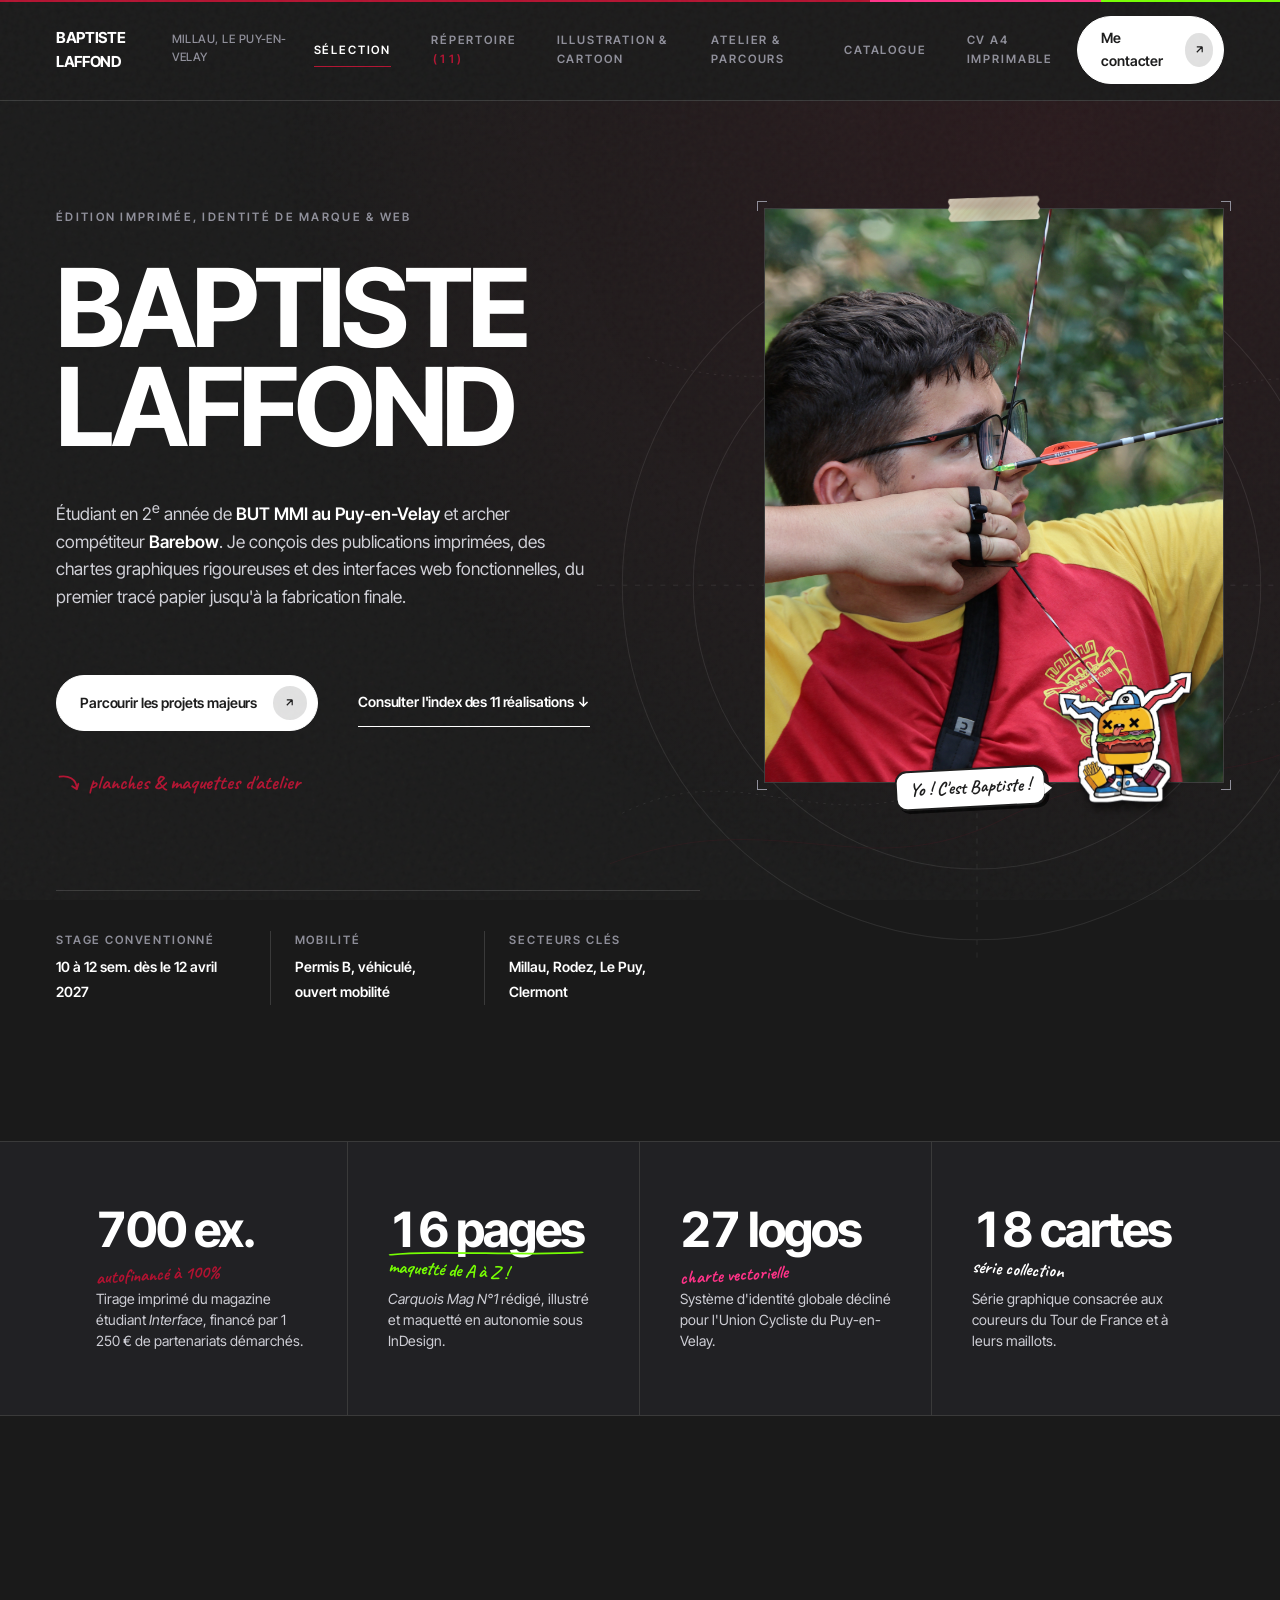
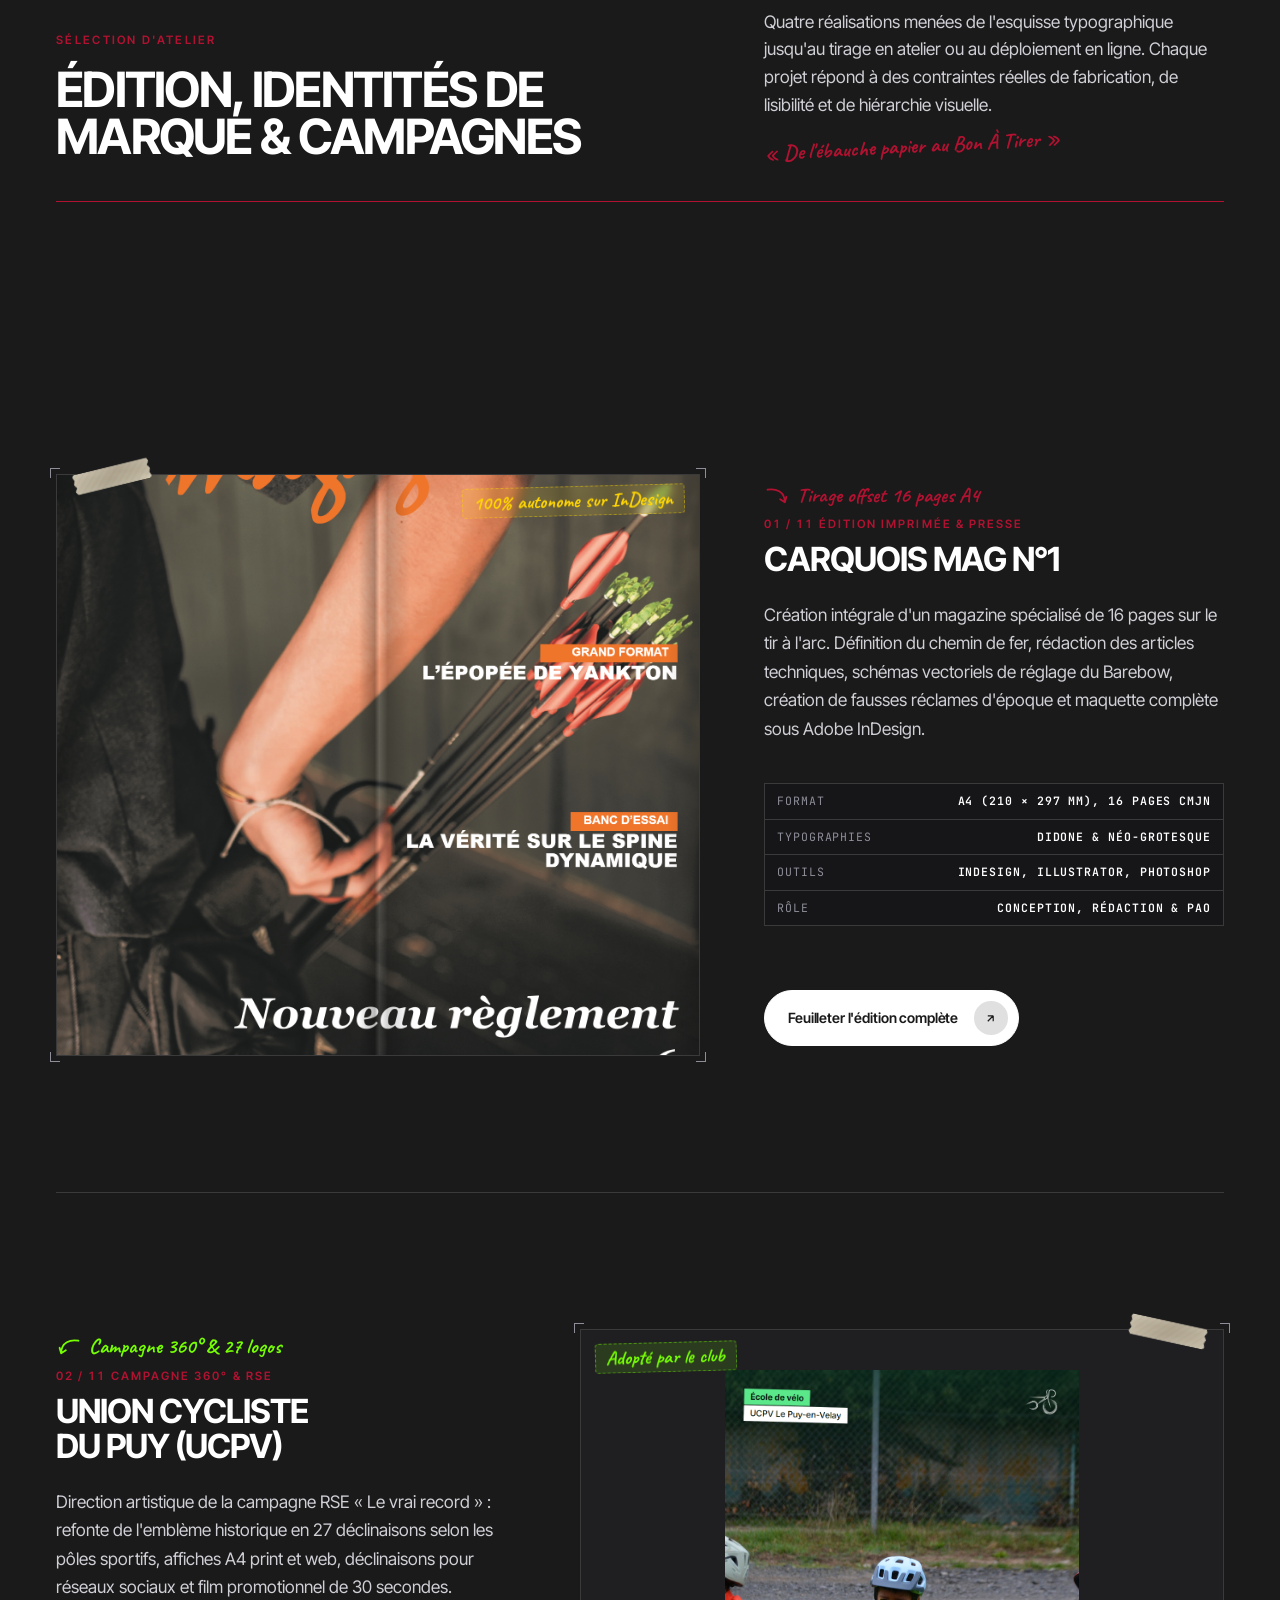
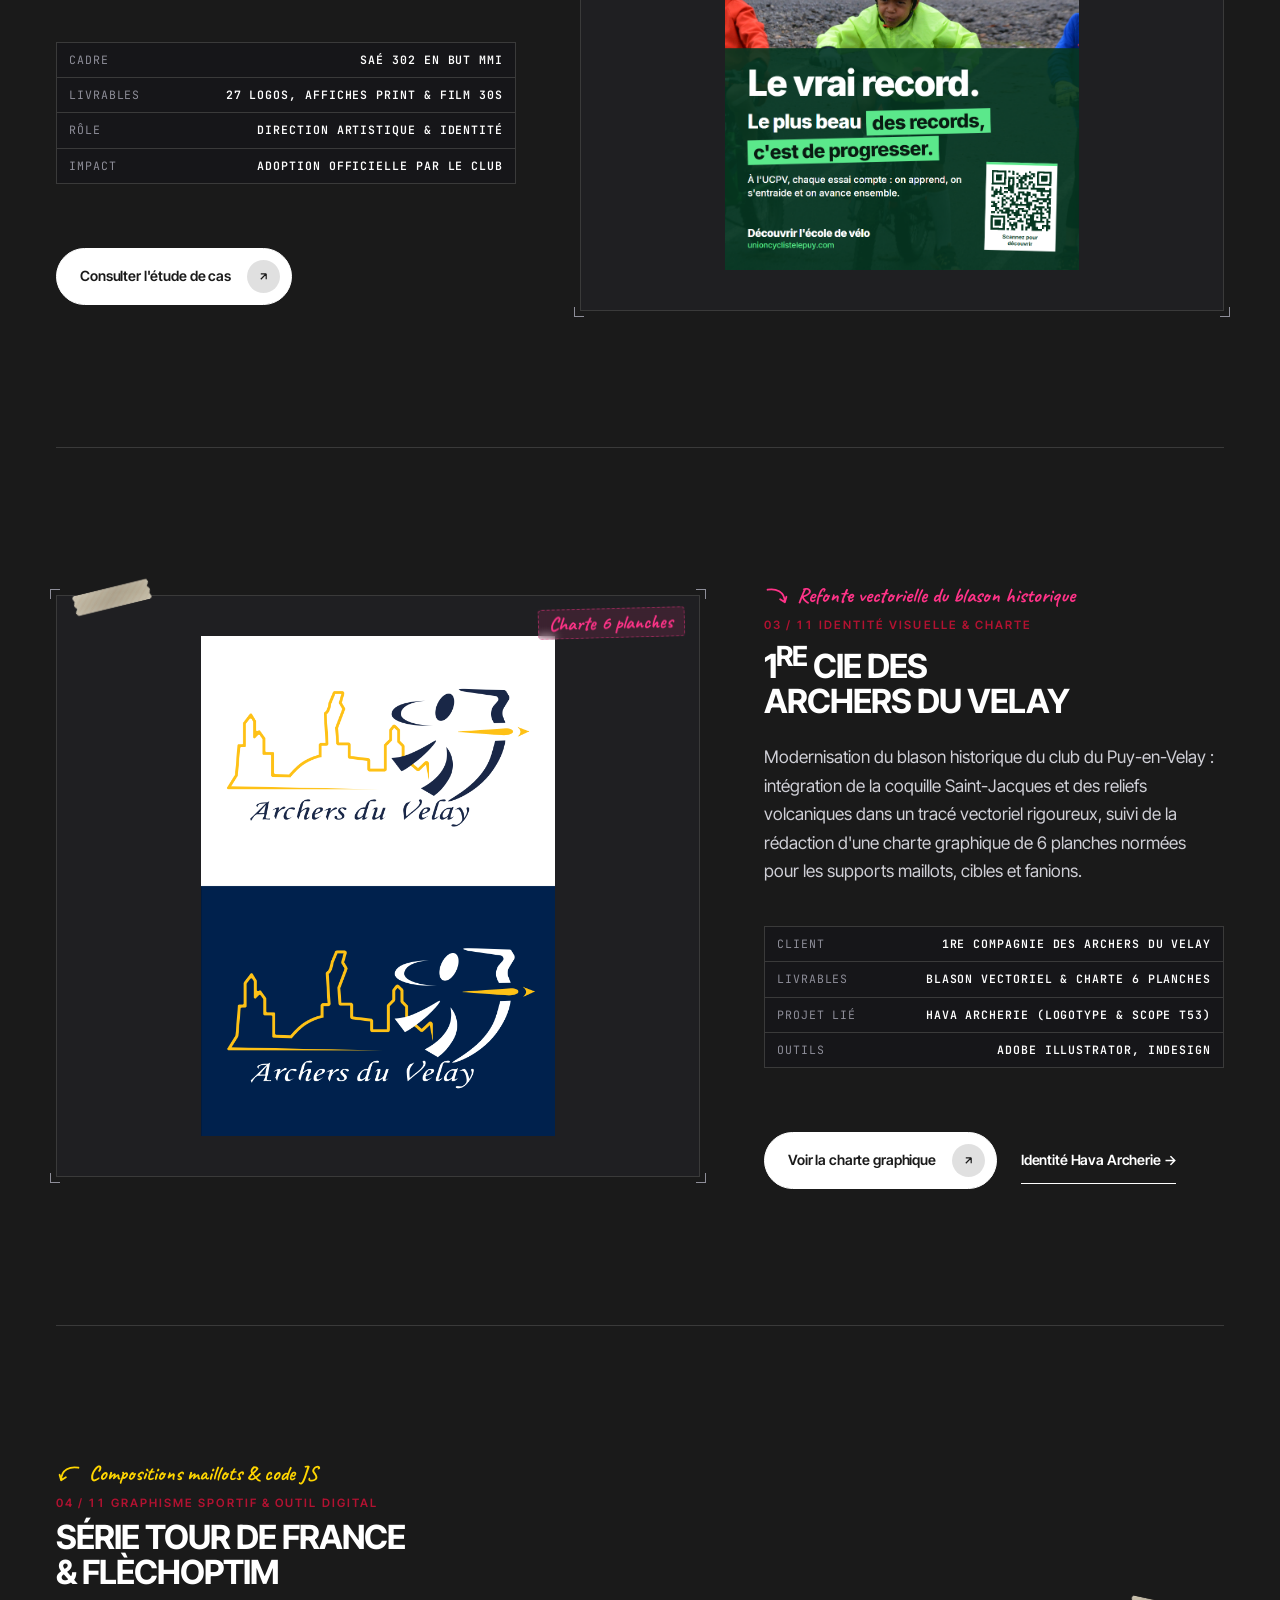
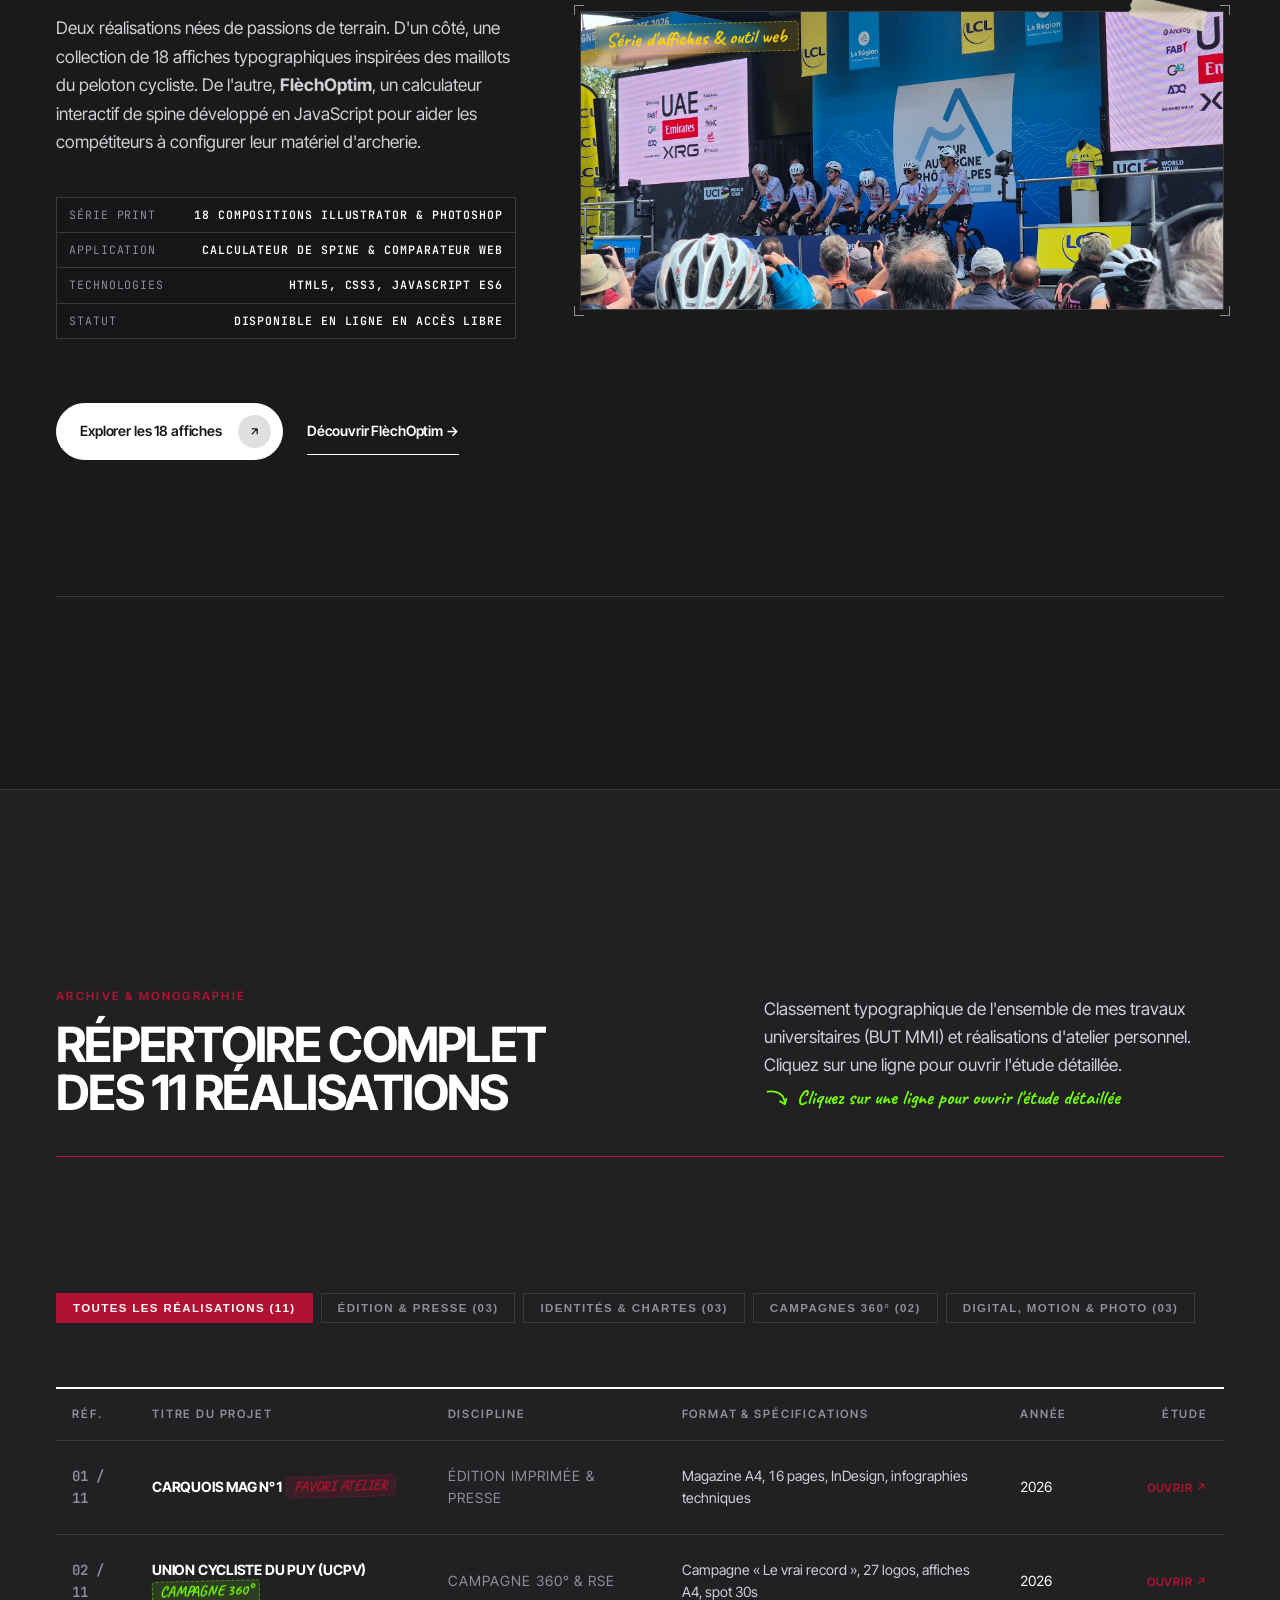
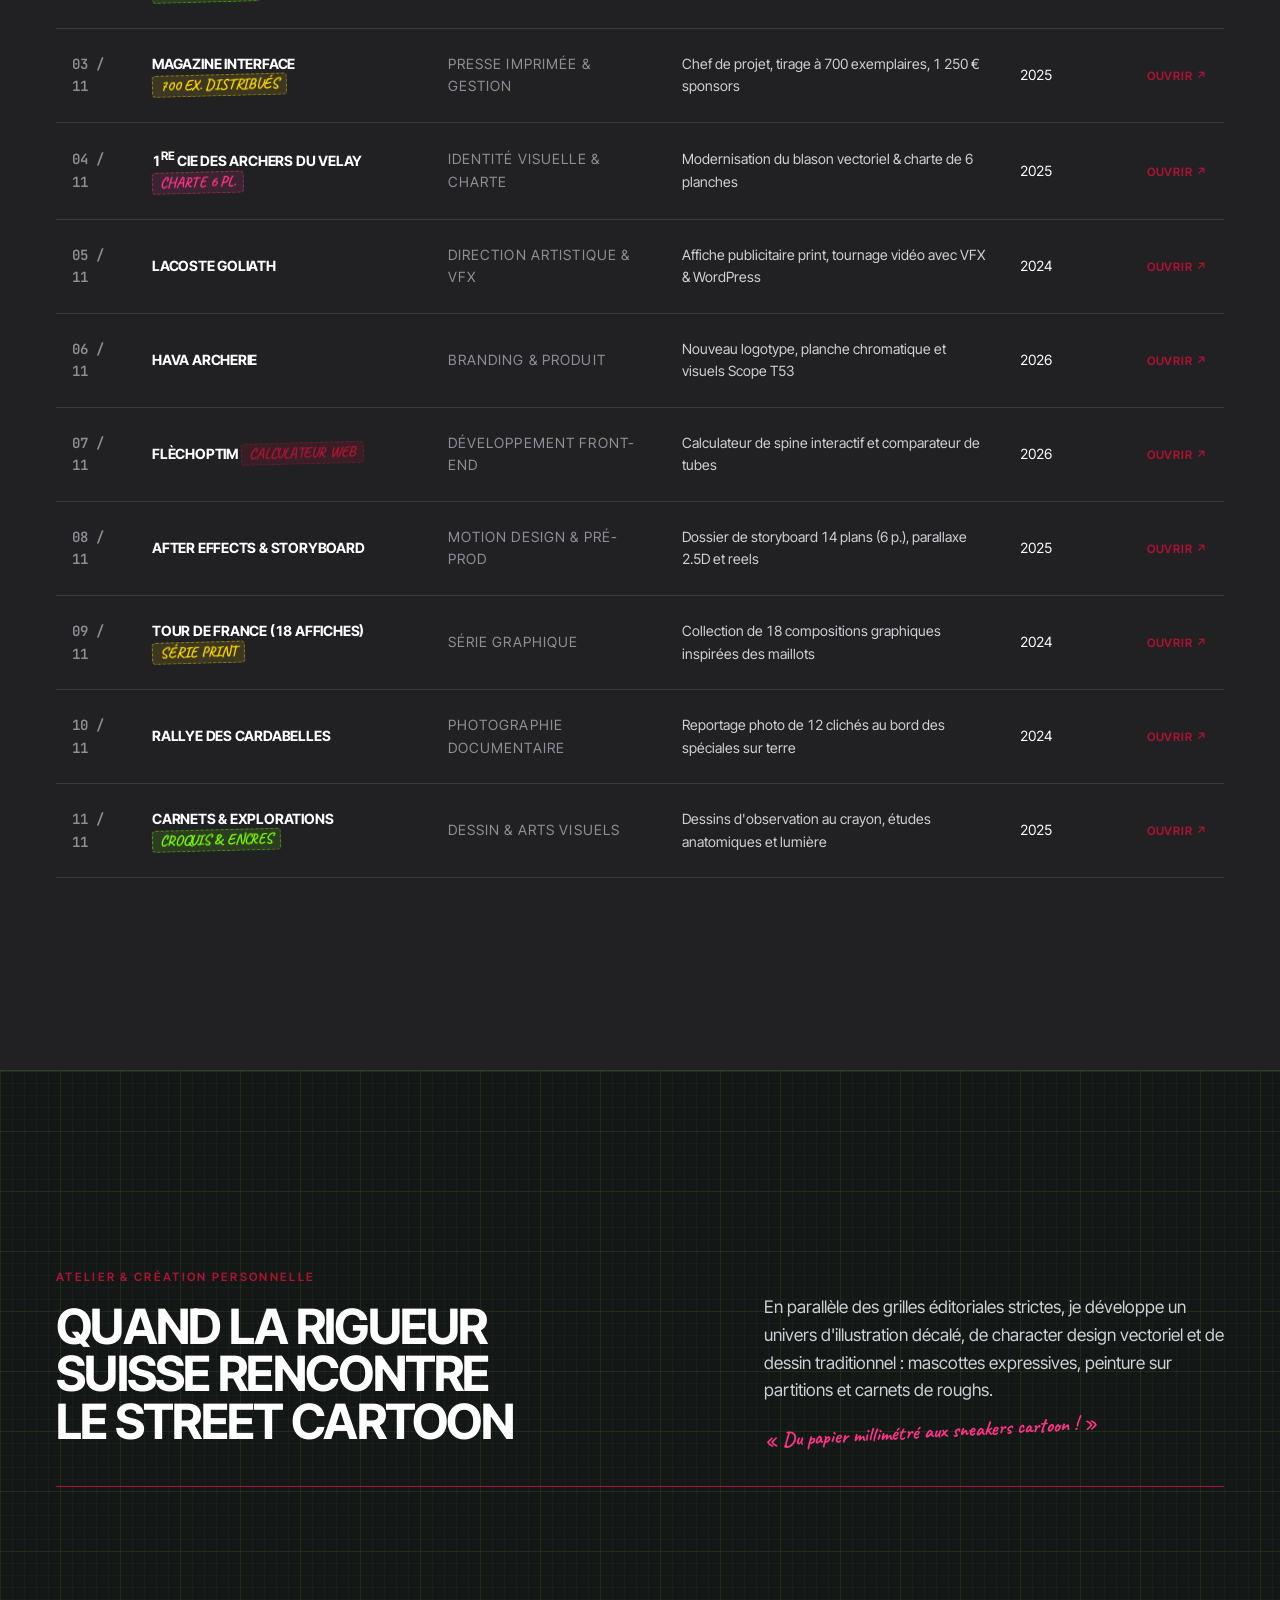
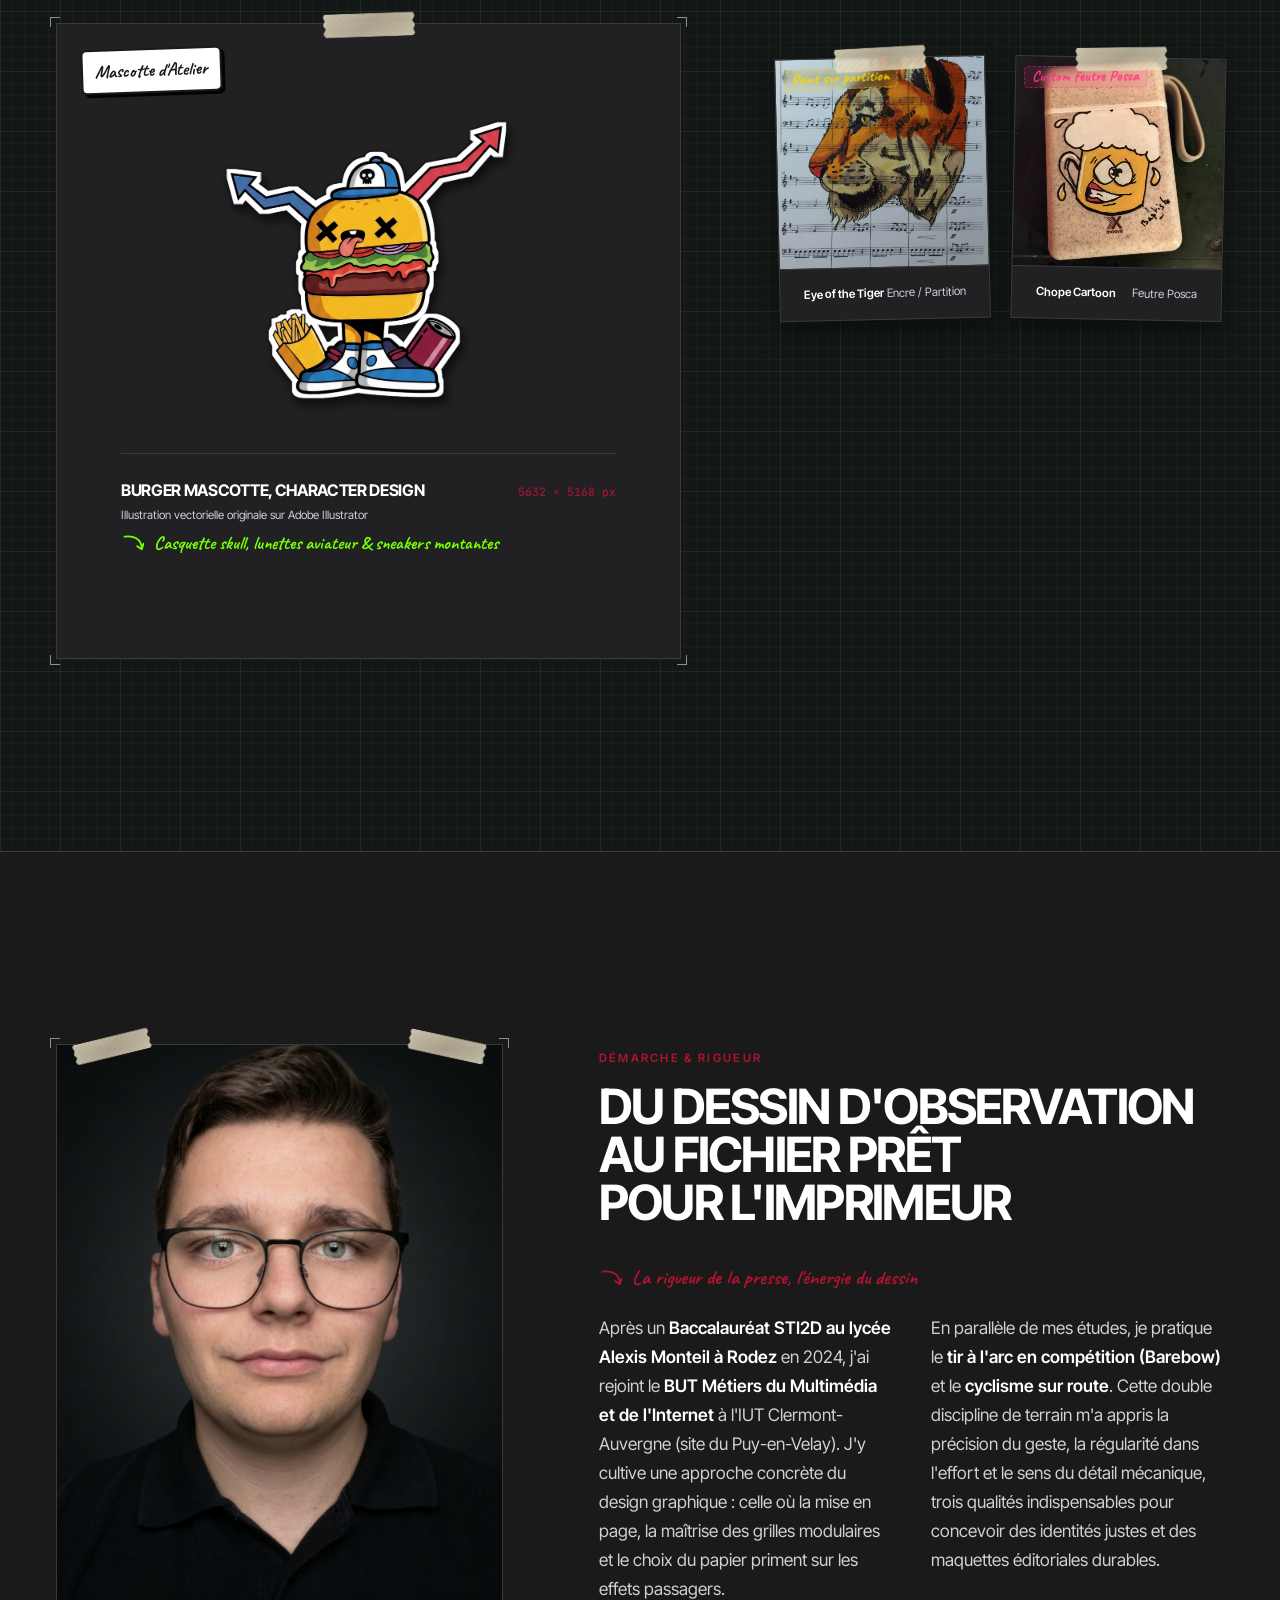
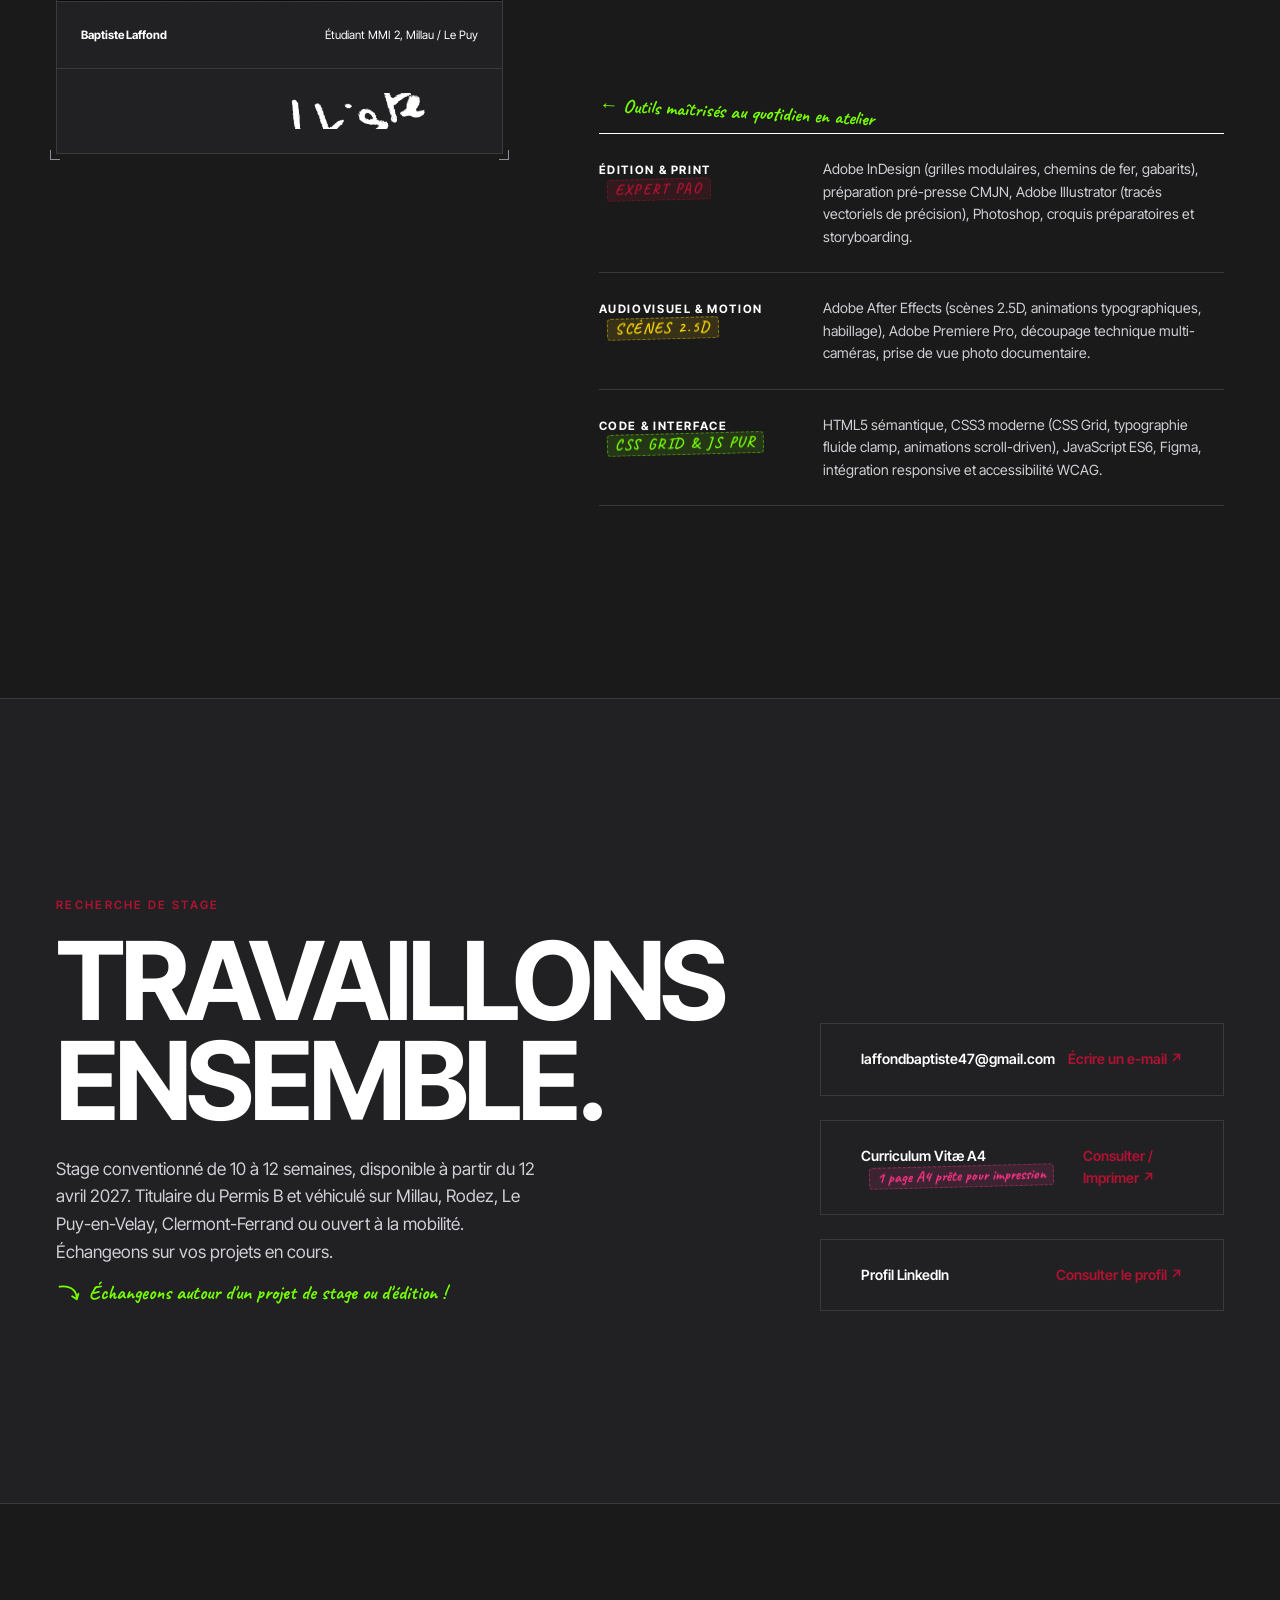
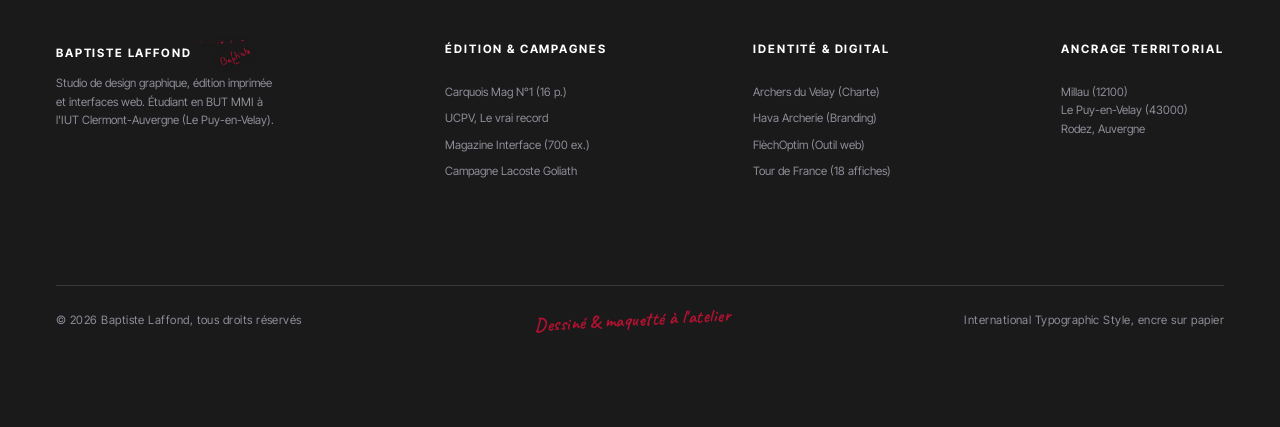
<file: index.html>
<!DOCTYPE html>
<html lang="fr-CH">

<head>
    <meta charset="UTF-8">
    <meta name="viewport" content="width=device-width, initial-scale=1.0">
    <meta name="color-scheme" content="dark">
    <title>Baptiste Laffond, Design Graphique, Édition &amp; Typographie</title>

    <!-- Typographie Néo-Grotesque Suisse (Inter Tight), Accent Éditorial (Instrument Serif) & Écriture d'Atelier (Caveat) -->
    <link rel="preconnect" href="https://fonts.googleapis.com">
    <link rel="preconnect" href="https://fonts.gstatic.com" crossorigin>
    <link href="https://fonts.googleapis.com/css2?family=Caveat:wght@600;700&family=Instrument+Serif:ital@0;1&family=Inter+Tight:ital,wght@0,400;0,500;0,600;0,700;1,400;1,500&family=JetBrains+Mono:wght@400;600&display=swap" rel="stylesheet">

    <link rel="stylesheet" href="portfolio-style.css">
</head>

<body>
    <!-- ==========================================================================
       0. DÉFINITIONS SVG D'ATELIER (FILTRE STICKER VINYLE DIE-CUT & TAMPON ENCREUR)
       ========================================================================== -->
    <svg width="0" height="0" style="position:absolute; width:0; height:0; pointer-events:none;" aria-hidden="true">
        <defs>
            <!-- Filtre de découpe d'autocollant vinyle blanc (Die-Cut Sticker) pour mascottes & croquis -->
            <filter id="vinyl-sticker" x="-18%" y="-18%" width="136%" height="136%" color-interpolation-filters="sRGB">
                <feMorphology in="SourceAlpha" result="DILATED_WHITE" operator="dilate" radius="3.8"></feMorphology>
                <feFlood flood-color="#FFFFFF" flood-opacity="1" result="WHITE_FILL"></feFlood>
                <feComposite in="WHITE_FILL" in2="DILATED_WHITE" operator="in" result="WHITE_BORDER"></feComposite>
                <feMorphology in="DILATED_WHITE" result="DILATED_BLACK" operator="dilate" radius="1"></feMorphology>
                <feFlood flood-color="#121214" flood-opacity="0.9" result="BLACK_FILL"></feFlood>
                <feComposite in="BLACK_FILL" in2="DILATED_BLACK" operator="in" result="OUTER_LINE"></feComposite>
                <feDropShadow in="OUTER_LINE" dx="3" dy="6" stdDeviation="4" flood-color="#000000" flood-opacity="0.65" result="STICKER_SHADOW"></feDropShadow>
                <feMerge>
                    <feMergeNode in="STICKER_SHADOW"></feMergeNode>
                    <feMergeNode in="OUTER_LINE"></feMergeNode>
                    <feMergeNode in="WHITE_BORDER"></feMergeNode>
                    <feMergeNode in="SourceGraphic"></feMergeNode>
                </feMerge>
            </filter>

            <!-- Filtre de grain d'encre humide pour tampons de Bon À Tirer (BAT) -->
            <filter id="stamp-rough" x="-5%" y="-5%" width="110%" height="110%">
                <feTurbulence type="fractalNoise" baseFrequency="0.09" numOctaves="2" result="noise"></feTurbulence>
                <feDisplacementMap in="SourceGraphic" in2="noise" scale="1.4" xChannelSelector="R" yChannelSelector="G"></feDisplacementMap>
            </filter>
        </defs>
    </svg>

    <!-- Lumière d'ambiance unifiante & tactile -->
    <div class="ambient-layer" aria-hidden="true"></div>

    <!-- ==========================================================================
       1. NAVIGATION ARCHITECTURALE FLOTTANTE
       ========================================================================== -->
    <header class="topbar">
        <div class="topbar-inner">
            <a href="portfolio.html" class="brand-mark" aria-label="Accueil Baptiste Laffond">
                Baptiste Laffond
                <span class="brand-mark-sub">Millau, Le Puy-en-Velay</span>
            </a>

            <nav class="nav-links" aria-label="Navigation principale">
                <a href="#selection" class="nav-link active">Sélection</a>
                <a href="#repertoire" class="nav-link">Répertoire <span class="nav-link-badge">(11)</span></a>
                <a href="#illustration" class="nav-link">Illustration &amp; Cartoon</a>
                <a href="#atelier" class="nav-link">Atelier &amp; Parcours</a>
                <a href="projets.html" class="nav-link">Catalogue</a>
                <a href="cv-print.html" target="_blank" class="nav-link">CV A4 Imprimable</a>
            </nav>

            <div style="display:flex; align-items:center; gap:var(--space-sm);">
                <a href="#contact" class="cta-swiss">
                    <span>Me contacter</span>
                    <span class="arrow-circle" aria-hidden="true">
                        <svg viewBox="0 0 24 24"><path d="M7 17L17 7M17 7H7M17 7V17"/></svg>
                    </span>
                </a>

                <!-- Bouton Menu Burger Mobile Responsive -->
                <button class="burger-btn" type="button" aria-label="Ouvrir le menu de navigation" aria-expanded="false" aria-controls="mobile-drawer">
                    <span class="burger-box">
                        <span class="burger-line line-1"></span>
                        <span class="burger-line line-2"></span>
                        <span class="burger-line line-3"></span>
                    </span>
                </button>
            </div>
        </div>
    </header>

    <!-- TIROIR DE NAVIGATION MOBILE RESPONSIVE -->
    <div class="mobile-drawer" id="mobile-drawer" aria-hidden="true">
        <div class="mobile-drawer-inner">
            <div class="mobile-drawer-head">
                <span class="eyebrow eyebrow-accent">Navigation mobile</span>
                <span class="draw-note rotate-right" style="color:var(--accent-lime); font-size:1.15rem;">« Studio d'atelier »</span>
            </div>
            <nav class="mobile-nav-links" aria-label="Navigation mobile">
                <a href="#selection" class="mobile-nav-link active"><span>Sélection d'atelier</span><span class="mobile-nav-num">01</span></a>
                <a href="#repertoire" class="mobile-nav-link"><span>Répertoire complet (11)</span><span class="mobile-nav-num">02</span></a>
                <a href="#illustration" class="mobile-nav-link"><span>Illustration &amp; Cartoon</span><span class="mobile-nav-num">03</span></a>
                <a href="#atelier" class="mobile-nav-link"><span>Atelier &amp; Parcours</span><span class="mobile-nav-num">04</span></a>
                <a href="projets.html" class="mobile-nav-link"><span>Catalogue monographique</span><span class="mobile-nav-num">05</span></a>
                <a href="cv-print.html" target="_blank" class="mobile-nav-link"><span>CV A4 Imprimable</span><span class="mobile-nav-num">06</span></a>
            </nav>
            <div class="mobile-drawer-footer">
                <a href="mailto:laffondbaptiste47@gmail.com" class="mobile-drawer-contact">
                    <span>laffondbaptiste47@gmail.com</span>
                    <span style="color:var(--accent);">Écrire un e-mail ↗</span>
                </a>
                <div class="mobile-drawer-meta">
                    <span>Baptiste Laffond, BUT MMI</span>
                    <span>Millau / Le Puy-en-Velay</span>
                </div>
            </div>
        </div>
    </div>

    <main>
        <!-- ==========================================================================
           2. HERO SECTION — ASYMÉTRIE MÜLLER-BROCKMANN (7 / 5)
           ========================================================================== -->
        <section class="hero-swiss" id="accueil">
            <!-- Filigrane géométrique : Blason de tir WA concentrique + Courbes topographiques Causses/Velay -->
            <div class="hero-archery-topo-bg" aria-hidden="true">
                <svg viewBox="0 0 600 600" fill="none" xmlns="http://www.w3.org/2000/svg">
                    <!-- Axes de mire orthogonaux -->
                    <line x1="300" y1="0" x2="300" y2="600" stroke="#FFFFFF" stroke-width="0.75" stroke-dasharray="4 6"/>
                    <line x1="0" y1="300" x2="600" y2="300" stroke="#FFFFFF" stroke-width="0.75" stroke-dasharray="4 6"/>
                    <!-- Cercles concentriques d'un blason de tir à l'arc (Zones 1 à 10 + Mouche X) -->
                    <circle cx="300" cy="300" r="280" stroke="#FFFFFF" stroke-width="0.8"/>
                    <circle cx="300" cy="300" r="224" stroke="#FFFFFF" stroke-width="0.8"/>
                    <circle cx="300" cy="300" r="168" stroke="#FFFFFF" stroke-width="0.9"/>
                    <circle cx="300" cy="300" r="112" stroke="#B21231" stroke-width="1.2"/>
                    <circle cx="300" cy="300" r="56" stroke="#B21231" stroke-width="1.4"/>
                    <circle cx="300" cy="300" r="22" stroke="#76FF03" stroke-width="1.2" stroke-dasharray="3 3"/>
                    <!-- Croix centrale X (Mouche) -->
                    <path d="M292 300H308M300 292V308" stroke="#76FF03" stroke-width="1.5"/>
                    <!-- Courbes topographiques (Dénivelé Causses de Millau & Volcans du Velay) -->
                    <path d="M20 480 C 120 430, 180 510, 290 450 C 400 390, 470 440, 580 370" stroke="#FFFFFF" stroke-width="0.7" stroke-dasharray="2 4"/>
                    <path d="M10 520 C 140 470, 210 540, 320 485 C 430 430, 490 470, 590 410" stroke="#B21231" stroke-width="0.8"/>
                    <path d="M40 120 C 150 165, 240 90, 360 140 C 460 180, 520 110, 590 150" stroke="#FFFFFF" stroke-width="0.7" stroke-dasharray="2 4"/>
                </svg>
            </div>

            <div class="container">
                <div class="hero-grid">

                    <!-- Colonne 1 à 7 : Typographie monumentale & propos -->
                    <div class="hero-left reveal-swiss">
                        <div class="eyebrow">
                            <span>Édition imprimée, identité de marque &amp; web</span>
                        </div>

                        <h1 class="hero-type-architecture">
                            <span>Baptiste</span>
                            <span>Laffond</span>
                        </h1>

                        <p class="hero-lead">
                            Étudiant en 2<sup>e</sup> année de <strong>BUT MMI au Puy-en-Velay</strong> et archer compétiteur <strong>Barebow</strong>. Je conçois des publications imprimées, des chartes graphiques rigoureuses et des interfaces web fonctionnelles,
                            du premier tracé papier jusqu'à la fabrication finale.
                        </p>

                        <div class="hero-actions-row">
                            <a href="#selection" class="cta-swiss">
                                <span>Parcourir les projets majeurs</span>
                                <span class="arrow-circle" aria-hidden="true">
                                    <svg viewBox="0 0 24 24"><path d="M7 17L17 7M17 7H7M17 7V17"/></svg>
                                </span>
                            </a>
                            <a href="#repertoire" class="cta-secondary-swiss">
                                Consulter l'index des 11 réalisations ↓
                            </a>
                            <div class="draw-annotation" style="color:var(--accent); font-size:1.25rem;">
                                <svg class="draw-annotation-arrow" viewBox="0 0 32 28"><path d="M4 6 C 14 4, 26 8, 26 22 M 20 18 L 26 22 L 28 15"/></svg>
                                <span>planches &amp; maquettes d'atelier</span>
                            </div>
                        </div>

                        <!-- Tableau de fabrication & ancrage -->
                        <div class="hero-specs-table">
                            <div class="spec-cell">
                                <span class="spec-label">Stage conventionné</span>
                                <span class="spec-value">10 à 12 sem. dès le 12 avril 2027</span>
                            </div>
                            <div class="spec-cell">
                                <span class="spec-label">Mobilité</span>
                                <span class="spec-value">Permis B, véhiculé, ouvert mobilité</span>
                            </div>
                            <div class="spec-cell">
                                <span class="spec-label">Secteurs clés</span>
                                <span class="spec-value">Millau, Rodez, Le Puy, Clermont</span>
                            </div>
                        </div>
                    </div>

                    <!-- Colonne 8 à 12 : Photographie documentaire & Mascotte Sticker -->
                    <div class="hero-right reveal-swiss print-proof-frame" style="position:relative;">
                        <!-- Traits de coupe d'imprimeur aux 4 coins -->
                        <div class="print-crop-marks" aria-hidden="true"></div>
                        <!-- Scotch papier d'atelier (Masking Tape) -->
                        <div class="masking-tape top-center" aria-hidden="true"></div>

                        <figure class="hero-visual-frame">
                            <img src="Photo_profil.JPG" alt="Baptiste Laffond au pas de tir à l'arc en compétition" loading="eager">
                        </figure>

                        <!-- Mascotte Burger Cartoon en Sticker Vinyle Découpé (Die-Cut) -->
                        <div class="mascot-hero-wrap" title="Cliquez sur la mascotte d'atelier créée par Baptiste !">
                            <div class="mascot-speech-bubble">Yo ! C'est Baptiste !</div>
                            <img src="creations/burger-mascotte-web.png" alt="Burger Mascotte Cartoon dessinée par Baptiste Laffond" class="mascot-hero-img diecut-sticker-img zoomable-img">
                        </div>
                    </div>

                </div>
            </div>
        </section>

        <!-- ==========================================================================
           3. BANDEAU DE DONNÉES & MÉTRIQUES DE FABRICATION
           ========================================================================== -->
        <section class="stats-swiss-strip" aria-label="Données de production">
            <div class="container">
                <div class="stats-grid">
                    <div class="stat-box">
                        <div class="stat-numeral">700 ex.</div>
                        <div class="draw-note rotate-left" style="font-size:1.15rem; margin-bottom:var(--space-2xs); color:var(--accent);">autofinancé à 100%</div>
                        <div class="stat-label">Tirage imprimé du magazine étudiant <em>Interface</em>, financé par 1 250 € de partenariats démarchés.</div>
                    </div>
                    <div class="stat-box">
                        <div class="stat-numeral">
                            <span class="draw-underline-wrap">
                                16 pages
                                <svg class="draw-underline-svg" viewBox="0 0 120 14" fill="none" preserveAspectRatio="none" style="bottom:-3px; height:8px; color:var(--accent-lime);">
                                    <path d="M2 10 C 30 2, 80 12, 118 6" stroke="currentColor" stroke-width="3" stroke-linecap="round"/>
                                </svg>
                            </span>
                        </div>
                        <div class="draw-note rotate-right" style="font-size:1.15rem; margin-bottom:var(--space-2xs); color:var(--accent-lime);">maquetté de A à Z !</div>
                        <div class="stat-label"><em>Carquois Mag N°1</em> rédigé, illustré et maquetté en autonomie sous InDesign.</div>
                    </div>
                    <div class="stat-box">
                        <div class="stat-numeral">27 logos</div>
                        <div class="draw-note rotate-left" style="font-size:1.15rem; margin-bottom:var(--space-2xs); color:var(--accent-pink);">charte vectorielle</div>
                        <div class="stat-label">Système d'identité globale décliné pour l'Union Cycliste du Puy-en-Velay.</div>
                    </div>
                    <div class="stat-box">
                        <div class="stat-numeral">18 cartes</div>
                        <div class="draw-note rotate-right" style="font-size:1.15rem; margin-bottom:var(--space-2xs); color:#FFFFFF;">série collection</div>
                        <div class="stat-label">Série graphique consacrée aux coureurs du Tour de France et à leurs maillots.</div>
                    </div>
                </div>
            </div>
        </section>

        <!-- ==========================================================================
           4. SÉLECTION D'ATELIER : 4 GRANDES PLANCHES D'EXPOSITION (ASYMÉTRIQUES)
           ========================================================================== -->
        <section class="section-works-exhibition" id="selection">
            <div class="container">

                <header class="section-head-asymmetric reveal-swiss">
                    <div>
                        <div class="eyebrow eyebrow-accent">Sélection d'atelier</div>
                        <h2>Édition, identités de marque &amp; campagnes</h2>
                    </div>
                    <div>
                        <p>
                            Quatre réalisations menées de l'esquisse typographique jusqu'au tirage en atelier ou au déploiement en ligne. Chaque projet répond à des contraintes réelles de fabrication, de lisibilité et de hiérarchie visuelle.
                        </p>
                        <div style="margin-top:var(--space-sm);">
                            <span class="draw-note rotate-left" style="color:var(--accent); font-size:1.35rem;">« De l'ébauche papier au Bon À Tirer »</span>
                        </div>
                    </div>
                </header>

                <!-- PLANCHE 01 : CARQUOIS MAG N°1 (7 / 5) -->
                <article class="work-spread reveal-swiss">
                    <div class="work-spread-visual print-proof-frame magazine-crease-overlay" style="position:relative; overflow:visible;">
                        <div class="print-crop-marks" aria-hidden="true"></div>
                        <div class="masking-tape top-left" aria-hidden="true"></div>
                        <span class="handwritten-tag yellow" style="position:absolute; top:14px; right:14px; z-index:4;">100% autonome sur InDesign</span>
                        <img src="carquois-mag-p1.png" alt="Couverture de Carquois Mag N°1" class="zoomable-img">
                    </div>
                    <div class="work-spread-info">
                        <div class="draw-annotation" style="margin-bottom:var(--space-xs); color:var(--accent);">
                            <svg class="draw-annotation-arrow" viewBox="0 0 32 28"><path d="M4 6 C 14 4, 26 8, 26 22 M 20 18 L 26 22 L 28 15"/></svg>
                            <span>Tirage offset 16 pages A4</span>
                        </div>
                        <span class="work-folio">01 / 11 Édition imprimée &amp; Presse</span>
                        <h3 class="work-title">Carquois Mag N°1</h3>
                        <p class="work-desc">
                            Création intégrale d'un magazine spécialisé de 16 pages sur le tir à l'arc. Définition du chemin de fer, rédaction des articles techniques, schémas vectoriels de réglage du Barebow, création de fausses réclames d'époque et maquette complète sous Adobe
                            InDesign.
                        </p>
                        <ul class="work-specs-list">
                            <li><span>Format</span><span>A4 (210 × 297 mm), 16 pages CMJN</span></li>
                            <li><span>Typographies</span><span>Didone &amp; Néo-Grotesque</span></li>
                            <li><span>Outils</span><span>InDesign, Illustrator, Photoshop</span></li>
                            <li><span>Rôle</span><span>Conception, Rédaction &amp; PAO</span></li>
                        </ul>
                        <div>
                            <a href="carquois_mag-1.html" class="cta-swiss">
                                <span>Feuilleter l'édition complète</span>
                                <span class="arrow-circle" aria-hidden="true">
                                    <svg viewBox="0 0 24 24"><path d="M7 17L17 7M17 7H7M17 7V17"/></svg>
                                </span>
                            </a>
                        </div>
                    </div>
                </article>

                <!-- PLANCHE 02 : UNION CYCLISTE DU PUY (ASYMÉTRIE INVERSÉE 5 / 7) -->
                <article class="work-spread reverse reveal-swiss">
                    <div class="work-spread-visual contain-fit print-proof-frame" style="background:#0b3b27; position:relative; overflow:visible;">
                        <div class="print-crop-marks" aria-hidden="true"></div>
                        <div class="masking-tape top-right" aria-hidden="true"></div>
                        <span class="handwritten-tag lime" style="position:absolute; top:14px; left:14px; z-index:4;">Adopté par le club</span>
                        <img src="ucpv-affiche-web.png" alt="Affiche de la campagne UCPV Le vrai record" class="zoomable-img">
                    </div>
                    <div class="work-spread-info">
                        <div class="draw-annotation lime" style="margin-bottom:var(--space-xs);">
                            <svg class="draw-annotation-arrow" viewBox="0 0 32 28"><path d="M28 6 C 18 4, 6 8, 6 22 M 12 18 L 6 22 L 4 15"/></svg>
                            <span>Campagne 360° &amp; 27 logos</span>
                        </div>
                        <span class="work-folio">02 / 11 Campagne 360° &amp; RSE</span>
                        <h3 class="work-title">Union Cycliste du Puy (UCPV)</h3>
                        <p class="work-desc">
                            Direction artistique de la campagne RSE « Le vrai record » : refonte de l'emblème historique en 27 déclinaisons selon les pôles sportifs, affiches A4 print et web, déclinaisons pour réseaux sociaux et film promotionnel de 30 secondes.
                        </p>
                        <ul class="work-specs-list">
                            <li><span>Cadre</span><span>SAÉ 302 en BUT MMI</span></li>
                            <li><span>Livrables</span><span>27 logos, affiches print &amp; film 30s</span></li>
                            <li><span>Rôle</span><span>Direction artistique &amp; Identité</span></li>
                            <li><span>Impact</span><span>Adoption officielle par le club</span></li>
                        </ul>
                        <div>
                            <a href="ucpv.html" class="cta-swiss">
                                <span>Consulter l'étude de cas</span>
                                <span class="arrow-circle" aria-hidden="true">
                                    <svg viewBox="0 0 24 24"><path d="M7 17L17 7M17 7H7M17 7V17"/></svg>
                                </span>
                            </a>
                        </div>
                    </div>
                </article>

                <!-- PLANCHE 03 : ARCHERS DU VELAY & HAVA ARCHERIE (7 / 5) -->
                <article class="work-spread reveal-swiss">
                    <div class="work-spread-visual contain-fit print-proof-frame" style="background:var(--paper-surface); position:relative; overflow:visible;">
                        <div class="print-crop-marks" aria-hidden="true"></div>
                        <div class="masking-tape top-left" aria-hidden="true"></div>
                        <span class="handwritten-tag pink" style="position:absolute; top:14px; right:14px; z-index:4;">Charte 6 planches</span>
                        <img src="archers-velay-presentation.png" alt="Présentation de la charte Archers du Velay" class="zoomable-img">
                    </div>
                    <div class="work-spread-info">
                        <div class="draw-annotation pink" style="margin-bottom:var(--space-xs);">
                            <svg class="draw-annotation-arrow" viewBox="0 0 32 28"><path d="M4 6 C 14 4, 26 8, 26 22 M 20 18 L 26 22 L 28 15"/></svg>
                            <span>Refonte vectorielle du blason historique</span>
                        </div>
                        <span class="work-folio">03 / 11 Identité visuelle &amp; Charte</span>
                        <h3 class="work-title">1<sup>re</sup> Cie des Archers du Velay</h3>
                        <p class="work-desc">
                            Modernisation du blason historique du club du Puy-en-Velay : intégration de la coquille Saint-Jacques et des reliefs volcaniques dans un tracé vectoriel rigoureux, suivi de la rédaction d'une charte graphique de 6 planches normées pour les supports maillots,
                            cibles et fanions.
                        </p>
                        <ul class="work-specs-list">
                            <li><span>Client</span><span>1re Compagnie des Archers du Velay</span></li>
                            <li><span>Livrables</span><span>Blason vectoriel &amp; Charte 6 planches</span></li>
                            <li><span>Projet lié</span><span>Hava Archerie (Logotype &amp; Scope T53)</span></li>
                            <li><span>Outils</span><span>Adobe Illustrator, InDesign</span></li>
                        </ul>
                        <div style="display:flex; gap:var(--space-md); flex-wrap:wrap; align-items:center;">
                            <a href="archers-du-velay.html" class="cta-swiss">
                                <span>Voir la charte graphique</span>
                                <span class="arrow-circle" aria-hidden="true">
                                    <svg viewBox="0 0 24 24"><path d="M7 17L17 7M17 7H7M17 7V17"/></svg>
                                </span>
                            </a>
                            <a href="hava-archerie.html" class="cta-secondary-swiss">
                                Identité Hava Archerie →
                            </a>
                        </div>
                    </div>
                </article>

                <!-- PLANCHE 04 : SÉRIE TOUR DE FRANCE & FLÈCHOPTIM (ASYMÉTRIE INVERSÉE 5 / 7) -->
                <article class="work-spread reverse reveal-swiss">
                    <div class="work-spread-visual print-proof-frame" style="position:relative; overflow:visible;">
                        <div class="print-crop-marks" aria-hidden="true"></div>
                        <div class="masking-tape top-right" aria-hidden="true"></div>
                        <span class="handwritten-tag yellow" style="position:absolute; top:14px; left:14px; z-index:4;">Série d'affiches &amp; outil web</span>
                        <img src="herotdf.jpg" alt="Collection des 18 affiches Tour de France" class="zoomable-img">
                    </div>
                    <div class="work-spread-info">
                        <div class="draw-annotation yellow" style="margin-bottom:var(--space-xs);">
                            <svg class="draw-annotation-arrow" viewBox="0 0 32 28"><path d="M28 6 C 18 4, 6 8, 6 22 M 12 18 L 6 22 L 4 15"/></svg>
                            <span>Compositions maillots &amp; code JS</span>
                        </div>
                        <span class="work-folio">04 / 11 Graphisme sportif &amp; Outil digital</span>
                        <h3 class="work-title">Série Tour de France &amp; FlèchOptim</h3>
                        <p class="work-desc">
                            Deux réalisations nées de passions de terrain. D'un côté, une collection de 18 affiches typographiques inspirées des maillots du peloton cycliste. De l'autre, <strong>FlèchOptim</strong>, un calculateur interactif de spine
                            développé en JavaScript pour aider les compétiteurs à configurer leur matériel d'archerie.
                        </p>
                        <ul class="work-specs-list">
                            <li><span>Série Print</span><span>18 compositions Illustrator &amp; Photoshop</span></li>
                            <li><span>Application</span><span>Calculateur de spine &amp; comparateur web</span></li>
                            <li><span>Technologies</span><span>HTML5, CSS3, JavaScript ES6</span></li>
                            <li><span>Statut</span><span>Disponible en ligne en accès libre</span></li>
                        </ul>
                        <div style="display:flex; gap:var(--space-md); flex-wrap:wrap; align-items:center;">
                            <a href="tour-de-france.html" class="cta-swiss">
                                <span>Explorer les 18 affiches</span>
                                <span class="arrow-circle" aria-hidden="true">
                                    <svg viewBox="0 0 24 24"><path d="M7 17L17 7M17 7H7M17 7V17"/></svg>
                                </span>
                            </a>
                            <a href="FlechOptim.html" class="cta-secondary-swiss">
                                Découvrir FlèchOptim →
                            </a>
                        </div>
                    </div>
                </article>

            </div>
        </section>

        <!-- ==========================================================================
           5. RÉPERTOIRE ÉDITORIAL COMPLET DES 11 PROJETS (TABLE SUISSE)
           ========================================================================== -->
        <section class="section-archive-table" id="repertoire">
            <div class="container">

                <header class="section-head-asymmetric reveal-swiss">
                    <div>
                        <div class="eyebrow eyebrow-accent">Archive &amp; Monographie</div>
                        <h2>Répertoire complet des 11 réalisations</h2>
                    </div>
                    <div>
                        <p>
                            Classement typographique de l'ensemble de mes travaux universitaires (BUT MMI) et réalisations d'atelier personnel. Cliquez sur une ligne pour ouvrir l'étude détaillée.
                        </p>
                        <div class="draw-annotation lime" style="margin-top:var(--space-xs); font-size:1.25rem;">
                            <svg class="draw-annotation-arrow" viewBox="0 0 32 28"><path d="M4 6 C 14 4, 26 8, 26 22 M 20 18 L 26 22 L 28 15"/></svg>
                            <span>Cliquez sur une ligne pour ouvrir l'étude détaillée</span>
                        </div>
                    </div>
                </header>

                <div class="archive-filter-bar reveal-swiss" role="group" aria-label="Filtrer par discipline">
                    <button type="button" class="filter-chip active" data-filter="all">Toutes les réalisations (11)</button>
                    <button type="button" class="filter-chip" data-filter="print">Édition &amp; Presse (03)</button>
                    <button type="button" class="filter-chip" data-filter="branding">Identités &amp; Chartes (03)</button>
                    <button type="button" class="filter-chip" data-filter="campaign">Campagnes 360° (02)</button>
                    <button type="button" class="filter-chip" data-filter="digital">Digital, Motion &amp; Photo (03)</button>
                </div>

                <div class="swiss-table-wrap reveal-swiss">
                    <table class="swiss-table">
                        <thead>
                            <tr>
                                <th style="width: 80px;">Réf.</th>
                                <th>Titre du projet</th>
                                <th>Discipline</th>
                                <th>Format &amp; Spécifications</th>
                                <th style="width: 100px;">Année</th>
                                <th style="width: 120px; text-align: right;">Étude</th>
                            </tr>
                        </thead>
                        <tbody>
                            <!-- 01 -->
                            <tr class="project-row" data-category="print" data-href="carquois_mag-1.html">
                                <td class="project-row-num">01 / 11</td>
                                <td class="project-row-name">Carquois Mag N°1 <span class="handwritten-tag sm">favori atelier</span></td>
                                <td class="project-row-cat">Édition imprimée &amp; Presse</td>
                                <td class="project-row-details">Magazine A4, 16 pages, InDesign, infographies techniques</td>
                                <td>2026</td>
                                <td style="text-align: right;"><span class="project-row-cta">Ouvrir ↗</span></td>
                            </tr>
                            <!-- 02 -->
                            <tr class="project-row" data-category="campaign" data-href="ucpv.html">
                                <td class="project-row-num">02 / 11</td>
                                <td class="project-row-name">Union Cycliste du Puy (UCPV) <span class="handwritten-tag lime sm">campagne 360°</span></td>
                                <td class="project-row-cat">Campagne 360° &amp; RSE</td>
                                <td class="project-row-details">Campagne « Le vrai record », 27 logos, affiches A4, spot 30s</td>
                                <td>2026</td>
                                <td style="text-align: right;"><span class="project-row-cta">Ouvrir ↗</span></td>
                            </tr>
                            <!-- 03 -->
                            <tr class="project-row" data-category="print" data-href="mag-interface.html">
                                <td class="project-row-num">03 / 11</td>
                                <td class="project-row-name">Magazine Interface <span class="handwritten-tag yellow sm">700 ex. distribués</span></td>
                                <td class="project-row-cat">Presse imprimée &amp; Gestion</td>
                                <td class="project-row-details">Chef de projet, tirage à 700 exemplaires, 1 250 € sponsors</td>
                                <td>2025</td>
                                <td style="text-align: right;"><span class="project-row-cta">Ouvrir ↗</span></td>
                            </tr>
                            <!-- 04 -->
                            <tr class="project-row" data-category="branding" data-href="archers-du-velay.html">
                                <td class="project-row-num">04 / 11</td>
                                <td class="project-row-name">1<sup>re</sup> Cie des Archers du Velay <span class="handwritten-tag pink sm">charte 6 pl.</span></td>
                                <td class="project-row-cat">Identité visuelle &amp; Charte</td>
                                <td class="project-row-details">Modernisation du blason vectoriel &amp; charte de 6 planches</td>
                                <td>2025</td>
                                <td style="text-align: right;"><span class="project-row-cta">Ouvrir ↗</span></td>
                            </tr>
                            <!-- 05 -->
                            <tr class="project-row" data-category="campaign" data-href="lacoste_project.html">
                                <td class="project-row-num">05 / 11</td>
                                <td class="project-row-name">Lacoste Goliath</td>
                                <td class="project-row-cat">Direction artistique &amp; VFX</td>
                                <td class="project-row-details">Affiche publicitaire print, tournage vidéo avec VFX &amp; WordPress</td>
                                <td>2024</td>
                                <td style="text-align: right;"><span class="project-row-cta">Ouvrir ↗</span></td>
                            </tr>
                            <!-- 06 -->
                            <tr class="project-row" data-category="branding" data-href="hava-archerie.html">
                                <td class="project-row-num">06 / 11</td>
                                <td class="project-row-name">Hava Archerie</td>
                                <td class="project-row-cat">Branding &amp; Produit</td>
                                <td class="project-row-details">Nouveau logotype, planche chromatique et visuels Scope T53</td>
                                <td>2026</td>
                                <td style="text-align: right;"><span class="project-row-cta">Ouvrir ↗</span></td>
                            </tr>
                            <!-- 07 -->
                            <tr class="project-row" data-category="digital" data-href="FlechOptim.html">
                                <td class="project-row-num">07 / 11</td>
                                <td class="project-row-name">FlèchOptim <span class="handwritten-tag sm">calculateur web</span></td>
                                <td class="project-row-cat">Développement Front-End</td>
                                <td class="project-row-details">Calculateur de spine interactif et comparateur de tubes</td>
                                <td>2026</td>
                                <td style="text-align: right;"><span class="project-row-cta">Ouvrir ↗</span></td>
                            </tr>
                            <!-- 08 -->
                            <tr class="project-row" data-category="digital" data-href="motion-storyboard.html">
                                <td class="project-row-num">08 / 11</td>
                                <td class="project-row-name">After Effects &amp; Storyboard</td>
                                <td class="project-row-cat">Motion Design &amp; Pré-prod</td>
                                <td class="project-row-details">Dossier de storyboard 14 plans (6 p.), parallaxe 2.5D et reels</td>
                                <td>2025</td>
                                <td style="text-align: right;"><span class="project-row-cta">Ouvrir ↗</span></td>
                            </tr>
                            <!-- 09 -->
                            <tr class="project-row" data-category="branding" data-href="tour-de-france.html">
                                <td class="project-row-num">09 / 11</td>
                                <td class="project-row-name">Tour de France (18 affiches) <span class="handwritten-tag yellow sm">série print</span></td>
                                <td class="project-row-cat">Série graphique</td>
                                <td class="project-row-details">Collection de 18 compositions graphiques inspirées des maillots</td>
                                <td>2024</td>
                                <td style="text-align: right;"><span class="project-row-cta">Ouvrir ↗</span></td>
                            </tr>
                            <!-- 10 -->
                            <tr class="project-row" data-category="digital" data-href="rallye-cardabelles.html">
                                <td class="project-row-num">10 / 11</td>
                                <td class="project-row-name">Rallye des Cardabelles</td>
                                <td class="project-row-cat">Photographie documentaire</td>
                                <td class="project-row-details">Reportage photo de 12 clichés au bord des spéciales sur terre</td>
                                <td>2024</td>
                                <td style="text-align: right;"><span class="project-row-cta">Ouvrir ↗</span></td>
                            </tr>
                            <!-- 11 -->
                            <tr class="project-row" data-category="print" data-href="creation.html">
                                <td class="project-row-num">11 / 11</td>
                                <td class="project-row-name">Carnets &amp; Explorations <span class="handwritten-tag lime sm">croquis &amp; encres</span></td>
                                <td class="project-row-cat">Dessin &amp; Arts visuels</td>
                                <td class="project-row-details">Dessins d'observation au crayon, études anatomiques et lumière</td>
                                <td>2025</td>
                                <td style="text-align: right;"><span class="project-row-cta">Ouvrir ↗</span></td>
                            </tr>
                        </tbody>
                    </table>
                </div>

            </div>
        </section>

        <!-- ==========================================================================
           5B. ATELIER D'ILLUSTRATION & CHARACTER DESIGN (L'EFFIGIE CARTOON DE BAPTISTE)
           ========================================================================== -->
        <section class="section-illustration-cartoon" id="illustration">
            <div class="container">
                <div class="section-head-asymmetric reveal-swiss">
                    <div>
                        <div class="eyebrow"><span class="eyebrow-accent">Atelier &amp; Création Personnelle</span></div>
                        <h2>Quand la rigueur suisse rencontre le street cartoon</h2>
                    </div>
                    <div>
                        <p>
                            En parallèle des grilles éditoriales strictes, je développe un univers d'illustration décalé, de character design vectoriel et de dessin traditionnel : mascottes expressives, peinture sur partitions et carnets de roughs.
                        </p>
                        <div style="margin-top:var(--space-sm);">
                            <span class="draw-note rotate-left" style="color:var(--accent-pink); font-size:1.25rem;">« Du papier millimétré aux sneakers cartoon ! »</span>
                        </div>
                    </div>
                </div>

                <div class="illustration-asymmetric-grid">
                    <!-- COLONNE GAUCHE (7) : LA MASCOTTE BURGER OFFICIELLE EN STICKER VINYLE -->
                    <div class="illustration-card-feature reveal-swiss print-proof-frame" style="overflow:visible;">
                        <div class="print-crop-marks" aria-hidden="true"></div>
                        <div class="masking-tape top-center" aria-hidden="true"></div>
                        <div style="position:absolute; top:var(--space-md); left:var(--space-md); z-index:2;" class="cartoon-sticker-badge">
                            Mascotte d'Atelier
                        </div>
                        <img src="creations/burger-mascotte-web.png" alt="Burger Mascotte Street Cartoon par Baptiste Laffond" class="feature-mascot-img diecut-sticker-img zoomable-img">
                        <div style="width:100%; border-top:1px solid var(--rule); padding-top:var(--space-md); margin-top:var(--space-lg); display:flex; justify-content:space-between; align-items:baseline; flex-wrap:wrap; gap:var(--space-xs);">
                            <div>
                                <strong style="text-transform:uppercase; font-size:1rem; letter-spacing:-0.02em; color:var(--ink);">Burger Mascotte, Character Design</strong>
                                <div style="font-size:var(--text-xs); color:var(--ink-secondary); margin-top:2px;">Illustration vectorielle originale sur Adobe Illustrator</div>
                                <div class="draw-annotation lime" style="margin-top:var(--space-xs); font-size:1.15rem;">
                                    <svg class="draw-annotation-arrow" viewBox="0 0 32 28"><path d="M4 6 C 14 4, 26 8, 26 22 M 20 18 L 26 22 L 28 15"/></svg>
                                    <span>Casquette skull, lunettes aviateur &amp; sneakers montantes</span>
                                </div>
                            </div>
                            <span style="font-family:var(--font-mono); font-size:var(--text-xs); color:var(--accent);">5632 × 5168 px</span>
                        </div>
                    </div>

                    <!-- COLONNE DROITE (5) : MINI-GALERIE DES CROQUIS & PEINTURES SCOTCHÉES SUR LE TAPIS -->
                    <div class="illustration-mini-gallery">
                        <!-- OEUVRE 01 : EYE OF THE TIGER -->
                        <div class="illustration-mini-card reveal-swiss">
                            <div class="masking-tape top-center" aria-hidden="true"></div>
                            <div class="illustration-mini-media">
                                <span class="handwritten-tag yellow sm" style="position:absolute; top:10px; left:8px; z-index:2;">Peint sur partition</span>
                                <img src="creations/eye-of-tiger-partition.jpg" alt="Eye of the Tiger - Peinture sur partition musicale originale par Baptiste Laffond" class="zoomable-img">
                            </div>
                            <div class="illustration-mini-caption">
                                <strong>Eye of the Tiger</strong>
                                <span>Encre / Partition</span>
                            </div>
                        </div>

                        <!-- OEUVRE 02 : CHOPE CARTOON -->
                        <div class="illustration-mini-card reveal-swiss">
                            <div class="masking-tape top-center" aria-hidden="true"></div>
                            <div class="illustration-mini-media">
                                <span class="handwritten-tag pink sm" style="position:absolute; top:10px; left:8px; z-index:2;">Custom feutre Posca</span>
                                <img src="creations/cartoon-chope-biere.jpg" alt="Chope Cartoon personnalisée au feutre Posca par Baptiste Laffond" class="zoomable-img">
                            </div>
                            <div class="illustration-mini-caption">
                                <strong>Chope Cartoon</strong>
                                <span>Feutre Posca</span>
                            </div>
                        </div>

                        <!-- OEUVRE 03 : PORTRAIT GRAPHITE -->
                        <div class="illustration-mini-card reveal-swiss">
                            <div class="masking-tape top-center" aria-hidden="true"></div>
                            <div class="illustration-mini-media">
                                <span class="handwritten-tag sm" style="position:absolute; top:10px; left:8px; z-index:2;">Crayon graphite 2B</span>
                                <img src="creations/portrait-graphite.jpg" alt="Dessin d'observation au crayon graphite par Baptiste Laffond" class="zoomable-img">
                            </div>
                            <div class="illustration-mini-caption">
                                <strong>Dessin d'observation</strong>
                                <span>Graphite d'atelier</span>
                            </div>
                        </div>

                        <!-- OEUVRE 04 : CROQUIS D'ÉTUDE -->
                        <div class="illustration-mini-card reveal-swiss">
                            <div class="masking-tape top-center" aria-hidden="true"></div>
                            <div class="illustration-mini-media">
                                <span class="handwritten-tag lime sm" style="position:absolute; top:10px; left:8px; z-index:2;">Line-art tablette</span>
                                <img src="creations/croquis-chien.jpg" alt="Croquis numérique d'étude animalière par Baptiste Laffond" class="zoomable-img">
                            </div>
                            <div class="illustration-mini-caption">
                                <strong>Croquis de mouvement</strong>
                                <span>Line art numérique</span>
                            </div>
                        </div>
                    </div>
                </div>
            </div>
        </section>

        <!-- ==========================================================================
           6. BIOGRAPHIE & ATELIER : PARCOURS, MÉTHODE & TERRAIN (5 / 7)
           ========================================================================== -->
        <section class="section-biography" id="atelier">
            <div class="container">
                <div class="bio-grid">

                    <!-- Colonne 1 à 5 : Portrait photographique, signature & folio -->
                    <div class="bio-left reveal-swiss">
                        <figure class="bio-portrait-box print-proof-frame" style="position:relative; overflow:visible;">
                            <div class="print-crop-marks" aria-hidden="true"></div>
                            <div class="masking-tape top-left" aria-hidden="true"></div>
                            <div class="masking-tape top-right" aria-hidden="true"></div>
                            <img src="photo-cv.jpg" alt="Portrait de Baptiste Laffond">
                            <figcaption class="bio-portrait-meta">
                                <strong>Baptiste Laffond</strong>
                                <span>Étudiant MMI 2, Millau / Le Puy</span>
                            </figcaption>
                            <div style="padding:var(--space-md); border-top:1px solid var(--rule); display:flex; align-items:center; justify-content:flex-start; background:var(--paper-surface);">
                                <img src="creations/signature_baptiste_white.png" alt="Signature manuscrite Baptiste" class="baptiste-signature" style="height:36px;">
                            </div>
                        </figure>
                    </div>

                    <!-- Colonne 6 à 12 : Récit du parcours & table des compétences -->
                    <div class="bio-narrative reveal-swiss">
                        <div class="eyebrow eyebrow-accent">Démarche &amp; Rigueur</div>
                        <h2>Du dessin d'observation au fichier prêt pour l'imprimeur</h2>
                        <div class="draw-annotation" style="margin-bottom:var(--space-md); color:var(--accent); font-size:1.25rem;">
                            <svg class="draw-annotation-arrow" viewBox="0 0 32 28"><path d="M4 6 C 14 4, 26 8, 26 22 M 20 18 L 26 22 L 28 15"/></svg>
                            <span>La rigueur de la presse, l'énergie du dessin</span>
                        </div>

                        <div class="bio-text-columns">
                            <p>
                                Après un <strong>Baccalauréat STI2D au lycée Alexis Monteil à Rodez</strong> en 2024, j'ai rejoint le <strong>BUT Métiers du Multimédia et de l'Internet</strong> à l'IUT Clermont-Auvergne (site du Puy-en-Velay). J'y cultive
                                une approche concrète du design graphique : celle où la mise en page, la maîtrise des grilles modulaires et le choix du papier priment sur les effets passagers.
                            </p>
                            <p>
                                En parallèle de mes études, je pratique le <strong>tir à l'arc en compétition (Barebow)</strong> et le <strong>cyclisme sur route</strong>. Cette double discipline de terrain m'a appris la précision du geste, la régularité
                                dans l'effort et le sens du détail mécanique, trois qualités indispensables pour concevoir des identités justes et des maquettes éditoriales durables.
                            </p>
                        </div>

                        <!-- Table des compétences hairline -->
                        <div style="margin-top:var(--space-md); margin-bottom:var(--space-xs);">
                            <span class="draw-note rotate-right" style="color:var(--accent-lime); font-size:1.2rem;">← Outils maîtrisés au quotidien en atelier</span>
                        </div>
                        <div class="skills-table-swiss">
                            <div class="skill-row-item">
                                <div class="skill-row-title">Édition &amp; Print <span class="handwritten-tag sm" style="margin-left:8px; vertical-align:middle;">expert PAO</span></div>
                                <div class="skill-row-desc">Adobe InDesign (grilles modulaires, chemins de fer, gabarits), préparation pré-presse CMJN, Adobe Illustrator (tracés vectoriels de précision), Photoshop, croquis préparatoires et storyboarding.</div>
                            </div>
                            <div class="skill-row-item">
                                <div class="skill-row-title">Audiovisuel &amp; Motion <span class="handwritten-tag yellow sm" style="margin-left:8px; vertical-align:middle;">scènes 2.5D</span></div>
                                <div class="skill-row-desc">Adobe After Effects (scènes 2.5D, animations typographiques, habillage), Adobe Premiere Pro, découpage technique multi-caméras, prise de vue photo documentaire.</div>
                            </div>
                            <div class="skill-row-item">
                                <div class="skill-row-title">Code &amp; Interface <span class="handwritten-tag lime sm" style="margin-left:8px; vertical-align:middle;">CSS Grid &amp; JS pur</span></div>
                                <div class="skill-row-desc">HTML5 sémantique, CSS3 moderne (CSS Grid, typographie fluide clamp, animations scroll-driven), JavaScript ES6, Figma, intégration responsive et accessibilité WCAG.</div>
                            </div>
                        </div>

                    </div>

                </div>
            </div>
        </section>

        <!-- ==========================================================================
           7. FERMETURE ÉDITORIALE & CONTACT DIRECT
           ========================================================================== -->
        <section class="section-contact-swiss" id="contact">
            <div class="container">
                <div class="contact-layout reveal-swiss">

                    <div class="contact-main-call">
                        <div class="eyebrow eyebrow-accent">Recherche de stage</div>
                        <h2>Travaillons ensemble.</h2>
                        <p class="contact-sub">
                            Stage conventionné de 10 à 12 semaines, disponible à partir du 12 avril 2027. Titulaire du Permis B et véhiculé sur Millau, Rodez, Le Puy-en-Velay, Clermont-Ferrand ou ouvert à la mobilité. Échangeons sur vos projets en cours.
                        </p>
                        <div class="draw-annotation lime" style="margin-top:var(--space-sm); font-size:1.25rem;">
                            <svg class="draw-annotation-arrow" viewBox="0 0 32 28"><path d="M4 6 C 14 4, 26 8, 26 22 M 20 18 L 26 22 L 28 15"/></svg>
                            <span>Échangeons autour d'un projet de stage ou d'édition !</span>
                        </div>
                    </div>

                    <div class="contact-details-stack">
                        <a href="mailto:laffondbaptiste47@gmail.com" class="contact-card-link">
                            <span>laffondbaptiste47@gmail.com</span>
                            <span style="color:var(--accent);">Écrire un e-mail ↗</span>
                        </a>
                        <a href="cv-print.html" target="_blank" class="contact-card-link">
                            <span>Curriculum Vitæ A4 <span class="handwritten-tag pink sm" style="margin-left:8px;">1 page A4 prête pour impression</span></span>
                            <span style="color:var(--accent);">Consulter / Imprimer ↗</span>
                        </a>
                        <a href="https://www.linkedin.com/in/baptiste-laffond/" target="_blank" rel="noopener" class="contact-card-link">
                            <span>Profil LinkedIn</span>
                            <span style="color:var(--accent);">Consulter le profil ↗</span>
                        </a>
                    </div>

                </div>
            </div>
        </section>
    </main>

    <!-- ==========================================================================
       8. PIED DE PAGE SUISSE & COLOPHON D'IMPRIMEUR
       ========================================================================== -->
    <footer class="footer-swiss">
        <div class="container">
            <div class="footer-columns-grid">
                <div class="footer-col">
                    <div style="display:flex; align-items:center; gap:var(--space-xs); margin-bottom:var(--space-xs);">
                        <h5 style="margin-bottom:0;">Baptiste Laffond</h5>
                        <img src="creations/signature_baptiste_red.png" alt="Signature Baptiste" class="baptiste-signature" style="height:26px;">
                    </div>
                    <p style="line-height:1.6; max-width:32ch;">
                        Studio de design graphique, édition imprimée et interfaces web. Étudiant en BUT MMI à l'IUT Clermont-Auvergne (Le Puy-en-Velay).
                    </p>
                </div>
                <div class="footer-col">
                    <h5>Édition &amp; Campagnes</h5>
                    <ul>
                        <li><a href="carquois_mag-1.html">Carquois Mag N°1 (16 p.)</a></li>
                        <li><a href="ucpv.html">UCPV, Le vrai record</a></li>
                        <li><a href="mag-interface.html">Magazine Interface (700 ex.)</a></li>
                        <li><a href="lacoste_project.html">Campagne Lacoste Goliath</a></li>
                    </ul>
                </div>
                <div class="footer-col">
                    <h5>Identité &amp; Digital</h5>
                    <ul>
                        <li><a href="archers-du-velay.html">Archers du Velay (Charte)</a></li>
                        <li><a href="hava-archerie.html">Hava Archerie (Branding)</a></li>
                        <li><a href="FlechOptim.html">FlèchOptim (Outil web)</a></li>
                        <li><a href="tour-de-france.html">Tour de France (18 affiches)</a></li>
                    </ul>
                </div>
                <div class="footer-col">
                    <h5>Ancrage territorial</h5>
                    <p style="line-height:1.6;">
                        Millau (12100)<br> Le Puy-en-Velay (43000)<br> Rodez, Auvergne
                    </p>
                </div>
            </div>

            <div class="footer-bottom-bar">
                <span>© 2026 Baptiste Laffond, tous droits réservés</span>
                <span class="draw-note rotate-left" style="color:var(--accent); font-size:1.15rem;">Dessiné &amp; maquetté à l'atelier</span>
                <span>International Typographic Style, encre sur papier</span>
            </div>
        </div>
    </footer>

    <script src="portfolio.js"></script>
</body>

</html>
</file>
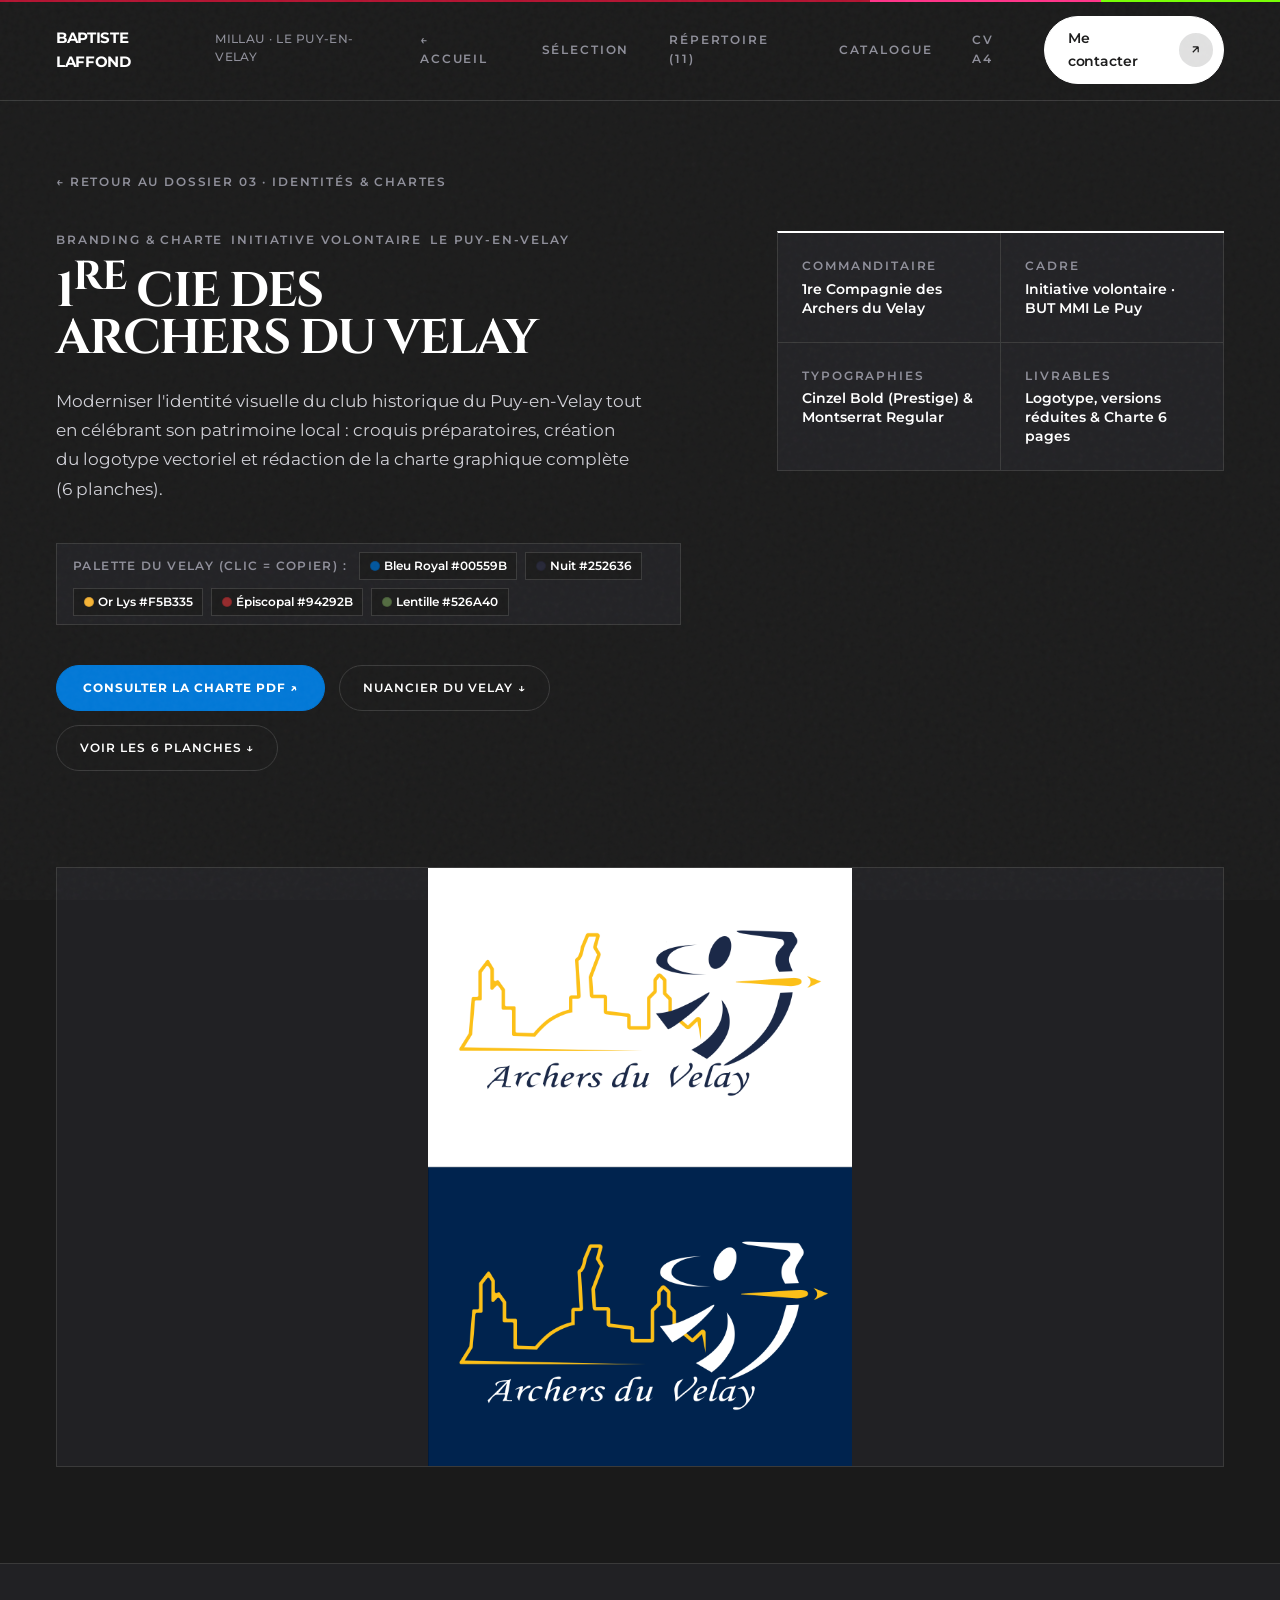
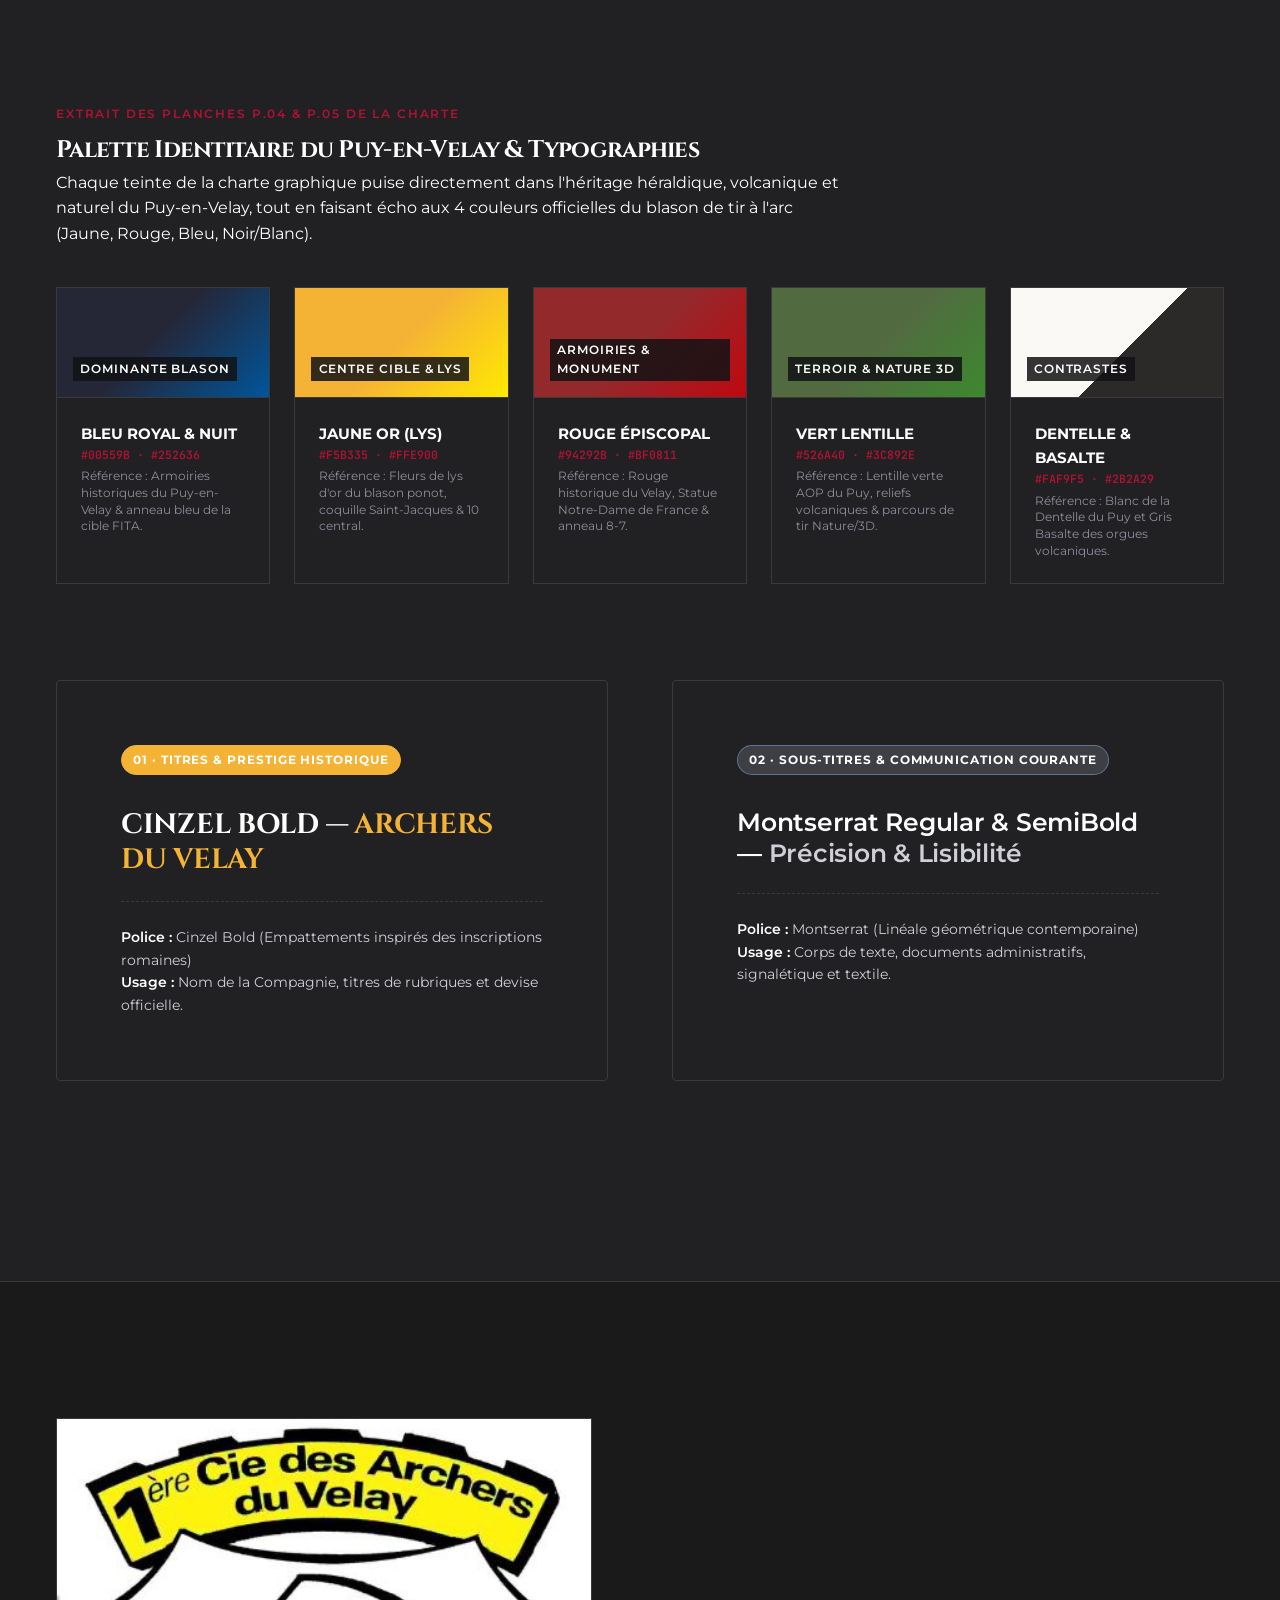
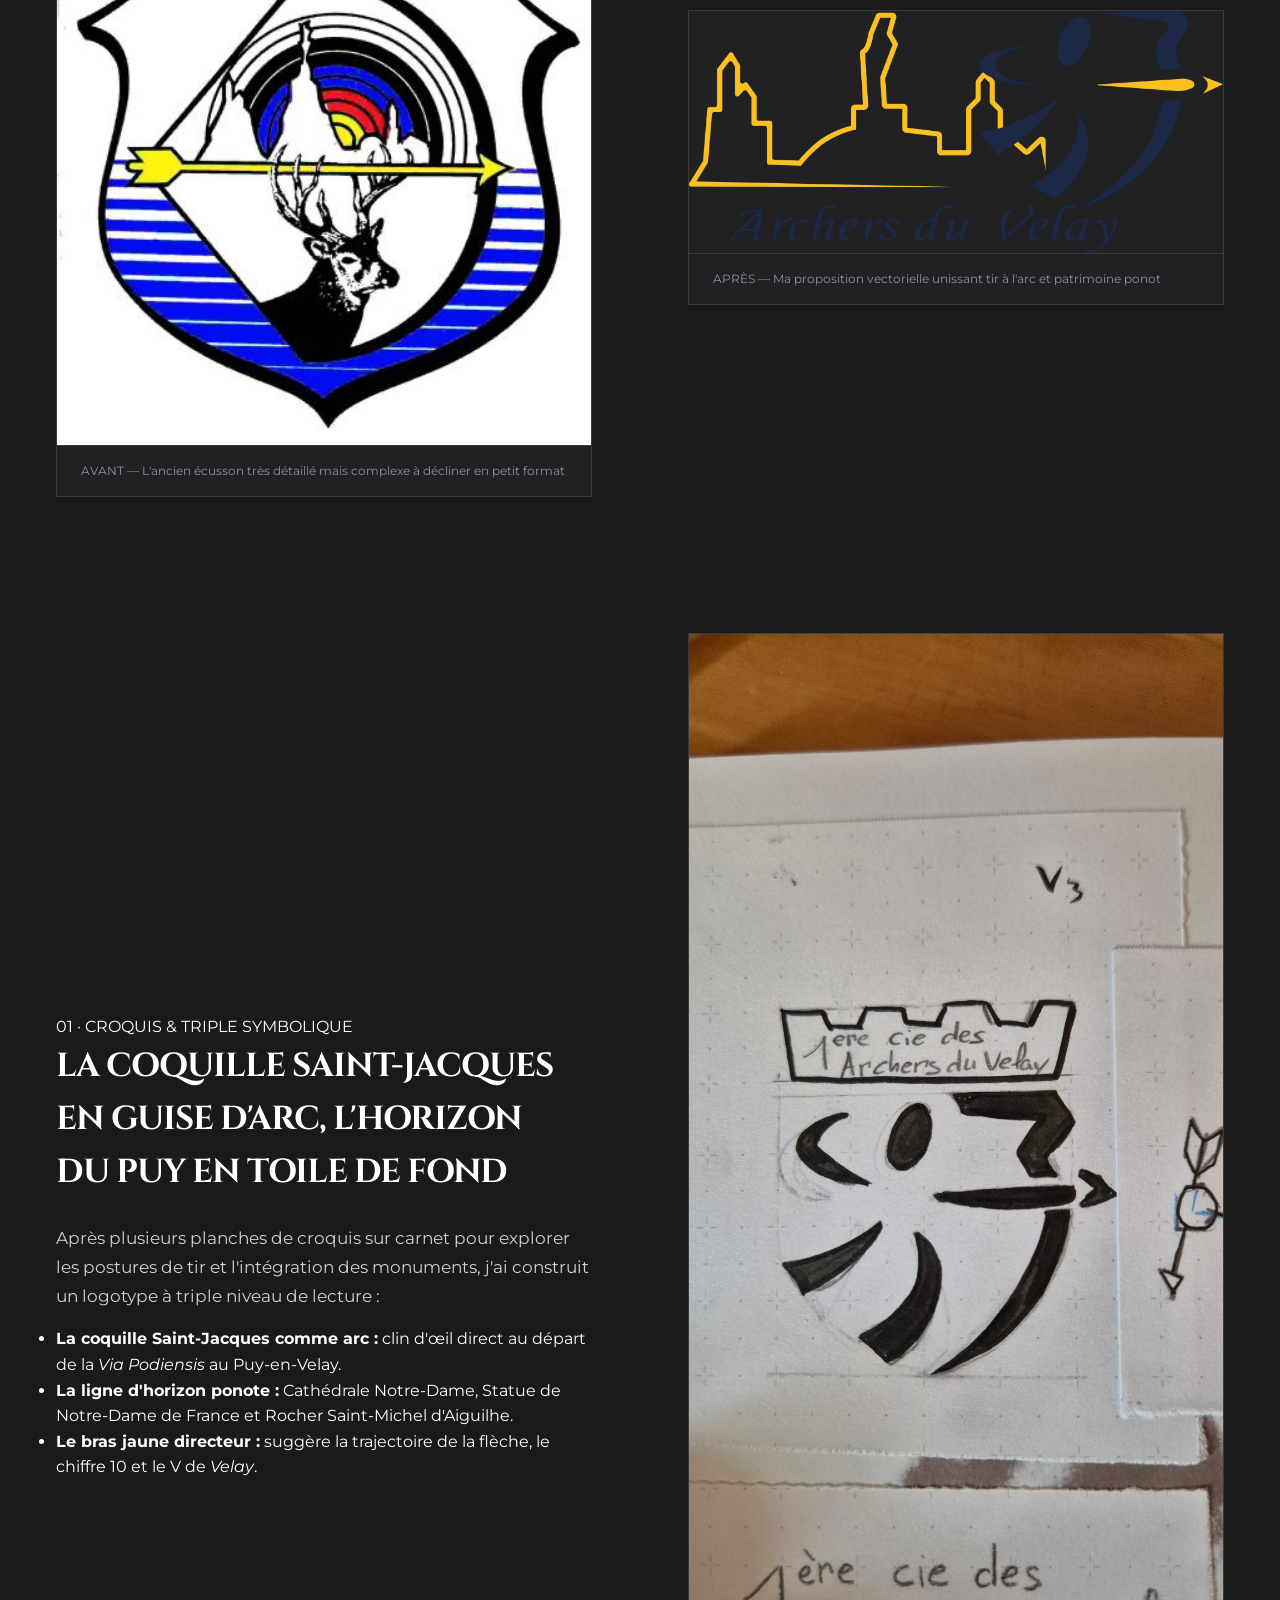
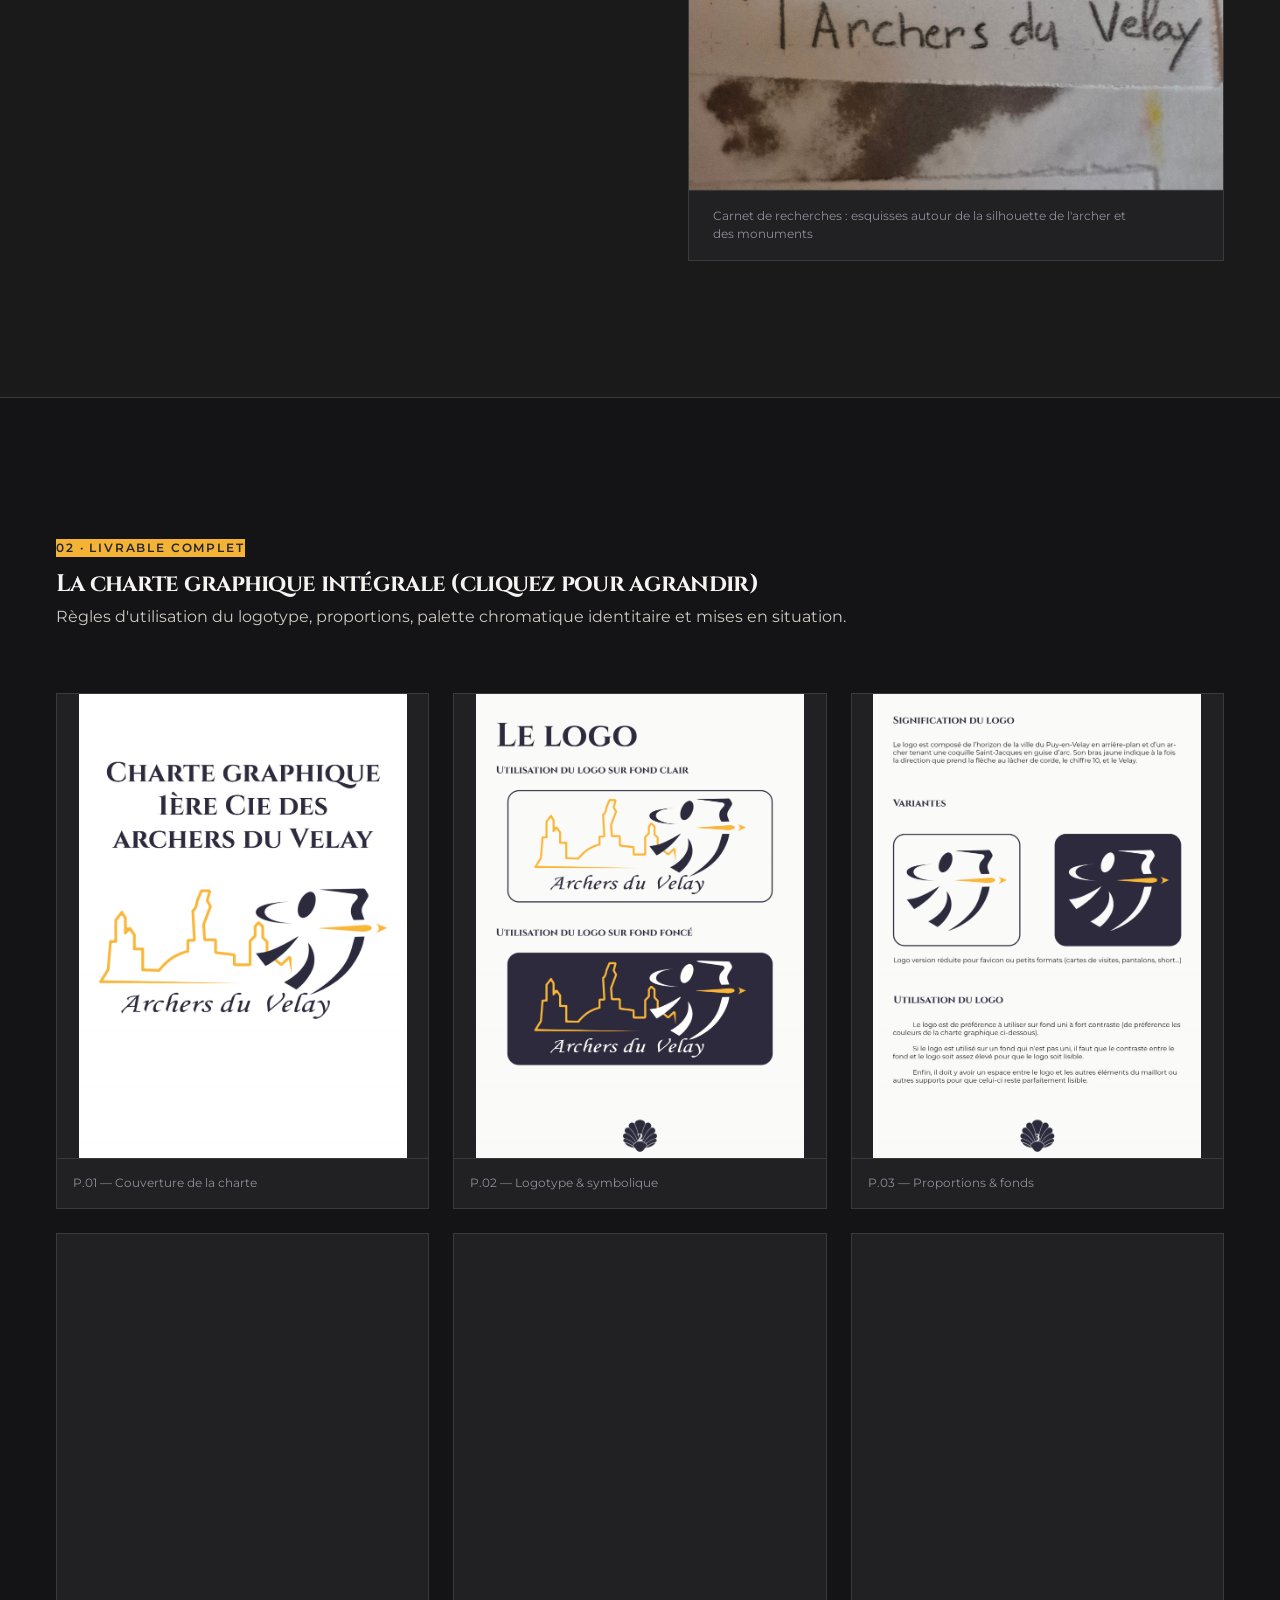
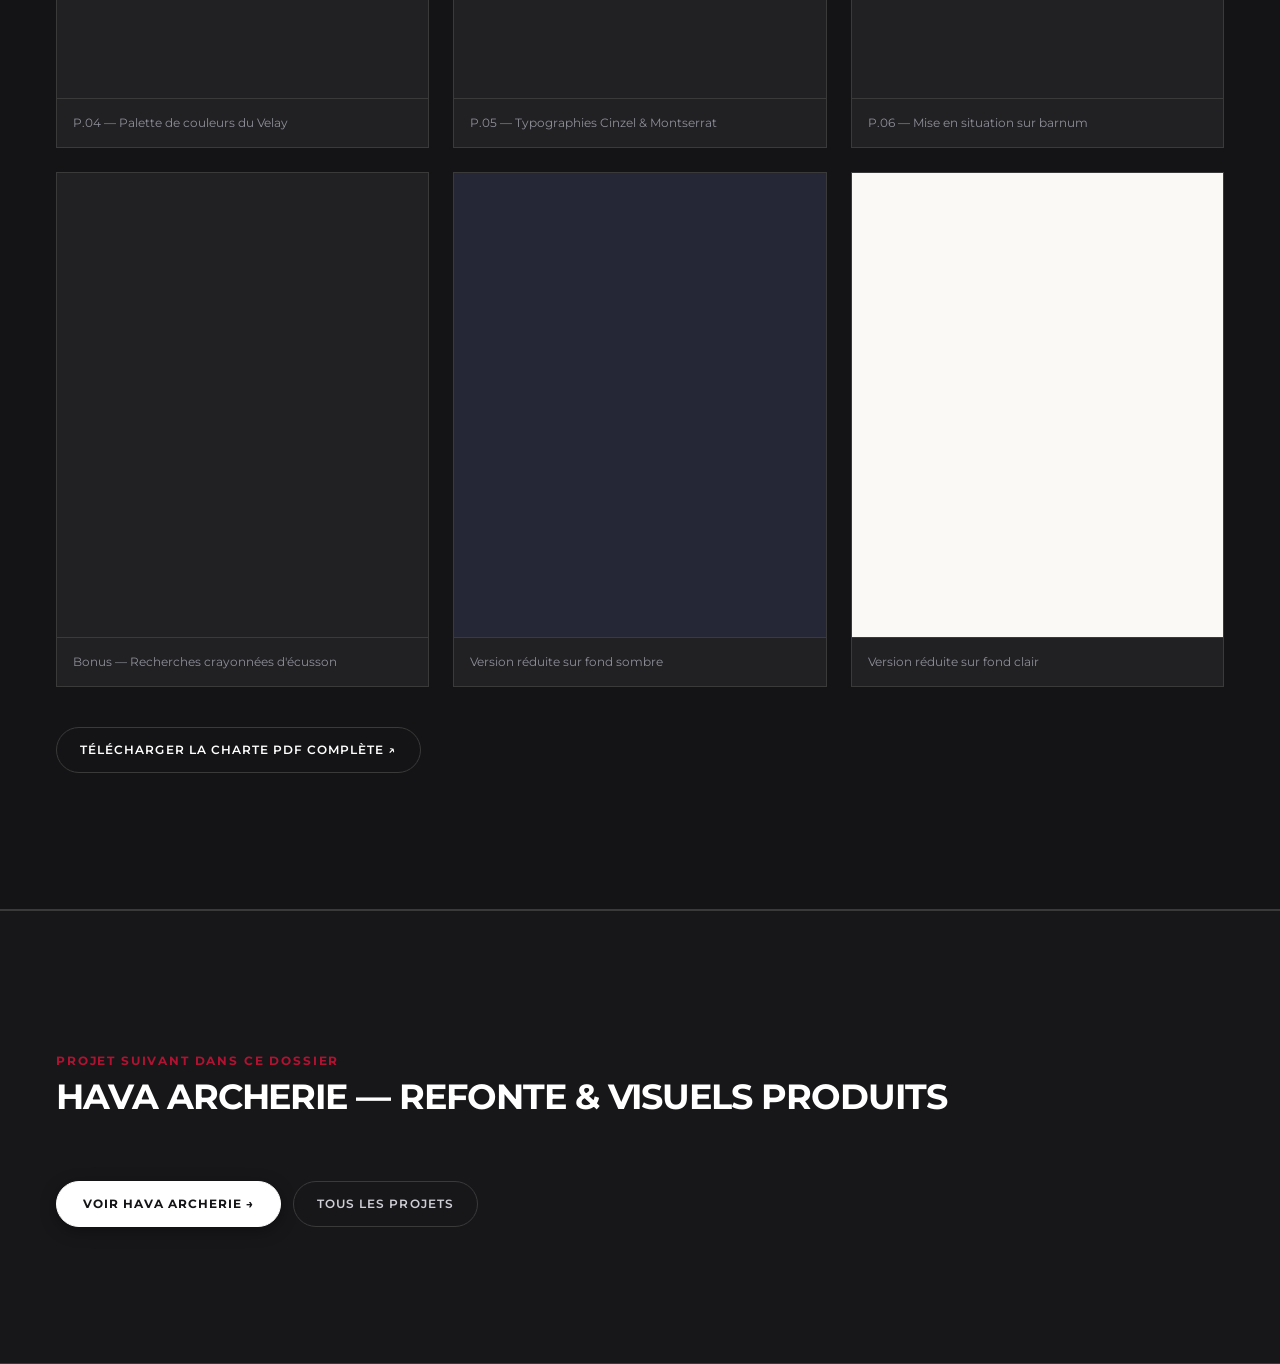
<file: archers-du-velay.html>
<!DOCTYPE html>
<html lang="fr">

<head>
    <meta charset="UTF-8">
    <meta name="viewport" content="width=device-width, initial-scale=1.0">
    <title>Archers du Velay — Logotype &amp; Charte Graphique | Baptiste Laffond</title>
    <link rel="preconnect" href="https://fonts.googleapis.com">
    <link rel="preconnect" href="https://fonts.gstatic.com" crossorigin>
    <link href="https://fonts.googleapis.com/css2?family=Cinzel:wght@600;700;800&family=Montserrat:wght@400;500;600;700&family=Space+Grotesk:wght@500;700&family=JetBrains+Mono:wght@400;600;700&display=swap" rel="stylesheet">
    <link rel="stylesheet" href="portfolio-style.css">
    <style>
        /* Charte Graphique 1re Cie des Archers du Velay - Fond Sombre & Accents Vifs */
        :root {
            --accent-primary: #0077d6;
            --accent-yellow: #ffb800;
            --accent-coral: #e02424;
            --font-display: 'Cinzel', serif;
            --font-sans: 'Montserrat', sans-serif;
        }
        .btn-primary {
            background: var(--accent-primary);
            color: #ffffff;
            border-color: var(--accent-primary);
            box-shadow: none;
        }
        .btn-primary:hover {
            box-shadow: 6px 6px 0 #ffffff;
        }
    </style>
</head>

<body data-project-charter="Charte Archers du Velay (#00559B / #F5B335)">
    <div class="scroll-progress"></div>

            <header class="topbar">
        <div class="topbar-inner">
            <a href="portfolio.html" class="brand-mark" aria-label="Accueil — Baptiste Laffond">
                Baptiste Laffond
                <span class="brand-mark-sub">Millau · Le Puy-en-Velay</span>
            </a>

            <nav class="nav-links" aria-label="Navigation principale">
                <a href="portfolio.html" class="nav-link">← Accueil</a>
                <a href="portfolio.html#selection" class="nav-link">Sélection</a>
                <a href="portfolio.html#repertoire" class="nav-link">Répertoire (11)</a>
                <a href="projets.html" class="nav-link">Catalogue</a>
                <a href="cv-print.html" target="_blank" class="nav-link">CV A4</a>
            </nav>

            <div>
                <a href="portfolio.html#contact" class="cta-swiss">
                    <span>Me contacter</span>
                    <span class="arrow-circle" aria-hidden="true">
                        <svg viewBox="0 0 24 24"><path d="M7 17L17 7M17 7H7M17 7V17"/></svg>
                    </span>
                </a>
            </div>
        </div>
    </header>

    <main>
        <section class="case-hero">
            <div class="container">
                <a href="portfolio.html#sommaire" class="case-breadcrumb">← Retour au Dossier 03 · Identités &amp; Chartes</a>

                <div class="case-header-grid">
                    <div>
                        <div style="display:flex; gap:0.5rem; flex-wrap:wrap; margin-bottom:0.5rem;">
                            <span class="pill-badge blue">BRANDING &amp; CHARTE</span>
                            <span class="pill-badge yellow">INITIATIVE VOLONTAIRE</span>
                            <span class="pill-badge green">LE PUY-EN-VELAY</span>
                        </div>
                        <h1 class="case-title">1<sup>re</sup> Cie des Archers du Velay</h1>
                        <p class="case-lead">
                            Moderniser l'identité visuelle du club historique du Puy-en-Velay tout en célébrant son patrimoine local : croquis préparatoires, création du logotype vectoriel et rédaction de la charte graphique complète (6 planches).
                        </p>

                        <!-- Barre rapide de la Charte Graphique Archers du Velay -->
                        <div class="project-brand-bar" aria-label="Palette officielle Archers du Velay">
                            <span class="project-brand-bar-label">Palette du Velay (clic = copier) :</span>
                            <span class="mini-swatch-pill" data-copy-hex="#00559B"><span class="mini-swatch-dot" style="background:#00559B;"></span>Bleu Royal #00559B</span>
                            <span class="mini-swatch-pill" data-copy-hex="#252636"><span class="mini-swatch-dot" style="background:#252636;"></span>Nuit #252636</span>
                            <span class="mini-swatch-pill" data-copy-hex="#F5B335"><span class="mini-swatch-dot" style="background:#F5B335;"></span>Or Lys #F5B335</span>
                            <span class="mini-swatch-pill" data-copy-hex="#94292B"><span class="mini-swatch-dot" style="background:#94292B;"></span>Épiscopal #94292B</span>
                            <span class="mini-swatch-pill" data-copy-hex="#526A40"><span class="mini-swatch-dot" style="background:#526A40;"></span>Lentille #526A40</span>
                        </div>

                        <div style="display:flex; gap:0.85rem; flex-wrap:wrap;">
                            <a href="archers-velay-charte.pdf" target="_blank" rel="noopener" class="btn-primary">Consulter la charte PDF ↗</a>
                            <a href="#nuancier-velay" class="btn-secondary">Nuancier du Velay ↓</a>
                            <a href="#planches-charte" class="btn-secondary">Voir les 6 planches ↓</a>
                        </div>
                    </div>

                    <dl class="case-meta-notes">
                        <div class="meta-sticky blue">
                            <dt>COMMANDITAIRE</dt>
                            <dd>1re Compagnie des Archers du Velay</dd>
                        </div>
                        <div class="meta-sticky pink">
                            <dt>CADRE</dt>
                            <dd>Initiative volontaire · BUT MMI Le Puy</dd>
                        </div>
                        <div class="meta-sticky green">
                            <dt>TYPOGRAPHIES</dt>
                            <dd>Cinzel Bold (Prestige) &amp; Montserrat Regular</dd>
                        </div>
                        <div class="meta-sticky orange">
                            <dt>LIVRABLES</dt>
                            <dd>Logotype, versions réduites &amp; Charte 6 pages</dd>
                        </div>
                    </dl>
                </div>

                <div class="case-banner-frame reveal-on-scroll">
                    <img src="archers-velay-presentation.png" alt="Planche de présentation de la nouvelle identité des Archers du Velay" class="zoomable-img">
                </div>
            </div>
        </section>

        <!-- SECTION NUANCIER OFFICIEL DU VELAY (PLANCHE 04 & 05) -->
        <section class="case-section bg-white" id="nuancier-velay">
            <div class="container">
                <span class="section-kicker">Extrait des Planches P.04 &amp; P.05 de la Charte</span>
                <h2 class="section-title">Palette Identitaire du Puy-en-Velay &amp; Typographies</h2>
                <p style="max-width:72ch;">
                    Chaque teinte de la charte graphique puise directement dans l'héritage héraldique, volcanique et naturel du Puy-en-Velay, tout en faisant écho aux 4 couleurs officielles du blason de tir à l'arc (Jaune, Rouge, Bleu, Noir/Blanc).
                </p>

                <div class="swatches-grid reveal-on-scroll">
                    <div class="swatch-card" data-copy-hex="#00559B">
                        <div class="swatch-color" style="background:linear-gradient(135deg, #252636 45%, #00559B 100%);">
                            <span class="swatch-usage-badge">Dominante Blason</span>
                        </div>
                        <div class="swatch-body">
                            <div class="swatch-name">Bleu Royal &amp; Nuit</div>
                            <div class="swatch-hex">#00559B · #252636</div>
                            <div class="swatch-specs">
                                Référence : Armoiries historiques du Puy-en-Velay &amp; anneau bleu de la cible FITA.
                            </div>
                        </div>
                    </div>

                    <div class="swatch-card" data-copy-hex="#F5B335">
                        <div class="swatch-color" style="background:linear-gradient(135deg, #F5B335 50%, #FFE900 100%);">
                            <span class="swatch-usage-badge">Centre Cible &amp; Lys</span>
                        </div>
                        <div class="swatch-body">
                            <div class="swatch-name">Jaune Or (Lys)</div>
                            <div class="swatch-hex">#F5B335 · #FFE900</div>
                            <div class="swatch-specs">
                                Référence : Fleurs de lys d'or du blason ponot, coquille Saint-Jacques &amp; 10 central.
                            </div>
                        </div>
                    </div>

                    <div class="swatch-card" data-copy-hex="#94292B">
                        <div class="swatch-color" style="background:linear-gradient(135deg, #94292B 50%, #BF0811 100%);">
                            <span class="swatch-usage-badge">Armoiries &amp; Monument</span>
                        </div>
                        <div class="swatch-body">
                            <div class="swatch-name">Rouge Épiscopal</div>
                            <div class="swatch-hex">#94292B · #BF0811</div>
                            <div class="swatch-specs">
                                Référence : Rouge historique du Velay, Statue Notre-Dame de France &amp; anneau 8-7.
                            </div>
                        </div>
                    </div>

                    <div class="swatch-card" data-copy-hex="#526A40">
                        <div class="swatch-color" style="background:linear-gradient(135deg, #526A40 50%, #3C892E 100%);">
                            <span class="swatch-usage-badge">Terroir &amp; Nature 3D</span>
                        </div>
                        <div class="swatch-body">
                            <div class="swatch-name">Vert Lentille</div>
                            <div class="swatch-hex">#526A40 · #3C892E</div>
                            <div class="swatch-specs">
                                Référence : Lentille verte AOP du Puy, reliefs volcaniques &amp; parcours de tir Nature/3D.
                            </div>
                        </div>
                    </div>

                    <div class="swatch-card" data-copy-hex="#FAF9F5">
                        <div class="swatch-color" style="background:linear-gradient(135deg, #FAF9F5 55%, #2B2A29 55%);">
                            <span class="swatch-usage-badge">Contrastes</span>
                        </div>
                        <div class="swatch-body">
                            <div class="swatch-name">Dentelle &amp; Basalte</div>
                            <div class="swatch-hex">#FAF9F5 · #2B2A29</div>
                            <div class="swatch-specs">
                                Référence : Blanc de la Dentelle du Puy et Gris Basalte des orgues volcaniques.
                            </div>
                        </div>
                    </div>
                </div>

                <!-- Spécimens Typographiques Archers du Velay -->
                <div class="typo-specimens-grid reveal-on-scroll">
                    <div class="typo-card">
                        <span class="typo-role" style="background:#F5B335; color:#1A1A1A; border:1px solid #F5B335;">01 · Titres &amp; Prestige Historique</span>
                        <div class="typo-sample-abc" style="font-family:'Cinzel', serif; font-weight:700; color:#FFFFFF; font-size:1.75rem;">
                            CINZEL BOLD — <span style="color:#F5B335;">ARCHERS DU VELAY</span>
                        </div>
                        <div class="typo-meta">
                            <strong>Police :</strong> Cinzel Bold (Empattements inspirés des inscriptions romaines)<br>
                            <strong>Usage :</strong> Nom de la Compagnie, titres de rubriques et devise officielle.
                        </div>
                    </div>
                    <div class="typo-card">
                        <span class="typo-role" style="background:rgba(219, 234, 254, 0.15); color:#93c5fd; border:1px solid rgba(147, 197, 253, 0.4);">02 · Sous-titres &amp; Communication Courante</span>
                        <div class="typo-sample-abc" style="font-family:'Montserrat', sans-serif; font-weight:600; color:#FFFFFF; font-size:1.55rem;">
                            Montserrat Regular &amp; SemiBold — <span style="color:var(--ink-secondary);">Précision &amp; Lisibilité</span>
                        </div>
                        <div class="typo-meta">
                            <strong>Police :</strong> Montserrat (Linéale géométrique contemporaine)<br>
                            <strong>Usage :</strong> Corps de texte, documents administratifs, signalétique et textile.
                        </div>
                    </div>
                </div>
            </div>
        </section>

        <!-- AVANT / APRÈS ET RECHERCHES -->
        <section class="case-section">
            <div class="container">
                <div class="case-row reveal-on-scroll">
                    <figure class="l-frame-media">
                        <img src="archers-velay-ancien-logo.jpg" alt="Ancien blason des Archers du Velay" loading="lazy">
                        <figcaption>AVANT — L'ancien écusson très détaillé mais complexe à décliner en petit format</figcaption>
                    </figure>
                    <figure class="l-frame-media">
                        <img src="archers-velay-logo-clair.png" alt="Nouveau logo des Archers du Velay" loading="lazy">
                        <figcaption>APRÈS — Ma proposition vectorielle unissant tir à l'arc et patrimoine ponot</figcaption>
                    </figure>
                </div>

                <div class="case-row reveal-on-scroll" style="margin-top:4rem;">
                    <div class="case-text">
                        <span class="step-number">01 · CROQUIS &amp; TRIPLE SYMBOLIQUE</span>
                        <h2>La coquille Saint-Jacques en guise d'arc, l'horizon du Puy en toile de fond</h2>
                        <p>
                            Après plusieurs planches de croquis sur carnet pour explorer les postures de tir et l'intégration des monuments, j'ai construit un logotype à triple niveau de lecture :
                        </p>
                        <ul class="case-checklist">
                            <li><strong>La coquille Saint-Jacques comme arc :</strong> clin d'œil direct au départ de la <em>Via Podiensis</em> au Puy-en-Velay.</li>
                            <li><strong>La ligne d'horizon ponote :</strong> Cathédrale Notre-Dame, Statue de Notre-Dame de France et Rocher Saint-Michel d'Aiguilhe.</li>
                            <li><strong>Le bras jaune directeur :</strong> suggère la trajectoire de la flèche, le chiffre 10 et le V de <em>Velay</em>.</li>
                        </ul>
                    </div>
                    <figure class="l-frame-media">
                        <img src="archers-velay-croquis-1.jpg" alt="Croquis préparatoires du logo Archers du Velay" loading="lazy" style="transform: rotate(180deg);">
                        <figcaption>Carnet de recherches : esquisses autour de la silhouette de l'archer et des monuments</figcaption>
                    </figure>
                </div>
            </div>
        </section>

        <!-- LES 6 PLANCHES DE LA CHARTE + BONUS -->
        <section class="case-section bg-dark" id="planches-charte">
            <div class="container">
                <span class="section-kicker" style="background:#F5B335; color:#252636;">02 · Livrable complet</span>
                <h2 class="section-title">La charte graphique intégrale (cliquez pour agrandir)</h2>
                <p>Règles d'utilisation du logotype, proportions, palette chromatique identitaire et mises en situation.</p>

                <div class="media-gallery-grid cols-3 reveal-on-scroll">
                    <figure class="gallery-card"><img src="archers-velay-charte-p1.png" alt="Charte page 1" loading="lazy"><figcaption>P.01 — Couverture de la charte</figcaption></figure>
                    <figure class="gallery-card"><img src="archers-velay-charte-p2.png" alt="Charte page 2" loading="lazy"><figcaption>P.02 — Logotype &amp; symbolique</figcaption></figure>
                    <figure class="gallery-card"><img src="archers-velay-charte-p3.png" alt="Charte page 3" loading="lazy"><figcaption>P.03 — Proportions &amp; fonds</figcaption></figure>
                    <figure class="gallery-card"><img src="archers-velay-charte-p4.png" alt="Charte page 4" loading="lazy"><figcaption>P.04 — Palette de couleurs du Velay</figcaption></figure>
                    <figure class="gallery-card"><img src="archers-velay-charte-p5.png" alt="Charte page 5" loading="lazy"><figcaption>P.05 — Typographies Cinzel &amp; Montserrat</figcaption></figure>
                    <figure class="gallery-card"><img src="archers-velay-charte-p6.png" alt="Charte page 6" loading="lazy"><figcaption>P.06 — Mise en situation sur barnum</figcaption></figure>
                    <figure class="gallery-card"><img src="archers-velay-croquis-2.jpg" alt="Croquis 2" loading="lazy"><figcaption>Bonus — Recherches crayonnées d'écusson</figcaption></figure>
                    <figure class="gallery-card"><img src="archers-velay-logo-reduit-fonce.png" alt="Logo réduit fond foncé" loading="lazy" style="background:#252636; padding:1.5rem;"><figcaption>Version réduite sur fond sombre</figcaption></figure>
                    <figure class="gallery-card"><img src="archers-velay-logo-reduit-clair.png" alt="Logo réduit fond clair" loading="lazy" style="background:#FAF9F5; padding:1.5rem;"><figcaption>Version réduite sur fond clair</figcaption></figure>
                </div>

                <div style="margin-top:2.5rem;">
                    <a href="archers-velay-charte.pdf" target="_blank" rel="noopener" class="btn-secondary">Télécharger la charte PDF complète ↗</a>
                </div>
            </div>
        </section>

        <div class="next-project-banner">
            <div>
                <span class="section-kicker" style="margin-bottom:0.4rem;">Projet suivant dans ce dossier</span>
                <h3 style="font-family:var(--font-display); font-size:1.8rem; text-transform:uppercase;">Hava Archerie — Refonte &amp; Visuels Produits</h3>
            </div>
            <div style="display:flex; gap:0.75rem; flex-wrap:wrap;">
                <a href="hava-archerie.html" class="btn-primary">Voir Hava Archerie →</a>
                <a href="projets.html" class="btn-secondary">Tous les projets</a>
            </div>
        </div>
    </main>

    <script src="portfolio.js"></script>
</body>

</html>
</file>
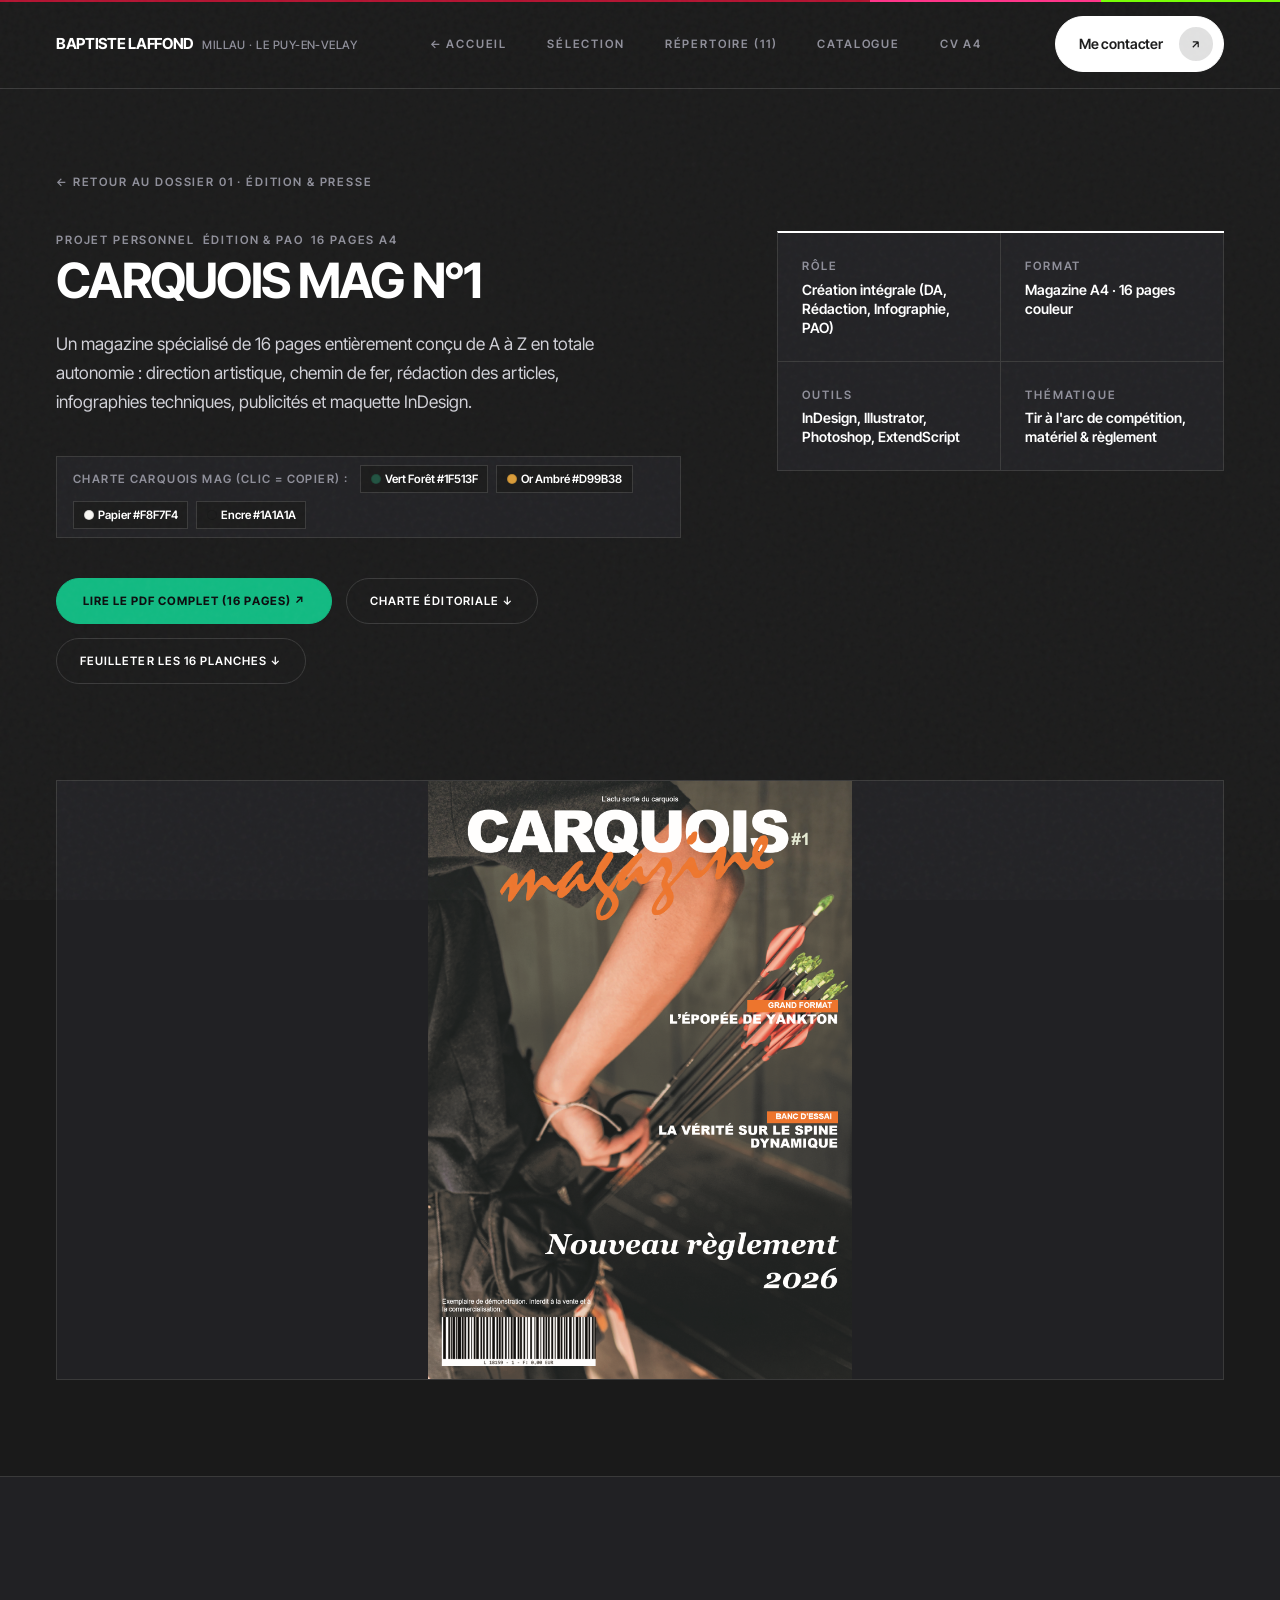
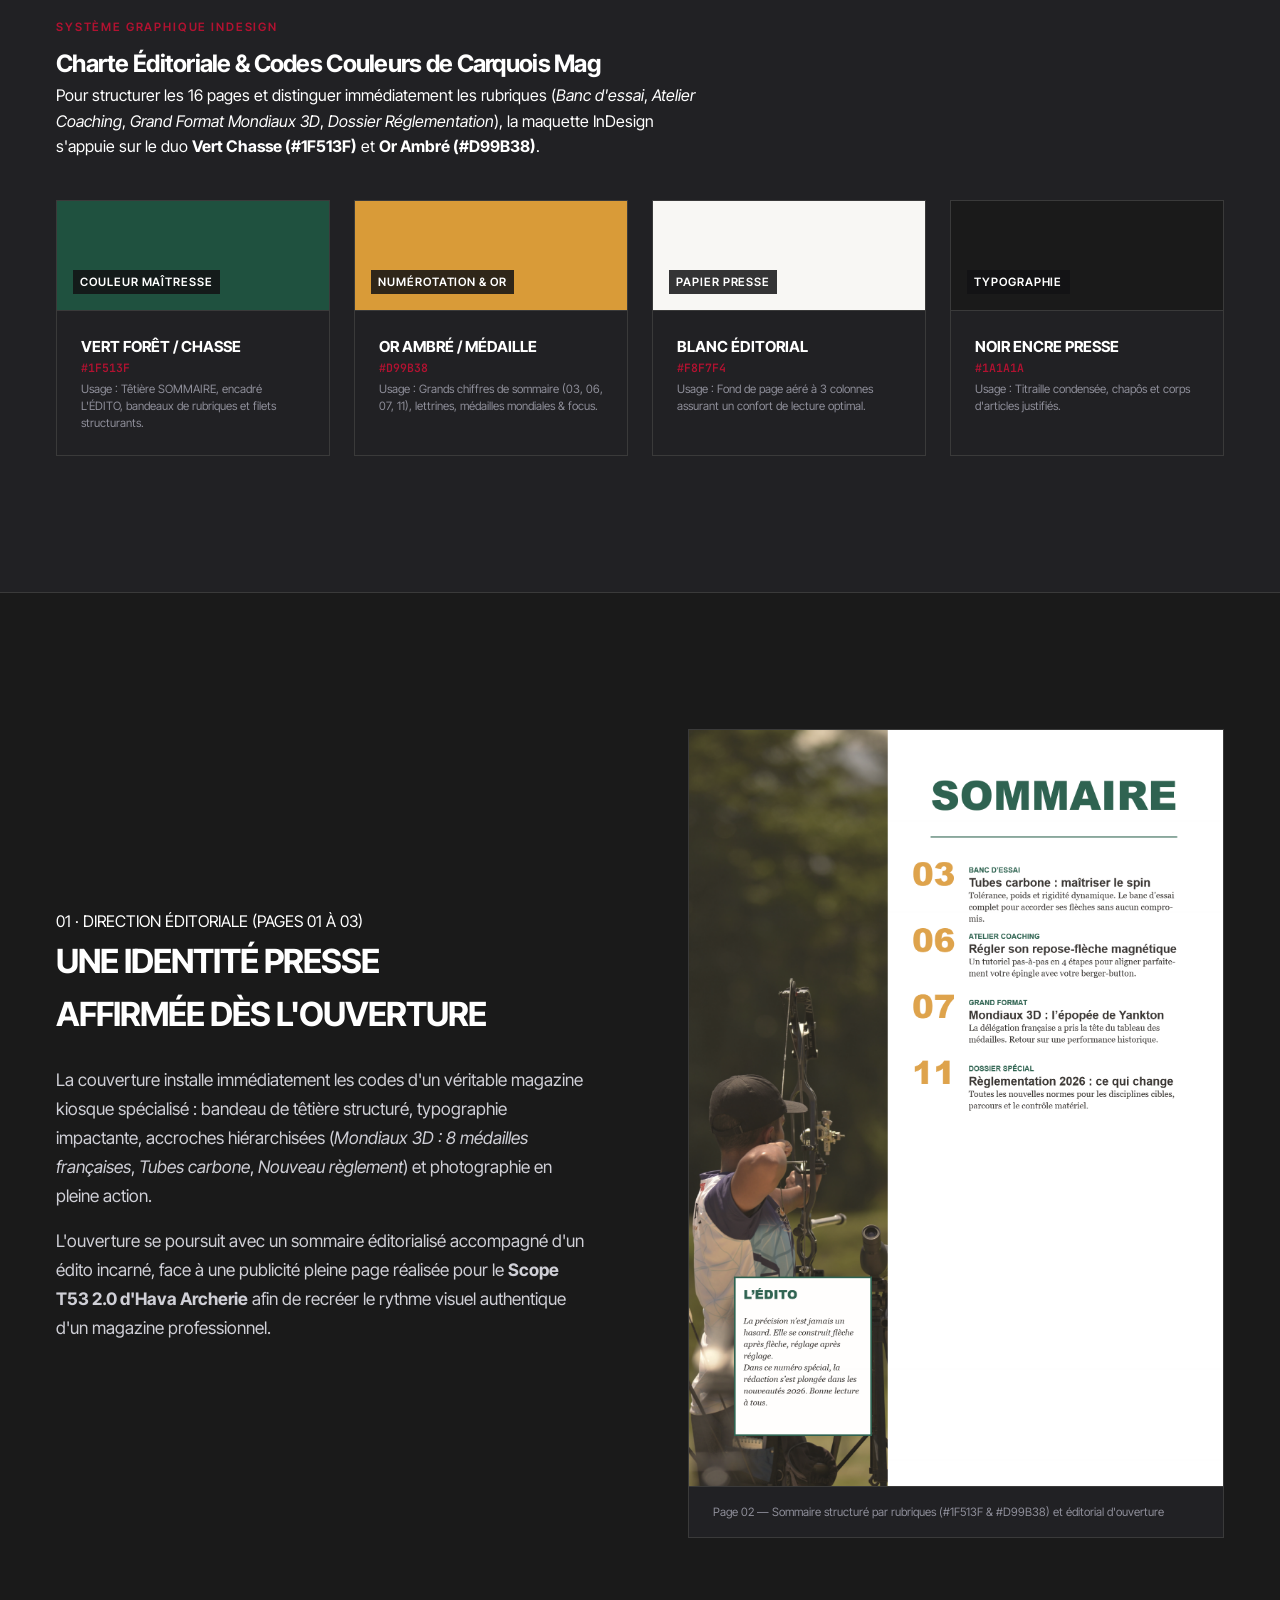
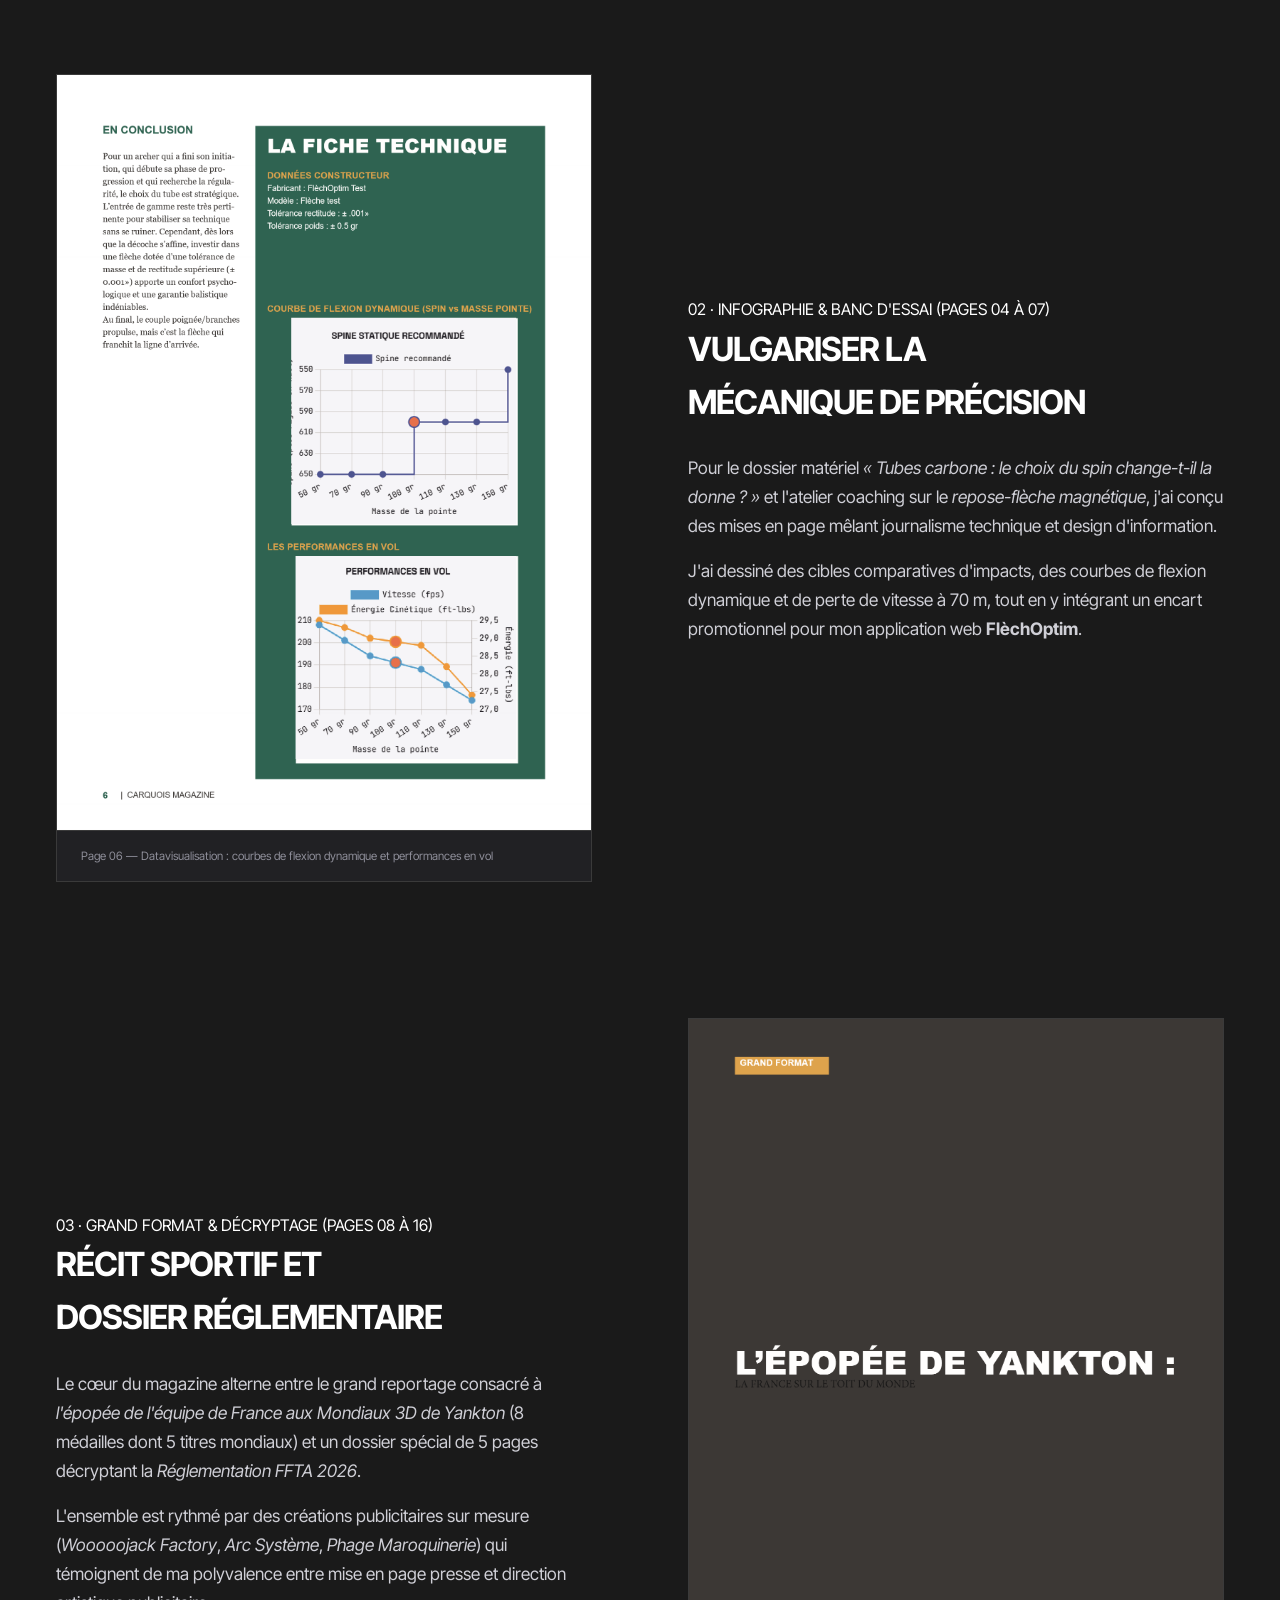
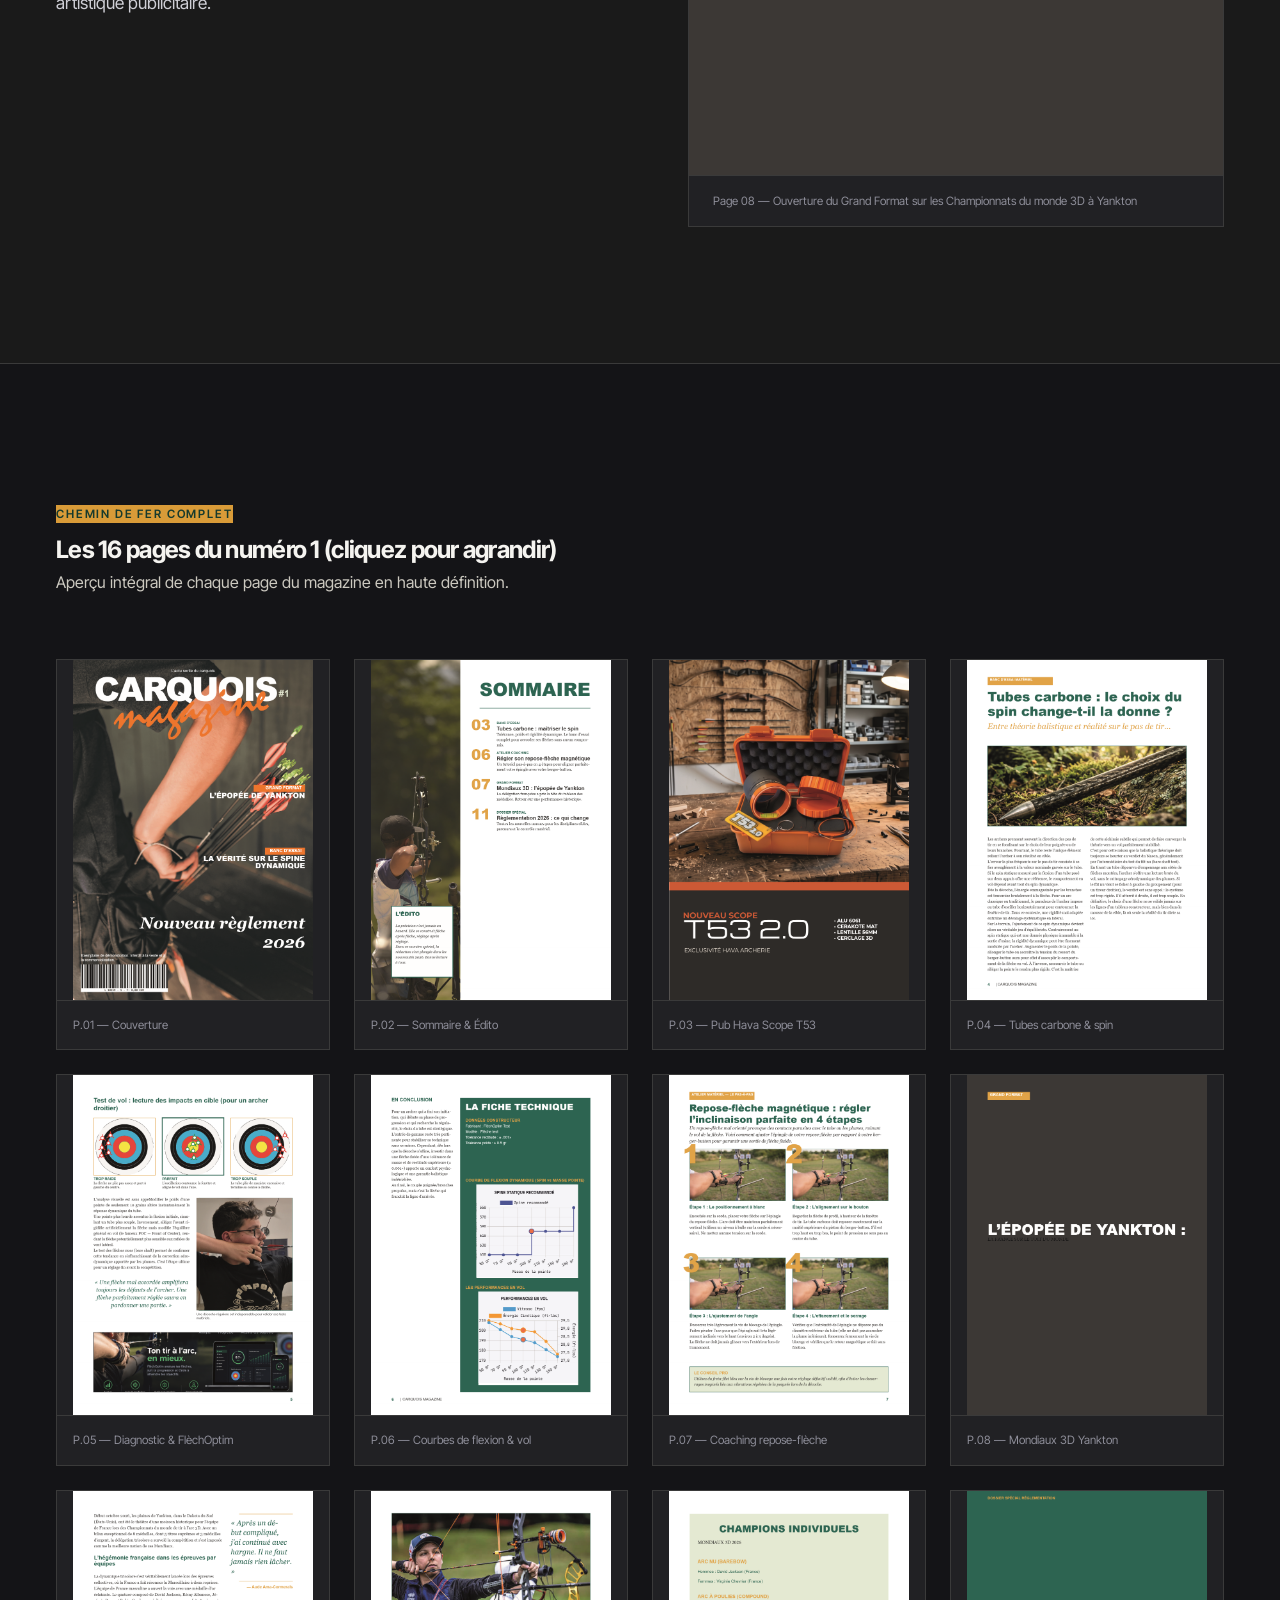
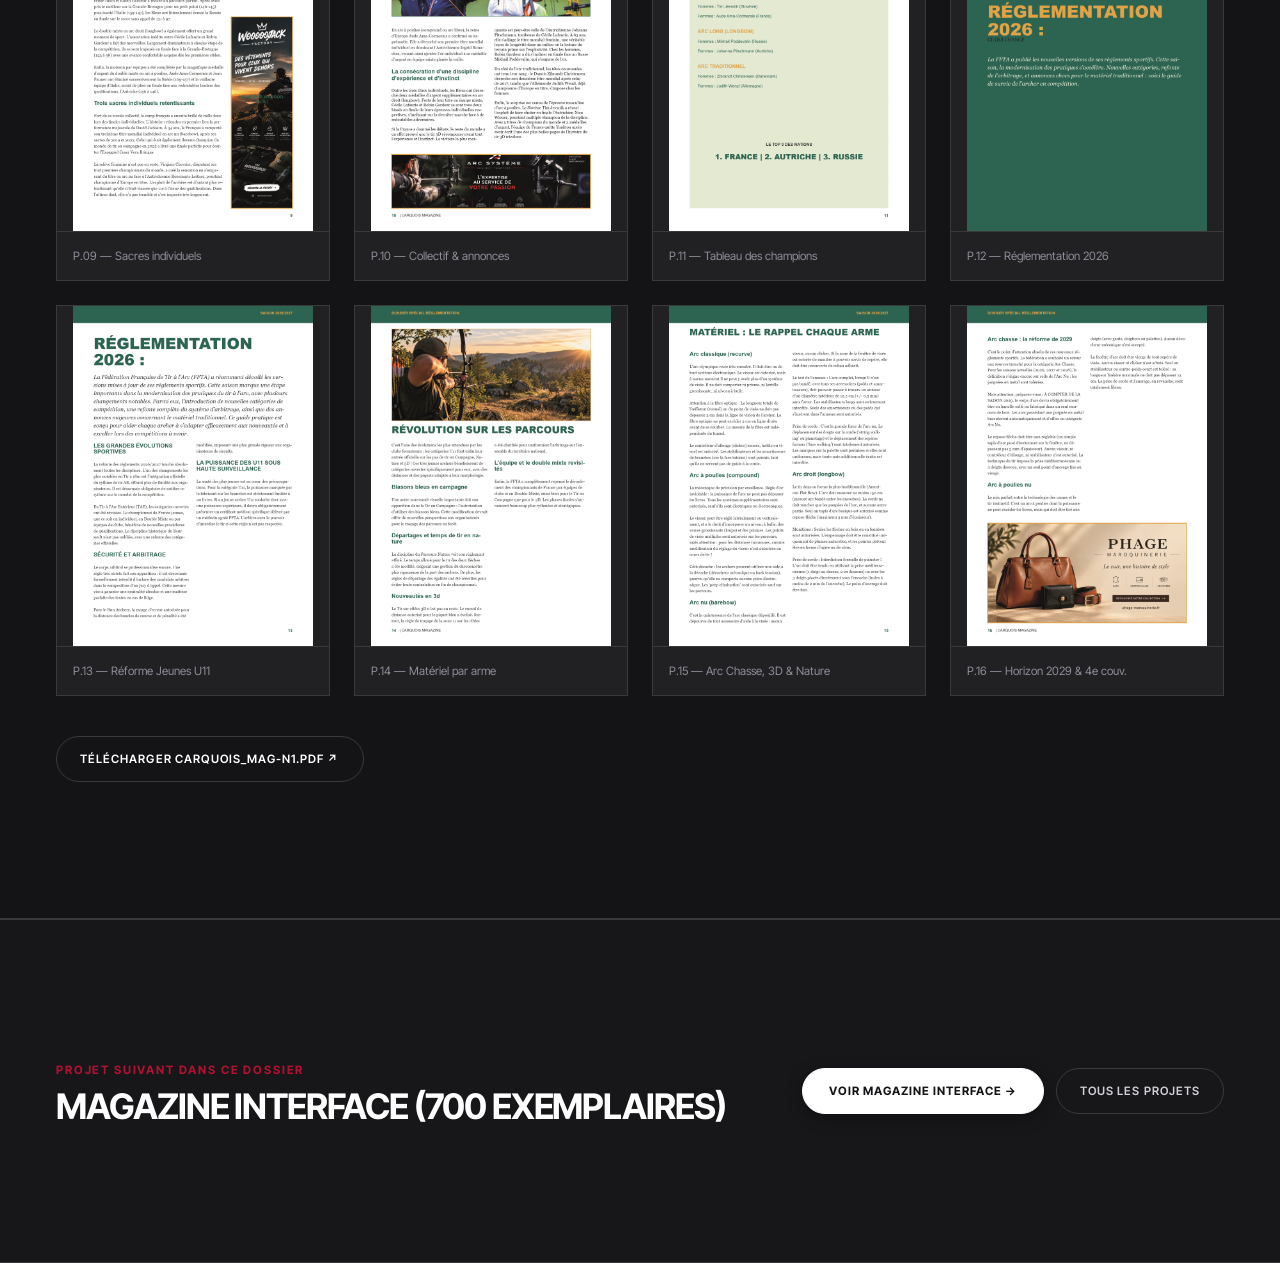
<file: carquois_mag-1.html>
<!DOCTYPE html>
<html lang="fr">

<head>
    <meta charset="UTF-8">
    <meta name="viewport" content="width=device-width, initial-scale=1.0">
    <title>Carquois Mag N°1 — Étude de cas &amp; Charte Éditoriale | Baptiste Laffond</title>
    <link rel="preconnect" href="https://fonts.googleapis.com">
    <link rel="preconnect" href="https://fonts.gstatic.com" crossorigin>
    <link href="https://fonts.googleapis.com/css2?family=Playfair+Display:ital,wght@0,600;0,800;0,900;1,600&family=Space+Grotesk:wght@400;500;600;700&family=Inter:wght@400;500;600;700&family=JetBrains+Mono:wght@400;600&display=swap" rel="stylesheet">
    <link rel="stylesheet" href="portfolio-style.css">
    <style>
        /* Charte Editoriale Carquois Mag NÂ°1 - Vert Chasse Emeraude & Or Ambre */
        :root {
            --accent-primary: #10b981;
            --accent-yellow: #f59e0b;
            --accent-coral: #ef4444;
            --poster-bg: #141418;
        }
        .btn-primary {
            background: #10b981;
            color: #0a0a0c;
            border-color: #10b981;
            font-weight: 700;
            box-shadow: none;
        }
    </style>
</head>

<body data-project-charter="Charte Carquois Mag (#1F513F / #D99B38)">
    <div class="scroll-progress"></div>

            <header class="topbar">
        <div class="topbar-inner">
            <a href="portfolio.html" class="brand-mark" aria-label="Accueil — Baptiste Laffond">
                Baptiste Laffond
                <span class="brand-mark-sub">Millau · Le Puy-en-Velay</span>
            </a>

            <nav class="nav-links" aria-label="Navigation principale">
                <a href="portfolio.html" class="nav-link">← Accueil</a>
                <a href="portfolio.html#selection" class="nav-link">Sélection</a>
                <a href="portfolio.html#repertoire" class="nav-link">Répertoire (11)</a>
                <a href="projets.html" class="nav-link">Catalogue</a>
                <a href="cv-print.html" target="_blank" class="nav-link">CV A4</a>
            </nav>

            <div>
                <a href="portfolio.html#contact" class="cta-swiss">
                    <span>Me contacter</span>
                    <span class="arrow-circle" aria-hidden="true">
                        <svg viewBox="0 0 24 24"><path d="M7 17L17 7M17 7H7M17 7V17"/></svg>
                    </span>
                </a>
            </div>
        </div>
    </header>

    <main>
        <!-- EN-TÊTE CASE STUDY -->
        <section class="case-hero">
            <div class="container">
                <a href="portfolio.html#sommaire" class="case-breadcrumb">← Retour au Dossier 01 · Édition &amp; Presse</a>

                <div class="case-header-grid">
                    <div>
                        <div style="display:flex; gap:0.5rem; flex-wrap:wrap; margin-bottom:0.5rem;">
                            <span class="pill-badge green">PROJET PERSONNEL</span>
                            <span class="pill-badge yellow">ÉDITION &amp; PAO</span>
                            <span class="pill-badge blue">16 PAGES A4</span>
                        </div>
                        <h1 class="case-title">Carquois Mag N°1</h1>
                        <p class="case-lead">
                            Un magazine spécialisé de 16 pages entièrement conçu de A à Z en totale autonomie : direction artistique, chemin de fer, rédaction des articles, infographies techniques, publicités et maquette InDesign.
                        </p>

                        <!-- Barre rapide de la Charte Carquois Mag -->
                        <div class="project-brand-bar" aria-label="Palette éditoriale Carquois Mag N°1">
                            <span class="project-brand-bar-label">Charte Carquois Mag (clic = copier) :</span>
                            <span class="mini-swatch-pill" data-copy-hex="#1F513F"><span class="mini-swatch-dot" style="background:#1F513F;"></span>Vert Forêt #1F513F</span>
                            <span class="mini-swatch-pill" data-copy-hex="#D99B38"><span class="mini-swatch-dot" style="background:#D99B38;"></span>Or Ambré #D99B38</span>
                            <span class="mini-swatch-pill" data-copy-hex="#F8F7F4"><span class="mini-swatch-dot" style="background:#F8F7F4;"></span>Papier #F8F7F4</span>
                            <span class="mini-swatch-pill" data-copy-hex="#1A1A1A"><span class="mini-swatch-dot" style="background:#1A1A1A;"></span>Encre #1A1A1A</span>
                        </div>

                        <div style="display:flex; gap:0.85rem; flex-wrap:wrap;">
                            <a href="Carquois_Mag-N1.pdf" target="_blank" rel="noopener" class="btn-primary">Lire le PDF complet (16 pages) ↗</a>
                            <a href="#charte-carquois" class="btn-secondary">Charte Éditoriale ↓</a>
                            <a href="#integrale" class="btn-secondary">Feuilleter les 16 planches ↓</a>
                        </div>
                    </div>

                    <dl class="case-meta-notes">
                        <div class="meta-sticky blue">
                            <dt>RÔLE</dt>
                            <dd>Création intégrale (DA, Rédaction, Infographie, PAO)</dd>
                        </div>
                        <div class="meta-sticky pink">
                            <dt>FORMAT</dt>
                            <dd>Magazine A4 · 16 pages couleur</dd>
                        </div>
                        <div class="meta-sticky green">
                            <dt>OUTILS</dt>
                            <dd>InDesign, Illustrator, Photoshop, ExtendScript</dd>
                        </div>
                        <div class="meta-sticky orange">
                            <dt>THÉMATIQUE</dt>
                            <dd>Tir à l'arc de compétition, matériel &amp; règlement</dd>
                        </div>
                    </dl>
                </div>

                <div class="case-banner-frame reveal-on-scroll">
                    <img src="carquois-mag-p1.png" alt="Couverture de Carquois Mag N°1" class="zoomable-img">
                </div>
            </div>
        </section>

        <!-- CHARTE ÉDITORIALE DU MAGAZINE -->
        <section class="case-section bg-white" id="charte-carquois">
            <div class="container">
                <span class="section-kicker">Système Graphique InDesign</span>
                <h2 class="section-title">Charte Éditoriale &amp; Codes Couleurs de Carquois Mag</h2>
                <p style="max-width:72ch;">
                    Pour structurer les 16 pages et distinguer immédiatement les rubriques (<em>Banc d'essai</em>, <em>Atelier Coaching</em>, <em>Grand Format Mondiaux 3D</em>, <em>Dossier Réglementation</em>), la maquette InDesign s'appuie sur le duo <strong>Vert Chasse (#1F513F)</strong> et <strong>Or Ambré (#D99B38)</strong>.
                </p>

                <div class="swatches-grid reveal-on-scroll">
                    <div class="swatch-card" data-copy-hex="#1F513F">
                        <div class="swatch-color" style="background:#1F513F;">
                            <span class="swatch-usage-badge">Couleur Maîtresse</span>
                        </div>
                        <div class="swatch-body">
                            <div class="swatch-name">Vert Forêt / Chasse</div>
                            <div class="swatch-hex">#1F513F</div>
                            <div class="swatch-specs">
                                Usage : Têtière SOMMAIRE, encadré L'ÉDITO, bandeaux de rubriques et filets structurants.
                            </div>
                        </div>
                    </div>

                    <div class="swatch-card" data-copy-hex="#D99B38">
                        <div class="swatch-color" style="background:#D99B38;">
                            <span class="swatch-usage-badge">Numérotation &amp; Or</span>
                        </div>
                        <div class="swatch-body">
                            <div class="swatch-name">Or Ambré / Médaille</div>
                            <div class="swatch-hex">#D99B38</div>
                            <div class="swatch-specs">
                                Usage : Grands chiffres de sommaire (03, 06, 07, 11), lettrines, médailles mondiales &amp; focus.
                            </div>
                        </div>
                    </div>

                    <div class="swatch-card" data-copy-hex="#F8F7F4">
                        <div class="swatch-color" style="background:#F8F7F4;">
                            <span class="swatch-usage-badge">Papier Presse</span>
                        </div>
                        <div class="swatch-body">
                            <div class="swatch-name">Blanc Éditorial</div>
                            <div class="swatch-hex">#F8F7F4</div>
                            <div class="swatch-specs">
                                Usage : Fond de page aéré à 3 colonnes assurant un confort de lecture optimal.
                            </div>
                        </div>
                    </div>

                    <div class="swatch-card" data-copy-hex="#1A1A1A">
                        <div class="swatch-color" style="background:#1A1A1A;">
                            <span class="swatch-usage-badge">Typographie</span>
                        </div>
                        <div class="swatch-body">
                            <div class="swatch-name">Noir Encre Presse</div>
                            <div class="swatch-hex">#1A1A1A</div>
                            <div class="swatch-specs">
                                Usage : Titraille condensée, chapôs et corps d'articles justifiés.
                            </div>
                        </div>
                    </div>
                </div>
            </div>
        </section>

        <!-- ÉTAPES CLÉS DU PROJET -->
        <section class="case-section">
            <div class="container">

                <div class="case-row reveal-on-scroll">
                    <div class="case-text">
                        <span class="step-number">01 · DIRECTION ÉDITORIALE (PAGES 01 À 03)</span>
                        <h2>Une identité presse affirmée dès l'ouverture</h2>
                        <p>
                            La couverture installe immédiatement les codes d'un véritable magazine kiosque spécialisé : bandeau de têtière structuré, typographie impactante, accroches hiérarchisées (<em>Mondiaux 3D : 8 médailles françaises</em>, <em>Tubes carbone</em>, <em>Nouveau règlement</em>) et photographie en pleine action.
                        </p>
                        <p>
                            L'ouverture se poursuit avec un sommaire éditorialisé accompagné d'un édito incarné, face à une publicité pleine page réalisée pour le <strong>Scope T53 2.0 d'Hava Archerie</strong> afin de recréer le rythme visuel authentique d'un magazine professionnel.
                        </p>
                    </div>
                    <figure class="l-frame-media">
                        <img src="carquois-mag-p2.png" alt="Sommaire et Édito de Carquois Mag N°1" loading="lazy">
                        <figcaption>Page 02 — Sommaire structuré par rubriques (#1F513F &amp; #D99B38) et éditorial d'ouverture</figcaption>
                    </figure>
                </div>

                <div class="case-row reverse reveal-on-scroll">
                    <div class="case-text">
                        <span class="step-number">02 · INFOGRAPHIE &amp; BANC D'ESSAI (PAGES 04 À 07)</span>
                        <h2>Vulgariser la mécanique de précision</h2>
                        <p>
                            Pour le dossier matériel <em>« Tubes carbone : le choix du spin change-t-il la donne ? »</em> et l'atelier coaching sur le <em>repose-flèche magnétique</em>, j'ai conçu des mises en page mêlant journalisme technique et design d'information.
                        </p>
                        <p>
                            J'ai dessiné des cibles comparatives d'impacts, des courbes de flexion dynamique et de perte de vitesse à 70 m, tout en y intégrant un encart promotionnel pour mon application web <strong>FlèchOptim</strong>.
                        </p>
                    </div>
                    <figure class="l-frame-media">
                        <img src="carquois-mag-p6.png" alt="Fiche technique et graphiques de performances des tubes carbone" loading="lazy">
                        <figcaption>Page 06 — Datavisualisation : courbes de flexion dynamique et performances en vol</figcaption>
                    </figure>
                </div>

                <div class="case-row reveal-on-scroll">
                    <div class="case-text">
                        <span class="step-number">03 · GRAND FORMAT &amp; DÉCRYPTAGE (PAGES 08 À 16)</span>
                        <h2>Récit sportif et dossier réglementaire</h2>
                        <p>
                            Le cœur du magazine alterne entre le grand reportage consacré à <em>l'épopée de l'équipe de France aux Mondiaux 3D de Yankton</em> (8 médailles dont 5 titres mondiaux) et un dossier spécial de 5 pages décryptant la <em>Réglementation FFTA 2026</em>.
                        </p>
                        <p>
                            L'ensemble est rythmé par des créations publicitaires sur mesure (<em>Wooooojack Factory</em>, <em>Arc Système</em>, <em>Phage Maroquinerie</em>) qui témoignent de ma polyvalence entre mise en page presse et direction artistique publicitaire.
                        </p>
                    </div>
                    <figure class="l-frame-media">
                        <img src="carquois-mag-p8.png" alt="Grand Format Mondiaux 3D de Yankton" loading="lazy">
                        <figcaption>Page 08 — Ouverture du Grand Format sur les Championnats du monde 3D à Yankton</figcaption>
                    </figure>
                </div>

            </div>
        </section>

        <!-- GALERIE INTÉGRALE DES 16 PAGES -->
        <section class="case-section bg-dark" id="integrale">
            <div class="container">
                <span class="section-kicker" style="background:#D99B38; color:#163A2D;">Chemin de fer complet</span>
                <h2 class="section-title">Les 16 pages du numéro 1 (cliquez pour agrandir)</h2>
                <p>Aperçu intégral de chaque page du magazine en haute définition.</p>

                <div class="media-gallery-grid cols-4 reveal-on-scroll">
                    <figure class="gallery-card"><img src="carquois-mag-p1.png" alt="Page 01 — Couverture" loading="lazy"><figcaption>P.01 — Couverture</figcaption></figure>
                    <figure class="gallery-card"><img src="carquois-mag-p2.png" alt="Page 02 — Sommaire & Édito" loading="lazy"><figcaption>P.02 — Sommaire &amp; Édito</figcaption></figure>
                    <figure class="gallery-card"><img src="carquois-mag-p3.png" alt="Page 03 — Pub Hava Archerie" loading="lazy"><figcaption>P.03 — Pub Hava Scope T53</figcaption></figure>
                    <figure class="gallery-card"><img src="carquois-mag-p4.png" alt="Page 04 — Banc d'essai Tubes carbone" loading="lazy"><figcaption>P.04 — Tubes carbone &amp; spin</figcaption></figure>
                    <figure class="gallery-card"><img src="carquois-mag-p5.png" alt="Page 05 — Diagnostic en cible" loading="lazy"><figcaption>P.05 — Diagnostic &amp; FlèchOptim</figcaption></figure>
                    <figure class="gallery-card"><img src="carquois-mag-p6.png" alt="Page 06 — Courbes de flexion" loading="lazy"><figcaption>P.06 — Courbes de flexion &amp; vol</figcaption></figure>
                    <figure class="gallery-card"><img src="carquois-mag-p7.png" alt="Page 07 — Repose-flèche magnétique" loading="lazy"><figcaption>P.07 — Coaching repose-flèche</figcaption></figure>
                    <figure class="gallery-card"><img src="carquois-mag-p8.png" alt="Page 08 — Mondiaux 3D Yankton" loading="lazy"><figcaption>P.08 — Mondiaux 3D Yankton</figcaption></figure>
                    <figure class="gallery-card"><img src="carquois-mag-p9.png" alt="Page 09 — Sacres individuels" loading="lazy"><figcaption>P.09 — Sacres individuels</figcaption></figure>
                    <figure class="gallery-card"><img src="carquois-mag-p10.png" alt="Page 10 — Collectif et publicités" loading="lazy"><figcaption>P.10 — Collectif &amp; annonces</figcaption></figure>
                    <figure class="gallery-card"><img src="carquois-mag-p11.png" alt="Page 11 — Tableau des champions" loading="lazy"><figcaption>P.11 — Tableau des champions</figcaption></figure>
                    <figure class="gallery-card"><img src="carquois-mag-p12.png" alt="Page 12 — Dossier Réglementation 2026" loading="lazy"><figcaption>P.12 — Réglementation 2026</figcaption></figure>
                    <figure class="gallery-card"><img src="carquois-mag-p13.png" alt="Page 13 — Catégories U11" loading="lazy"><figcaption>P.13 — Réforme Jeunes U11</figcaption></figure>
                    <figure class="gallery-card"><img src="carquois-mag-p14.png" alt="Page 14 — Guide matériel par arme" loading="lazy"><figcaption>P.14 — Matériel par arme</figcaption></figure>
                    <figure class="gallery-card"><img src="carquois-mag-p15.png" alt="Page 15 — Arc Chasse, 3D et Nature" loading="lazy"><figcaption>P.15 — Arc Chasse, 3D &amp; Nature</figcaption></figure>
                    <figure class="gallery-card"><img src="carquois-mag-p16.png" alt="Page 16 — Horizon 2029 et 4e de couverture" loading="lazy"><figcaption>P.16 — Horizon 2029 &amp; 4e couv.</figcaption></figure>
                </div>

                <div style="margin-top:2.5rem;">
                    <a href="Carquois_Mag-N1.pdf" target="_blank" rel="noopener" class="btn-secondary">Télécharger Carquois_Mag-N1.pdf ↗</a>
                </div>
            </div>
        </section>

        <!-- NAVIGATION PROJET SUIVANT -->
        <div class="next-project-banner">
            <div>
                <span class="section-kicker" style="margin-bottom:0.4rem;">Projet suivant dans ce dossier</span>
                <h3 style="font-family:var(--font-display); font-size:1.8rem; text-transform:uppercase;">Magazine Interface (700 exemplaires)</h3>
            </div>
            <div style="display:flex; gap:0.75rem; flex-wrap:wrap;">
                <a href="mag-interface.html" class="btn-primary">Voir Magazine Interface →</a>
                <a href="projets.html" class="btn-secondary">Tous les projets</a>
            </div>
        </div>
    </main>

    <script src="portfolio.js"></script>
</body>

</html>
</file>
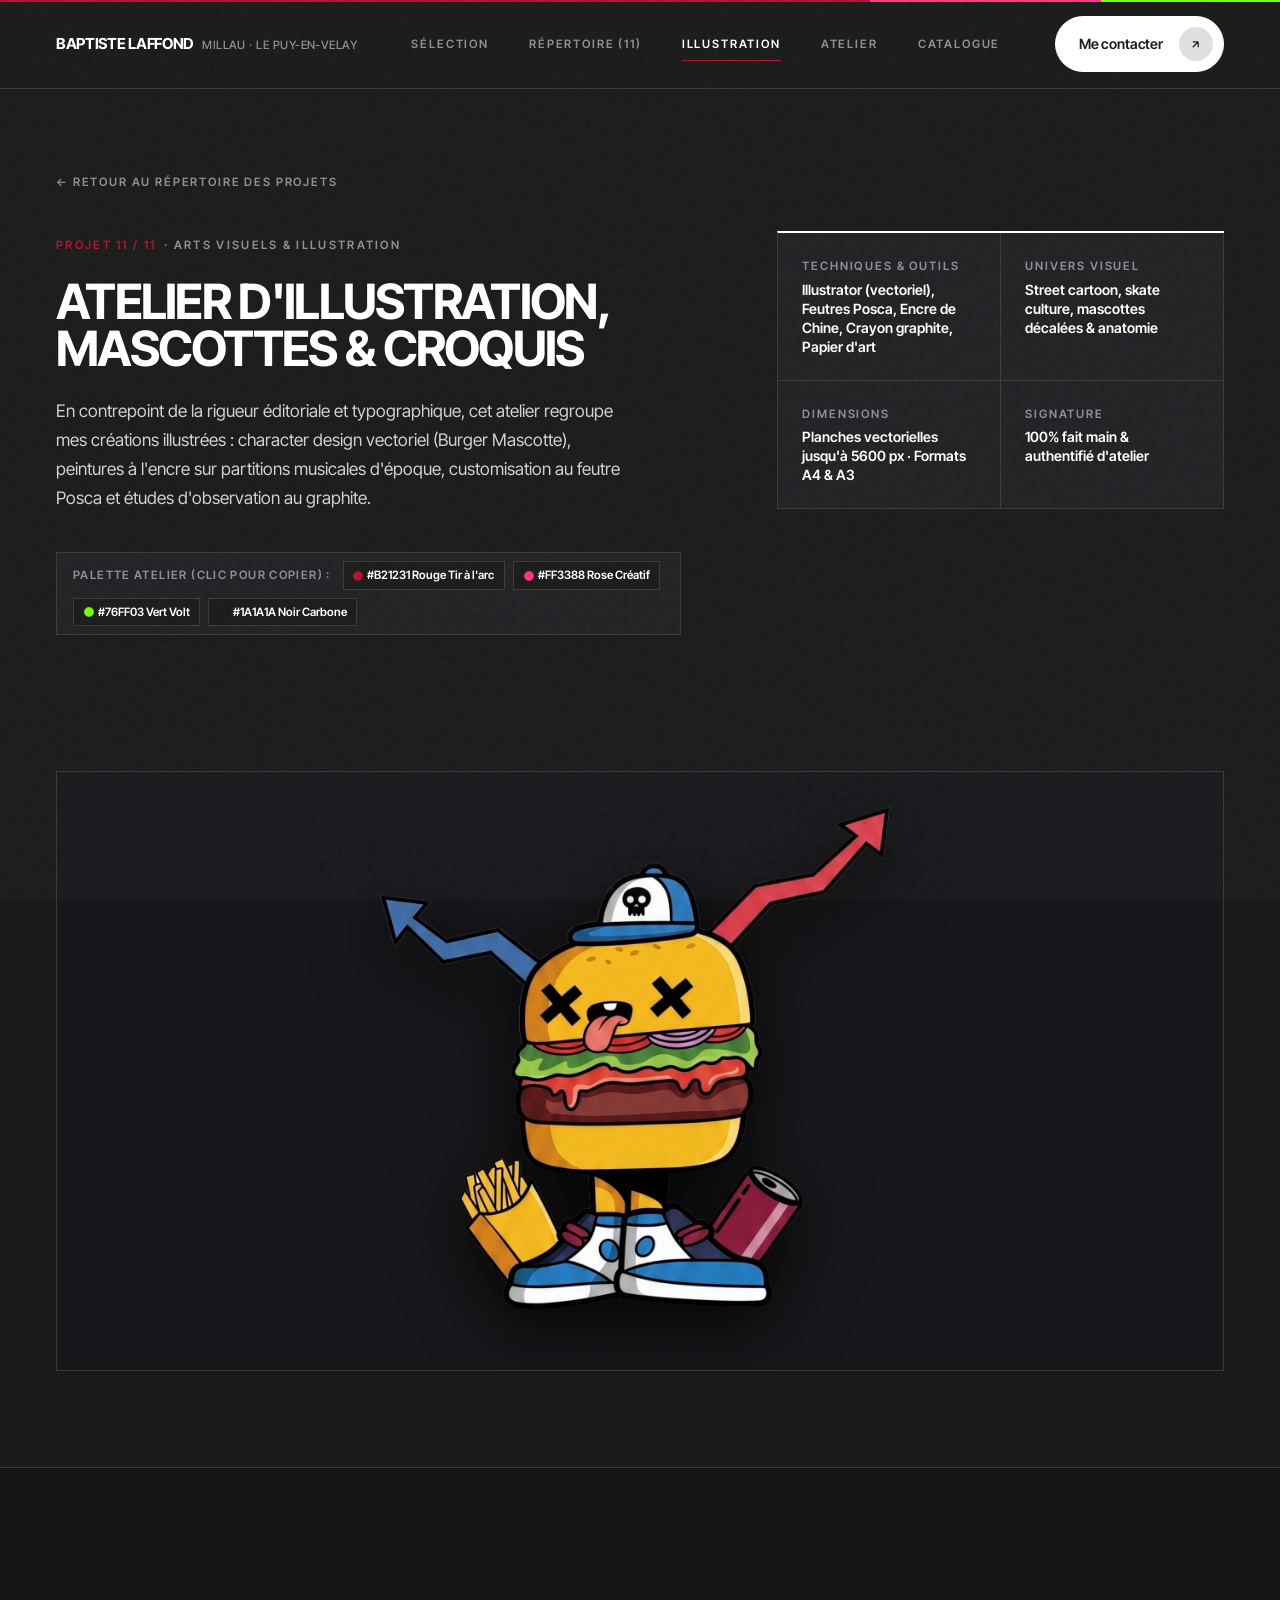
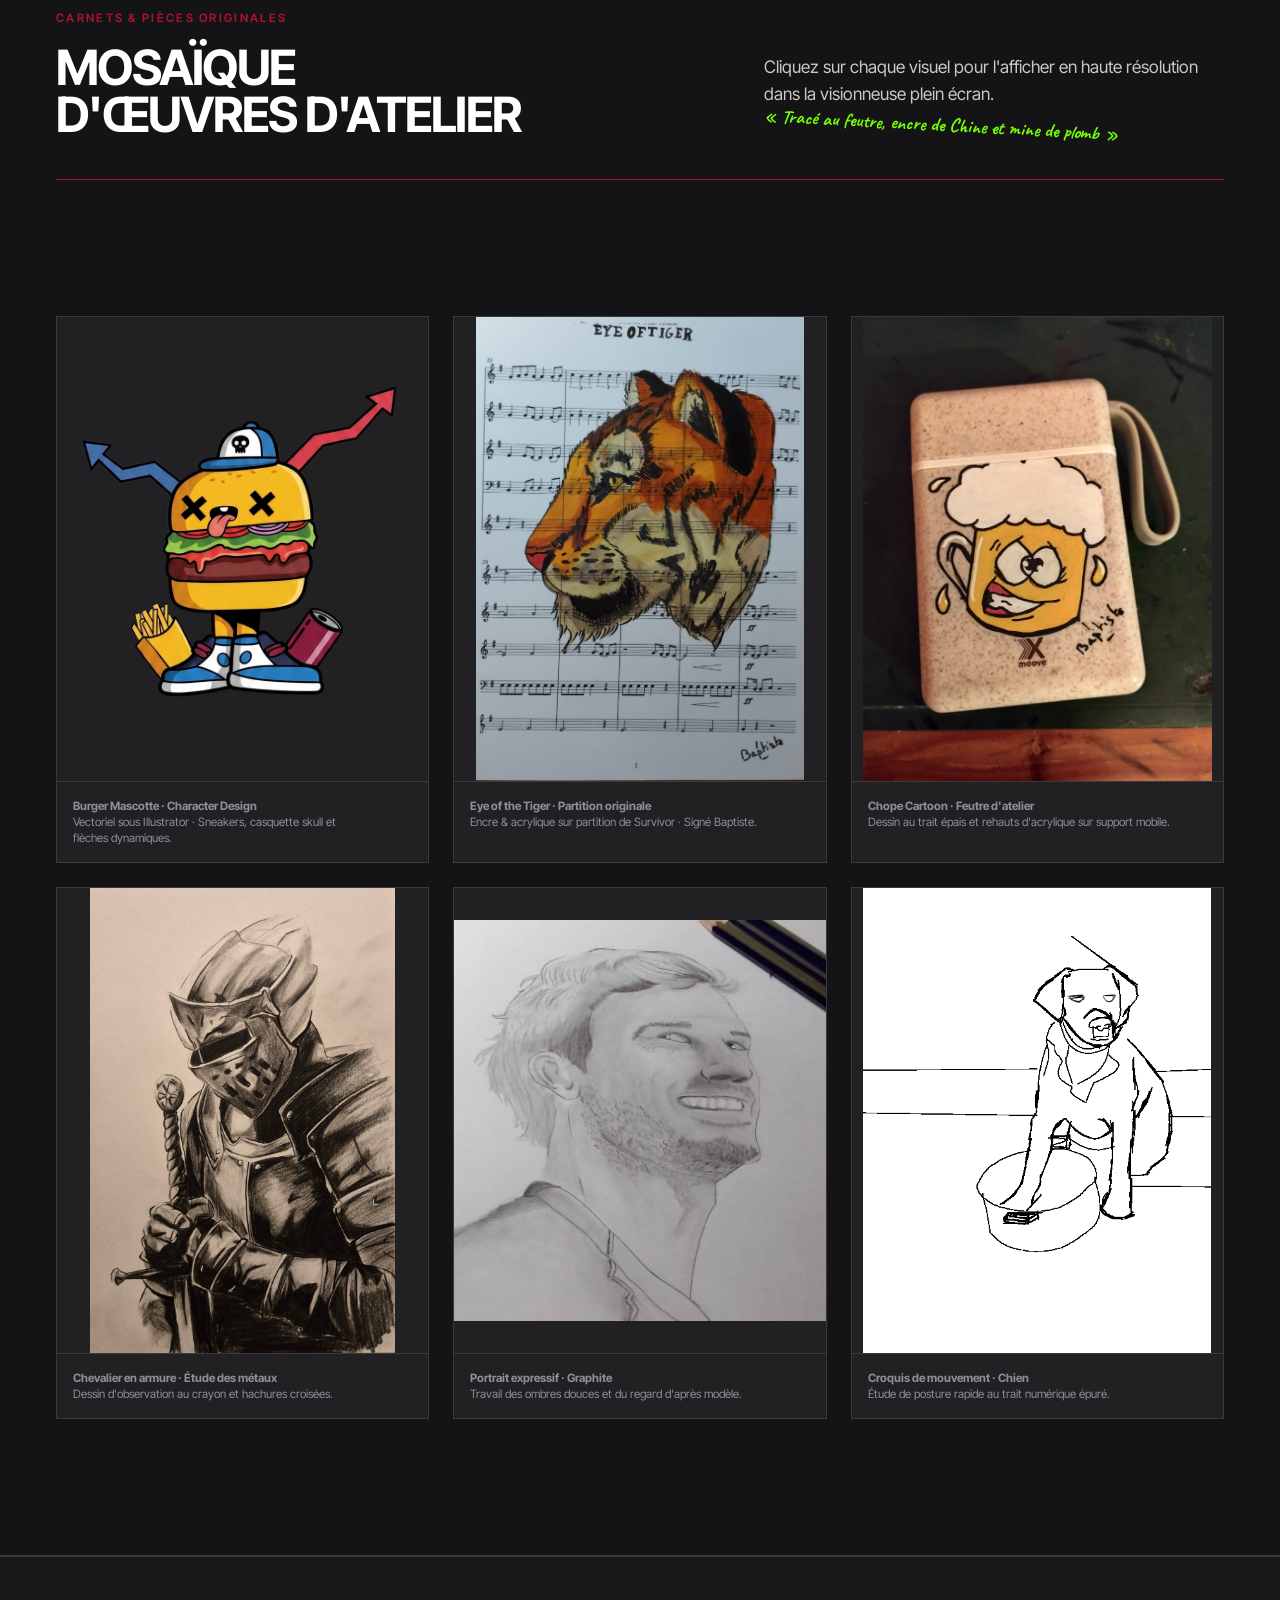
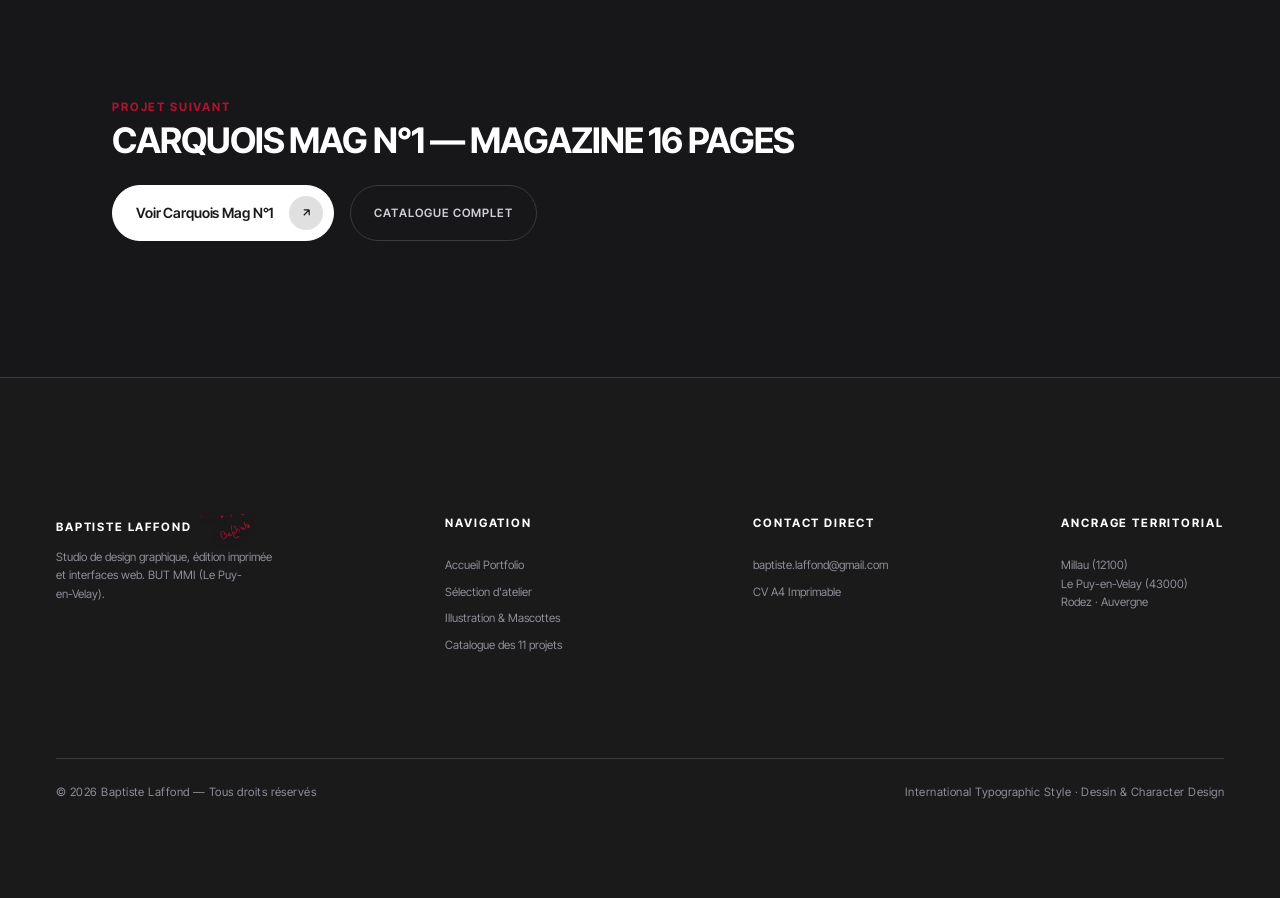
<file: creation.html>
<!DOCTYPE html>
<html lang="fr-CH">

<head>
    <meta charset="UTF-8">
    <meta name="viewport" content="width=device-width, initial-scale=1.0">
    <meta name="color-scheme" content="dark">
    <title>Atelier d'Illustration, Mascottes &amp; Dessin | Baptiste Laffond</title>
    
    <!-- Typographie Néo-Grotesque Suisse (Inter Tight) & Écriture d'Atelier (Caveat) -->
    <link rel="preconnect" href="https://fonts.googleapis.com">
    <link rel="preconnect" href="https://fonts.gstatic.com" crossorigin>
    <link href="https://fonts.googleapis.com/css2?family=Caveat:wght@600;700&family=Instrument+Serif:ital@0;1&family=Inter+Tight:ital,wght@0,400;0,500;0,600;0,700;1,400;1,500&family=JetBrains+Mono:wght@400;600&display=swap" rel="stylesheet">
    
    <link rel="stylesheet" href="portfolio-style.css">
</head>

<body>
    <!-- Lumière d'ambiance unifiante & tactile -->
    <div class="ambient-layer" aria-hidden="true"></div>

    <!-- NAVIGATION FLOTTANTE SUISSE -->
    <header class="topbar">
        <div class="topbar-inner">
            <a href="portfolio.html" class="brand-mark" aria-label="Accueil — Baptiste Laffond">
                Baptiste Laffond
                <span class="brand-mark-sub">Millau · Le Puy-en-Velay</span>
            </a>

            <nav class="nav-links" aria-label="Navigation principale">
                <a href="portfolio.html#selection" class="nav-link">Sélection</a>
                <a href="portfolio.html#repertoire" class="nav-link">Répertoire (11)</a>
                <a href="portfolio.html#illustration" class="nav-link active">Illustration</a>
                <a href="portfolio.html#atelier" class="nav-link">Atelier</a>
                <a href="projets.html" class="nav-link">Catalogue</a>
            </nav>

            <div>
                <a href="portfolio.html#contact" class="cta-swiss">
                    <span>Me contacter</span>
                    <span class="arrow-circle" aria-hidden="true">
                        <svg viewBox="0 0 24 24"><path d="M7 17L17 7M17 7H7M17 7V17"/></svg>
                    </span>
                </a>
            </div>
        </div>
    </header>

    <main>
        <!-- HERO DE L'ÉTUDE DE CAS -->
        <section class="case-hero">
            <div class="container">
                <a href="portfolio.html#repertoire" class="case-breadcrumb">← Retour au répertoire des projets</a>

                <div class="case-header-grid">
                    <div>
                        <div class="eyebrow"><span class="eyebrow-accent">Projet 11 / 11</span> · Arts Visuels &amp; Illustration</div>
                        <h1 class="case-title">Atelier d'Illustration, Mascottes &amp; Croquis</h1>

                        <p class="case-lead">
                            En contrepoint de la rigueur éditoriale et typographique, cet atelier regroupe mes créations illustrées : character design vectoriel (Burger Mascotte), peintures à l'encre sur partitions musicales d'époque, customisation au feutre Posca et études d'observation au graphite.
                        </p>

                        <!-- Nuancier d'atelier interactif -->
                        <div class="project-brand-bar" aria-label="Palette de l'Atelier">
                            <span class="project-brand-bar-label">Palette Atelier (clic pour copier) :</span>
                            <span class="mini-swatch-pill" data-copy-hex="#B21231"><span class="mini-swatch-dot" style="background:#B21231;"></span>#B21231 Rouge Tir à l'arc</span>
                            <span class="mini-swatch-pill" data-copy-hex="#FF3388"><span class="mini-swatch-dot" style="background:#FF3388;"></span>#FF3388 Rose Créatif</span>
                            <span class="mini-swatch-pill" data-copy-hex="#76FF03"><span class="mini-swatch-dot" style="background:#76FF03;"></span>#76FF03 Vert Volt</span>
                            <span class="mini-swatch-pill" data-copy-hex="#1A1A1A"><span class="mini-swatch-dot" style="background:#1A1A1A;"></span>#1A1A1A Noir Carbone</span>
                        </div>
                    </div>

                    <!-- Cartouche technique suisse -->
                    <dl class="case-meta-notes">
                        <div class="meta-sticky">
                            <dt>TECHNIQUES &amp; OUTILS</dt>
                            <dd>Illustrator (vectoriel), Feutres Posca, Encre de Chine, Crayon graphite, Papier d'art</dd>
                        </div>
                        <div class="meta-sticky">
                            <dt>UNIVERS VISUEL</dt>
                            <dd>Street cartoon, skate culture, mascottes décalées &amp; anatomie</dd>
                        </div>
                        <div class="meta-sticky">
                            <dt>DIMENSIONS</dt>
                            <dd>Planches vectorielles jusqu'à 5600 px · Formats A4 &amp; A3</dd>
                        </div>
                        <div class="meta-sticky">
                            <dt>SIGNATURE</dt>
                            <dd>100% fait main &amp; authentifié d'atelier</dd>
                        </div>
                    </dl>
                </div>

                <!-- GRAND FORMAT : LE BURGER MASCOTTE EN VEDETTE -->
                <div class="case-banner-frame reveal-swiss" style="background:#18181C; padding:var(--space-2xl);">
                    <img src="creations/burger-mascotte.png" alt="Burger Mascotte Street Cartoon par Baptiste Laffond" class="zoomable-img" style="max-height:550px; filter:drop-shadow(0 20px 35px rgba(0,0,0,0.8));">
                </div>
            </div>
        </section>

        <!-- GALERIE DES OEUVRES & CROQUIS -->
        <section class="case-section bg-dark">
            <div class="container">
                <div class="section-head-asymmetric reveal-swiss">
                    <div>
                        <div class="eyebrow eyebrow-accent">Carnets &amp; Pièces Originales</div>
                        <h2>Mosaïque d'œuvres d'atelier</h2>
                    </div>
                    <div>
                        <p>
                            Cliquez sur chaque visuel pour l'afficher en haute résolution dans la visionneuse plein écran.
                        </p>
                        <span class="draw-note rotate-right" style="color:var(--accent-lime); font-size:1.2rem; display:inline-block; margin-top:0.4rem;">« Tracé au feutre, encre de Chine et mine de plomb »</span>
                    </div>
                </div>

                <div class="media-gallery-grid cols-3 reveal-swiss">
                    <!-- BURGER MASCOTTE -->
                    <figure class="gallery-card">
                        <img src="creations/burger-mascotte-web.png" alt="Burger Mascotte - Character Design" class="zoomable-img">
                        <figcaption>
                            <strong>Burger Mascotte · Character Design</strong><br>
                            Vectoriel sous Illustrator · Sneakers, casquette skull et flèches dynamiques.
                        </figcaption>
                    </figure>

                    <!-- EYE OF THE TIGER -->
                    <figure class="gallery-card">
                        <img src="creations/eye-of-tiger-partition.jpg" alt="Eye of the Tiger sur partition musicale" class="zoomable-img">
                        <figcaption>
                            <strong>Eye of the Tiger · Partition originale</strong><br>
                            Encre &amp; acrylique sur partition de Survivor · Signé Baptiste.
                        </figcaption>
                    </figure>

                    <!-- CHOPE CARTOON -->
                    <figure class="gallery-card">
                        <img src="creations/cartoon-chope-biere.jpg" alt="Chope Cartoon au feutre Posca" class="zoomable-img">
                        <figcaption>
                            <strong>Chope Cartoon · Feutre d'atelier</strong><br>
                            Dessin au trait épais et rehauts d'acrylique sur support mobile.
                        </figcaption>
                    </figure>

                    <!-- CHEVALIER EN ARMURE -->
                    <figure class="gallery-card">
                        <img src="Chevalier.jpg" alt="Dessin d'observation d'un chevalier en armure" class="zoomable-img">
                        <figcaption>
                            <strong>Chevalier en armure · Étude des métaux</strong><br>
                            Dessin d'observation au crayon et hachures croisées.
                        </figcaption>
                    </figure>

                    <!-- PORTRAIT GRAPHITE -->
                    <figure class="gallery-card">
                        <img src="creations/portrait-graphite.jpg" alt="Portrait au crayon graphite" class="zoomable-img">
                        <figcaption>
                            <strong>Portrait expressif · Graphite</strong><br>
                            Travail des ombres douces et du regard d'après modèle.
                        </figcaption>
                    </figure>

                    <!-- CROQUIS CHIEN -->
                    <figure class="gallery-card">
                        <img src="creations/croquis-chien.jpg" alt="Croquis numérique animalier" class="zoomable-img">
                        <figcaption>
                            <strong>Croquis de mouvement · Chien</strong><br>
                            Étude de posture rapide au trait numérique épuré.
                        </figcaption>
                    </figure>
                </div>
            </div>
        </section>

        <!-- BANNIÈRE PROJET SUIVANT -->
        <div class="next-project-banner">
            <div class="container" style="display:flex; justify-content:space-between; align-items:center; width:100%; flex-wrap:wrap; gap:var(--space-md);">
                <div>
                    <span class="eyebrow" style="margin-bottom:0.25rem;">Projet suivant</span>
                    <h3 style="font-size:var(--text-2xl); text-transform:uppercase;">Carquois Mag N°1 — Magazine 16 pages</h3>
                </div>
                <div style="display:flex; gap:var(--space-sm); flex-wrap:wrap;">
                    <a href="carquois_mag-1.html" class="cta-swiss">
                        <span>Voir Carquois Mag N°1</span>
                        <span class="arrow-circle" aria-hidden="true">
                            <svg viewBox="0 0 24 24"><path d="M7 17L17 7M17 7H7M17 7V17"/></svg>
                        </span>
                    </a>
                    <a href="projets.html" class="btn-secondary">Catalogue complet</a>
                </div>
            </div>
        </div>
    </main>

    <footer class="footer-swiss">
        <div class="container">
            <div class="footer-columns-grid">
                <div class="footer-col">
                    <div style="display:flex; align-items:center; gap:var(--space-xs); margin-bottom:var(--space-xs);">
                        <h5 style="margin-bottom:0;">Baptiste Laffond</h5>
                        <img src="creations/signature_baptiste_red.png" alt="Signature Baptiste" class="baptiste-signature" style="height:26px;">
                    </div>
                    <p style="line-height:1.6; max-width:32ch;">
                        Studio de design graphique, édition imprimée et interfaces web. BUT MMI (Le Puy-en-Velay).
                    </p>
                </div>
                <div class="footer-col">
                    <h5>Navigation</h5>
                    <ul>
                        <li><a href="portfolio.html">Accueil Portfolio</a></li>
                        <li><a href="portfolio.html#selection">Sélection d'atelier</a></li>
                        <li><a href="portfolio.html#illustration">Illustration &amp; Mascottes</a></li>
                        <li><a href="projets.html">Catalogue des 11 projets</a></li>
                    </ul>
                </div>
                <div class="footer-col">
                    <h5>Contact direct</h5>
                    <ul>
                        <li><a href="mailto:baptiste.laffond@gmail.com">baptiste.laffond@gmail.com</a></li>
                        <li><a href="cv-print.html" target="_blank">CV A4 Imprimable</a></li>
                    </ul>
                </div>
                <div class="footer-col">
                    <h5>Ancrage territorial</h5>
                    <p style="line-height:1.6;">
                        Millau (12100)<br>
                        Le Puy-en-Velay (43000)<br>
                        Rodez &middot; Auvergne
                    </p>
                </div>
            </div>

            <div class="footer-bottom-bar">
                <span>© 2026 Baptiste Laffond — Tous droits réservés</span>
                <span>International Typographic Style &middot; Dessin &amp; Character Design</span>
            </div>
        </div>
    </footer>

    <script src="portfolio.js"></script>
</body>

</html>
</file>
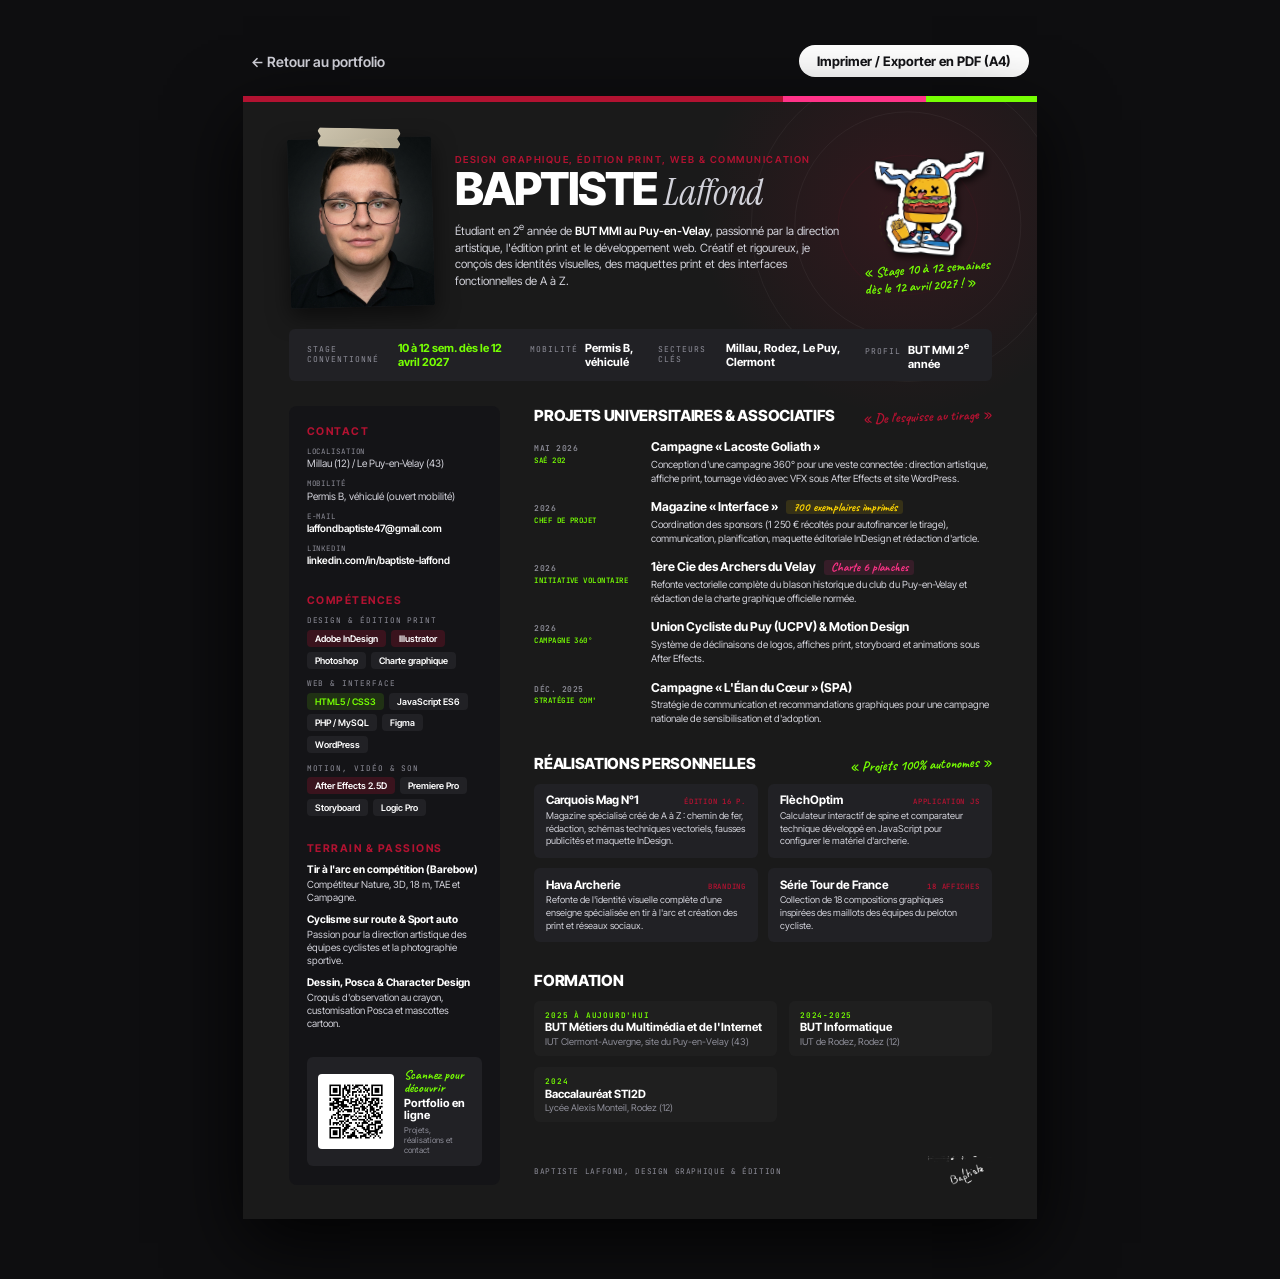
<file: cv-print.html>
<!DOCTYPE html>
<html lang="fr">

<head>
    <meta charset="UTF-8">
    <meta name="viewport" content="width=device-width, initial-scale=1.0">
    <title>CV Baptiste Laffond, Design Graphique, Édition &amp; Web</title>
    <link rel="preconnect" href="https://fonts.googleapis.com">
    <link rel="preconnect" href="https://fonts.gstatic.com" crossorigin>
    <link href="https://fonts.googleapis.com/css2?family=Caveat:wght@600;700&family=Instrument+Serif:ital@0;1&family=Inter+Tight:ital,wght@0,400;0,500;0,600;0,700;0,800;1,400&family=JetBrains+Mono:wght@400;500;600&display=swap" rel="stylesheet">
    <style>
        /* =========================================================
           CV ÉDITORIAL A4 — BAPTISTE LAFFOND
           Même Direction Artistique que le Portfolio :
           - Fond papier carbone #1A1A1A & grain d'atelier
           - Rouge signature #B21231, Vert volt #76FF03, Rose #FF3388
           - Typographies : Inter Tight, Instrument Serif, Caveat, JetBrains Mono
           - Zéro grille carcérale, hiérarchie par l'espace et la typographie
           - Mascotte Burger en vrai Sticker Vinyle Die-Cut
           ========================================================= */
        
         :root {
            --paper: #1A1A1A;
            --paper-soft: #212125;
            --paper-deep: #141417;
            --ink: #FFFFFF;
            --ink-secondary: #D2D2DA;
            --ink-muted: #8E8E99;
            --accent: #B21231;
            --accent-pink: #FF3388;
            --accent-lime: #76FF03;
            --accent-bronze: #A56846;
            --font-sans: 'Inter Tight', -apple-system, BlinkMacSystemFont, sans-serif;
            --font-serif: 'Instrument Serif', Georgia, serif;
            --font-draw: 'Caveat', cursive, sans-serif;
            --font-mono: 'JetBrains Mono', monospace;
        }
        
        @page {
            size: A4 portrait;
            margin: 0;
        }
        
        *,
        *::before,
        *::after {
            box-sizing: border-box;
            margin: 0;
            padding: 0;
        }
        
        html,
        body {
            -webkit-print-color-adjust: exact;
            print-color-adjust: exact;
        }
        
        body {
            background: #0E0E10;
            font-family: var(--font-sans);
            color: var(--ink);
            -webkit-font-smoothing: antialiased;
            padding: 12mm 0 16mm;
        }
        /* Barre d'outils écran (masquée à l'impression) */
        
        .screen-toolbar {
            width: 210mm;
            margin: 0 auto 5mm;
            display: flex;
            align-items: center;
            justify-content: space-between;
            padding: 0 2mm;
        }
        
        .toolbar-back {
            display: inline-flex;
            align-items: center;
            gap: 8px;
            color: var(--ink-secondary);
            text-decoration: none;
            font-size: 0.88rem;
            font-weight: 600;
            transition: color 0.2s ease;
        }
        
        .toolbar-back:hover {
            color: #FFFFFF;
        }
        
        .toolbar-print-btn {
            display: inline-flex;
            align-items: center;
            gap: 8px;
            padding: 0.5rem 1.15rem;
            background: #FFFFFF;
            color: #141417;
            border: none;
            border-radius: 999px;
            font-family: var(--font-sans);
            font-size: 0.82rem;
            font-weight: 700;
            cursor: pointer;
            transition: background 0.2s ease, color 0.2s ease, transform 0.2s ease;
        }
        
        .toolbar-print-btn:hover {
            background: var(--accent);
            color: #FFFFFF;
            transform: translateY(-1px);
        }
        
        @media print {
            body {
                background: var(--paper);
                padding: 0;
            }
            .screen-toolbar {
                display: none !important;
            }
            .page {
                margin: 0 !important;
                box-shadow: none !important;
            }
        }
        /* Feuille A4 */
        
        .page {
            width: 210mm;
            height: 297mm;
            margin: 0 auto;
            background: var(--paper);
            position: relative;
            overflow: hidden;
            box-shadow: 0 24px 70px rgba(0, 0, 0, 0.85);
            display: flex;
            flex-direction: column;
            justify-content: space-between;
            padding: 11mm 12mm 9mm;
        }
        /* Liseré supérieur signature du site */
        
        .page::before {
            content: "";
            position: absolute;
            top: 0;
            left: 0;
            right: 0;
            height: 1.6mm;
            background: linear-gradient( 90deg, var(--accent) 0%, var(--accent) 68%, var(--accent-pink) 68%, var(--accent-pink) 86%, var(--accent-lime) 86%, var(--accent-lime) 100%);
            z-index: 10;
        }
        /* Halo d'ambiance doux comme sur le portfolio */
        
        .ambient-glow {
            position: absolute;
            top: -25mm;
            right: -20mm;
            width: 110mm;
            height: 110mm;
            background: radial-gradient(circle, rgba(178, 18, 49, 0.16) 0%, transparent 70%);
            pointer-events: none;
            z-index: 0;
        }
        /* Filigrane blason / courbes très discret en fond d'en-tête */
        
        .cv-watermark {
            position: absolute;
            top: -12mm;
            right: -12mm;
            width: 92mm;
            height: 92mm;
            opacity: 0.05;
            pointer-events: none;
            z-index: 0;
        }
        /* =========================================================
           1. EN-TÊTE ÉDITORIAL (SANS GRILLE DE TRAITS)
           ========================================================= */
        
        .cv-header {
            position: relative;
            z-index: 2;
            display: grid;
            grid-template-columns: 38mm 1fr 34mm;
            gap: 6mm;
            align-items: center;
            margin-bottom: 6mm;
        }
        /* Portrait posé façon tirage d'atelier avec scotch papier */
        
        .portrait-wrap {
            position: relative;
            transform: rotate(-1.4deg);
        }
        
        .masking-tape {
            position: absolute;
            top: -2.6mm;
            left: 50%;
            transform: translateX(-50%) rotate(2.5deg);
            width: 22mm;
            height: 5.2mm;
            background: linear-gradient(135deg, rgba(236, 226, 200, 0.85), rgba(218, 205, 176, 0.78));
            box-shadow: 0 1px 3px rgba(0, 0, 0, 0.35);
            z-index: 4;
            clip-path: polygon( 3% 0%, 97% 3%, 100% 25%, 96% 52%, 100% 78%, 97% 100%, 2% 97%, 0% 72%, 4% 45%, 0% 18%);
        }
        
        .portrait-photo {
            width: 100%;
            aspect-ratio: 4 / 4.7;
            object-fit: cover;
            object-position: 50% 22%;
            display: block;
            border-radius: 2px;
            box-shadow: 0 8px 22px rgba(0, 0, 0, 0.55);
            background: var(--paper-soft);
        }
        
        .header-center {
            display: flex;
            flex-direction: column;
        }
        
        .eyebrow-role {
            font-size: 7.2pt;
            font-weight: 600;
            text-transform: uppercase;
            letter-spacing: 0.16em;
            color: var(--accent);
            margin-bottom: 1.2mm;
        }
        
        .cv-name {
            font-size: 34pt;
            font-weight: 800;
            line-height: 0.88;
            letter-spacing: -0.04em;
            text-transform: uppercase;
            color: var(--ink);
            margin-bottom: 2.5mm;
        }
        
        .cv-name .serif-italic {
            font-family: var(--font-serif);
            font-weight: 400;
            font-style: italic;
            text-transform: none;
            letter-spacing: -0.01em;
            color: var(--ink-secondary);
            font-size: 28pt;
        }
        
        .cv-lead {
            font-size: 8.6pt;
            line-height: 1.48;
            color: var(--ink-secondary);
            max-width: 105mm;
        }
        
        .cv-lead strong {
            color: var(--ink);
            font-weight: 600;
        }
        /* Mascotte Burger en Sticker Die-Cut à droite de l'en-tête */
        
        .header-mascot-col {
            display: flex;
            flex-direction: column;
            align-items: center;
            justify-content: center;
            position: relative;
        }
        
        .mascot-sticker {
            width: 31mm;
            height: auto;
            filter: url(#vinyl-sticker);
            transform: rotate(4deg);
        }
        
        .mascot-note {
            font-family: var(--font-draw);
            font-size: 10.5pt;
            font-weight: 700;
            color: var(--accent-lime);
            transform: rotate(-4deg);
            margin-top: 0.5mm;
            white-space: nowrap;
        }
        /* Bandeau de repères clés doux (sans bordures ni traits) */
        
        .highlights-pill-row {
            position: relative;
            z-index: 2;
            display: flex;
            align-items: center;
            justify-content: space-between;
            gap: 3mm;
            background: var(--paper-soft);
            padding: 2.8mm 5mm;
            border-radius: 6px;
            margin-bottom: 6.5mm;
        }
        
        .hl-item {
            display: flex;
            align-items: baseline;
            gap: 2mm;
        }
        
        .hl-label {
            font-family: var(--font-mono);
            font-size: 6pt;
            text-transform: uppercase;
            letter-spacing: 0.12em;
            color: var(--ink-muted);
        }
        
        .hl-val {
            font-size: 8.4pt;
            font-weight: 700;
            color: var(--ink);
        }
        
        .hl-val.accent {
            color: var(--accent-lime);
        }
        /* =========================================================
           2. CORPS ASYMÉTRIQUE AÉRÉ (SANS TRAITS DE SÉPARATION)
           ========================================================= */
        
        .cv-body {
            position: relative;
            z-index: 2;
            display: grid;
            grid-template-columns: 56mm 1fr;
            gap: 9mm;
            flex: 1;
            align-items: start;
        }
        /* Colonne gauche : Profil, Compétences, Intérêts, QR Code */
        
        .col-left {
            display: flex;
            flex-direction: column;
            gap: 5.2mm;
            background: var(--paper-deep);
            padding: 5mm 4.8mm;
            border-radius: 8px;
            height: 100%;
            justify-content: space-between;
        }
        
        .side-block-title {
            font-size: 8pt;
            font-weight: 700;
            text-transform: uppercase;
            letter-spacing: 0.14em;
            color: var(--accent);
            margin-bottom: 2.2mm;
        }
        
        .contact-list {
            list-style: none;
            display: flex;
            flex-direction: column;
            gap: 2mm;
        }
        
        .contact-list li {
            font-size: 7.6pt;
            line-height: 1.35;
            color: var(--ink-secondary);
        }
        
        .contact-list .c-lbl {
            display: block;
            font-family: var(--font-mono);
            font-size: 5.6pt;
            text-transform: uppercase;
            letter-spacing: 0.12em;
            color: var(--ink-muted);
            margin-bottom: 0.3mm;
        }
        
        .contact-list a {
            color: var(--ink);
            text-decoration: none;
            font-weight: 600;
        }
        /* Groupes de compétences sans bordures lourdes */
        
        .skill-group {
            margin-bottom: 2.6mm;
        }
        
        .skill-group:last-child {
            margin-bottom: 0;
        }
        
        .skill-cat {
            font-family: var(--font-mono);
            font-size: 5.8pt;
            text-transform: uppercase;
            letter-spacing: 0.12em;
            color: var(--ink-muted);
            margin-bottom: 1.2mm;
        }
        
        .skill-chips {
            display: flex;
            flex-wrap: wrap;
            gap: 1.2mm;
            list-style: none;
        }
        
        .skill-chip {
            padding: 0.8mm 2.2mm;
            background: var(--paper-soft);
            border-radius: 4px;
            font-size: 6.8pt;
            font-weight: 600;
            color: var(--ink);
        }
        
        .skill-chip.featured {
            background: rgba(178, 18, 49, 0.24);
            color: #FFFFFF;
        }
        
        .skill-chip.lime {
            background: rgba(118, 255, 3, 0.12);
            color: var(--accent-lime);
        }
        /* Centres d'intérêt */
        
        .interests-list {
            list-style: none;
            display: flex;
            flex-direction: column;
            gap: 2.2mm;
        }
        
        .interests-list li {
            font-size: 7.4pt;
            line-height: 1.35;
            color: var(--ink-secondary);
        }
        
        .interests-list strong {
            color: var(--ink);
            display: block;
            font-size: 7.8pt;
            margin-bottom: 0.2mm;
        }
        /* Bloc QR Code + Signature */
        
        .qr-card {
            background: var(--paper-soft);
            padding: 3mm;
            border-radius: 6px;
            display: grid;
            grid-template-columns: 20mm 1fr;
            gap: 2.8mm;
            align-items: center;
            text-decoration: none;
            color: inherit;
        }
        
        .qr-frame {
            width: 20mm;
            height: 20mm;
            background: #FFFFFF;
            padding: 1.2mm;
            border-radius: 4px;
            position: relative;
        }
        
        .qr-frame img {
            width: 100%;
            height: 100%;
            object-fit: contain;
            display: block;
            position: relative;
            z-index: 2;
        }
        
        .qr-frame .ph {
            position: absolute;
            inset: 1.2mm;
            display: flex;
            align-items: center;
            justify-content: center;
            text-align: center;
            color: var(--accent);
            font-family: var(--font-mono);
            font-size: 4.8pt;
            font-weight: 700;
            text-transform: uppercase;
        }
        
        .qr-meta .qr-tag {
            font-family: var(--font-draw);
            font-size: 9.8pt;
            font-weight: 700;
            color: var(--accent-lime);
            display: block;
            line-height: 1;
            margin-bottom: 0.6mm;
        }
        
        .qr-meta strong {
            display: block;
            font-size: 8.4pt;
            font-weight: 700;
            color: var(--ink);
            line-height: 1.15;
        }
        
        .qr-meta small {
            display: block;
            font-size: 6pt;
            color: var(--ink-muted);
            margin-top: 0.6mm;
            line-height: 1.25;
        }
        /* =========================================================
           3. COLONNE DROITE : EXPÉRIENCES, PROJETS & FORMATION
           ========================================================= */
        
        .col-right {
            display: flex;
            flex-direction: column;
            gap: 5.2mm;
            height: 100%;
            justify-content: space-between;
        }
        
        .section-head {
            display: flex;
            align-items: baseline;
            justify-content: space-between;
            margin-bottom: 2.8mm;
        }
        
        .section-head h2 {
            font-size: 11.5pt;
            font-weight: 800;
            text-transform: uppercase;
            letter-spacing: -0.02em;
            color: var(--ink);
        }
        
        .section-head .hand-note {
            font-family: var(--font-draw);
            font-size: 10.5pt;
            font-weight: 700;
            color: var(--accent);
            transform: rotate(-2deg);
        }
        /* Liste des expériences universitaires : fluide, aérée, zéro trait vertical */
        
        .exp-stack {
            display: flex;
            flex-direction: column;
            gap: 2.7mm;
        }
        
        .exp-item {
            display: grid;
            grid-template-columns: 28mm 1fr;
            gap: 3mm;
            align-items: baseline;
        }
        
        .exp-date {
            font-family: var(--font-mono);
            font-size: 6pt;
            font-weight: 600;
            text-transform: uppercase;
            letter-spacing: 0.06em;
            color: var(--ink-muted);
            line-height: 1.3;
        }
        
        .exp-date .role-pill {
            display: inline-block;
            margin-top: 0.5mm;
            color: var(--accent-lime);
            font-size: 5.6pt;
        }
        
        .exp-content h3 {
            font-size: 9.2pt;
            font-weight: 700;
            color: var(--ink);
            line-height: 1.15;
            display: inline-flex;
            align-items: center;
            gap: 2mm;
            flex-wrap: wrap;
        }
        
        .exp-badge-hand {
            font-family: var(--font-draw);
            font-size: 9.2pt;
            font-weight: 700;
            color: #FFD600;
            background: rgba(255, 214, 0, 0.12);
            padding: 0.1mm 1.8mm;
            border-radius: 3px;
            line-height: 1.1;
        }
        
        .exp-badge-hand.pink {
            color: var(--accent-pink);
            background: rgba(255, 51, 136, 0.12);
        }
        
        .exp-content p {
            font-size: 7.4pt;
            line-height: 1.42;
            color: var(--ink-secondary);
            margin-top: 0.5mm;
        }
        /* Grille des 4 projets personnels : cartes douces sans bordures */
        
        .perso-grid {
            display: grid;
            grid-template-columns: 1fr 1fr;
            gap: 2.6mm;
        }
        
        .perso-card {
            background: var(--paper-soft);
            padding: 2.6mm 3.2mm;
            border-radius: 6px;
        }
        
        .perso-top {
            display: flex;
            align-items: baseline;
            justify-content: space-between;
            margin-bottom: 0.6mm;
        }
        
        .perso-top h3 {
            font-size: 8.8pt;
            font-weight: 700;
            color: var(--ink);
        }
        
        .perso-top span {
            font-family: var(--font-mono);
            font-size: 5.5pt;
            text-transform: uppercase;
            letter-spacing: 0.1em;
            color: var(--accent);
            font-weight: 600;
        }
        
        .perso-card p {
            font-size: 7pt;
            line-height: 1.38;
            color: var(--ink-secondary);
        }
        /* Formation : 2 blocs côte à côte épurés */
        
        .edu-grid {
            display: grid;
            grid-template-columns: 1.2fr 1fr;
            gap: 3mm;
        }
        
        .edu-item {
            background: rgba(255, 255, 255, 0.025);
            padding: 2.4mm 3mm;
            border-radius: 6px;
        }
        
        .edu-year {
            font-family: var(--font-mono);
            font-size: 5.8pt;
            font-weight: 600;
            color: var(--accent-lime);
            text-transform: uppercase;
            letter-spacing: 0.1em;
            display: block;
            margin-bottom: 0.4mm;
        }
        
        .edu-item h3 {
            font-size: 8.5pt;
            font-weight: 700;
            color: var(--ink);
            line-height: 1.15;
        }
        
        .edu-item p {
            font-size: 7pt;
            color: var(--ink-muted);
            margin-top: 0.4mm;
        }
        /* Pied de page avec signature manuscrite */
        
        .cv-footer {
            display: flex;
            align-items: center;
            justify-content: space-between;
            padding-top: 1.5mm;
        }
        
        .cv-footer-meta {
            font-family: var(--font-mono);
            font-size: 5.8pt;
            color: var(--ink-muted);
            letter-spacing: 0.08em;
            text-transform: uppercase;
        }
        
        .cv-signature {
            height: 7.5mm;
            width: auto;
            opacity: 0.92;
        }
    </style>
</head>

<body>
    <!-- Filtre SVG pour le contour Sticker Die-Cut blanc de la mascotte -->
    <svg width="0" height="0" style="position:absolute; width:0; height:0; pointer-events:none;" aria-hidden="true">
        <defs>
            <filter id="vinyl-sticker" x="-18%" y="-18%" width="136%" height="136%" color-interpolation-filters="sRGB">
                <feMorphology in="SourceAlpha" result="DILATED_WHITE" operator="dilate" radius="3.6"></feMorphology>
                <feFlood flood-color="#FFFFFF" flood-opacity="1" result="WHITE_FILL"></feFlood>
                <feComposite in="WHITE_FILL" in2="DILATED_WHITE" operator="in" result="WHITE_BORDER"></feComposite>
                <feMorphology in="DILATED_WHITE" result="DILATED_BLACK" operator="dilate" radius="1"></feMorphology>
                <feFlood flood-color="#121214" flood-opacity="0.9" result="BLACK_FILL"></feFlood>
                <feComposite in="BLACK_FILL" in2="DILATED_BLACK" operator="in" result="OUTER_LINE"></feComposite>
                <feDropShadow in="OUTER_LINE" dx="2" dy="4" stdDeviation="3" flood-color="#000000" flood-opacity="0.65" result="STICKER_SHADOW"></feDropShadow>
                <feMerge>
                    <feMergeNode in="STICKER_SHADOW"></feMergeNode>
                    <feMergeNode in="OUTER_LINE"></feMergeNode>
                    <feMergeNode in="WHITE_BORDER"></feMergeNode>
                    <feMergeNode in="SourceGraphic"></feMergeNode>
                </feMerge>
            </filter>
        </defs>
    </svg>

    <!-- Barre d'action rapide à l'écran (invisible à l'impression) -->
    <div class="screen-toolbar">
        <a href="index.html" class="toolbar-back">← Retour au portfolio</a>
        <button type="button" class="toolbar-print-btn" onclick="window.print()">Imprimer / Exporter en PDF (A4)</button>
    </div>

    <div class="page">
        <div class="ambient-glow" aria-hidden="true"></div>

        <!-- Filigrane géométrique subtil rappelant le Hero du site -->
        <svg class="cv-watermark" viewBox="0 0 400 400" fill="none" aria-hidden="true">
            <circle cx="200" cy="200" r="180" stroke="#FFFFFF" stroke-width="1"/>
            <circle cx="200" cy="200" r="130" stroke="#FFFFFF" stroke-width="1"/>
            <circle cx="200" cy="200" r="80" stroke="#B21231" stroke-width="1.5"/>
            <circle cx="200" cy="200" r="32" stroke="#76FF03" stroke-width="1.2" stroke-dasharray="4 4"/>
        </svg>

        <div>
            <!-- ===================== 1. EN-TÊTE ÉDITORIAL ===================== -->
            <header class="cv-header">
                <div class="portrait-wrap">
                    <div class="masking-tape" aria-hidden="true"></div>
                    <img src="photo-cv.jpg" alt="Portrait de Baptiste Laffond" class="portrait-photo">
                </div>

                <div class="header-center">
                    <span class="eyebrow-role">Design Graphique, Édition Print, Web &amp; Communication</span>
                    <h1 class="cv-name">Baptiste <span class="serif-italic">Laffond</span></h1>
                    <p class="cv-lead">
                        Étudiant en 2<sup>e</sup> année de <strong>BUT MMI au Puy-en-Velay</strong>, passionné par la direction artistique, l'édition print et le développement web. Créatif et rigoureux, je conçois des identités visuelles, des maquettes
                        print et des interfaces fonctionnelles de A à Z.
                    </p>
                </div>

                <div class="header-mascot-col">
                    <img src="creations/burger-mascotte-web.png" alt="Mascotte Burger Street Cartoon par Baptiste Laffond" class="mascot-sticker">
                    <span class="mascot-note">« Stage 10 à 12 semaines<br>dès le 12 avril 2027 ! »</span>
                </div>
            </header>

            <!-- Bandeau de synthèse doux sans grille de traits -->
            <div class="highlights-pill-row">
                <div class="hl-item">
                    <span class="hl-label">Stage conventionné</span>
                    <span class="hl-val accent">10 à 12 sem. dès le 12 avril 2027</span>
                </div>
                <div class="hl-item">
                    <span class="hl-label">Mobilité</span>
                    <span class="hl-val">Permis B, véhiculé</span>
                </div>
                <div class="hl-item">
                    <span class="hl-label">Secteurs clés</span>
                    <span class="hl-val">Millau, Rodez, Le Puy, Clermont</span>
                </div>
                <div class="hl-item">
                    <span class="hl-label">Profil</span>
                    <span class="hl-val">BUT MMI 2<sup>e</sup> année</span>
                </div>
            </div>
        </div>

        <!-- ===================== 2. CORPS DU CV ===================== -->
        <div class="cv-body">

            <!-- COLONNE GAUCHE : CONTACT, COMPÉTENCES, INTÉRÊTS, QR -->
            <aside class="col-left">
                <div>
                    <h2 class="side-block-title">Contact</h2>
                    <ul class="contact-list">
                        <li>
                            <span class="c-lbl">Localisation</span> Millau (12) / Le Puy-en-Velay (43)
                        </li>
                        <li>
                            <span class="c-lbl">Mobilité</span> Permis B, véhiculé (ouvert mobilité)
                        </li>
                        <li>
                            <span class="c-lbl">E-mail</span>
                            <a href="mailto:laffondbaptiste47@gmail.com">laffondbaptiste47@gmail.com</a>
                        </li>
                        <li>
                            <span class="c-lbl">LinkedIn</span>
                            <a href="https://www.linkedin.com/in/baptiste-laffond/" target="_blank" rel="noopener">linkedin.com/in/baptiste-laffond</a>
                        </li>
                    </ul>
                </div>

                <div>
                    <h2 class="side-block-title">Compétences</h2>
                    <div class="skill-group">
                        <p class="skill-cat">Design &amp; Édition Print</p>
                        <ul class="skill-chips">
                            <li class="skill-chip featured">Adobe InDesign</li>
                            <li class="skill-chip featured">Illustrator</li>
                            <li class="skill-chip">Photoshop</li>
                            <li class="skill-chip">Charte graphique</li>
                        </ul>
                    </div>

                    <div class="skill-group">
                        <p class="skill-cat">Web &amp; Interface</p>
                        <ul class="skill-chips">
                            <li class="skill-chip lime">HTML5 / CSS3</li>
                            <li class="skill-chip">JavaScript ES6</li>
                            <li class="skill-chip">PHP / MySQL</li>
                            <li class="skill-chip">Figma</li>
                            <li class="skill-chip">WordPress</li>
                        </ul>
                    </div>

                    <div class="skill-group">
                        <p class="skill-cat">Motion, Vidéo &amp; Son</p>
                        <ul class="skill-chips">
                            <li class="skill-chip featured">After Effects 2.5D</li>
                            <li class="skill-chip">Premiere Pro</li>
                            <li class="skill-chip">Storyboard</li>
                            <li class="skill-chip">Logic Pro</li>
                        </ul>
                    </div>
                </div>

                <div>
                    <h2 class="side-block-title">Terrain &amp; Passions</h2>
                    <ul class="interests-list">
                        <li>
                            <strong>Tir à l'arc en compétition (Barebow)</strong> Compétiteur Nature, 3D, 18 m, TAE et Campagne.
                        </li>
                        <li>
                            <strong>Cyclisme sur route &amp; Sport auto</strong> Passion pour la direction artistique des équipes cyclistes et la photographie sportive.
                        </li>
                        <li>
                            <strong>Dessin, Posca &amp; Character Design</strong> Croquis d'observation au crayon, customisation Posca et mascottes cartoon.
                        </li>
                    </ul>
                </div>

                <!-- QR Code vers le portfolio en ligne -->
                <a href="https://baptiste-archerdev.github.io/Portfolio/index.html" target="_blank" rel="noopener noreferrer" class="qr-card">
                    <div class="qr-frame">
                        <div class="ph">QR code<br>portfolio</div>
                        <img src="qr-code.png" alt="QR code vers le portfolio de Baptiste Laffond" onerror="this.remove()">
                    </div>
                    <div class="qr-meta">
                        <span class="qr-tag">Scannez pour découvrir</span>
                        <strong>Portfolio en ligne</strong>
                        <small>Projets, réalisations et contact</small>
                    </div>
                </a>
            </aside>

            <!-- COLONNE DROITE : EXPÉRIENCES, PROJETS PERSONNELS & FORMATION -->
            <main class="col-right">
                <section>
                    <div class="section-head">
                        <h2>Projets universitaires &amp; associatifs</h2>
                        <span class="hand-note">« De l'esquisse au tirage »</span>
                    </div>

                    <div class="exp-stack">
                        <article class="exp-item">
                            <div class="exp-date">
                                Mai 2026<br>
                                <span class="role-pill">SAÉ 202</span>
                            </div>
                            <div class="exp-content">
                                <h3>Campagne « Lacoste Goliath »</h3>
                                <p>Conception d'une campagne 360° pour une veste connectée : direction artistique, affiche print, tournage vidéo avec VFX sous After Effects et site WordPress.</p>
                            </div>
                        </article>

                        <article class="exp-item">
                            <div class="exp-date">
                                2026<br>
                                <span class="role-pill">Chef de projet</span>
                            </div>
                            <div class="exp-content">
                                <h3>Magazine « Interface » <span class="exp-badge-hand">700 exemplaires imprimés</span></h3>
                                <p>Coordination des sponsors (1 250 € récoltés pour autofinancer le tirage), communication, planification, maquette éditoriale InDesign et rédaction d'article.</p>
                            </div>
                        </article>

                        <article class="exp-item">
                            <div class="exp-date">
                                2026<br>
                                <span class="role-pill">Initiative volontaire</span>
                            </div>
                            <div class="exp-content">
                                <h3>1ère Cie des Archers du Velay <span class="exp-badge-hand pink">Charte 6 planches</span></h3>
                                <p>Refonte vectorielle complète du blason historique du club du Puy-en-Velay et rédaction de la charte graphique officielle normée.</p>
                            </div>
                        </article>

                        <article class="exp-item">
                            <div class="exp-date">
                                2026<br>
                                <span class="role-pill">Campagne 360°</span>
                            </div>
                            <div class="exp-content">
                                <h3>Union Cycliste du Puy (UCPV) &amp; Motion Design</h3>
                                <p>Système de déclinaisons de logos, affiches print, storyboard et animations sous After Effects.</p>
                            </div>
                        </article>

                        <article class="exp-item">
                            <div class="exp-date">
                                Déc. 2025<br>
                                <span class="role-pill">Stratégie com'</span>
                            </div>
                            <div class="exp-content">
                                <h3>Campagne « L'Élan du Cœur » (SPA)</h3>
                                <p>Stratégie de communication et recommandations graphiques pour une campagne nationale de sensibilisation et d'adoption.</p>
                            </div>
                        </article>
                    </div>
                </section>

                <section>
                    <div class="section-head">
                        <h2>Réalisations personnelles</h2>
                        <span class="hand-note" style="color:var(--accent-lime);">« Projets 100% autonomes »</span>
                    </div>

                    <div class="perso-grid">
                        <article class="perso-card">
                            <div class="perso-top">
                                <h3>Carquois Mag N°1</h3>
                                <span>Édition 16 p.</span>
                            </div>
                            <p>Magazine spécialisé créé de A à Z : chemin de fer, rédaction, schémas techniques vectoriels, fausses publicités et maquette InDesign.</p>
                        </article>

                        <article class="perso-card">
                            <div class="perso-top">
                                <h3>FlèchOptim</h3>
                                <span>Application JS</span>
                            </div>
                            <p>Calculateur interactif de spine et comparateur technique développé en JavaScript pour configurer le matériel d'archerie.</p>
                        </article>

                        <article class="perso-card">
                            <div class="perso-top">
                                <h3>Hava Archerie</h3>
                                <span>Branding</span>
                            </div>
                            <p>Refonte de l'identité visuelle complète d'une enseigne spécialisée en tir à l'arc et création des print et réseaux sociaux.</p>
                        </article>

                        <article class="perso-card">
                            <div class="perso-top">
                                <h3>Série Tour de France</h3>
                                <span>18 Affiches</span>
                            </div>
                            <p>Collection de 18 compositions graphiques inspirées des maillots des équipes du peloton cycliste.</p>
                        </article>
                    </div>
                </section>

                <section>
                    <div class="section-head">
                        <h2>Formation</h2>
                    </div>

                    <div class="edu-grid">
                        <article class="edu-item">
                            <span class="edu-year">2025 à aujourd'hui</span>
                            <h3>BUT Métiers du Multimédia et de l'Internet</h3>
                            <p>IUT Clermont-Auvergne, site du Puy-en-Velay (43)</p>
                        </article>
                        <article class="edu-item">
                            <span class="edu-year">2024-2025</span>
                            <h3>BUT Informatique</h3>
                            <p>IUT de Rodez, Rodez (12)</p>
                        </article>
                        <article class="edu-item">
                            <span class="edu-year">2024</span>
                            <h3>Baccalauréat STI2D</h3>
                            <p>Lycée Alexis Monteil, Rodez (12)</p>
                        </article>
                    </div>
                </section>

                <footer class="cv-footer">
                    <span class="cv-footer-meta">Baptiste Laffond, Design Graphique &amp; Édition</span>
                    <img src="creations/signature_baptiste_white.png" alt="Signature Baptiste Laffond" class="cv-signature">
                </footer>
            </main>

        </div>
    </div>
</body>

</html>
</file>
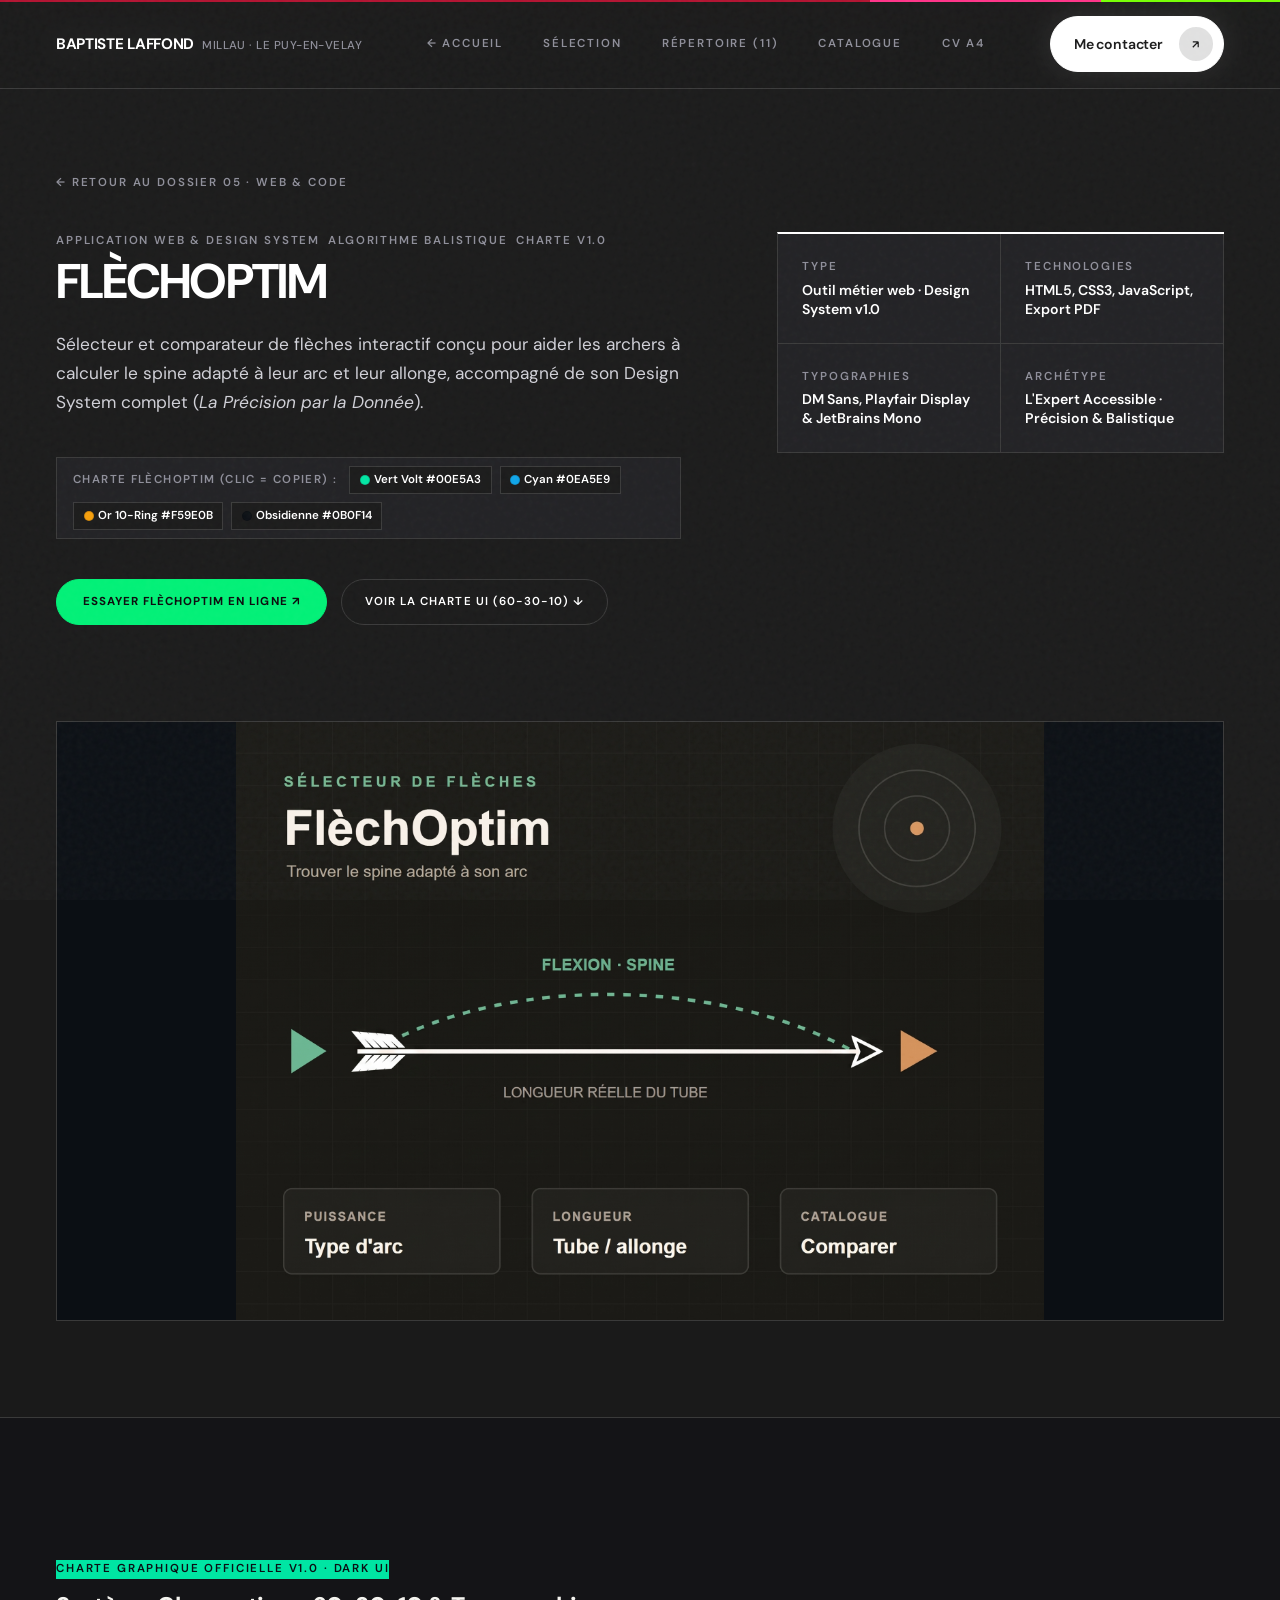
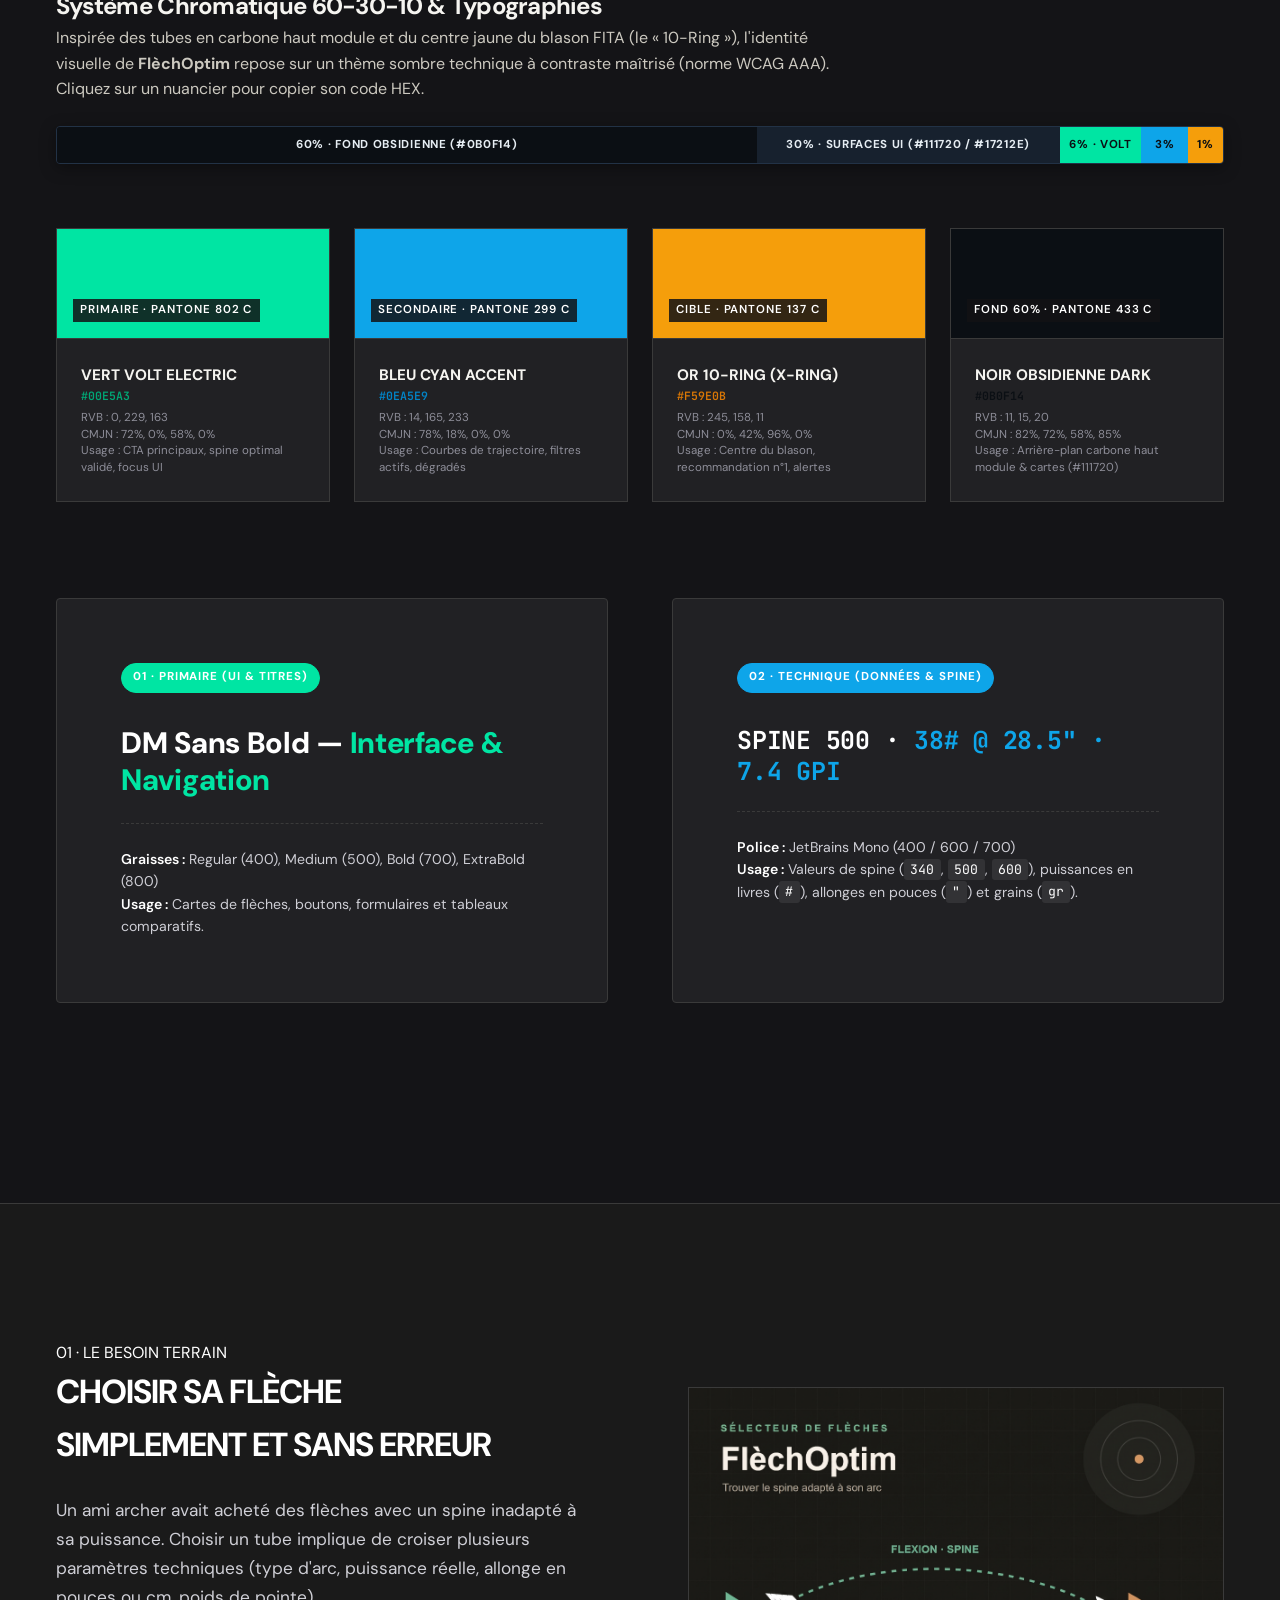
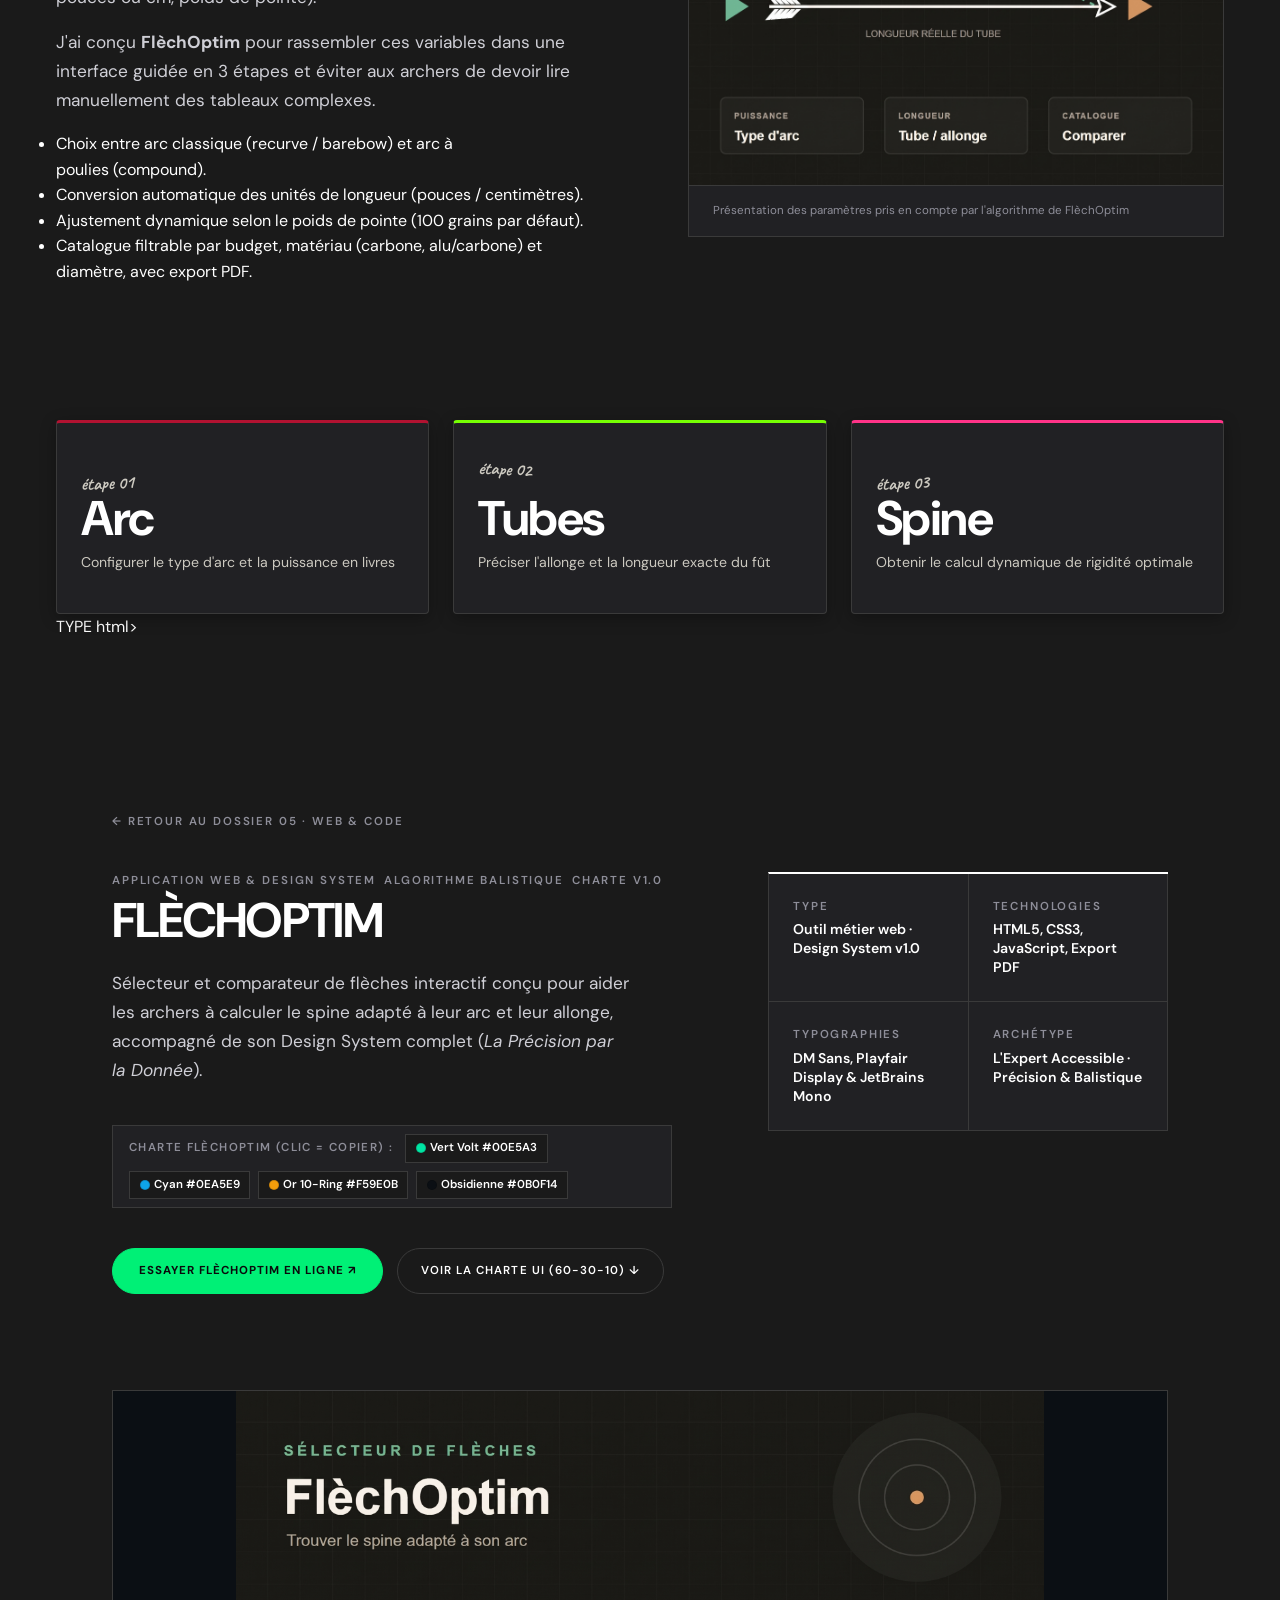
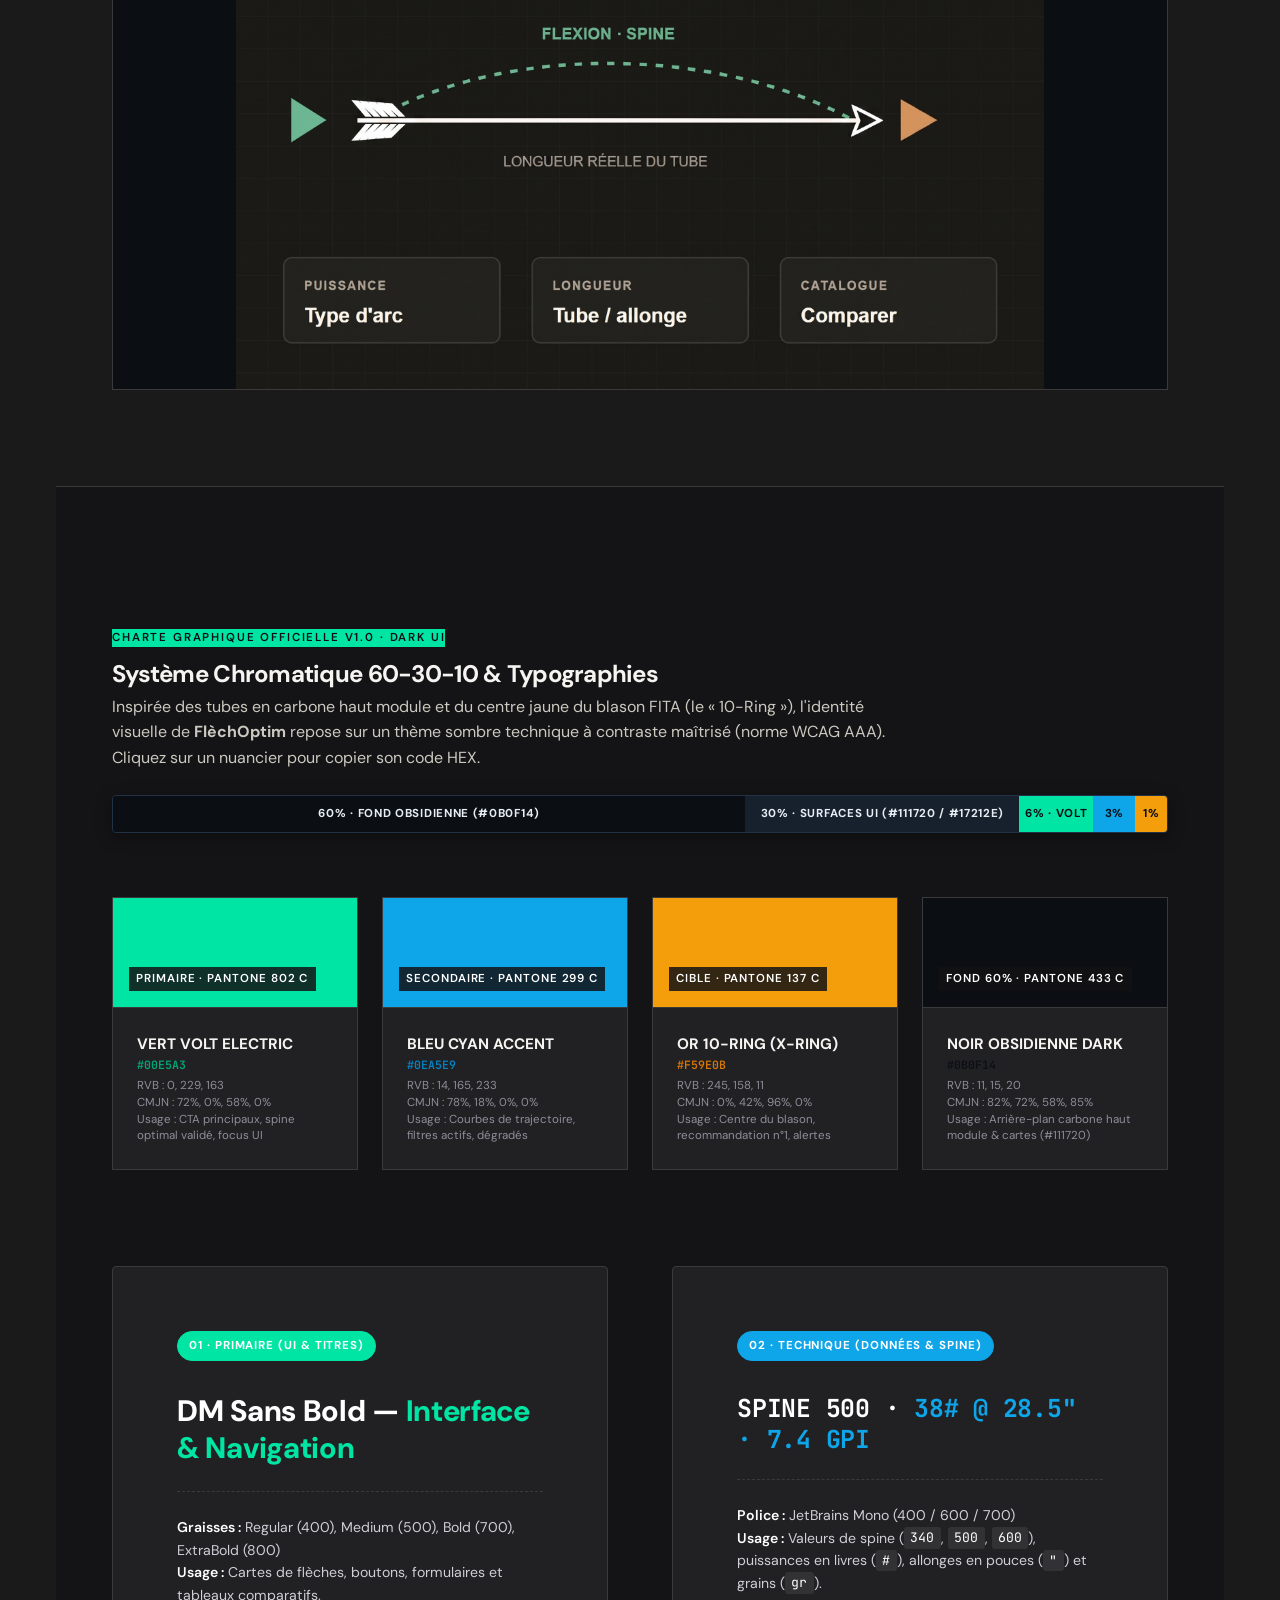
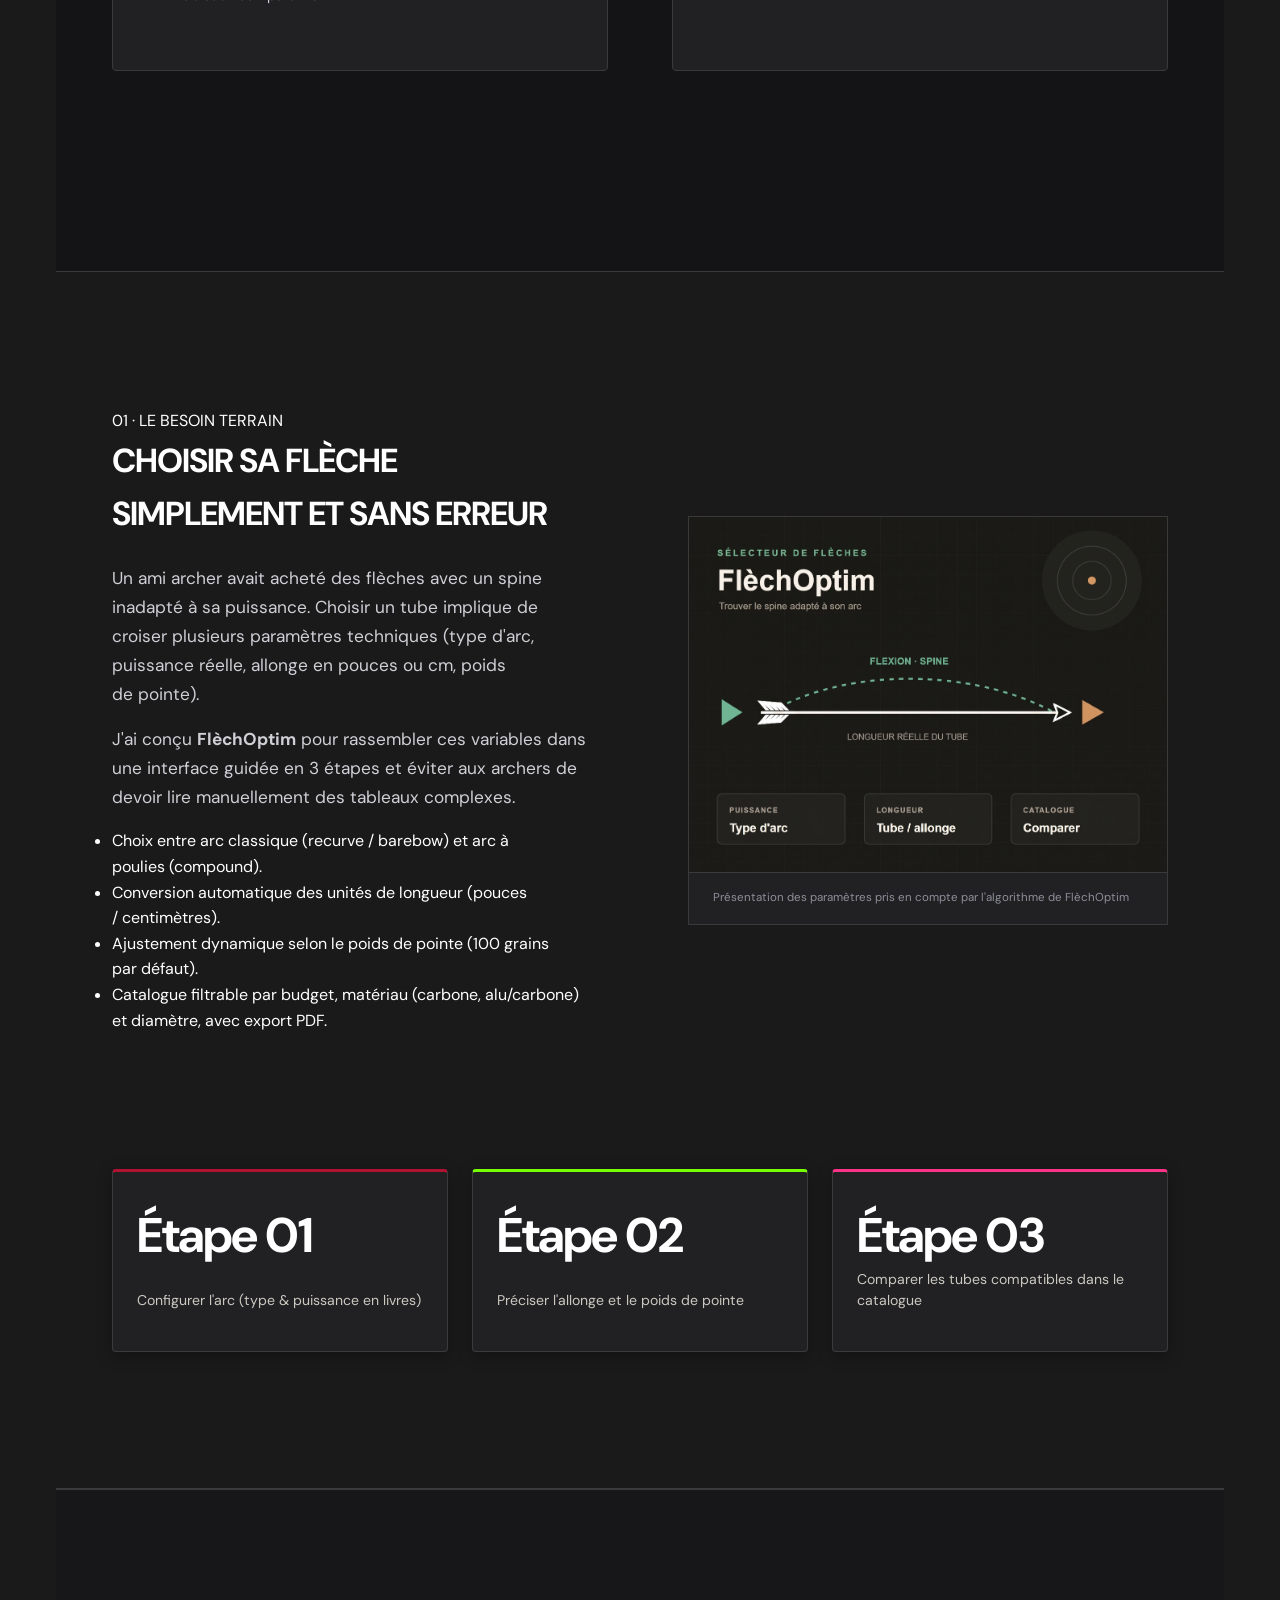
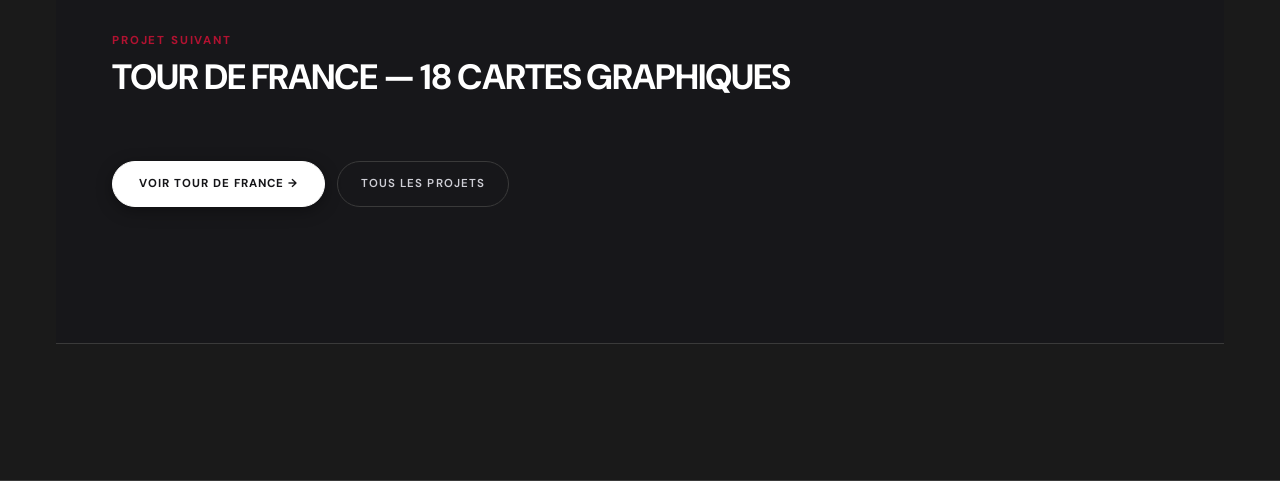
<file: FlechOptim.html>
<!DOCTYPE html>
<html lang="fr">

<head>
    <meta charset="UTF-8">
    <meta name="viewport" content="width=device-width, initial-scale=1.0">
    <title>FlèchOptim — Outil Web &amp; Charte UI | Baptiste Laffond</title>
    <link rel="preconnect" href="https://fonts.googleapis.com">
    <link rel="preconnect" href="https://fonts.gstatic.com" crossorigin>
    <link href="https://fonts.googleapis.com/css2?family=DM+Sans:ital,opsz,wght@0,9..40,400..800;1,9..40,400..700&family=Playfair+Display:ital,wght@0,600;0,700;1,400&family=Space+Grotesk:wght@500;700&family=Inter:wght@400;500;600&family=JetBrains+Mono:wght@400;600;700&display=swap" rel="stylesheet">
    <link rel="stylesheet" href="portfolio-style.css">
    <style>
        /* Charte Graphique FlechOptim - Vert Volt & Or 10-Ring sur Noir Carbone */
        :root {
            --accent-primary: #00f076;
            --accent-yellow: #ffd600;
            --accent-cyan: #00e5ff;
            --poster-bg: #141418;
            --font-sans: 'DM Sans', 'Inter', sans-serif;
            --font-display: 'DM Sans', 'Space Grotesk', sans-serif;
        }
        .btn-primary {
            background: #00f076;
            color: #0a0a0c;
            border-color: #00f076;
            font-weight: 700;
            box-shadow: none;
        }
    </style>
</head>

<body data-project-charter="Charte FlèchOptim (#00E5A3 / #0B0F14)">
    <div class="scroll-progress"></div>

            <header class="topbar">
        <div class="topbar-inner">
            <a href="portfolio.html" class="brand-mark" aria-label="Accueil — Baptiste Laffond">
                Baptiste Laffond
                <span class="brand-mark-sub">Millau · Le Puy-en-Velay</span>
            </a>

            <nav class="nav-links" aria-label="Navigation principale">
                <a href="portfolio.html" class="nav-link">← Accueil</a>
                <a href="portfolio.html#selection" class="nav-link">Sélection</a>
                <a href="portfolio.html#repertoire" class="nav-link">Répertoire (11)</a>
                <a href="projets.html" class="nav-link">Catalogue</a>
                <a href="cv-print.html" target="_blank" class="nav-link">CV A4</a>
            </nav>

            <div>
                <a href="portfolio.html#contact" class="cta-swiss">
                    <span>Me contacter</span>
                    <span class="arrow-circle" aria-hidden="true">
                        <svg viewBox="0 0 24 24"><path d="M7 17L17 7M17 7H7M17 7V17"/></svg>
                    </span>
                </a>
            </div>
        </div>
    </header>

    <main>
        <section class="case-hero">
            <div class="container">
                <a href="portfolio.html#sommaire" class="case-breadcrumb">← Retour au Dossier 05 · Web &amp; Code</a>

                <div class="case-header-grid">
                    <div>
                        <div style="display:flex; gap:0.5rem; flex-wrap:wrap; margin-bottom:0.5rem;">
                            <span class="pill-badge green">APPLICATION WEB &amp; DESIGN SYSTEM</span>
                            <span class="pill-badge blue">ALGORITHME BALISTIQUE</span>
                            <span class="pill-badge yellow">CHARTE V1.0</span>
                        </div>
                        <h1 class="case-title">FlèchOptim</h1>
                        <p class="case-lead">
                            Sélecteur et comparateur de flèches interactif conçu pour aider les archers à calculer le spine adapté à leur arc et leur allonge, accompagné de son Design System complet (<em>La Précision par la Donnée</em>).
                        </p>

                        <!-- Barre rapide de la Charte Graphique FlèchOptim -->
                        <div class="project-brand-bar" aria-label="Palette officielle FlèchOptim">
                            <span class="project-brand-bar-label">Charte FlèchOptim (clic = copier) :</span>
                            <span class="mini-swatch-pill" data-copy-hex="#00E5A3"><span class="mini-swatch-dot" style="background:#00E5A3;"></span>Vert Volt #00E5A3</span>
                            <span class="mini-swatch-pill" data-copy-hex="#0EA5E9"><span class="mini-swatch-dot" style="background:#0EA5E9;"></span>Cyan #0EA5E9</span>
                            <span class="mini-swatch-pill" data-copy-hex="#F59E0B"><span class="mini-swatch-dot" style="background:#F59E0B;"></span>Or 10-Ring #F59E0B</span>
                            <span class="mini-swatch-pill" data-copy-hex="#0B0F14"><span class="mini-swatch-dot" style="background:#0B0F14;"></span>Obsidienne #0B0F14</span>
                        </div>

                        <div style="display:flex; gap:0.85rem; flex-wrap:wrap;">
                            <a href="https://baptiste-archerdev.github.io/FlechOptim/" target="_blank" rel="noopener" class="btn-primary">Essayer FlèchOptim en ligne ↗</a>
                            <a href="#charte-flechoptim" class="btn-secondary">Voir la Charte UI (60-30-10) ↓</a>
                        </div>
                    </div>

                    <dl class="case-meta-notes">
                        <div class="meta-sticky blue">
                            <dt>TYPE</dt>
                            <dd>Outil métier web · Design System v1.0</dd>
                        </div>
                        <div class="meta-sticky pink">
                            <dt>TECHNOLOGIES</dt>
                            <dd>HTML5, CSS3, JavaScript, Export PDF</dd>
                        </div>
                        <div class="meta-sticky green">
                            <dt>TYPOGRAPHIES</dt>
                            <dd>DM Sans, Playfair Display &amp; JetBrains Mono</dd>
                        </div>
                        <div class="meta-sticky orange">
                            <dt>ARCHÉTYPE</dt>
                            <dd>L'Expert Accessible · Précision &amp; Balistique</dd>
                        </div>
                    </dl>
                </div>

                <div class="case-banner-frame reveal-on-scroll" style="background:#0B0F14;">
                    <img src="FlechOptim.jpg" alt="Visuel de présentation de l'outil web FlèchOptim" class="zoomable-img">
                </div>
            </div>
        </section>

        <!-- SECTION CHARTE GRAPHIQUE INTERACTIVE FLÈCHOPTIM -->
        <section class="case-section bg-dark" id="charte-flechoptim">
            <div class="container">
                <span class="section-kicker" style="background:#00E5A3; color:#0B0F14;">Charte Graphique Officielle v1.0 · Dark UI</span>
                <h2 class="section-title">Système Chromatique 60-30-10 &amp; Typographies</h2>
                <p style="max-width:72ch;">
                    Inspirée des tubes en carbone haut module et du centre jaune du blason FITA (le « 10-Ring »), l'identité visuelle de <strong>FlèchOptim</strong> repose sur un thème sombre technique à contraste maîtrisé (norme WCAG AAA). Cliquez sur un nuancier pour copier son code HEX.
                </p>

                <!-- Barre de répartition 60 / 30 / 6 / 3 / 1 -->
                <div class="color-ratio-bar reveal-on-scroll" style="border-color:#223246;">
                    <div class="color-ratio-segment" style="width:60%; background:#0B0F14; color:#E6EDF3;">60% · FOND OBSIDIENNE (#0B0F14)</div>
                    <div class="color-ratio-segment" style="width:26%; background:#17212E; color:#E6EDF3;">30% · SURFACES UI (#111720 / #17212E)</div>
                    <div class="color-ratio-segment" style="width:7%; background:#00E5A3; color:#0B0F14;">6% · VOLT</div>
                    <div class="color-ratio-segment" style="width:4%; background:#0EA5E9; color:#0B0F14;">3%</div>
                    <div class="color-ratio-segment" style="width:3%; background:#F59E0B; color:#0B0F14;">1%</div>
                </div>

                <div class="swatches-grid reveal-on-scroll">
                    <div class="swatch-card" data-copy-hex="#00E5A3">
                        <div class="swatch-color" style="background:#00E5A3;">
                            <span class="swatch-usage-badge">Primaire · Pantone 802 C</span>
                        </div>
                        <div class="swatch-body">
                            <div class="swatch-name">Vert Volt Electric</div>
                            <div class="swatch-hex" style="color:#00a876;">#00E5A3</div>
                            <div class="swatch-specs">
                                RVB : 0, 229, 163<br>
                                CMJN : 72%, 0%, 58%, 0%<br>
                                Usage : CTA principaux, spine optimal validé, focus UI
                            </div>
                        </div>
                    </div>

                    <div class="swatch-card" data-copy-hex="#0EA5E9">
                        <div class="swatch-color" style="background:#0EA5E9;">
                            <span class="swatch-usage-badge">Secondaire · Pantone 299 C</span>
                        </div>
                        <div class="swatch-body">
                            <div class="swatch-name">Bleu Cyan Accent</div>
                            <div class="swatch-hex" style="color:#0284c7;">#0EA5E9</div>
                            <div class="swatch-specs">
                                RVB : 14, 165, 233<br>
                                CMJN : 78%, 18%, 0%, 0%<br>
                                Usage : Courbes de trajectoire, filtres actifs, dégradés
                            </div>
                        </div>
                    </div>

                    <div class="swatch-card" data-copy-hex="#F59E0B">
                        <div class="swatch-color" style="background:#F59E0B;">
                            <span class="swatch-usage-badge">Cible · Pantone 137 C</span>
                        </div>
                        <div class="swatch-body">
                            <div class="swatch-name">Or 10-Ring (X-Ring)</div>
                            <div class="swatch-hex" style="color:#d97706;">#F59E0B</div>
                            <div class="swatch-specs">
                                RVB : 245, 158, 11<br>
                                CMJN : 0%, 42%, 96%, 0%<br>
                                Usage : Centre du blason, recommandation n°1, alertes
                            </div>
                        </div>
                    </div>

                    <div class="swatch-card" data-copy-hex="#0B0F14">
                        <div class="swatch-color" style="background:#0B0F14;">
                            <span class="swatch-usage-badge">Fond 60% · Pantone 433 C</span>
                        </div>
                        <div class="swatch-body">
                            <div class="swatch-name">Noir Obsidienne Dark</div>
                            <div class="swatch-hex" style="color:#0B0F14;">#0B0F14</div>
                            <div class="swatch-specs">
                                RVB : 11, 15, 20<br>
                                CMJN : 82%, 72%, 58%, 85%<br>
                                Usage : Arrière-plan carbone haut module &amp; cartes (#111720)
                            </div>
                        </div>
                    </div>
                </div>

                <!-- Spécimens Typographiques FlèchOptim -->
                <div class="typo-specimens-grid reveal-on-scroll">
                    <div class="typo-card">
                        <span class="typo-role" style="background:#00E5A3; color:#0B0F14; border:1px solid #00E5A3;">01 · Primaire (UI &amp; Titres)</span>
                        <div class="typo-sample-abc" style="font-family:'DM Sans', sans-serif; font-weight:800; color:#FFFFFF;">
                            DM Sans Bold — <span style="color:#00E5A3;">Interface &amp; Navigation</span>
                        </div>
                        <div class="typo-meta">
                            <strong>Graisses :</strong> Regular (400), Medium (500), Bold (700), ExtraBold (800)<br>
                            <strong>Usage :</strong> Cartes de flèches, boutons, formulaires et tableaux comparatifs.
                        </div>
                    </div>

                    <div class="typo-card">
                        <span class="typo-role" style="background:#0EA5E9; color:#FFFFFF; border:1px solid #0EA5E9;">02 · Technique (Données &amp; Spine)</span>
                        <div class="typo-sample-abc" style="font-family:'JetBrains Mono', monospace; font-weight:700; font-size:1.55rem; color:#FFFFFF;">
                            SPINE 500 · <span style="color:#0EA5E9;">38# @ 28.5" · 7.4 GPI</span>
                        </div>
                        <div class="typo-meta">
                            <strong>Police :</strong> JetBrains Mono (400 / 600 / 700)<br>
                            <strong>Usage :</strong> Valeurs de spine (<code>340</code>, <code>500</code>, <code>600</code>), puissances en livres (<code>#</code>), allonges en pouces (<code>"</code>) et grains (<code>gr</code>).
                        </div>
                    </div>
                </div>
            </div>
        </section>

        <!-- LE BESOIN TERRAIN & FONCTIONNALITÉS -->
        <section class="case-section">
            <div class="container">
                <div class="case-row reveal-on-scroll">
                    <div class="case-text">
                        <span class="step-number">01 · LE BESOIN TERRAIN</span>
                        <h2>Choisir sa flèche simplement et sans erreur</h2>
                        <p>
                            Un ami archer avait acheté des flèches avec un spine inadapté à sa puissance. Choisir un tube implique de croiser plusieurs paramètres techniques (type d'arc, puissance réelle, allonge en pouces ou cm, poids de pointe).
                        </p>
                        <p>
                            J'ai conçu <strong>FlèchOptim</strong> pour rassembler ces variables dans une interface guidée en 3 étapes et éviter aux archers de devoir lire manuellement des tableaux complexes.
                        </p>
                        <ul class="case-checklist">
                            <li>Choix entre arc classique (recurve / barebow) et arc à poulies (compound).</li>
                            <li>Conversion automatique des unités de longueur (pouces / centimètres).</li>
                            <li>Ajustement dynamique selon le poids de pointe (100 grains par défaut).</li>
                            <li>Catalogue filtrable par budget, matériau (carbone, alu/carbone) et diamètre, avec export PDF.</li>
                        </ul>
                    </div>
                    <figure class="l-frame-media">
                        <img src="FlechOptim.jpg" alt="Aperçu de FlèchOptim" loading="lazy">
                        <figcaption>Présentation des paramètres pris en compte par l'algorithme de FlèchOptim</figcaption>
                    </figure>
                </div>

                <div class="results-notes-grid reveal-on-scroll">
                    <div class="result-note">
                        <span class="draw-note rotate-left" style="color:var(--accent); font-size:1.15rem; margin-bottom:var(--space-2xs);">étape 01</span>
                        <strong>Arc</strong>
                        <span>Configurer le type d'arc et la puissance en livres</span>
                    </div>
                    <div class="result-note">
                        <span class="draw-note rotate-right" style="color:var(--accent-lime); font-size:1.15rem; margin-bottom:var(--space-2xs);">étape 02</span>
                        <strong>Tubes</strong>
                        <span>Préciser l'allonge et la longueur exacte du fût</span>
                    </div>
                    <div class="result-note">
                        <span class="draw-note rotate-left" style="color:var(--accent-pink); font-size:1.15rem; margin-bottom:var(--space-2xs);">étape 03</span>
                        <strong>Spine</strong>
                        <span>Obtenir le calcul dynamique de rigidité optimale</span>
                    </div>
                </div>TYPE html>
<html lang="fr">

<head>
    <meta charset="UTF-8">
    <meta name="viewport" content="width=device-width, initial-scale=1.0">
    <title>FlèchOptim — Outil Web &amp; Charte UI | Baptiste Laffond</title>
    <link rel="preconnect" href="https://fonts.googleapis.com">
    <link rel="preconnect" href="https://fonts.gstatic.com" crossorigin>
    <link href="https://fonts.googleapis.com/css2?family=DM+Sans:ital,opsz,wght@0,9..40,400..800;1,9..40,400..700&family=Playfair+Display:ital,wght@0,600;0,700;1,400&family=Space+Grotesk:wght@500;700&family=Inter:wght@400;500;600&family=JetBrains+Mono:wght@400;600;700&display=swap" rel="stylesheet">
    <link rel="stylesheet" href="portfolio-style.css">
    <style>
        /* Charte Graphique FlechOptim - Vert Volt & Or 10-Ring sur Noir Carbone */
        :root {
            --accent-primary: #00f076;
            --accent-yellow: #ffd600;
            --accent-cyan: #00e5ff;
            --poster-bg: #141418;
            --font-sans: 'DM Sans', 'Inter', sans-serif;
            --font-display: 'DM Sans', 'Space Grotesk', sans-serif;
        }
        .btn-primary {
            background: #00f076;
            color: #0a0a0c;
            border-color: #00f076;
            font-weight: 700;
            box-shadow: none;
        }
    </style>
</head>

<body data-project-charter="Charte FlèchOptim (#00E5A3 / #0B0F14)">
    <div class="scroll-progress"></div>

            <header class="topbar">
        <div class="topbar-inner">
            <a href="portfolio.html" class="brand-mark" aria-label="Accueil — Baptiste Laffond">
                Baptiste Laffond
                <span class="brand-mark-sub">Millau · Le Puy-en-Velay</span>
            </a>

            <nav class="nav-links" aria-label="Navigation principale">
                <a href="portfolio.html" class="nav-link">← Accueil</a>
                <a href="portfolio.html#selection" class="nav-link">Sélection</a>
                <a href="portfolio.html#repertoire" class="nav-link">Répertoire (11)</a>
                <a href="projets.html" class="nav-link">Catalogue</a>
                <a href="cv-print.html" target="_blank" class="nav-link">CV A4</a>
            </nav>

            <div>
                <a href="portfolio.html#contact" class="cta-swiss">
                    <span>Me contacter</span>
                    <span class="arrow-circle" aria-hidden="true">
                        <svg viewBox="0 0 24 24"><path d="M7 17L17 7M17 7H7M17 7V17"/></svg>
                    </span>
                </a>
            </div>
        </div>
    </header>

    <main>
        <section class="case-hero">
            <div class="container">
                <a href="portfolio.html#sommaire" class="case-breadcrumb">← Retour au Dossier 05 · Web &amp; Code</a>

                <div class="case-header-grid">
                    <div>
                        <div style="display:flex; gap:0.5rem; flex-wrap:wrap; margin-bottom:0.5rem;">
                            <span class="pill-badge green">APPLICATION WEB &amp; DESIGN SYSTEM</span>
                            <span class="pill-badge blue">ALGORITHME BALISTIQUE</span>
                            <span class="pill-badge yellow">CHARTE V1.0</span>
                        </div>
                        <h1 class="case-title">FlèchOptim</h1>
                        <p class="case-lead">
                            Sélecteur et comparateur de flèches interactif conçu pour aider les archers à calculer le spine adapté à leur arc et leur allonge, accompagné de son Design System complet (<em>La Précision par la Donnée</em>).
                        </p>

                        <!-- Barre rapide de la Charte Graphique FlèchOptim -->
                        <div class="project-brand-bar" aria-label="Palette officielle FlèchOptim">
                            <span class="project-brand-bar-label">Charte FlèchOptim (clic = copier) :</span>
                            <span class="mini-swatch-pill" data-copy-hex="#00E5A3"><span class="mini-swatch-dot" style="background:#00E5A3;"></span>Vert Volt #00E5A3</span>
                            <span class="mini-swatch-pill" data-copy-hex="#0EA5E9"><span class="mini-swatch-dot" style="background:#0EA5E9;"></span>Cyan #0EA5E9</span>
                            <span class="mini-swatch-pill" data-copy-hex="#F59E0B"><span class="mini-swatch-dot" style="background:#F59E0B;"></span>Or 10-Ring #F59E0B</span>
                            <span class="mini-swatch-pill" data-copy-hex="#0B0F14"><span class="mini-swatch-dot" style="background:#0B0F14;"></span>Obsidienne #0B0F14</span>
                        </div>

                        <div style="display:flex; gap:0.85rem; flex-wrap:wrap;">
                            <a href="https://baptiste-archerdev.github.io/FlechOptim/" target="_blank" rel="noopener" class="btn-primary">Essayer FlèchOptim en ligne ↗</a>
                            <a href="#charte-flechoptim" class="btn-secondary">Voir la Charte UI (60-30-10) ↓</a>
                        </div>
                    </div>

                    <dl class="case-meta-notes">
                        <div class="meta-sticky blue">
                            <dt>TYPE</dt>
                            <dd>Outil métier web · Design System v1.0</dd>
                        </div>
                        <div class="meta-sticky pink">
                            <dt>TECHNOLOGIES</dt>
                            <dd>HTML5, CSS3, JavaScript, Export PDF</dd>
                        </div>
                        <div class="meta-sticky green">
                            <dt>TYPOGRAPHIES</dt>
                            <dd>DM Sans, Playfair Display &amp; JetBrains Mono</dd>
                        </div>
                        <div class="meta-sticky orange">
                            <dt>ARCHÉTYPE</dt>
                            <dd>L'Expert Accessible · Précision &amp; Balistique</dd>
                        </div>
                    </dl>
                </div>

                <div class="case-banner-frame reveal-on-scroll" style="background:#0B0F14;">
                    <img src="FlechOptim.jpg" alt="Visuel de présentation de l'outil web FlèchOptim" class="zoomable-img">
                </div>
            </div>
        </section>

        <!-- SECTION CHARTE GRAPHIQUE INTERACTIVE FLÈCHOPTIM -->
        <section class="case-section bg-dark" id="charte-flechoptim">
            <div class="container">
                <span class="section-kicker" style="background:#00E5A3; color:#0B0F14;">Charte Graphique Officielle v1.0 · Dark UI</span>
                <h2 class="section-title">Système Chromatique 60-30-10 &amp; Typographies</h2>
                <p style="max-width:72ch;">
                    Inspirée des tubes en carbone haut module et du centre jaune du blason FITA (le « 10-Ring »), l'identité visuelle de <strong>FlèchOptim</strong> repose sur un thème sombre technique à contraste maîtrisé (norme WCAG AAA). Cliquez sur un nuancier pour copier son code HEX.
                </p>

                <!-- Barre de répartition 60 / 30 / 6 / 3 / 1 -->
                <div class="color-ratio-bar reveal-on-scroll" style="border-color:#223246;">
                    <div class="color-ratio-segment" style="width:60%; background:#0B0F14; color:#E6EDF3;">60% · FOND OBSIDIENNE (#0B0F14)</div>
                    <div class="color-ratio-segment" style="width:26%; background:#17212E; color:#E6EDF3;">30% · SURFACES UI (#111720 / #17212E)</div>
                    <div class="color-ratio-segment" style="width:7%; background:#00E5A3; color:#0B0F14;">6% · VOLT</div>
                    <div class="color-ratio-segment" style="width:4%; background:#0EA5E9; color:#0B0F14;">3%</div>
                    <div class="color-ratio-segment" style="width:3%; background:#F59E0B; color:#0B0F14;">1%</div>
                </div>

                <div class="swatches-grid reveal-on-scroll">
                    <div class="swatch-card" data-copy-hex="#00E5A3">
                        <div class="swatch-color" style="background:#00E5A3;">
                            <span class="swatch-usage-badge">Primaire · Pantone 802 C</span>
                        </div>
                        <div class="swatch-body">
                            <div class="swatch-name">Vert Volt Electric</div>
                            <div class="swatch-hex" style="color:#00a876;">#00E5A3</div>
                            <div class="swatch-specs">
                                RVB : 0, 229, 163<br>
                                CMJN : 72%, 0%, 58%, 0%<br>
                                Usage : CTA principaux, spine optimal validé, focus UI
                            </div>
                        </div>
                    </div>

                    <div class="swatch-card" data-copy-hex="#0EA5E9">
                        <div class="swatch-color" style="background:#0EA5E9;">
                            <span class="swatch-usage-badge">Secondaire · Pantone 299 C</span>
                        </div>
                        <div class="swatch-body">
                            <div class="swatch-name">Bleu Cyan Accent</div>
                            <div class="swatch-hex" style="color:#0284c7;">#0EA5E9</div>
                            <div class="swatch-specs">
                                RVB : 14, 165, 233<br>
                                CMJN : 78%, 18%, 0%, 0%<br>
                                Usage : Courbes de trajectoire, filtres actifs, dégradés
                            </div>
                        </div>
                    </div>

                    <div class="swatch-card" data-copy-hex="#F59E0B">
                        <div class="swatch-color" style="background:#F59E0B;">
                            <span class="swatch-usage-badge">Cible · Pantone 137 C</span>
                        </div>
                        <div class="swatch-body">
                            <div class="swatch-name">Or 10-Ring (X-Ring)</div>
                            <div class="swatch-hex" style="color:#d97706;">#F59E0B</div>
                            <div class="swatch-specs">
                                RVB : 245, 158, 11<br>
                                CMJN : 0%, 42%, 96%, 0%<br>
                                Usage : Centre du blason, recommandation n°1, alertes
                            </div>
                        </div>
                    </div>

                    <div class="swatch-card" data-copy-hex="#0B0F14">
                        <div class="swatch-color" style="background:#0B0F14;">
                            <span class="swatch-usage-badge">Fond 60% · Pantone 433 C</span>
                        </div>
                        <div class="swatch-body">
                            <div class="swatch-name">Noir Obsidienne Dark</div>
                            <div class="swatch-hex" style="color:#0B0F14;">#0B0F14</div>
                            <div class="swatch-specs">
                                RVB : 11, 15, 20<br>
                                CMJN : 82%, 72%, 58%, 85%<br>
                                Usage : Arrière-plan carbone haut module &amp; cartes (#111720)
                            </div>
                        </div>
                    </div>
                </div>

                <!-- Spécimens Typographiques FlèchOptim -->
                <div class="typo-specimens-grid reveal-on-scroll">
                    <div class="typo-card">
                        <span class="typo-role" style="background:#00E5A3; color:#0B0F14; border:1px solid #00E5A3;">01 · Primaire (UI &amp; Titres)</span>
                        <div class="typo-sample-abc" style="font-family:'DM Sans', sans-serif; font-weight:800; color:#FFFFFF;">
                            DM Sans Bold — <span style="color:#00E5A3;">Interface &amp; Navigation</span>
                        </div>
                        <div class="typo-meta">
                            <strong>Graisses :</strong> Regular (400), Medium (500), Bold (700), ExtraBold (800)<br>
                            <strong>Usage :</strong> Cartes de flèches, boutons, formulaires et tableaux comparatifs.
                        </div>
                    </div>

                    <div class="typo-card">
                        <span class="typo-role" style="background:#0EA5E9; color:#FFFFFF; border:1px solid #0EA5E9;">02 · Technique (Données &amp; Spine)</span>
                        <div class="typo-sample-abc" style="font-family:'JetBrains Mono', monospace; font-weight:700; font-size:1.55rem; color:#FFFFFF;">
                            SPINE 500 · <span style="color:#0EA5E9;">38# @ 28.5" · 7.4 GPI</span>
                        </div>
                        <div class="typo-meta">
                            <strong>Police :</strong> JetBrains Mono (400 / 600 / 700)<br>
                            <strong>Usage :</strong> Valeurs de spine (<code>340</code>, <code>500</code>, <code>600</code>), puissances en livres (<code>#</code>), allonges en pouces (<code>"</code>) et grains (<code>gr</code>).
                        </div>
                    </div>
                </div>
            </div>
        </section>

        <!-- LE BESOIN TERRAIN & FONCTIONNALITÉS -->
        <section class="case-section">
            <div class="container">
                <div class="case-row reveal-on-scroll">
                    <div class="case-text">
                        <span class="step-number">01 · LE BESOIN TERRAIN</span>
                        <h2>Choisir sa flèche simplement et sans erreur</h2>
                        <p>
                            Un ami archer avait acheté des flèches avec un spine inadapté à sa puissance. Choisir un tube implique de croiser plusieurs paramètres techniques (type d'arc, puissance réelle, allonge en pouces ou cm, poids de pointe).
                        </p>
                        <p>
                            J'ai conçu <strong>FlèchOptim</strong> pour rassembler ces variables dans une interface guidée en 3 étapes et éviter aux archers de devoir lire manuellement des tableaux complexes.
                        </p>
                        <ul class="case-checklist">
                            <li>Choix entre arc classique (recurve / barebow) et arc à poulies (compound).</li>
                            <li>Conversion automatique des unités de longueur (pouces / centimètres).</li>
                            <li>Ajustement dynamique selon le poids de pointe (100 grains par défaut).</li>
                            <li>Catalogue filtrable par budget, matériau (carbone, alu/carbone) et diamètre, avec export PDF.</li>
                        </ul>
                    </div>
                    <figure class="l-frame-media">
                        <img src="FlechOptim.jpg" alt="Aperçu de FlèchOptim" loading="lazy">
                        <figcaption>Présentation des paramètres pris en compte par l'algorithme de FlèchOptim</figcaption>
                    </figure>
                </div>

                <div class="results-notes-grid reveal-on-scroll">
                    <div class="result-note" style="background:var(--tag-blue);">
                        <strong>Étape 01</strong>
                        <span>Configurer l'arc (type &amp; puissance en livres)</span>
                    </div>
                    <div class="result-note" style="background:var(--tag-yellow);">
                        <strong>Étape 02</strong>
                        <span>Préciser l'allonge et le poids de pointe</span>
                    </div>
                    <div class="result-note" style="background:var(--tag-green);">
                        <strong>Étape 03</strong>
                        <span>Comparer les tubes compatibles dans le catalogue</span>
                    </div>
                </div>
            </div>
        </section>

        <div class="next-project-banner">
            <div>
                <span class="section-kicker" style="margin-bottom:0.4rem;">Projet suivant</span>
                <h3 style="font-family:var(--font-display); font-size:1.8rem; text-transform:uppercase;">Tour de France — 18 Cartes Graphiques</h3>
            </div>
            <div style="display:flex; gap:0.75rem; flex-wrap:wrap;">
                <a href="tour-de-france.html" class="btn-primary">Voir Tour de France →</a>
                <a href="projets.html" class="btn-secondary">Tous les projets</a>
            </div>
        </div>
    </main>

    <script src="portfolio.js"></script>
</body>

</html>
</file>
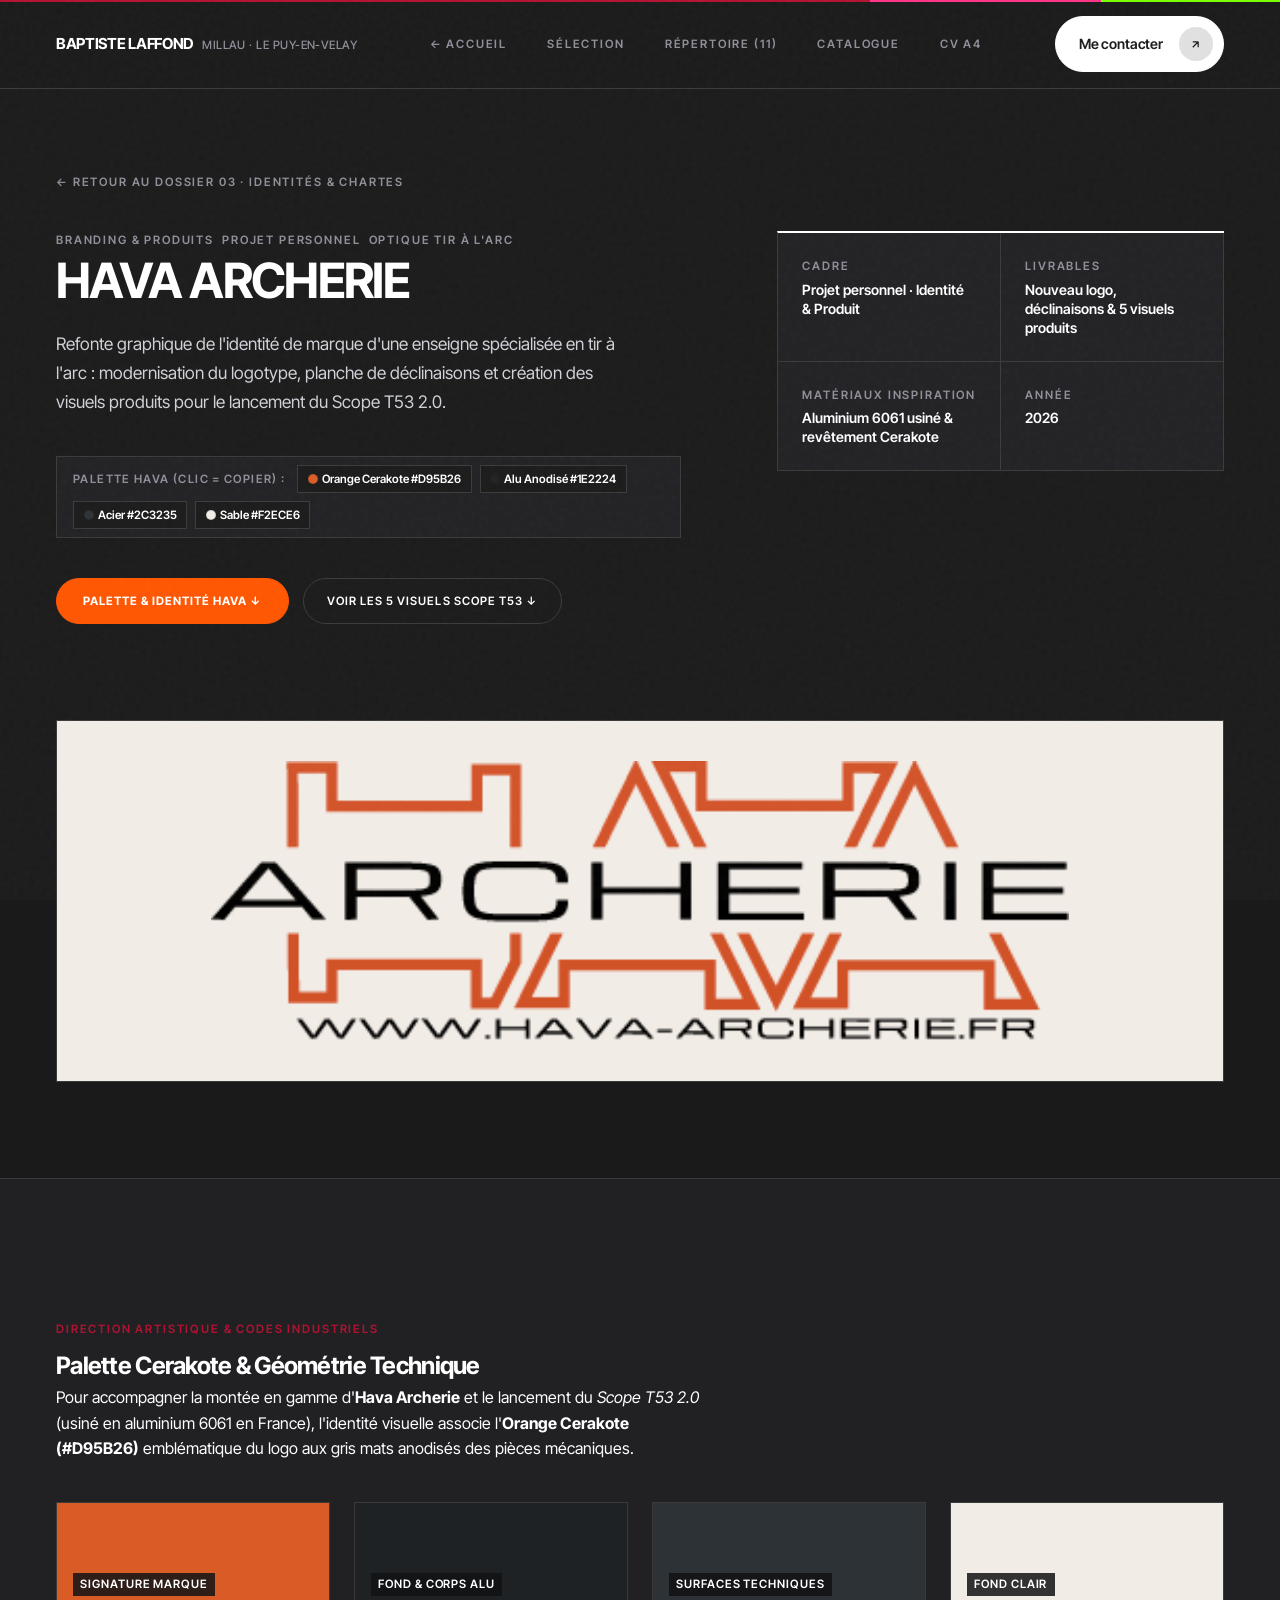
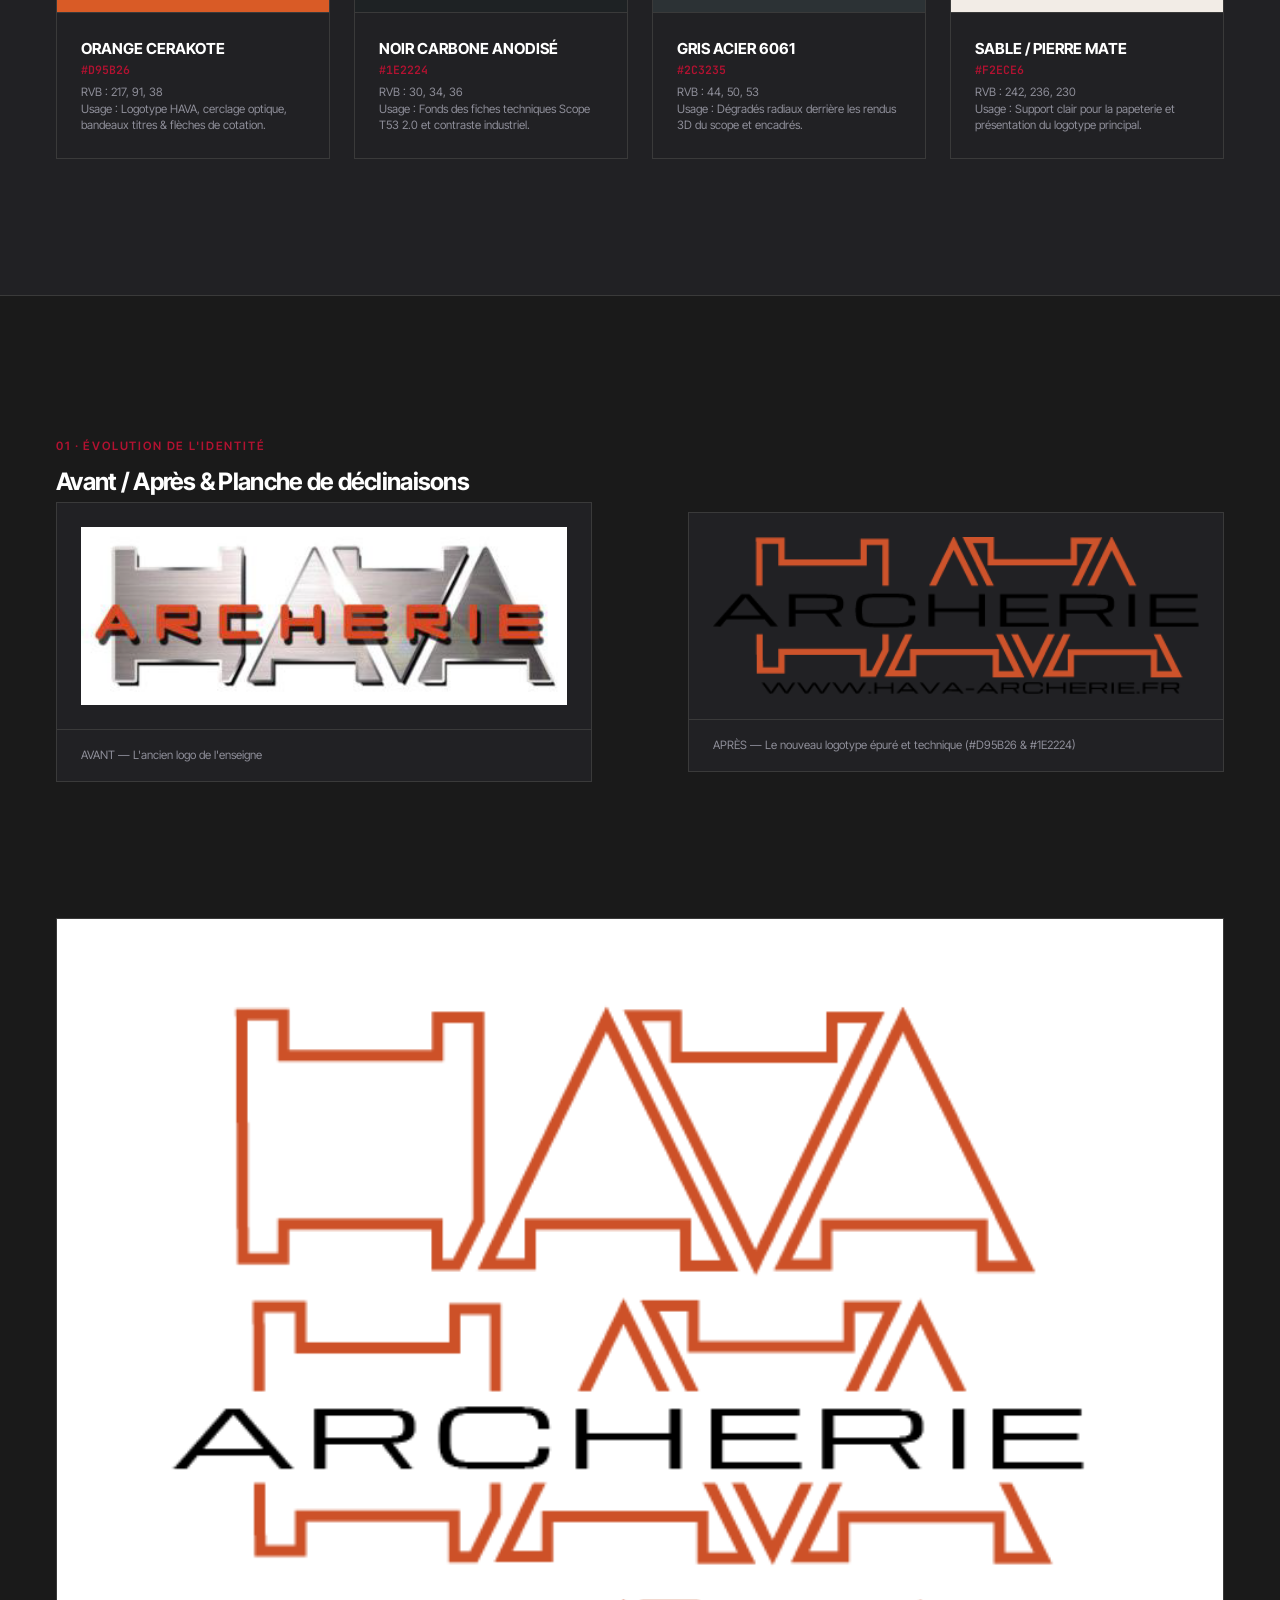
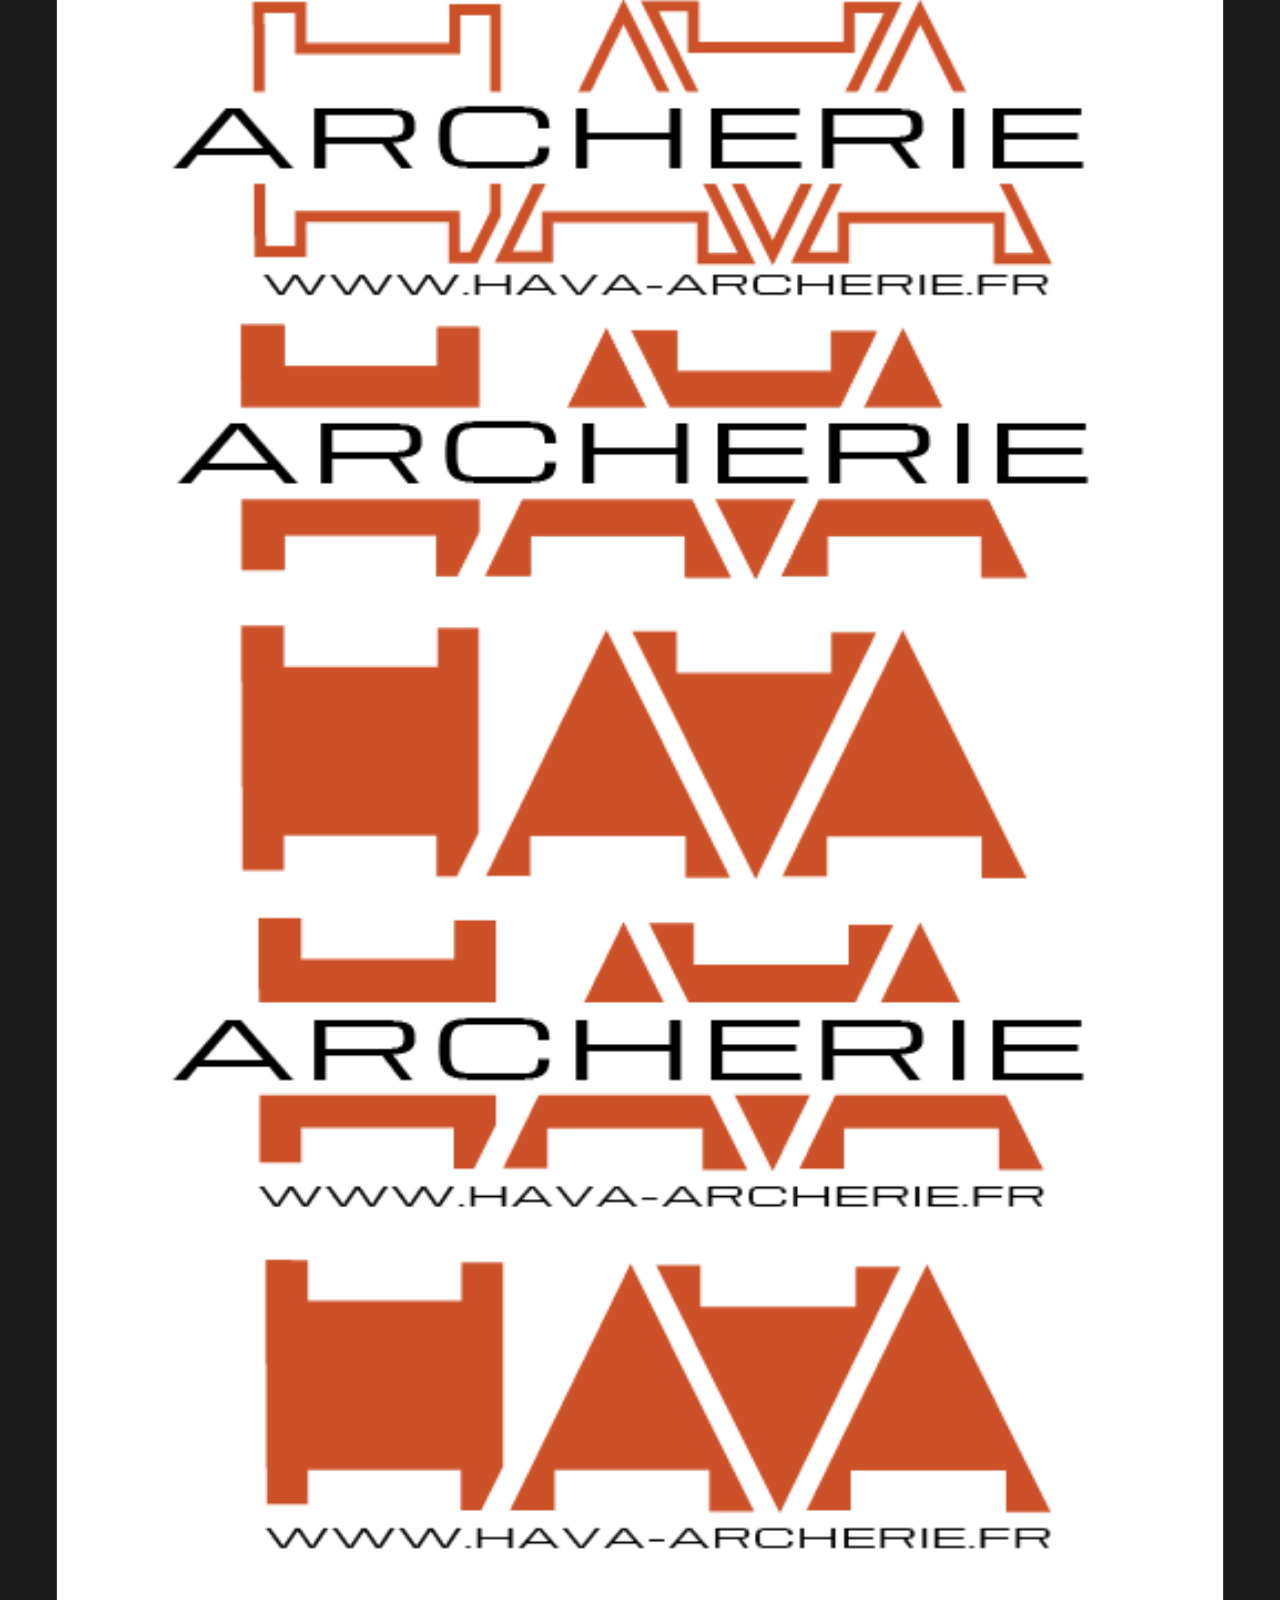
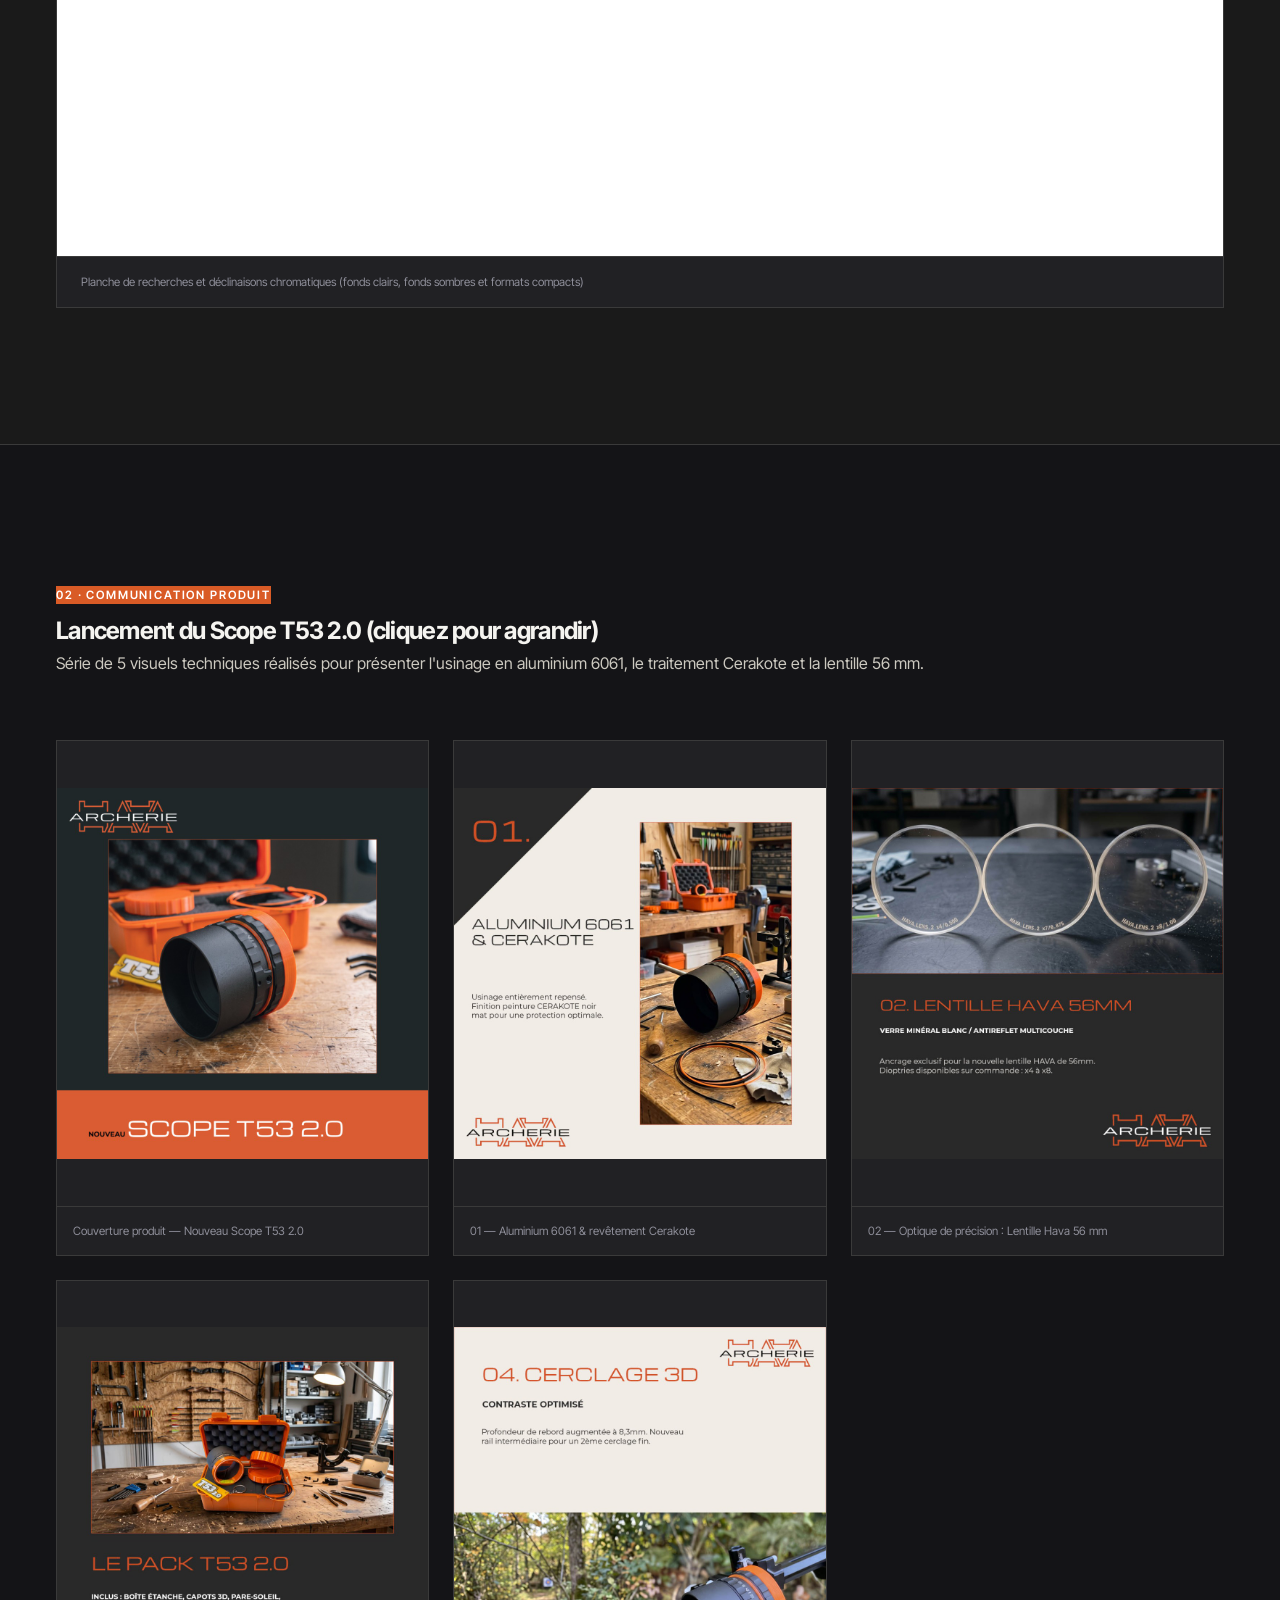
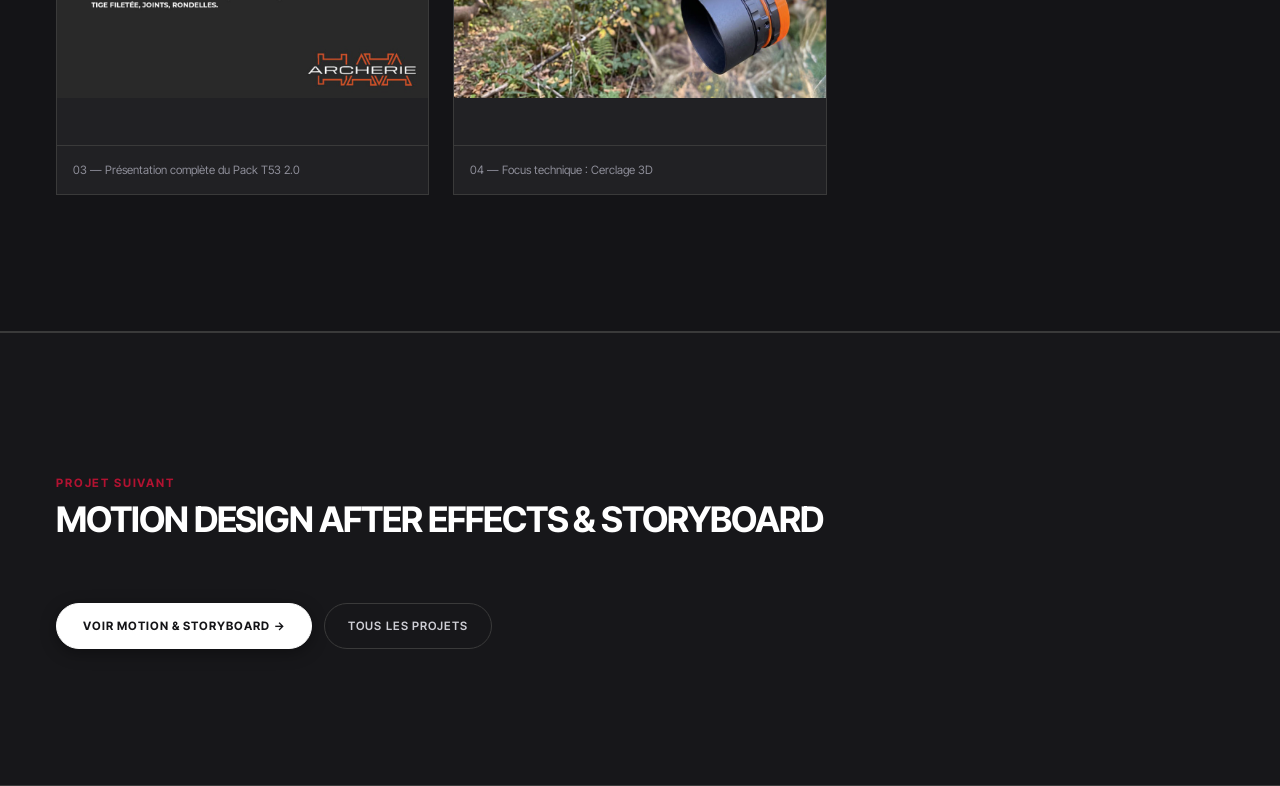
<file: hava-archerie.html>
<!DOCTYPE html>
<html lang="fr">

<head>
    <meta charset="UTF-8">
    <meta name="viewport" content="width=device-width, initial-scale=1.0">
    <title>Hava Archerie — Identité &amp; Communication Produit | Baptiste Laffond</title>
    <link rel="preconnect" href="https://fonts.googleapis.com">
    <link rel="preconnect" href="https://fonts.gstatic.com" crossorigin>
    <link href="https://fonts.googleapis.com/css2?family=Orbitron:wght@600;700;800&family=Space+Grotesk:wght@400;500;600;700&family=Inter:wght@400;500;600;700&family=JetBrains+Mono:wght@400;600&display=swap" rel="stylesheet">
    <link rel="stylesheet" href="portfolio-style.css">
    <style>
        /* Charte Graphique Hava Archerie - Orange Cerakote & Carbone */
        :root {
            --accent-primary: #ff5500;
            --accent-yellow: #ffd600;
            --poster-bg: #141418;
        }
        .btn-primary {
            background: #ff5500;
            color: #ffffff;
            border-color: #ff5500;
            box-shadow: none;
        }
    </style>
</head>

<body data-project-charter="Charte Hava Archerie (#D95B26 / #1E2224)">
    <div class="scroll-progress"></div>

            <header class="topbar">
        <div class="topbar-inner">
            <a href="portfolio.html" class="brand-mark" aria-label="Accueil — Baptiste Laffond">
                Baptiste Laffond
                <span class="brand-mark-sub">Millau · Le Puy-en-Velay</span>
            </a>

            <nav class="nav-links" aria-label="Navigation principale">
                <a href="portfolio.html" class="nav-link">← Accueil</a>
                <a href="portfolio.html#selection" class="nav-link">Sélection</a>
                <a href="portfolio.html#repertoire" class="nav-link">Répertoire (11)</a>
                <a href="projets.html" class="nav-link">Catalogue</a>
                <a href="cv-print.html" target="_blank" class="nav-link">CV A4</a>
            </nav>

            <div>
                <a href="portfolio.html#contact" class="cta-swiss">
                    <span>Me contacter</span>
                    <span class="arrow-circle" aria-hidden="true">
                        <svg viewBox="0 0 24 24"><path d="M7 17L17 7M17 7H7M17 7V17"/></svg>
                    </span>
                </a>
            </div>
        </div>
    </header>

    <main>
        <section class="case-hero">
            <div class="container">
                <a href="portfolio.html#sommaire" class="case-breadcrumb">← Retour au Dossier 03 · Identités &amp; Chartes</a>

                <div class="case-header-grid">
                    <div>
                        <div style="display:flex; gap:0.5rem; flex-wrap:wrap; margin-bottom:0.5rem;">
                            <span class="pill-badge orange">BRANDING &amp; PRODUITS</span>
                            <span class="pill-badge yellow">PROJET PERSONNEL</span>
                            <span class="pill-badge green">OPTIQUE TIR À L'ARC</span>
                        </div>
                        <h1 class="case-title">Hava Archerie</h1>
                        <p class="case-lead">
                            Refonte graphique de l'identité de marque d'une enseigne spécialisée en tir à l'arc : modernisation du logotype, planche de déclinaisons et création des visuels produits pour le lancement du Scope T53 2.0.
                        </p>

                        <!-- Barre rapide de la Charte Hava Archerie -->
                        <div class="project-brand-bar" aria-label="Palette officielle Hava Archerie">
                            <span class="project-brand-bar-label">Palette Hava (clic = copier) :</span>
                            <span class="mini-swatch-pill" data-copy-hex="#D95B26"><span class="mini-swatch-dot" style="background:#D95B26;"></span>Orange Cerakote #D95B26</span>
                            <span class="mini-swatch-pill" data-copy-hex="#1E2224"><span class="mini-swatch-dot" style="background:#1E2224;"></span>Alu Anodisé #1E2224</span>
                            <span class="mini-swatch-pill" data-copy-hex="#2C3235"><span class="mini-swatch-dot" style="background:#2C3235;"></span>Acier #2C3235</span>
                            <span class="mini-swatch-pill" data-copy-hex="#F2ECE6"><span class="mini-swatch-dot" style="background:#F2ECE6;"></span>Sable #F2ECE6</span>
                        </div>

                        <div style="display:flex; gap:0.85rem; flex-wrap:wrap;">
                            <a href="#charte-hava" class="btn-primary">Palette &amp; Identité Hava ↓</a>
                            <a href="#visuels-scope" class="btn-secondary">Voir les 5 visuels Scope T53 ↓</a>
                        </div>
                    </div>

                    <dl class="case-meta-notes">
                        <div class="meta-sticky blue">
                            <dt>CADRE</dt>
                            <dd>Projet personnel · Identité &amp; Produit</dd>
                        </div>
                        <div class="meta-sticky pink">
                            <dt>LIVRABLES</dt>
                            <dd>Nouveau logo, déclinaisons &amp; 5 visuels produits</dd>
                        </div>
                        <div class="meta-sticky green">
                            <dt>MATÉRIAUX INSPIRATION</dt>
                            <dd>Aluminium 6061 usiné &amp; revêtement Cerakote</dd>
                        </div>
                        <div class="meta-sticky orange">
                            <dt>ANNÉE</dt>
                            <dd>2026</dd>
                        </div>
                    </dl>
                </div>

                <div class="case-banner-frame reveal-on-scroll" style="background:#F2ECE6; padding:2.5rem;">
                    <img src="nouveau-logo.webp" alt="Nouveau logotype Hava Archerie" class="zoomable-img" style="max-height:280px; background:transparent;">
                </div>
            </div>
        </section>

        <!-- NUANCIER & CHARTE HAVA ARCHERIE -->
        <section class="case-section bg-white" id="charte-hava">
            <div class="container">
                <span class="section-kicker">Direction Artistique &amp; Codes Industriels</span>
                <h2 class="section-title">Palette Cerakote &amp; Géométrie Technique</h2>
                <p style="max-width:72ch;">
                    Pour accompagner la montée en gamme d'<strong>Hava Archerie</strong> et le lancement du <em>Scope T53 2.0</em> (usiné en aluminium 6061 en France), l'identité visuelle associe l'<strong>Orange Cerakote (#D95B26)</strong> emblématique du logo aux gris mats anodisés des pièces mécaniques.
                </p>

                <div class="swatches-grid reveal-on-scroll">
                    <div class="swatch-card" data-copy-hex="#D95B26">
                        <div class="swatch-color" style="background:#D95B26;">
                            <span class="swatch-usage-badge">Signature Marque</span>
                        </div>
                        <div class="swatch-body">
                            <div class="swatch-name">Orange Cerakote</div>
                            <div class="swatch-hex">#D95B26</div>
                            <div class="swatch-specs">
                                RVB : 217, 91, 38<br>
                                Usage : Logotype HAVA, cerclage optique, bandeaux titres &amp; flèches de cotation.
                            </div>
                        </div>
                    </div>

                    <div class="swatch-card" data-copy-hex="#1E2224">
                        <div class="swatch-color" style="background:#1E2224;">
                            <span class="swatch-usage-badge">Fond &amp; Corps Alu</span>
                        </div>
                        <div class="swatch-body">
                            <div class="swatch-name">Noir Carbone Anodisé</div>
                            <div class="swatch-hex">#1E2224</div>
                            <div class="swatch-specs">
                                RVB : 30, 34, 36<br>
                                Usage : Fonds des fiches techniques Scope T53 2.0 et contraste industriel.
                            </div>
                        </div>
                    </div>

                    <div class="swatch-card" data-copy-hex="#2C3235">
                        <div class="swatch-color" style="background:#2C3235;">
                            <span class="swatch-usage-badge">Surfaces Techniques</span>
                        </div>
                        <div class="swatch-body">
                            <div class="swatch-name">Gris Acier 6061</div>
                            <div class="swatch-hex">#2C3235</div>
                            <div class="swatch-specs">
                                RVB : 44, 50, 53<br>
                                Usage : Dégradés radiaux derrière les rendus 3D du scope et encadrés.
                            </div>
                        </div>
                    </div>

                    <div class="swatch-card" data-copy-hex="#F2ECE6">
                        <div class="swatch-color" style="background:#F2ECE6;">
                            <span class="swatch-usage-badge">Fond Clair</span>
                        </div>
                        <div class="swatch-body">
                            <div class="swatch-name">Sable / Pierre Mate</div>
                            <div class="swatch-hex">#F2ECE6</div>
                            <div class="swatch-specs">
                                RVB : 242, 236, 230<br>
                                Usage : Support clair pour la papeterie et présentation du logotype principal.
                            </div>
                        </div>
                    </div>
                </div>
            </div>
        </section>

        <!-- AVANT / APRÈS ET DÉCLINAISONS -->
        <section class="case-section">
            <div class="container">
                <span class="section-kicker">01 · Évolution de l'identité</span>
                <h2 class="section-title">Avant / Après &amp; Planche de déclinaisons</h2>

                <div class="case-row reveal-on-scroll">
                    <figure class="l-frame-media">
                        <img src="Logo Original.webp" alt="Ancien logo Hava Archerie" loading="lazy" style="max-height:240px; object-fit:contain; padding:1.5rem;">
                        <figcaption>AVANT — L'ancien logo de l'enseigne</figcaption>
                    </figure>
                    <figure class="l-frame-media">
                        <img src="nouveau-logo.webp" alt="Nouveau logo Hava Archerie" loading="lazy" style="max-height:240px; object-fit:contain; padding:1.5rem;">
                        <figcaption>APRÈS — Le nouveau logotype épuré et technique (#D95B26 &amp; #1E2224)</figcaption>
                    </figure>
                </div>

                <div style="margin-top:3.5rem;" class="reveal-on-scroll">
                    <figure class="l-frame-media" style="background:#FFFFFF;">
                        <img src="test logo.webp" alt="Planche des déclinaisons du logo Hava Archerie" loading="lazy" style="background:#FFFFFF; padding:1.5rem;">
                        <figcaption>Planche de recherches et déclinaisons chromatiques (fonds clairs, fonds sombres et formats compacts)</figcaption>
                    </figure>
                </div>
            </div>
        </section>

        <!-- SUPPORTS DE COMMUNICATION PRODUIT -->
        <section class="case-section bg-dark" id="visuels-scope">
            <div class="container">
                <span class="section-kicker" style="background:#D95B26; color:#fff;">02 · Communication produit</span>
                <h2 class="section-title">Lancement du Scope T53 2.0 (cliquez pour agrandir)</h2>
                <p>Série de 5 visuels techniques réalisés pour présenter l'usinage en aluminium 6061, le traitement Cerakote et la lentille 56 mm.</p>

                <div class="media-gallery-grid cols-3 reveal-on-scroll">
                    <figure class="gallery-card"><img src="hava-scope-t53.jpg" alt="Nouveau Scope T53 2.0" loading="lazy"><figcaption>Couverture produit — Nouveau Scope T53 2.0</figcaption></figure>
                    <figure class="gallery-card"><img src="hava-01-aluminium.jpg" alt="Aluminium 6061 et Cerakote" loading="lazy"><figcaption>01 — Aluminium 6061 &amp; revêtement Cerakote</figcaption></figure>
                    <figure class="gallery-card"><img src="hava-02-lentille.jpg" alt="Lentille Hava 56mm" loading="lazy"><figcaption>02 — Optique de précision : Lentille Hava 56 mm</figcaption></figure>
                    <figure class="gallery-card"><img src="hava-03-pack-t53.jpg" alt="Le pack T53 2.0" loading="lazy"><figcaption>03 — Présentation complète du Pack T53 2.0</figcaption></figure>
                    <figure class="gallery-card"><img src="hava-04-cerclage.jpg" alt="Cerclage 3D" loading="lazy"><figcaption>04 — Focus technique : Cerclage 3D</figcaption></figure>
                </div>
            </div>
        </section>

        <div class="next-project-banner">
            <div>
                <span class="section-kicker" style="margin-bottom:0.4rem;">Projet suivant</span>
                <h3 style="font-family:var(--font-display); font-size:1.8rem; text-transform:uppercase;">Motion Design After Effects &amp; Storyboard</h3>
            </div>
            <div style="display:flex; gap:0.75rem; flex-wrap:wrap;">
                <a href="motion-storyboard.html" class="btn-primary">Voir Motion &amp; Storyboard →</a>
                <a href="projets.html" class="btn-secondary">Tous les projets</a>
            </div>
        </div>
    </main>

    <script src="portfolio.js"></script>
</body>

</html>
</file>
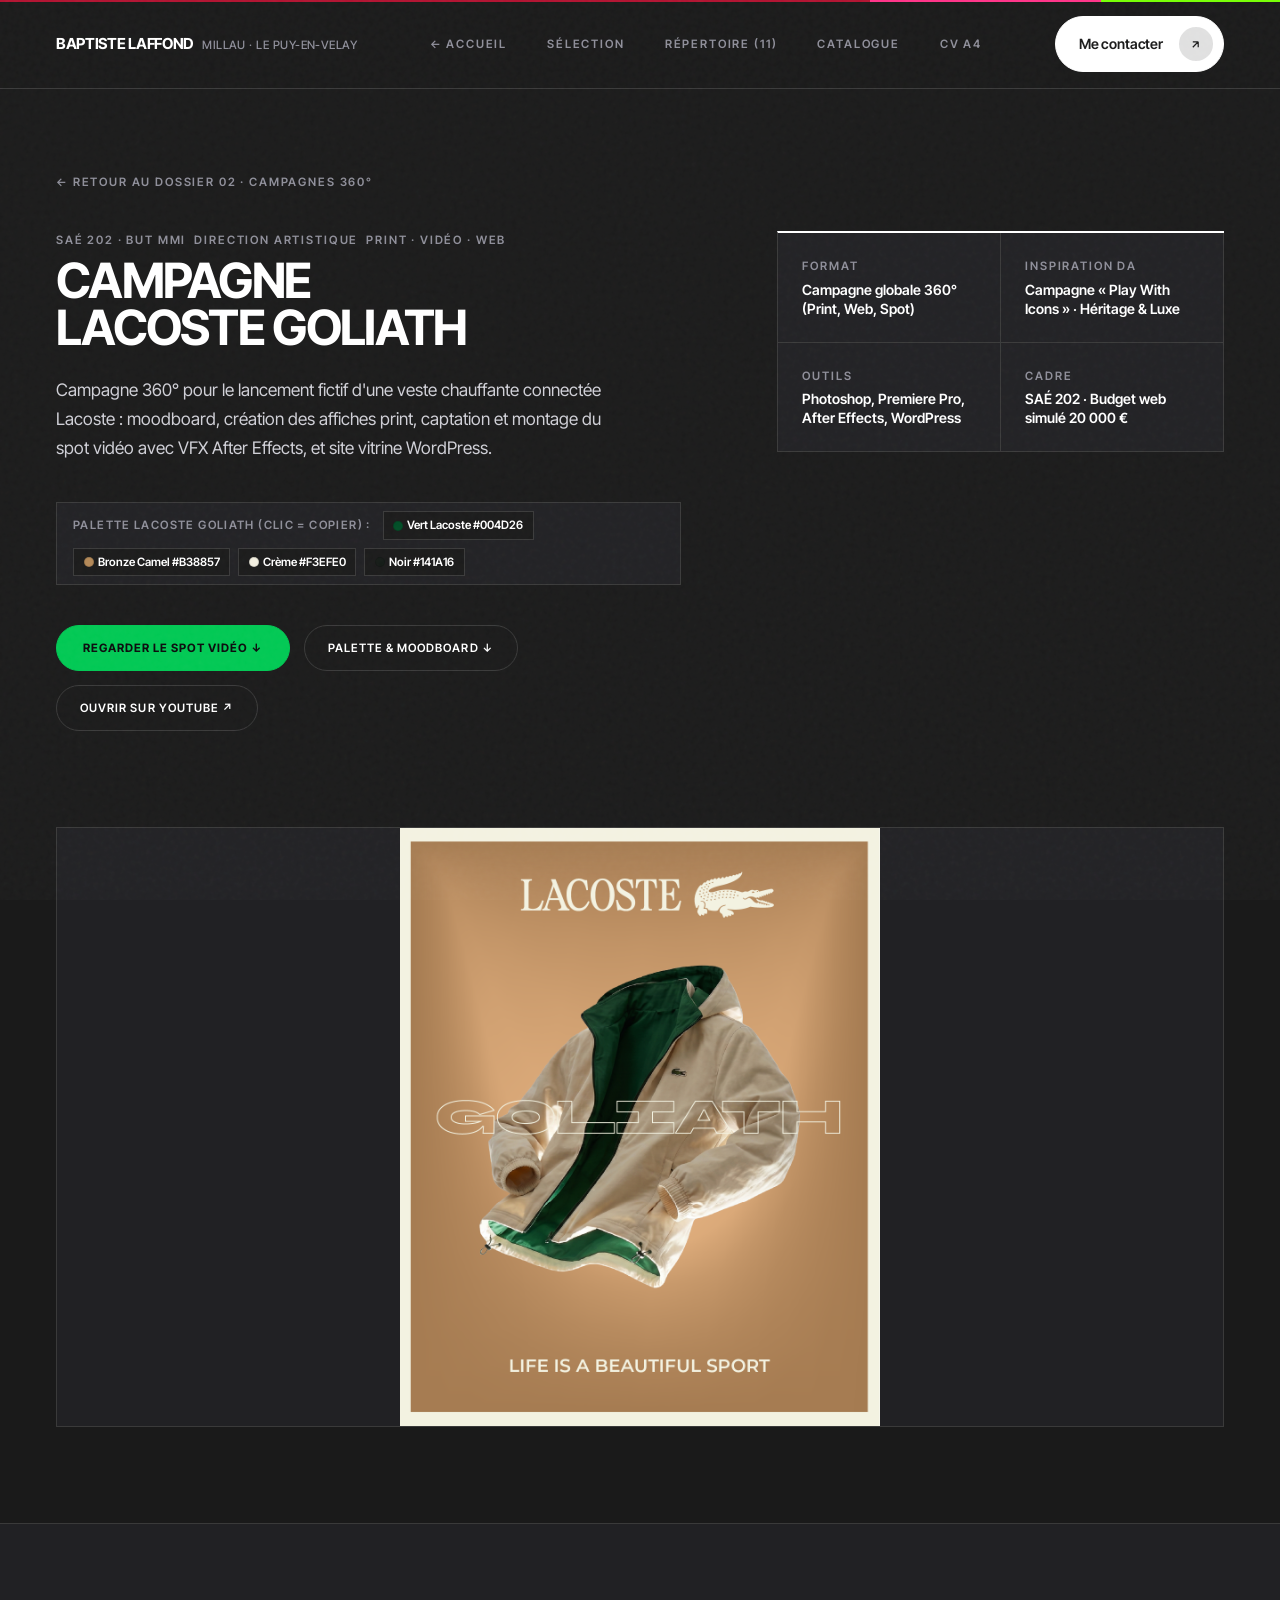
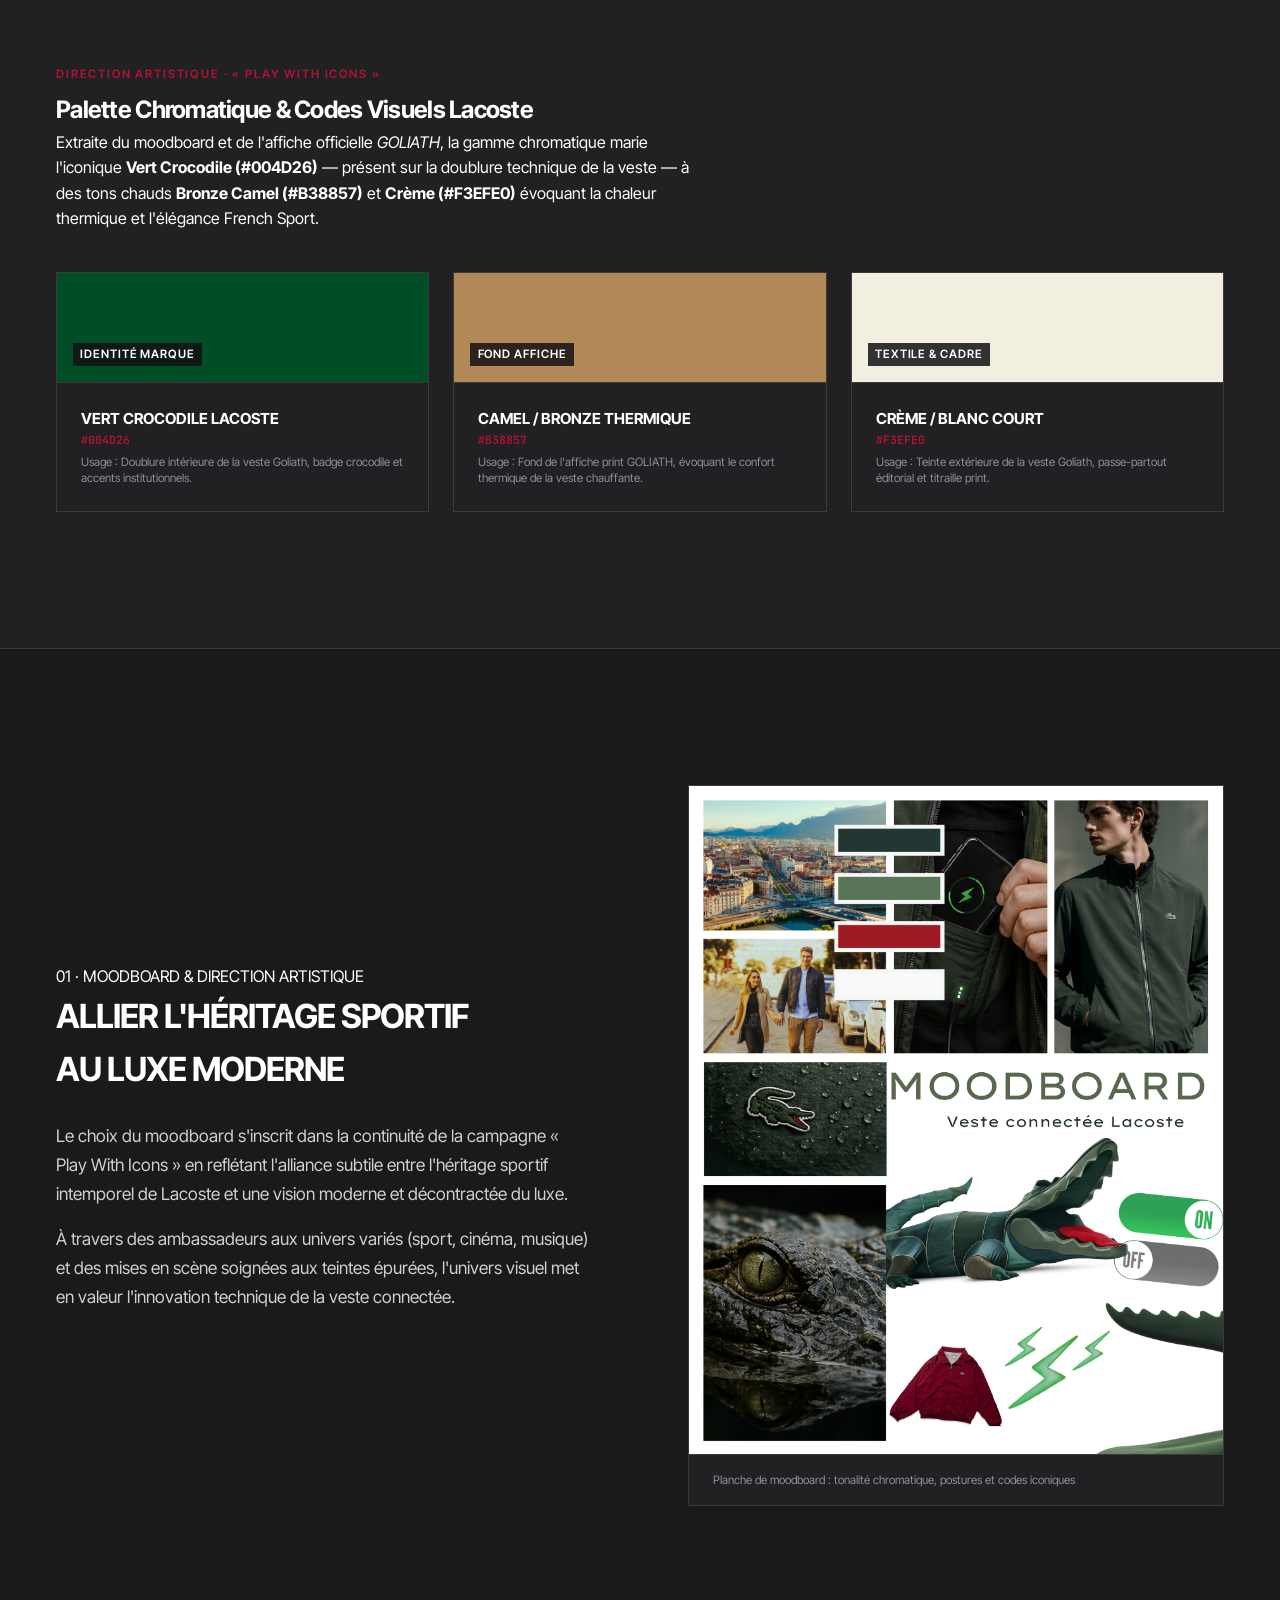
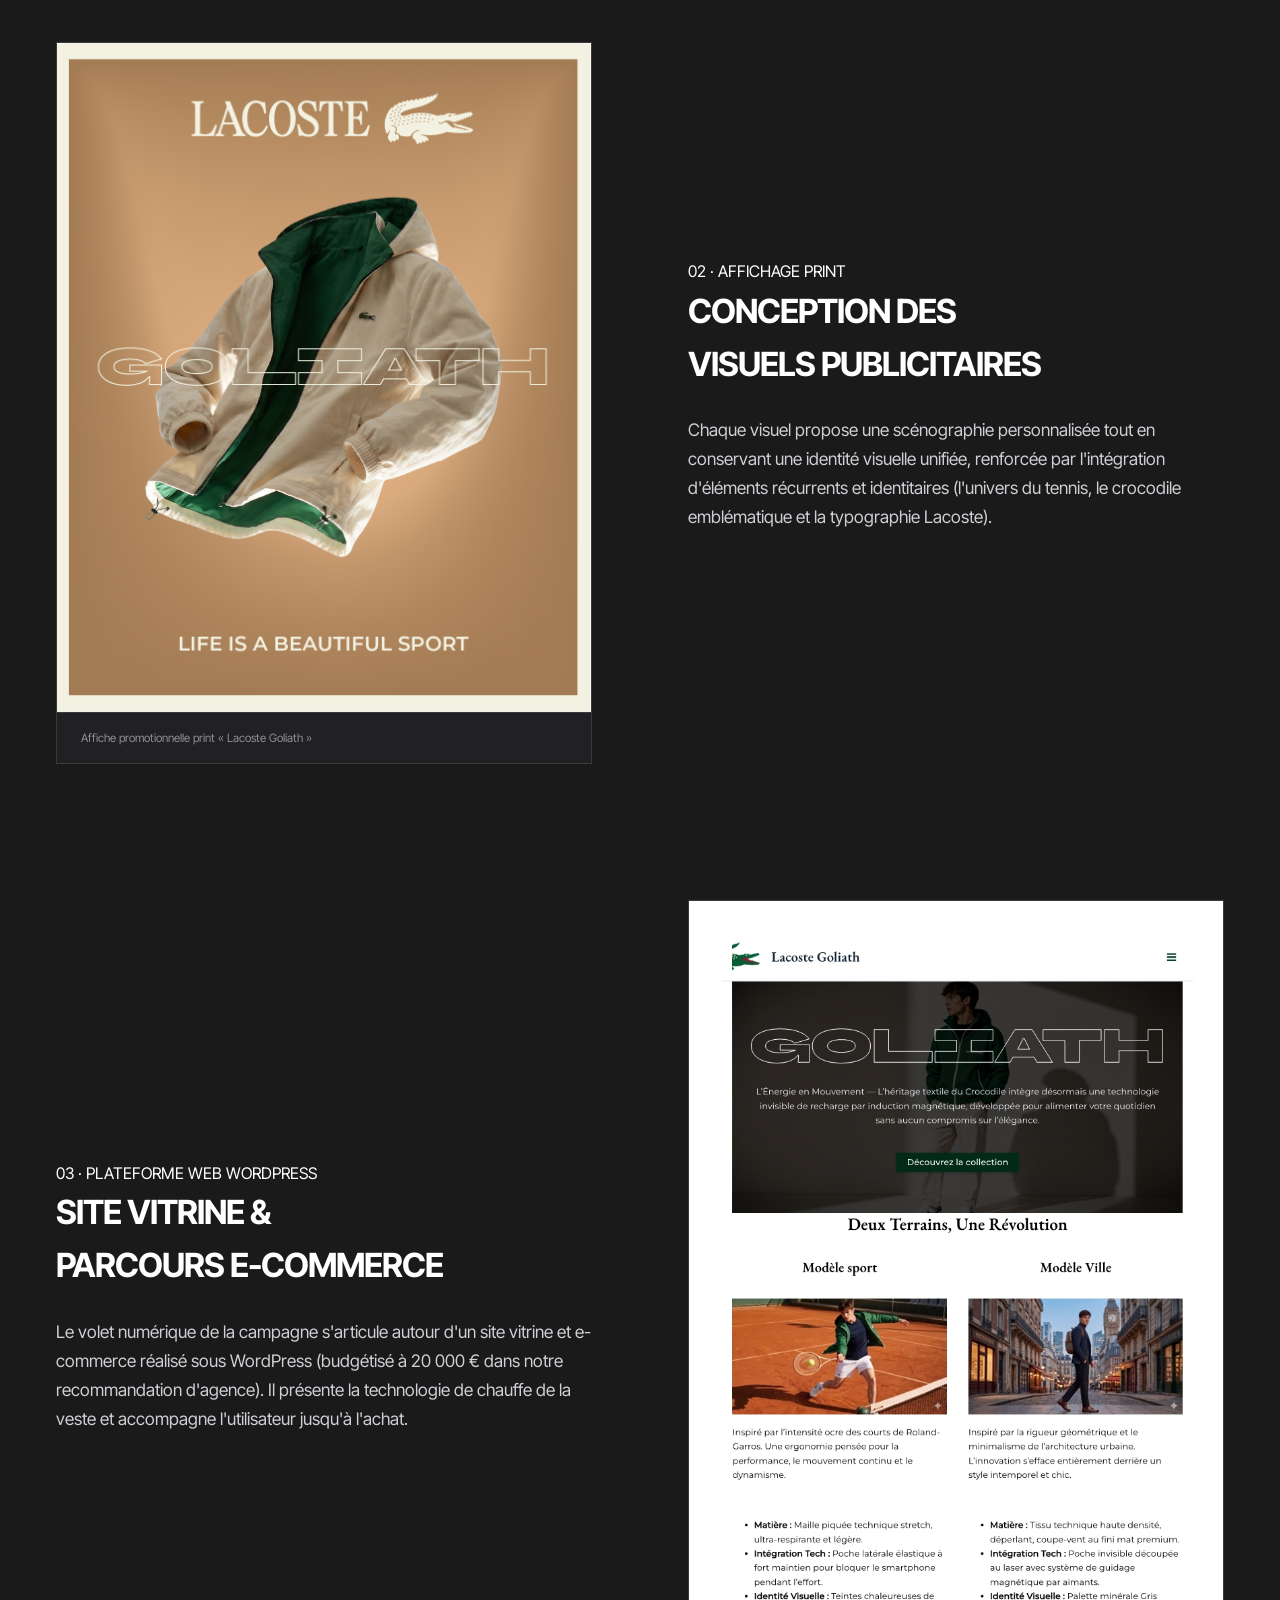
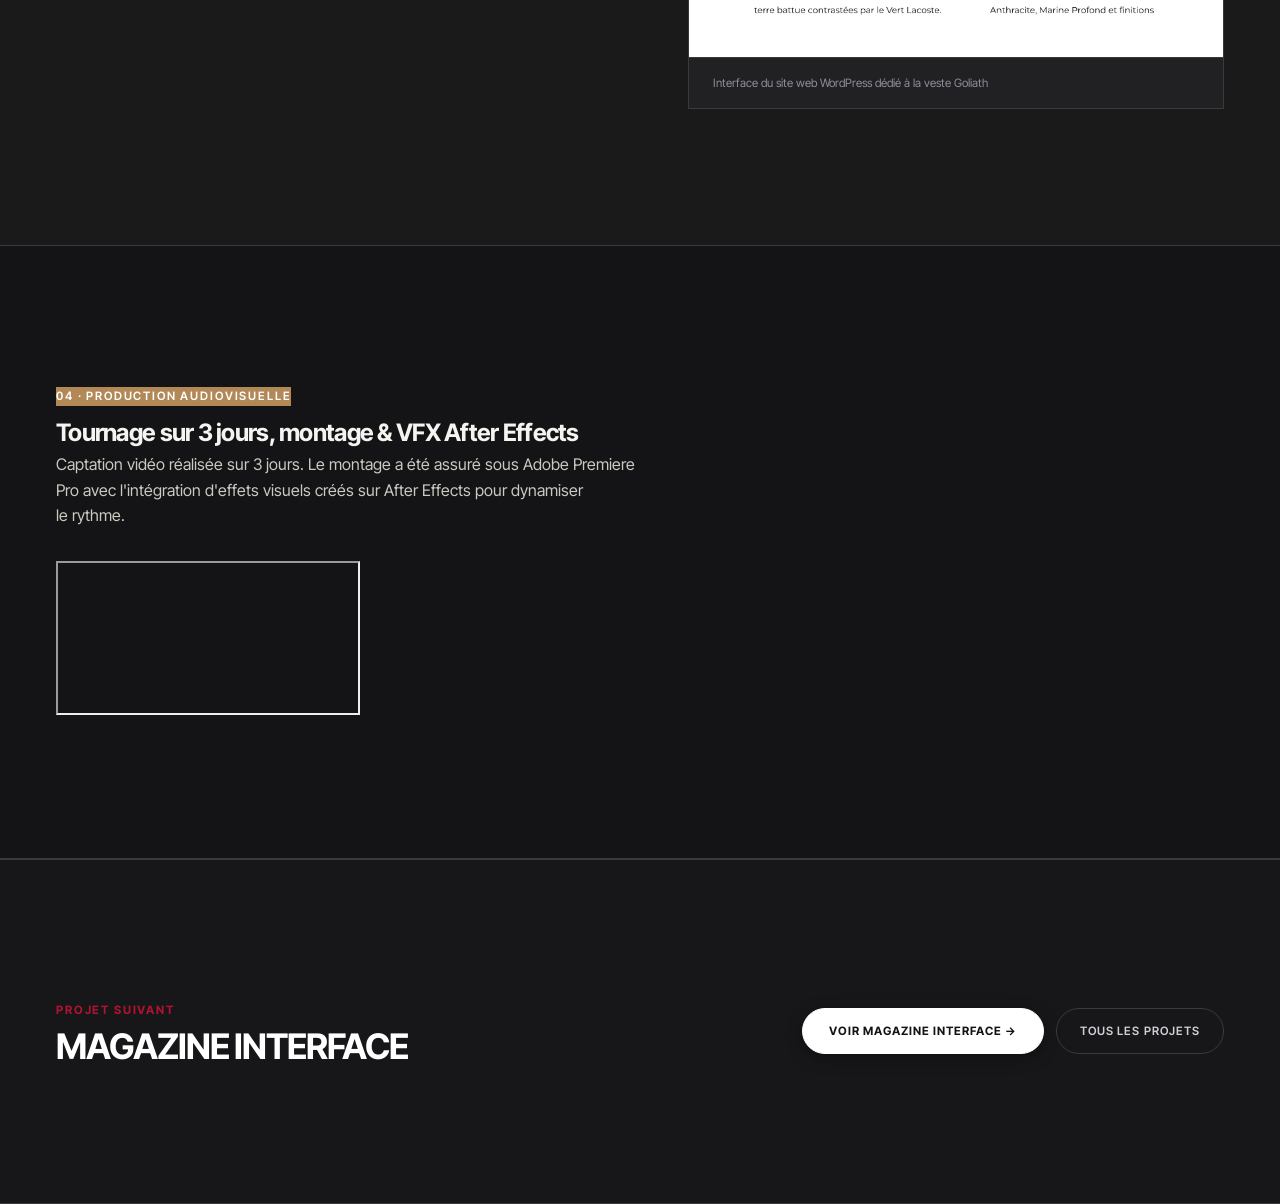
<file: lacoste_project.html>
<!DOCTYPE html>
<html lang="fr">

<head>
    <meta charset="UTF-8">
    <meta name="viewport" content="width=device-width, initial-scale=1.0">
    <title>Campagne Lacoste Goliath — Étude de cas &amp; DA | Baptiste Laffond</title>
    <link rel="preconnect" href="https://fonts.googleapis.com">
    <link rel="preconnect" href="https://fonts.gstatic.com" crossorigin>
    <link href="https://fonts.googleapis.com/css2?family=Playfair+Display:ital,wght@0,600;0,800;0,900;1,600&family=Space+Grotesk:wght@400;500;600;700&family=Inter:wght@400;500;600;700&family=JetBrains+Mono:wght@400;600&display=swap" rel="stylesheet">
    <link rel="stylesheet" href="portfolio-style.css">
    <style>
        /* Charte Lacoste Goliath - Vert Croco & Bronze Dore */
        :root {
            --accent-primary: #00c853;
            --accent-yellow: #d4a054;
            --accent-coral: #ff5252;
            --poster-bg: #141418;
        }
        .btn-primary {
            background: #00c853;
            color: #0a0a0c;
            border-color: #00c853;
            box-shadow: none;
        }
    </style>
</head>

<body data-project-charter="Charte Lacoste Goliath (#004D26 / #B38857)">
    <div class="scroll-progress"></div>

            <header class="topbar">
        <div class="topbar-inner">
            <a href="portfolio.html" class="brand-mark" aria-label="Accueil — Baptiste Laffond">
                Baptiste Laffond
                <span class="brand-mark-sub">Millau · Le Puy-en-Velay</span>
            </a>

            <nav class="nav-links" aria-label="Navigation principale">
                <a href="portfolio.html" class="nav-link">← Accueil</a>
                <a href="portfolio.html#selection" class="nav-link">Sélection</a>
                <a href="portfolio.html#repertoire" class="nav-link">Répertoire (11)</a>
                <a href="projets.html" class="nav-link">Catalogue</a>
                <a href="cv-print.html" target="_blank" class="nav-link">CV A4</a>
            </nav>

            <div>
                <a href="portfolio.html#contact" class="cta-swiss">
                    <span>Me contacter</span>
                    <span class="arrow-circle" aria-hidden="true">
                        <svg viewBox="0 0 24 24"><path d="M7 17L17 7M17 7H7M17 7V17"/></svg>
                    </span>
                </a>
            </div>
        </div>
    </header>

    <main>
        <section class="case-hero">
            <div class="container">
                <a href="portfolio.html#sommaire" class="case-breadcrumb">← Retour au Dossier 02 · Campagnes 360°</a>

                <div class="case-header-grid">
                    <div>
                        <div style="display:flex; gap:0.5rem; flex-wrap:wrap; margin-bottom:0.5rem;">
                            <span class="pill-badge green">SAÉ 202 · BUT MMI</span>
                            <span class="pill-badge yellow">DIRECTION ARTISTIQUE</span>
                            <span class="pill-badge blue">PRINT · VIDÉO · WEB</span>
                        </div>
                        <h1 class="case-title">Campagne Lacoste Goliath</h1>
                        <p class="case-lead">
                            Campagne 360° pour le lancement fictif d'une veste chauffante connectée Lacoste : moodboard, création des affiches print, captation et montage du spot vidéo avec VFX After Effects, et site vitrine WordPress.
                        </p>

                        <!-- Barre rapide de la Charte Lacoste Goliath -->
                        <div class="project-brand-bar" aria-label="Palette de la campagne Lacoste Goliath">
                            <span class="project-brand-bar-label">Palette Lacoste Goliath (clic = copier) :</span>
                            <span class="mini-swatch-pill" data-copy-hex="#004D26"><span class="mini-swatch-dot" style="background:#004D26;"></span>Vert Lacoste #004D26</span>
                            <span class="mini-swatch-pill" data-copy-hex="#B38857"><span class="mini-swatch-dot" style="background:#B38857;"></span>Bronze Camel #B38857</span>
                            <span class="mini-swatch-pill" data-copy-hex="#F3EFE0"><span class="mini-swatch-dot" style="background:#F3EFE0;"></span>Crème #F3EFE0</span>
                            <span class="mini-swatch-pill" data-copy-hex="#141A16"><span class="mini-swatch-dot" style="background:#141A16;"></span>Noir #141A16</span>
                        </div>

                        <div style="display:flex; gap:0.85rem; flex-wrap:wrap;">
                            <a href="#video-lacoste" class="btn-primary">Regarder le spot vidéo ↓</a>
                            <a href="#palette-lacoste" class="btn-secondary">Palette &amp; Moodboard ↓</a>
                            <a href="https://youtu.be/Aocks60iEu4" target="_blank" rel="noopener" class="btn-secondary">Ouvrir sur YouTube ↗</a>
                        </div>
                    </div>

                    <dl class="case-meta-notes">
                        <div class="meta-sticky blue">
                            <dt>FORMAT</dt>
                            <dd>Campagne globale 360° (Print, Web, Spot)</dd>
                        </div>
                        <div class="meta-sticky pink">
                            <dt>INSPIRATION DA</dt>
                            <dd>Campagne « Play With Icons » · Héritage &amp; Luxe</dd>
                        </div>
                        <div class="meta-sticky green">
                            <dt>OUTILS</dt>
                            <dd>Photoshop, Premiere Pro, After Effects, WordPress</dd>
                        </div>
                        <div class="meta-sticky orange">
                            <dt>CADRE</dt>
                            <dd>SAÉ 202 · Budget web simulé 20 000 €</dd>
                        </div>
                    </dl>
                </div>

                <div class="case-banner-frame reveal-on-scroll">
                    <img src="GOLIATH.png" alt="Affiche print de la campagne Lacoste Goliath" class="zoomable-img">
                </div>
            </div>
        </section>

        <!-- NUANCIER DE LA CAMPAGNE LACOSTE GOLIATH -->
        <section class="case-section bg-white" id="palette-lacoste">
            <div class="container">
                <span class="section-kicker">Direction Artistique · « Play With Icons »</span>
                <h2 class="section-title">Palette Chromatique &amp; Codes Visuels Lacoste</h2>
                <p style="max-width:72ch;">
                    Extraite du moodboard et de l'affiche officielle <em>GOLIATH</em>, la gamme chromatique marie l'iconique <strong>Vert Crocodile (#004D26)</strong> — présent sur la doublure technique de la veste — à des tons chauds <strong>Bronze Camel (#B38857)</strong> et <strong>Crème (#F3EFE0)</strong> évoquant la chaleur thermique et l'élégance French Sport.
                </p>

                <div class="swatches-grid reveal-on-scroll">
                    <div class="swatch-card" data-copy-hex="#004D26">
                        <div class="swatch-color" style="background:#004D26;">
                            <span class="swatch-usage-badge">Identité Marque</span>
                        </div>
                        <div class="swatch-body">
                            <div class="swatch-name">Vert Crocodile Lacoste</div>
                            <div class="swatch-hex">#004D26</div>
                            <div class="swatch-specs">
                                Usage : Doublure intérieure de la veste Goliath, badge crocodile et accents institutionnels.
                            </div>
                        </div>
                    </div>

                    <div class="swatch-card" data-copy-hex="#B38857">
                        <div class="swatch-color" style="background:#B38857;">
                            <span class="swatch-usage-badge">Fond Affiche</span>
                        </div>
                        <div class="swatch-body">
                            <div class="swatch-name">Camel / Bronze Thermique</div>
                            <div class="swatch-hex">#B38857</div>
                            <div class="swatch-specs">
                                Usage : Fond de l'affiche print GOLIATH, évoquant le confort thermique de la veste chauffante.
                            </div>
                        </div>
                    </div>

                    <div class="swatch-card" data-copy-hex="#F3EFE0">
                        <div class="swatch-color" style="background:#F3EFE0;">
                            <span class="swatch-usage-badge">Textile &amp; Cadre</span>
                        </div>
                        <div class="swatch-body">
                            <div class="swatch-name">Crème / Blanc Court</div>
                            <div class="swatch-hex">#F3EFE0</div>
                            <div class="swatch-specs">
                                Usage : Teinte extérieure de la veste Goliath, passe-partout éditorial et titraille print.
                            </div>
                        </div>
                    </div>
                </div>
            </div>
        </section>

        <section class="case-section">
            <div class="container">
                <div class="case-row reveal-on-scroll">
                    <div class="case-text">
                        <span class="step-number">01 · MOODBOARD &amp; DIRECTION ARTISTIQUE</span>
                        <h2>Allier l'héritage sportif au luxe moderne</h2>
                        <p>
                            Le choix du moodboard s'inscrit dans la continuité de la campagne « Play With Icons » en reflétant l'alliance subtile entre l'héritage sportif intemporel de Lacoste et une vision moderne et décontractée du luxe.
                        </p>
                        <p>
                            À travers des ambassadeurs aux univers variés (sport, cinéma, musique) et des mises en scène soignées aux teintes épurées, l'univers visuel met en valeur l'innovation technique de la veste connectée.
                        </p>
                    </div>
                    <figure class="l-frame-media">
                        <img src="Moodbord.jpg" alt="Moodboard de la campagne Lacoste Goliath" loading="lazy">
                        <figcaption>Planche de moodboard : tonalité chromatique, postures et codes iconiques</figcaption>
                    </figure>
                </div>

                <div class="case-row reverse reveal-on-scroll">
                    <div class="case-text">
                        <span class="step-number">02 · AFFICHAGE PRINT</span>
                        <h2>Conception des visuels publicitaires</h2>
                        <p>
                            Chaque visuel propose une scénographie personnalisée tout en conservant une identité visuelle unifiée, renforcée par l'intégration d'éléments récurrents et identitaires (l'univers du tennis, le crocodile emblématique et la typographie Lacoste).
                        </p>
                    </div>
                    <figure class="l-frame-media">
                        <img src="GOLIATH.png" alt="Affiche print Lacoste Goliath" loading="lazy">
                        <figcaption>Affiche promotionnelle print « Lacoste Goliath »</figcaption>
                    </figure>
                </div>

                <div class="case-row reveal-on-scroll">
                    <div class="case-text">
                        <span class="step-number">03 · PLATEFORME WEB WORDPRESS</span>
                        <h2>Site vitrine &amp; parcours e-commerce</h2>
                        <p>
                            Le volet numérique de la campagne s'articule autour d'un site vitrine et e-commerce réalisé sous WordPress (budgétisé à 20 000 € dans notre recommandation d'agence). Il présente la technologie de chauffe de la veste et accompagne l'utilisateur jusqu'à l'achat.
                        </p>
                    </div>
                    <figure class="l-frame-media">
                        <img src="SiteLacoste.JPG" alt="Capture du site web WordPress Lacoste Goliath" loading="lazy">
                        <figcaption>Interface du site web WordPress dédié à la veste Goliath</figcaption>
                    </figure>
                </div>
            </div>
        </section>

        <!-- VIDÉO -->
        <section class="case-section bg-dark" id="video-lacoste">
            <div class="container">
                <span class="section-kicker" style="background:#B38857; color:#fff;">04 · Production audiovisuelle</span>
                <h2 class="section-title">Tournage sur 3 jours, montage &amp; VFX After Effects</h2>
                <p style="max-width:65ch; margin-bottom:2rem;">
                    Captation vidéo réalisée sur 3 jours. Le montage a été assuré sous Adobe Premiere Pro avec l'intégration d'effets visuels créés sur After Effects pour dynamiser le rythme.
                </p>

                <div class="video-frame reveal-on-scroll">
                    <iframe src="https://www.youtube.com/embed/Aocks60iEu4" title="Vidéo de la campagne Lacoste Goliath" loading="lazy" allow="accelerometer; autoplay; clipboard-write; encrypted-media; gyroscope; picture-in-picture; web-share" referrerpolicy="strict-origin-when-cross-origin" allowfullscreen></iframe>
                </div>
            </div>
        </section>

        <div class="next-project-banner">
            <div>
                <span class="section-kicker" style="margin-bottom:0.4rem;">Projet suivant</span>
                <h3 style="font-family:var(--font-display); font-size:1.8rem; text-transform:uppercase;">Magazine Interface</h3>
            </div>
            <div style="display:flex; gap:0.75rem; flex-wrap:wrap;">
                <a href="mag-interface.html" class="btn-primary">Voir Magazine Interface →</a>
                <a href="projets.html" class="btn-secondary">Tous les projets</a>
            </div>
        </div>
    </main>

    <script src="portfolio.js"></script>
</body>

</html>
</file>
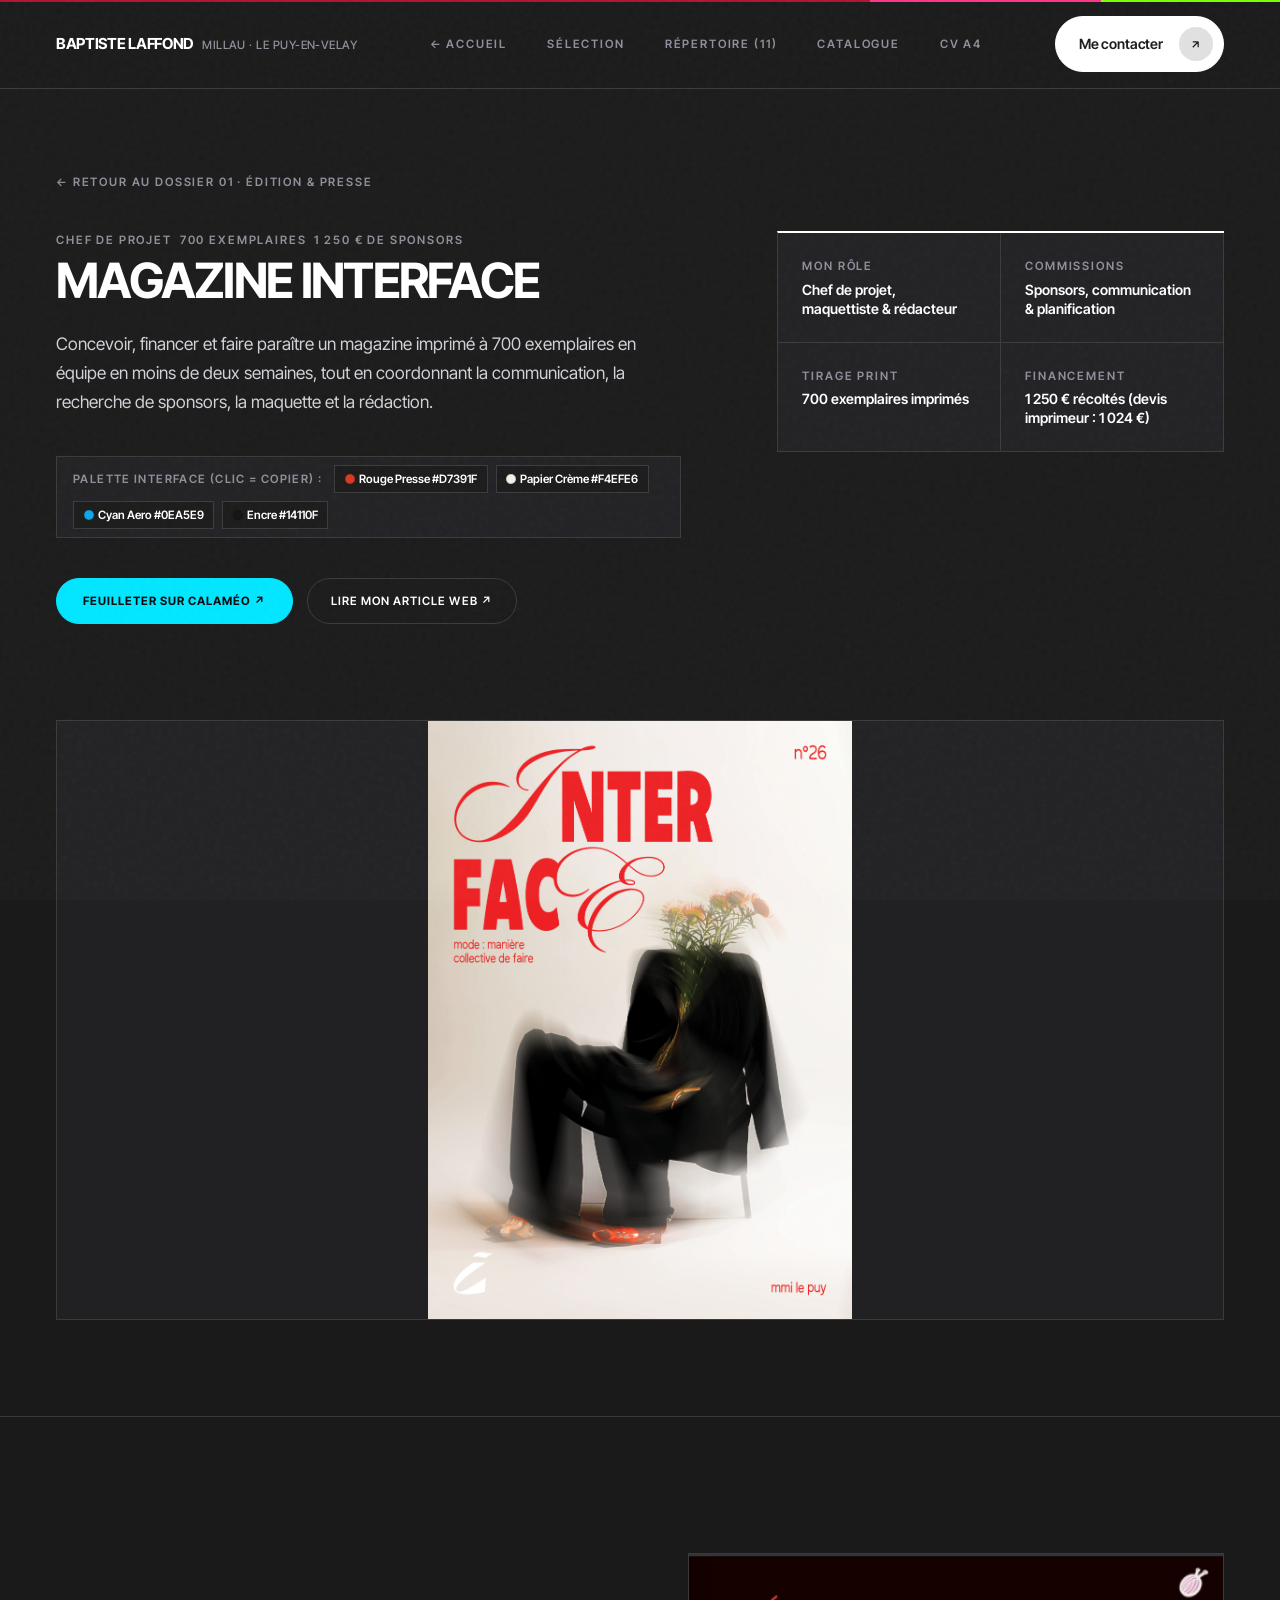
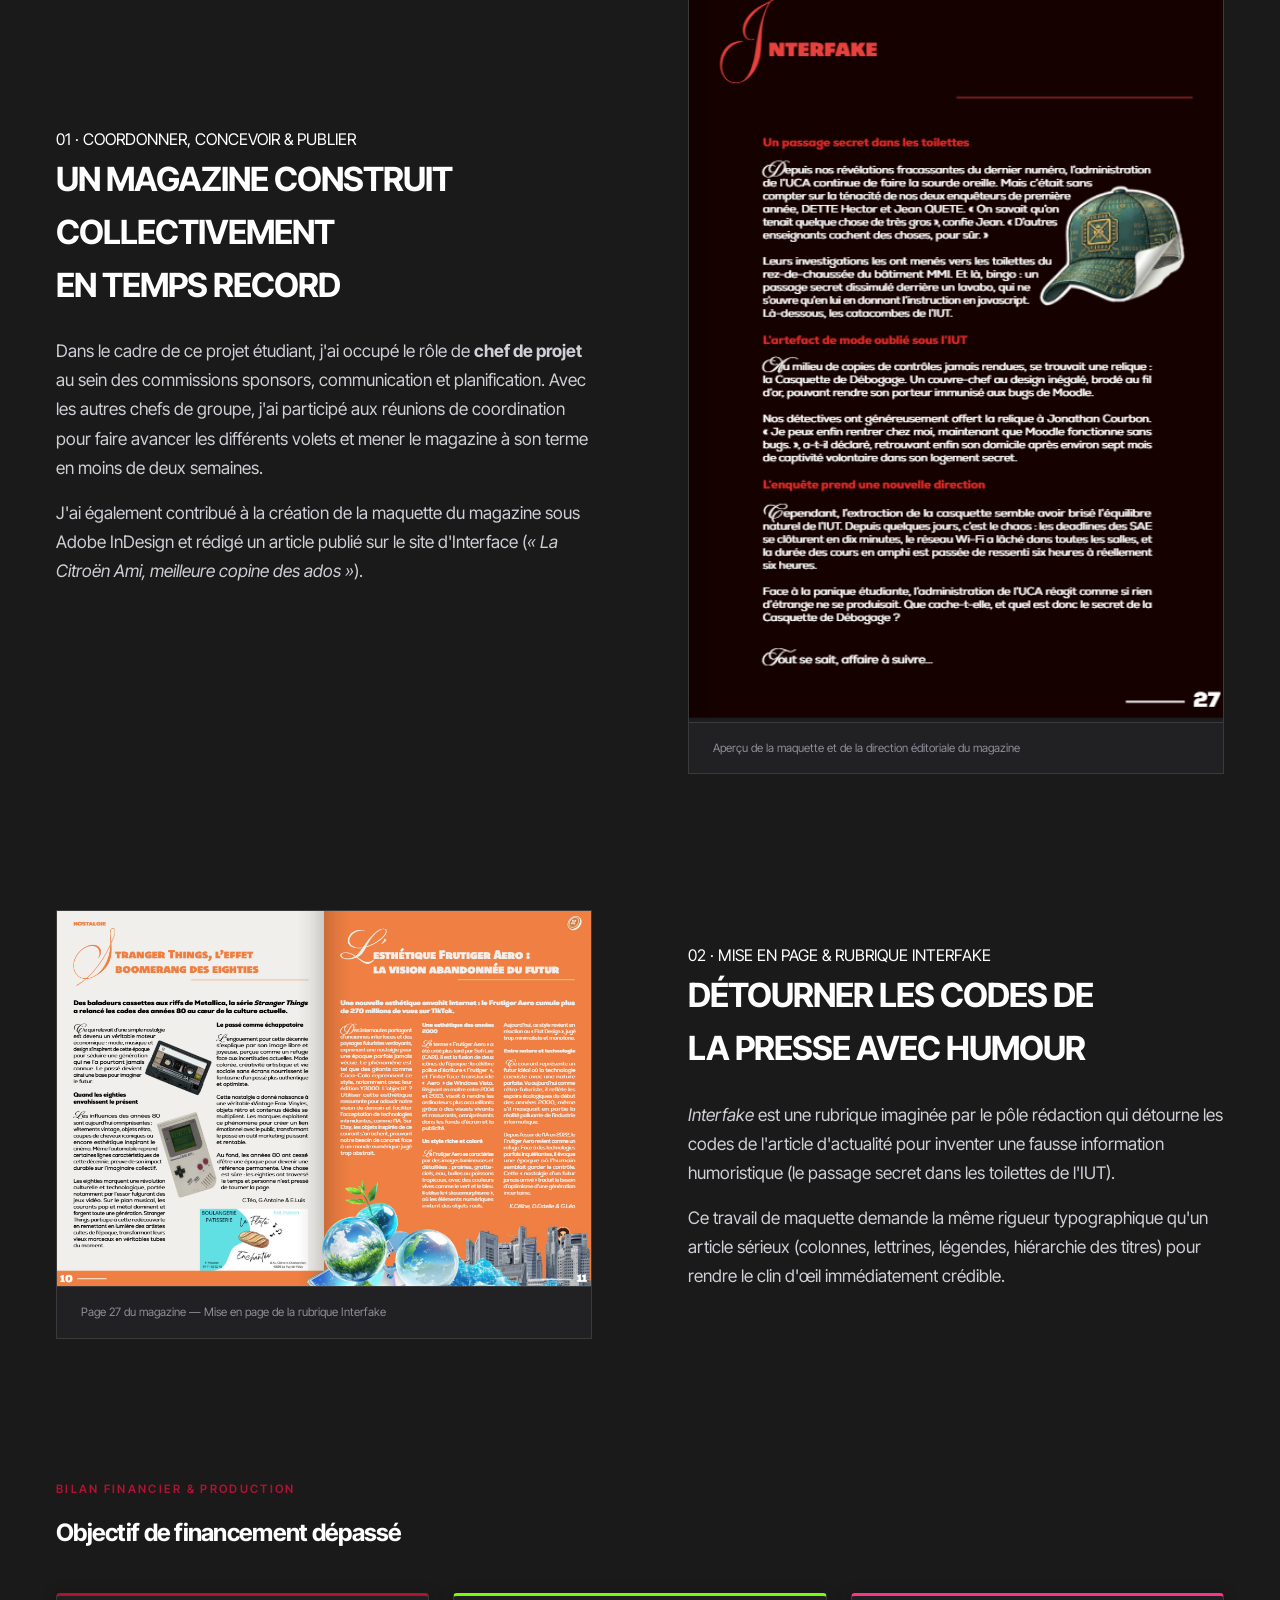
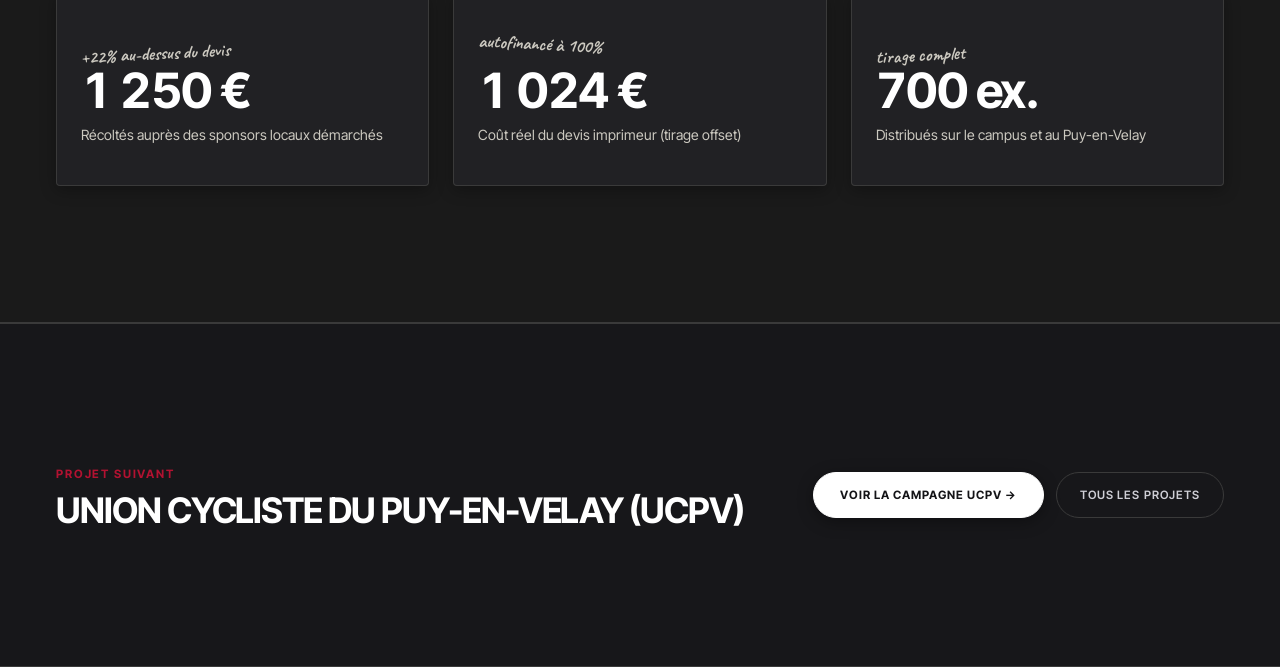
<file: mag-interface.html>
<!DOCTYPE html>
<html lang="fr">

<head>
    <meta charset="UTF-8">
    <meta name="viewport" content="width=device-width, initial-scale=1.0">
    <title>Magazine Interface — Étude de cas &amp; DA Presse | Baptiste Laffond</title>
    <link rel="preconnect" href="https://fonts.googleapis.com">
    <link rel="preconnect" href="https://fonts.gstatic.com" crossorigin>
    <link href="https://fonts.googleapis.com/css2?family=Playfair+Display:ital,wght@0,600;0,800;0,900;1,600&family=Space+Grotesk:wght@400;500;600;700&family=Inter:wght@400;500;600;700&family=JetBrains+Mono:wght@400;600&display=swap" rel="stylesheet">
    <link rel="stylesheet" href="portfolio-style.css">
    <style>
        /* Charte Magazine Interface - Cyan & Magenta Numerique */
        :root {
            --accent-primary: #00e5ff;
            --accent-yellow: #ffd600;
            --accent-coral: #ff007f;
            --poster-bg: #141418;
        }
        .btn-primary {
            background: #00e5ff;
            color: #0a0a0c;
            border-color: #00e5ff;
            box-shadow: none;
        }
    </style>
</head>

<body data-project-charter="Charte Interface (#D7391F / #F4EFE6)">
    <div class="scroll-progress"></div>

            <header class="topbar">
        <div class="topbar-inner">
            <a href="portfolio.html" class="brand-mark" aria-label="Accueil — Baptiste Laffond">
                Baptiste Laffond
                <span class="brand-mark-sub">Millau · Le Puy-en-Velay</span>
            </a>

            <nav class="nav-links" aria-label="Navigation principale">
                <a href="portfolio.html" class="nav-link">← Accueil</a>
                <a href="portfolio.html#selection" class="nav-link">Sélection</a>
                <a href="portfolio.html#repertoire" class="nav-link">Répertoire (11)</a>
                <a href="projets.html" class="nav-link">Catalogue</a>
                <a href="cv-print.html" target="_blank" class="nav-link">CV A4</a>
            </nav>

            <div>
                <a href="portfolio.html#contact" class="cta-swiss">
                    <span>Me contacter</span>
                    <span class="arrow-circle" aria-hidden="true">
                        <svg viewBox="0 0 24 24"><path d="M7 17L17 7M17 7H7M17 7V17"/></svg>
                    </span>
                </a>
            </div>
        </div>
    </header>

    <main>
        <section class="case-hero">
            <div class="container">
                <a href="portfolio.html#sommaire" class="case-breadcrumb">← Retour au Dossier 01 · Édition &amp; Presse</a>

                <div class="case-header-grid">
                    <div>
                        <div style="display:flex; gap:0.5rem; flex-wrap:wrap; margin-bottom:0.5rem;">
                            <span class="pill-badge yellow">CHEF DE PROJET</span>
                            <span class="pill-badge green">700 EXEMPLAIRES</span>
                            <span class="pill-badge blue">1 250 € DE SPONSORS</span>
                        </div>
                        <h1 class="case-title">Magazine Interface</h1>
                        <p class="case-lead">
                            Concevoir, financer et faire paraître un magazine imprimé à 700 exemplaires en équipe en moins de deux semaines, tout en coordonnant la communication, la recherche de sponsors, la maquette et la rédaction.
                        </p>

                        <!-- Barre rapide de la Charte Interface -->
                        <div class="project-brand-bar" aria-label="Palette éditoriale Magazine Interface">
                            <span class="project-brand-bar-label">Palette Interface (clic = copier) :</span>
                            <span class="mini-swatch-pill" data-copy-hex="#D7391F"><span class="mini-swatch-dot" style="background:#D7391F;"></span>Rouge Presse #D7391F</span>
                            <span class="mini-swatch-pill" data-copy-hex="#F4EFE6"><span class="mini-swatch-dot" style="background:#F4EFE6;"></span>Papier Crème #F4EFE6</span>
                            <span class="mini-swatch-pill" data-copy-hex="#0EA5E9"><span class="mini-swatch-dot" style="background:#0EA5E9;"></span>Cyan Aero #0EA5E9</span>
                            <span class="mini-swatch-pill" data-copy-hex="#14110F"><span class="mini-swatch-dot" style="background:#14110F;"></span>Encre #14110F</span>
                        </div>

                        <div style="display:flex; gap:0.85rem; flex-wrap:wrap;">
                            <a href="https://www.calameo.com/read/0051699394dd664a135ed" target="_blank" rel="noopener" class="btn-primary">Feuilleter sur Calaméo ↗</a>
                            <a href="https://www.interface-media.com/citroen-ami-meilleure-copine-des-ados/" target="_blank" rel="noopener" class="btn-secondary">Lire mon article web ↗</a>
                        </div>
                    </div>

                    <dl class="case-meta-notes">
                        <div class="meta-sticky blue">
                            <dt>MON RÔLE</dt>
                            <dd>Chef de projet, maquettiste &amp; rédacteur</dd>
                        </div>
                        <div class="meta-sticky pink">
                            <dt>COMMISSIONS</dt>
                            <dd>Sponsors, communication &amp; planification</dd>
                        </div>
                        <div class="meta-sticky green">
                            <dt>TIRAGE PRINT</dt>
                            <dd>700 exemplaires imprimés</dd>
                        </div>
                        <div class="meta-sticky orange">
                            <dt>FINANCEMENT</dt>
                            <dd>1 250 € récoltés (devis imprimeur : 1 024 €)</dd>
                        </div>
                    </dl>
                </div>

                <div class="case-banner-frame reveal-on-scroll">
                    <img src="INTERFACE-couv-scaled.jpg" alt="Couverture du Magazine Interface" class="zoomable-img">
                </div>
            </div>
        </section>

        <section class="case-section">
            <div class="container">
                <div class="case-row reveal-on-scroll">
                    <div class="case-text">
                        <span class="step-number">01 · COORDONNER, CONCEVOIR &amp; PUBLIER</span>
                        <h2>Un magazine construit collectivement en temps record</h2>
                        <p>
                            Dans le cadre de ce projet étudiant, j'ai occupé le rôle de <strong>chef de projet</strong> au sein des commissions sponsors, communication et planification. Avec les autres chefs de groupe, j'ai participé aux réunions de coordination pour faire avancer les différents volets et mener le magazine à son terme en moins de deux semaines.
                        </p>
                        <p>
                            J'ai également contribué à la création de la maquette du magazine sous Adobe InDesign et rédigé un article publié sur le site d'Interface (<em>« La Citroën Ami, meilleure copine des ados »</em>).
                        </p>
                    </div>
                    <figure class="l-frame-media">
                        <img src="page-Interfake.png" alt="Double page sur l'esthétique Frutiger Aero dans Interface" loading="lazy">
                        <figcaption>Aperçu de la maquette et de la direction éditoriale du magazine</figcaption>
                    </figure>
                </div>

                <div class="case-row reverse reveal-on-scroll">
                    <div class="case-text">
                        <span class="step-number">02 · MISE EN PAGE &amp; RUBRIQUE INTERFAKE</span>
                        <h2>Détourner les codes de la presse avec humour</h2>
                        <p>
                            <em>Interfake</em> est une rubrique imaginée par le pôle rédaction qui détourne les codes de l'article d'actualité pour inventer une fausse information humoristique (le passage secret dans les toilettes de l'IUT).
                        </p>
                        <p>
                            Ce travail de maquette demande la même rigueur typographique qu'un article sérieux (colonnes, lettrines, légendes, hiérarchie des titres) pour rendre le clin d'œil immédiatement crédible.
                        </p>
                    </div>
                    <figure class="l-frame-media">
                        <img src="page-magasine1.png" alt="Page 27 d'Interfake dans le magazine Interface" loading="lazy">
                        <figcaption>Page 27 du magazine — Mise en page de la rubrique Interfake</figcaption>
                    </figure>
                </div>

                <!-- RÉSULTATS CHIFFRÉS -->
                <div style="margin-top:4rem;" class="reveal-on-scroll">
                    <div class="eyebrow eyebrow-accent">Bilan financier &amp; production</div>
                    <h2 class="section-title">Objectif de financement dépassé</h2>
                    <div class="results-notes-grid">
                        <div class="result-note">
                            <span class="draw-note rotate-left" style="color:var(--accent-lime); font-size:1.15rem; margin-bottom:var(--space-2xs);">+22% au-dessus du devis</span>
                            <strong>1 250 €</strong>
                            <span>Récoltés auprès des sponsors locaux démarchés</span>
                        </div>
                        <div class="result-note">
                            <span class="draw-note rotate-right" style="color:var(--accent); font-size:1.15rem; margin-bottom:var(--space-2xs);">autofinancé à 100%</span>
                            <strong>1 024 €</strong>
                            <span>Coût réel du devis imprimeur (tirage offset)</span>
                        </div>
                        <div class="result-note">
                            <span class="draw-note rotate-left" style="color:var(--accent-pink); font-size:1.15rem; margin-bottom:var(--space-2xs);">tirage complet</span>
                            <strong>700 ex.</strong>
                            <span>Distribués sur le campus et au Puy-en-Velay</span>
                        </div>
                    </div>
                </div>
                </div>
            </div>
        </section>

        <div class="next-project-banner">
            <div>
                <span class="section-kicker" style="margin-bottom:0.4rem;">Projet suivant</span>
                <h3 style="font-family:var(--font-display); font-size:1.8rem; text-transform:uppercase;">Union Cycliste du Puy-en-Velay (UCPV)</h3>
            </div>
            <div style="display:flex; gap:0.75rem; flex-wrap:wrap;">
                <a href="ucpv.html" class="btn-primary">Voir la campagne UCPV →</a>
                <a href="projets.html" class="btn-secondary">Tous les projets</a>
            </div>
        </div>
    </main>

    <script src="portfolio.js"></script>
</body>

</html>
</file>
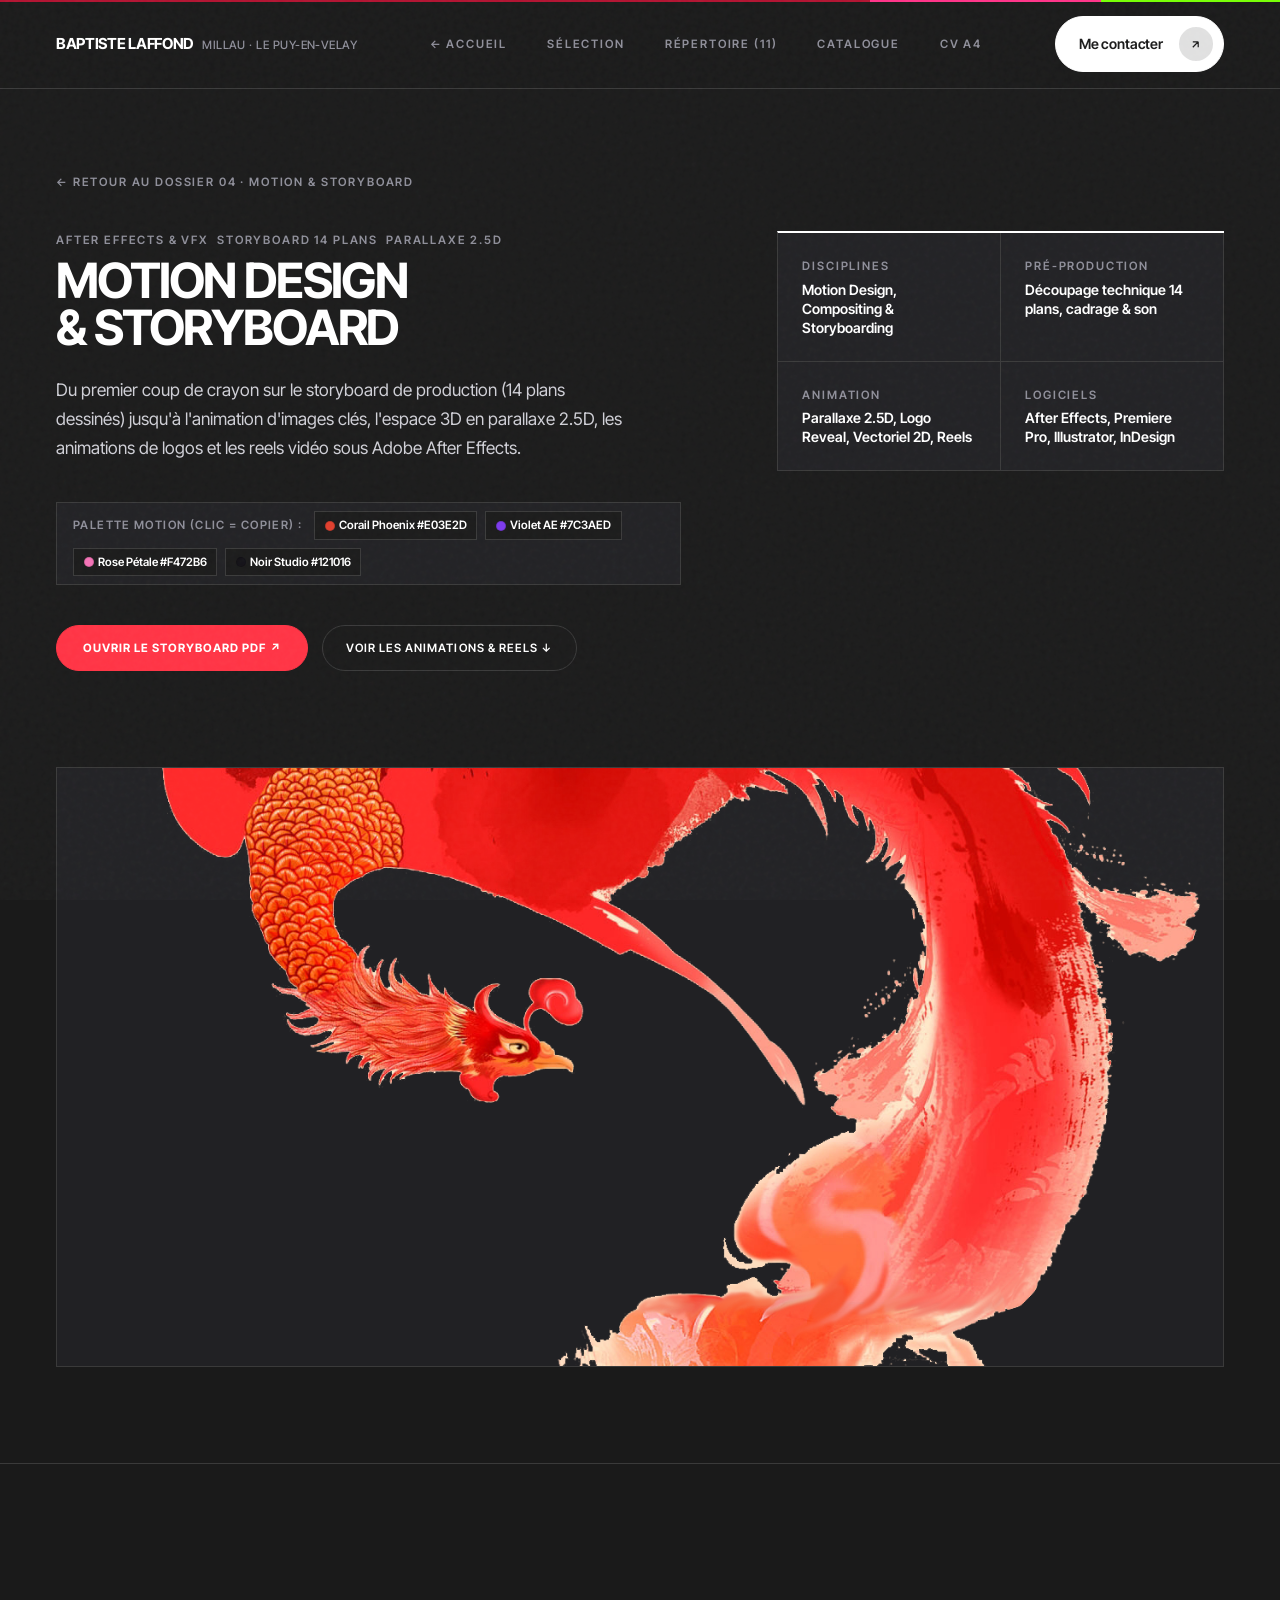
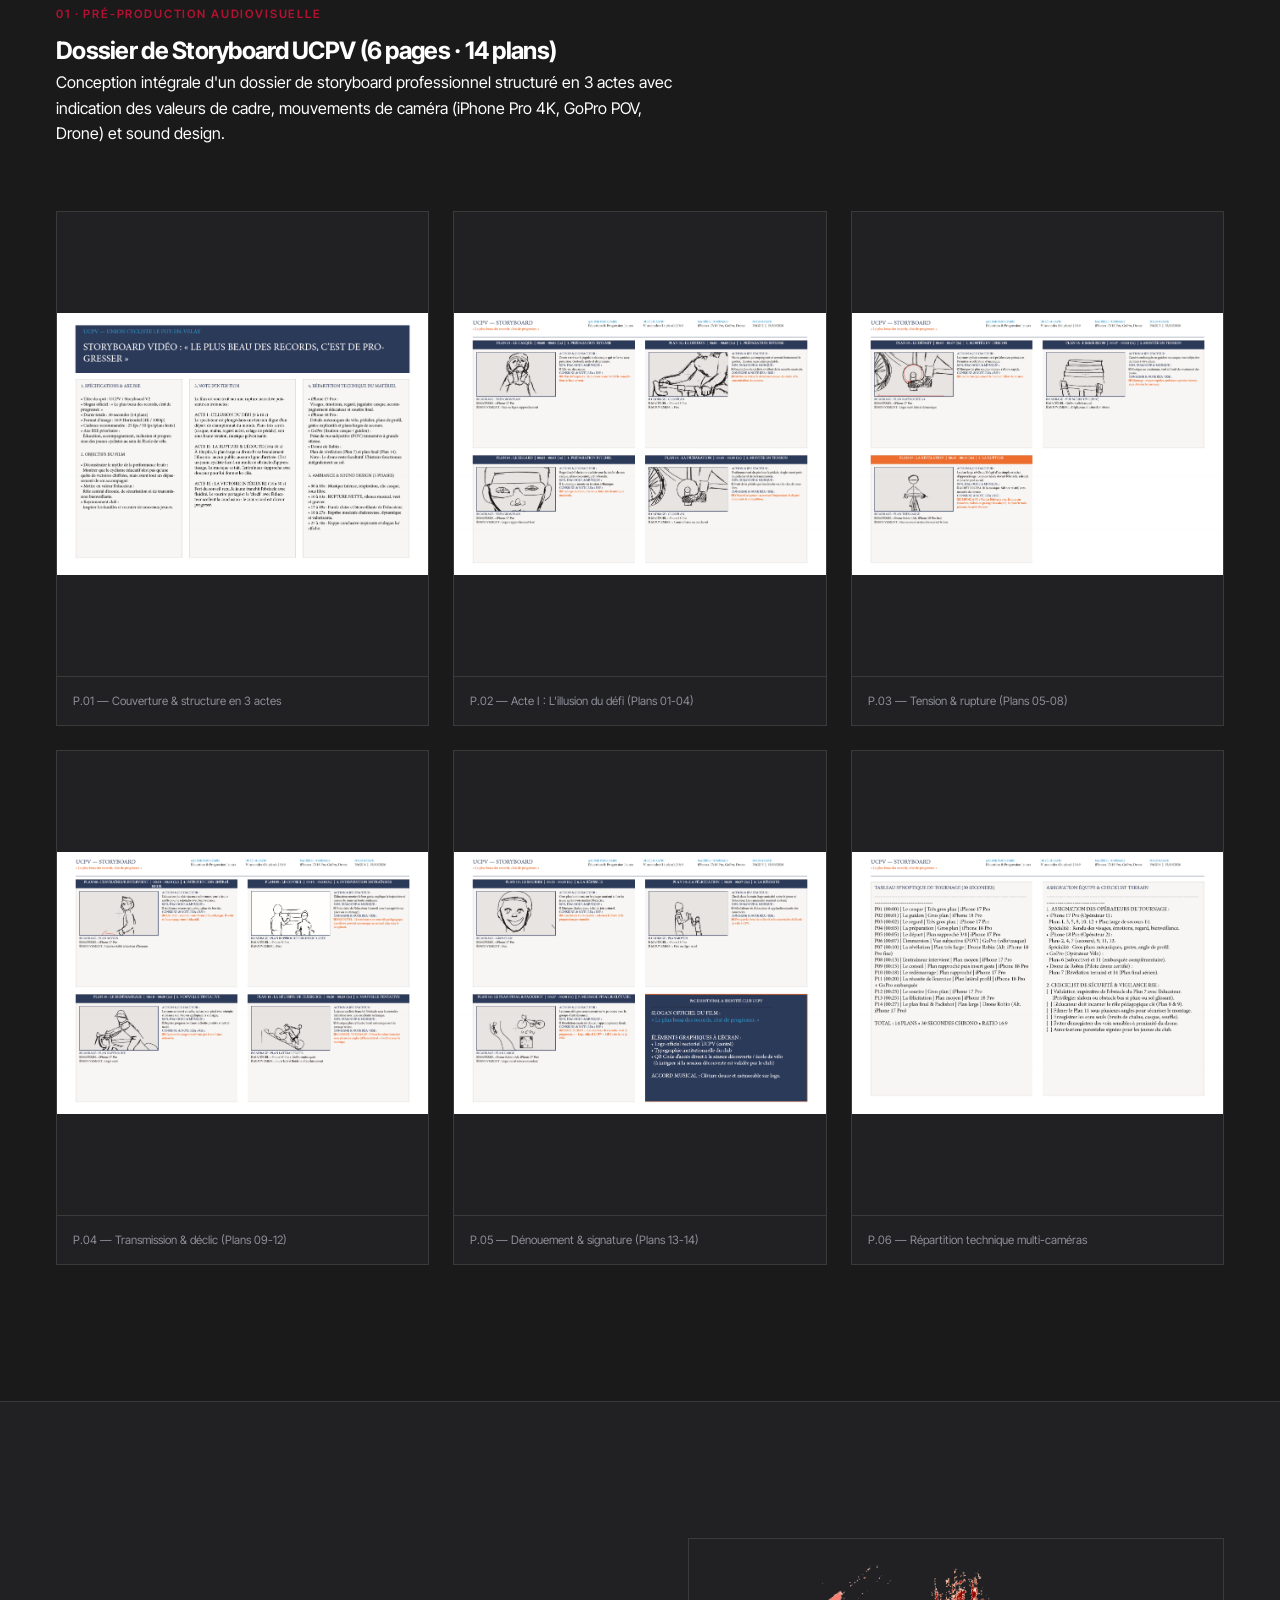
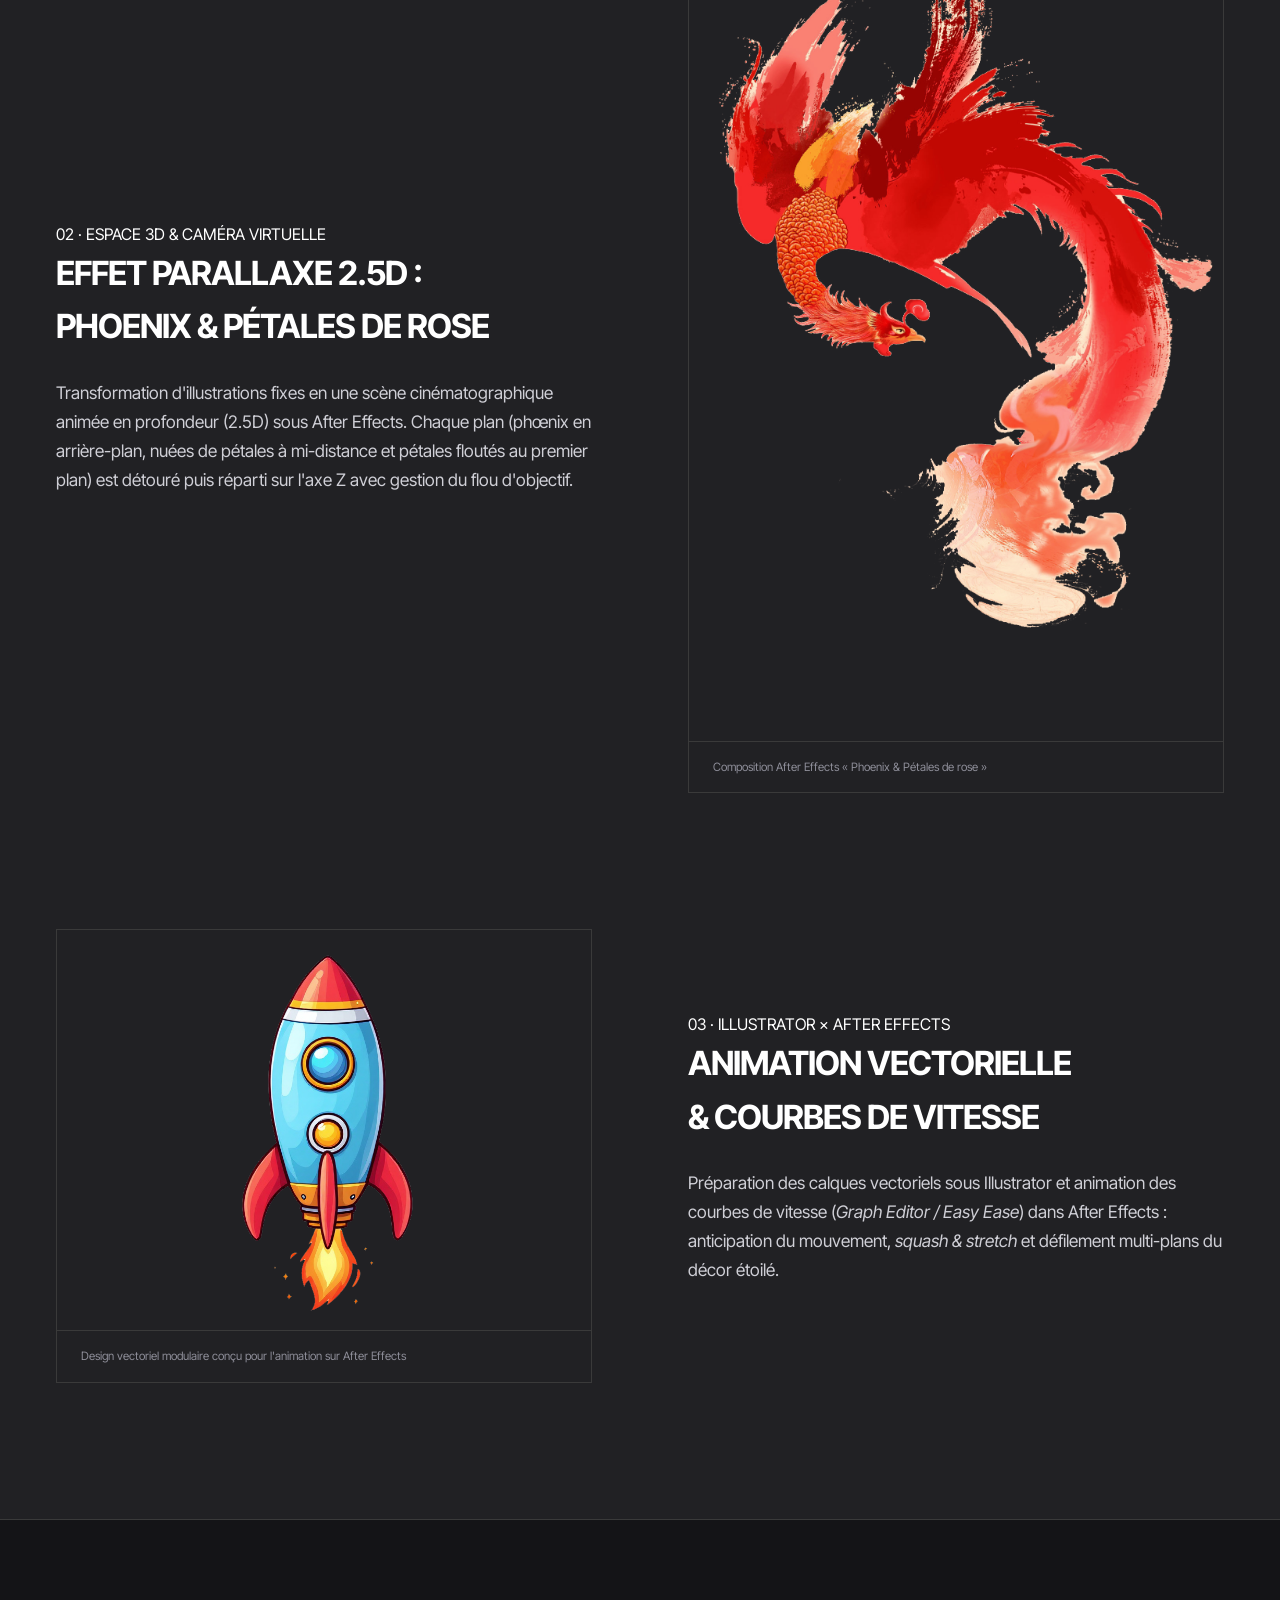
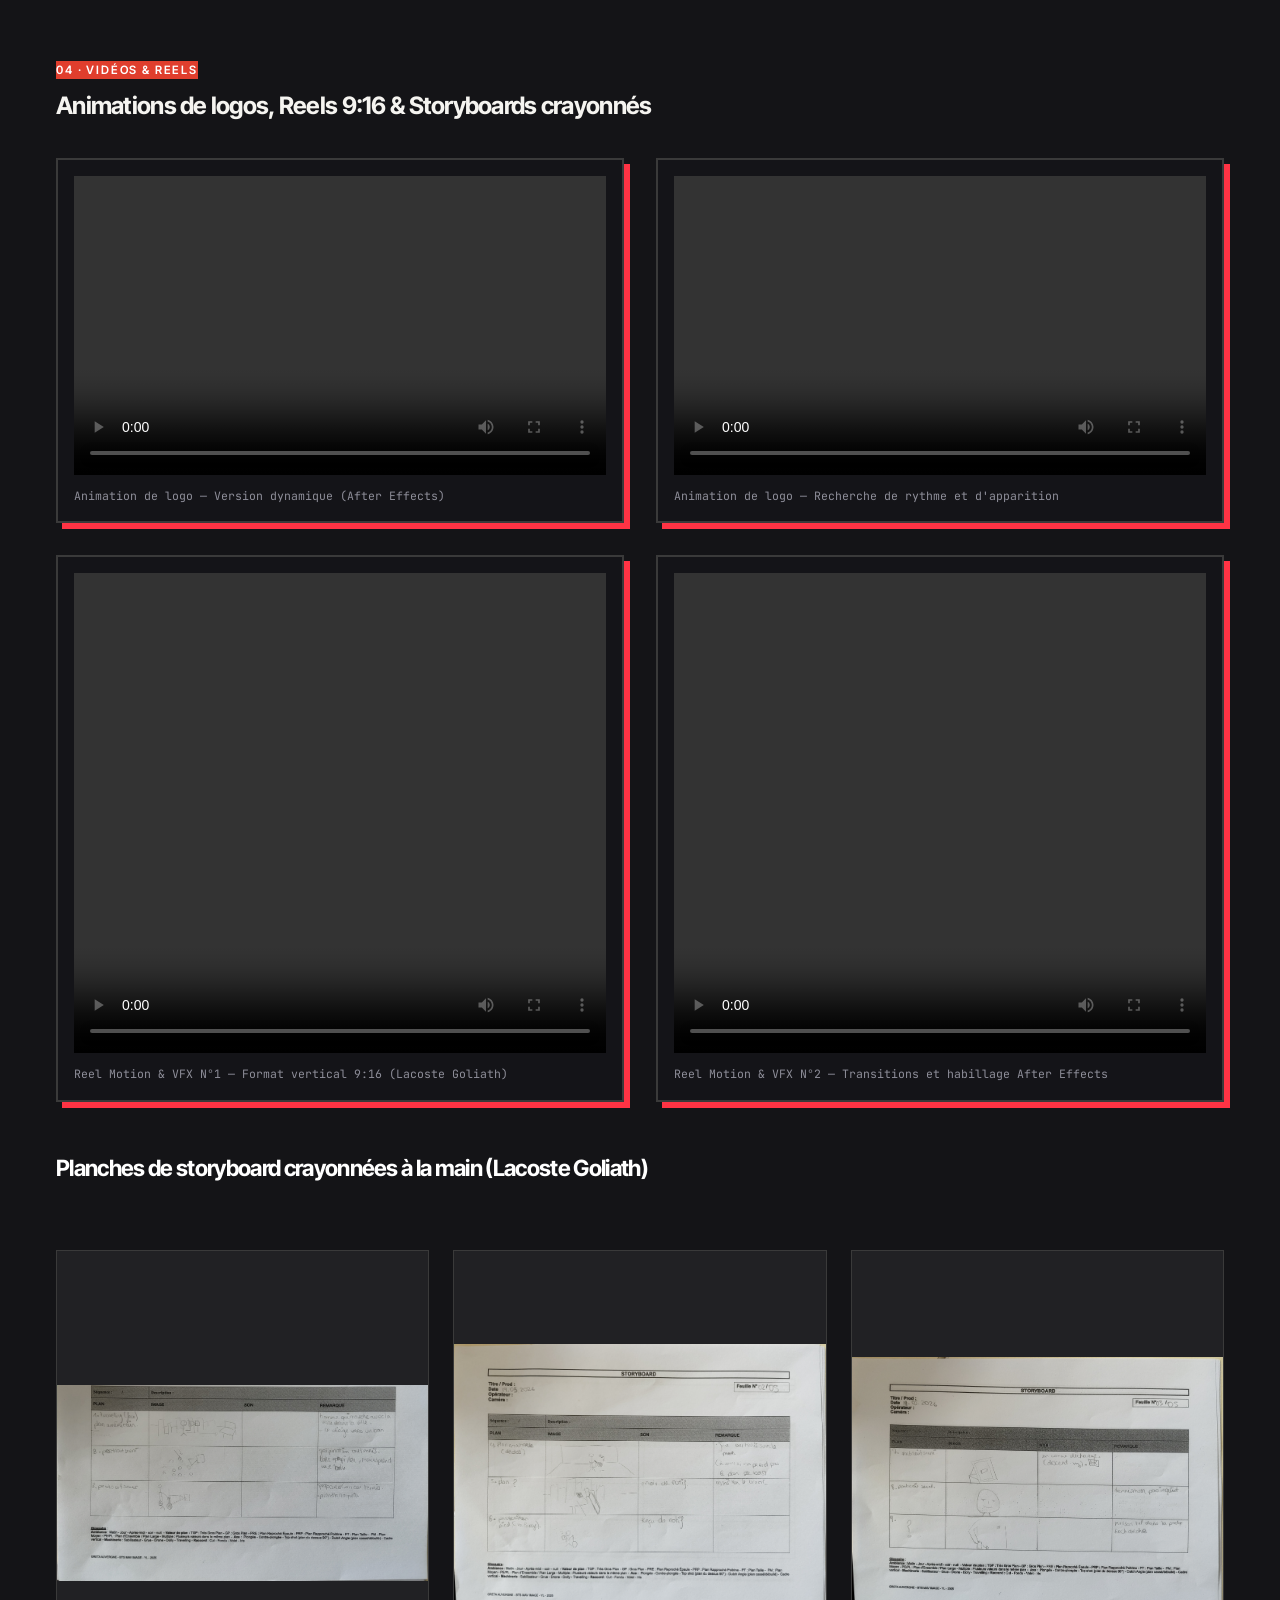
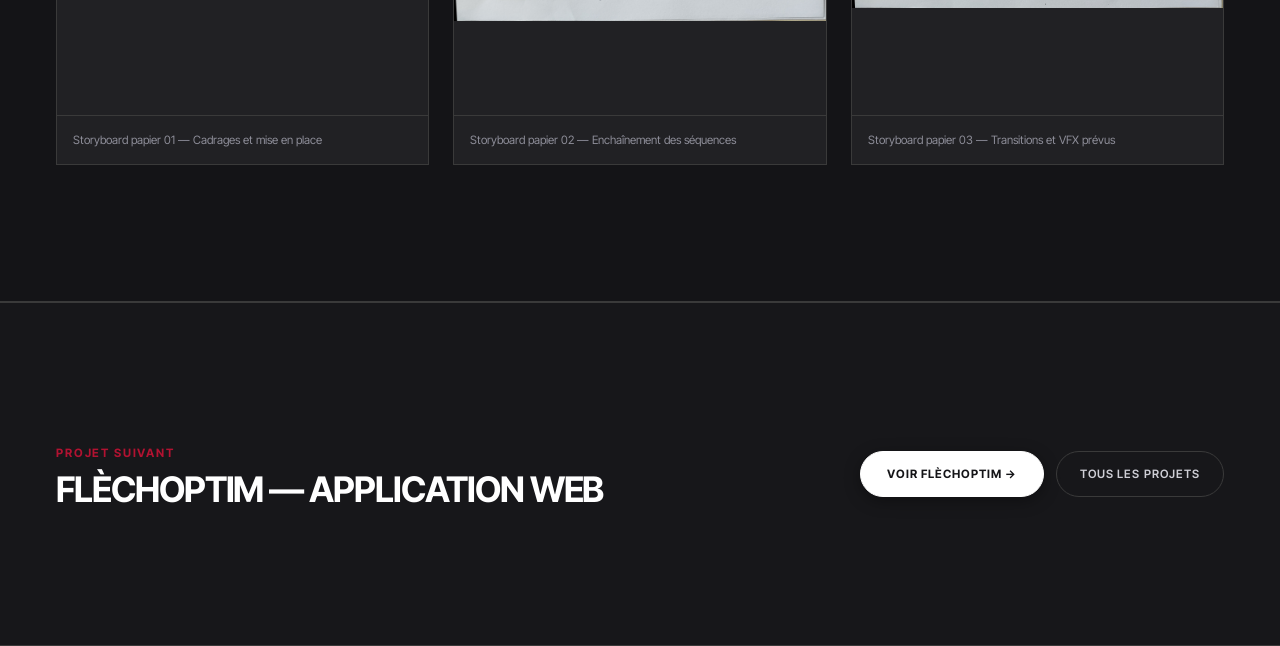
<file: motion-storyboard.html>
<!DOCTYPE html>
<html lang="fr">

<head>
    <meta charset="UTF-8">
    <meta name="viewport" content="width=device-width, initial-scale=1.0">
    <title>After Effects &amp; Storyboards — Motion Design | Baptiste Laffond</title>
    <link rel="preconnect" href="https://fonts.googleapis.com">
    <link rel="preconnect" href="https://fonts.gstatic.com" crossorigin>
    <link href="https://fonts.googleapis.com/css2?family=Playfair+Display:ital,wght@0,600;0,800;0,900;1,600&family=Space+Grotesk:wght@400;500;600;700&family=Inter:wght@400;500;600;700&family=JetBrains+Mono:wght@400;600&display=swap" rel="stylesheet">
    <link rel="stylesheet" href="portfolio-style.css">
    <style>
        /* Charte Motion & After Effects - Corail Phoenix & Violet After Effects */
        :root {
            --accent-primary: #ff3344;
            --accent-yellow: #ffd600;
            --accent-blue: #8b5cf6;
            --poster-bg: #141418;
        }
        .btn-primary {
            background: #ff3344;
            color: #ffffff;
            border-color: #ff3344;
            box-shadow: none;
        }
        .video-showcase-grid {
            display: grid;
            grid-template-columns: repeat(2, 1fr);
            gap: 2rem;
            margin-top: 2rem;
        }
        .video-box {
            background: #141418;
            border: 2px solid var(--border);
            padding: 1rem;
            box-shadow: 6px 6px 0 var(--accent-primary);
        }
        .video-box video {
            width: 100%;
            background: #000;
            display: block;
        }
        .video-box.vertical video {
            aspect-ratio: 9 / 16;
            max-height: 480px;
            object-fit: contain;
        }
        .video-box.landscape video {
            aspect-ratio: 16 / 9;
            object-fit: cover;
        }
        .video-box figcaption {
            font-family: var(--font-mono);
            font-size: 0.72rem;
            color: var(--ink-muted);
            margin-top: 0.75rem;
        }
        @media (max-width: 760px) {
            .video-showcase-grid { grid-template-columns: 1fr; }
        }
    </style>
</head>

<body data-project-charter="Charte Motion Studio (#E03E2D / #7C3AED)">
    <div class="scroll-progress"></div>

            <header class="topbar">
        <div class="topbar-inner">
            <a href="portfolio.html" class="brand-mark" aria-label="Accueil — Baptiste Laffond">
                Baptiste Laffond
                <span class="brand-mark-sub">Millau · Le Puy-en-Velay</span>
            </a>

            <nav class="nav-links" aria-label="Navigation principale">
                <a href="portfolio.html" class="nav-link">← Accueil</a>
                <a href="portfolio.html#selection" class="nav-link">Sélection</a>
                <a href="portfolio.html#repertoire" class="nav-link">Répertoire (11)</a>
                <a href="projets.html" class="nav-link">Catalogue</a>
                <a href="cv-print.html" target="_blank" class="nav-link">CV A4</a>
            </nav>

            <div>
                <a href="portfolio.html#contact" class="cta-swiss">
                    <span>Me contacter</span>
                    <span class="arrow-circle" aria-hidden="true">
                        <svg viewBox="0 0 24 24"><path d="M7 17L17 7M17 7H7M17 7V17"/></svg>
                    </span>
                </a>
            </div>
        </div>
    </header>

    <main>
        <section class="case-hero">
            <div class="container">
                <a href="portfolio.html#sommaire" class="case-breadcrumb">← Retour au Dossier 04 · Motion &amp; Storyboard</a>

                <div class="case-header-grid">
                    <div>
                        <div style="display:flex; gap:0.5rem; flex-wrap:wrap; margin-bottom:0.5rem;">
                            <span class="pill-badge pink">AFTER EFFECTS &amp; VFX</span>
                            <span class="pill-badge yellow">STORYBOARD 14 PLANS</span>
                            <span class="pill-badge green">PARALLAXE 2.5D</span>
                        </div>
                        <h1 class="case-title">Motion Design &amp; Storyboard</h1>
                        <p class="case-lead">
                            Du premier coup de crayon sur le storyboard de production (14 plans dessinés) jusqu'à l'animation d'images clés, l'espace 3D en parallaxe 2.5D, les animations de logos et les reels vidéo sous Adobe After Effects.
                        </p>

                        <!-- Barre rapide de la Charte Motion -->
                        <div class="project-brand-bar" aria-label="Palette Motion Design">
                            <span class="project-brand-bar-label">Palette Motion (clic = copier) :</span>
                            <span class="mini-swatch-pill" data-copy-hex="#E03E2D"><span class="mini-swatch-dot" style="background:#E03E2D;"></span>Corail Phoenix #E03E2D</span>
                            <span class="mini-swatch-pill" data-copy-hex="#7C3AED"><span class="mini-swatch-dot" style="background:#7C3AED;"></span>Violet AE #7C3AED</span>
                            <span class="mini-swatch-pill" data-copy-hex="#F472B6"><span class="mini-swatch-dot" style="background:#F472B6;"></span>Rose Pétale #F472B6</span>
                            <span class="mini-swatch-pill" data-copy-hex="#121016"><span class="mini-swatch-dot" style="background:#121016;"></span>Noir Studio #121016</span>
                        </div>

                        <div style="display:flex; gap:0.85rem; flex-wrap:wrap;">
                            <a href="Storyboard_UCPV.pdf" target="_blank" rel="noopener" class="btn-primary">Ouvrir le Storyboard PDF ↗</a>
                            <a href="#videos-motion" class="btn-secondary">Voir les animations &amp; reels ↓</a>
                        </div>
                    </div>

                    <dl class="case-meta-notes">
                        <div class="meta-sticky blue">
                            <dt>DISCIPLINES</dt>
                            <dd>Motion Design, Compositing &amp; Storyboarding</dd>
                        </div>
                        <div class="meta-sticky pink">
                            <dt>PRÉ-PRODUCTION</dt>
                            <dd>Découpage technique 14 plans, cadrage &amp; son</dd>
                        </div>
                        <div class="meta-sticky green">
                            <dt>ANIMATION</dt>
                            <dd>Parallaxe 2.5D, Logo Reveal, Vectoriel 2D, Reels</dd>
                        </div>
                        <div class="meta-sticky orange">
                            <dt>LOGICIELS</dt>
                            <dd>After Effects, Premiere Pro, Illustrator, InDesign</dd>
                        </div>
                    </dl>
                </div>

                <div class="case-banner-frame cover-fit reveal-on-scroll">
                    <img src="ae-phoenix-parallaxe.png" alt="Composition After Effects Parallaxe Phoenix" class="zoomable-img">
                </div>
            </div>
        </section>

        <!-- SECTION 1 : STORYBOARD 6 PLANCHES -->
        <section class="case-section">
            <div class="container">
                <span class="section-kicker">01 · Pré-production audiovisuelle</span>
                <h2 class="section-title">Dossier de Storyboard UCPV (6 pages · 14 plans)</h2>
                <p style="max-width:70ch;">
                    Conception intégrale d'un dossier de storyboard professionnel structuré en 3 actes avec indication des valeurs de cadre, mouvements de caméra (iPhone Pro 4K, GoPro POV, Drone) et sound design.
                </p>

                <div class="media-gallery-grid cols-3 reveal-on-scroll">
                    <figure class="gallery-card"><img src="storyboard-ucpv-p1.png" alt="Storyboard P1" loading="lazy"><figcaption>P.01 — Couverture &amp; structure en 3 actes</figcaption></figure>
                    <figure class="gallery-card"><img src="storyboard-ucpv-p2.png" alt="Storyboard P2" loading="lazy"><figcaption>P.02 — Acte I : L'illusion du défi (Plans 01-04)</figcaption></figure>
                    <figure class="gallery-card"><img src="storyboard-ucpv-p3.png" alt="Storyboard P3" loading="lazy"><figcaption>P.03 — Tension &amp; rupture (Plans 05-08)</figcaption></figure>
                    <figure class="gallery-card"><img src="storyboard-ucpv-p4.png" alt="Storyboard P4" loading="lazy"><figcaption>P.04 — Transmission &amp; déclic (Plans 09-12)</figcaption></figure>
                    <figure class="gallery-card"><img src="storyboard-ucpv-p5.png" alt="Storyboard P5" loading="lazy"><figcaption>P.05 — Dénouement &amp; signature (Plans 13-14)</figcaption></figure>
                    <figure class="gallery-card"><img src="storyboard-ucpv-p6.png" alt="Storyboard P6" loading="lazy"><figcaption>P.06 — Répartition technique multi-caméras</figcaption></figure>
                </div>
            </div>
        </section>

        <!-- SECTION 2 : AFTER EFFECTS PARALLAXE & VECTORIEL -->
        <section class="case-section bg-white">
            <div class="container">
                <div class="case-row reveal-on-scroll">
                    <div class="case-text">
                        <span class="step-number">02 · ESPACE 3D &amp; CAMÉRA VIRTUELLE</span>
                        <h2>Effet Parallaxe 2.5D : Phoenix &amp; pétales de rose</h2>
                        <p>
                            Transformation d'illustrations fixes en une scène cinématographique animée en profondeur (2.5D) sous After Effects. Chaque plan (phœnix en arrière-plan, nuées de pétales à mi-distance et pétales floutés au premier plan) est détouré puis réparti sur l'axe Z avec gestion du flou d'objectif.
                        </p>
                    </div>
                    <figure class="l-frame-media">
                        <img src="ae-phoenix-parallaxe.png" alt="Parallaxe Phoenix After Effects" loading="lazy">
                        <figcaption>Composition After Effects « Phoenix &amp; Pétales de rose »</figcaption>
                    </figure>
                </div>

                <div class="case-row reverse reveal-on-scroll">
                    <div class="case-text">
                        <span class="step-number">03 · ILLUSTRATOR × AFTER EFFECTS</span>
                        <h2>Animation vectorielle &amp; courbes de vitesse</h2>
                        <p>
                            Préparation des calques vectoriels sous Illustrator et animation des courbes de vitesse (<em>Graph Editor / Easy Ease</em>) dans After Effects : anticipation du mouvement, <em>squash &amp; stretch</em> et défilement multi-plans du décor étoilé.
                        </p>
                    </div>
                    <figure class="l-frame-media">
                        <img src="ae-fusee.png" alt="Animation vectorielle Fusée After Effects" loading="lazy">
                        <figcaption>Design vectoriel modulaire conçu pour l'animation sur After Effects</figcaption>
                    </figure>
                </div>
            </div>
        </section>

        <!-- SECTION 3 : VIDÉOS EN MOUVEMENT & STORYBOARDS PAPIER -->
        <section class="case-section bg-dark" id="videos-motion">
            <div class="container">
                <span class="section-kicker" style="background:#E03E2D; color:#fff;">04 · Vidéos &amp; Reels</span>
                <h2 class="section-title">Animations de logos, Reels 9:16 &amp; Storyboards crayonnés</h2>

                <div class="video-showcase-grid reveal-on-scroll">
                    <figure class="video-box landscape">
                        <video controls preload="metadata">
                            <source src="anim-logo-dynamique.mp4" type="video/mp4">
                        </video>
                        <figcaption>Animation de logo — Version dynamique (After Effects)</figcaption>
                    </figure>
                    <figure class="video-box landscape">
                        <video controls preload="metadata">
                            <source src="anim-logo-v1.mp4" type="video/mp4">
                        </video>
                        <figcaption>Animation de logo — Recherche de rythme et d'apparition</figcaption>
                    </figure>
                    <figure class="video-box vertical">
                        <video controls preload="metadata">
                            <source src="reel1.mp4" type="video/mp4">
                        </video>
                        <figcaption>Reel Motion &amp; VFX N°1 — Format vertical 9:16 (Lacoste Goliath)</figcaption>
                    </figure>
                    <figure class="video-box vertical">
                        <video controls preload="metadata">
                            <source src="reel2.mp4" type="video/mp4">
                        </video>
                        <figcaption>Reel Motion &amp; VFX N°2 — Transitions et habillage After Effects</figcaption>
                    </figure>
                </div>

                <h3 style="font-family:var(--font-display); font-size:1.4rem; margin:3rem 0 1rem; color:#fff;">
                    Planches de storyboard crayonnées à la main (Lacoste Goliath)
                </h3>
                <div class="media-gallery-grid cols-3 reveal-on-scroll">
                    <figure class="gallery-card"><img src="storyboard-lacoste-1.jpg" alt="Storyboard papier 1" loading="lazy"><figcaption>Storyboard papier 01 — Cadrages et mise en place</figcaption></figure>
                    <figure class="gallery-card"><img src="storyboard-lacoste-2.jpg" alt="Storyboard papier 2" loading="lazy"><figcaption>Storyboard papier 02 — Enchaînement des séquences</figcaption></figure>
                    <figure class="gallery-card"><img src="storyboard-lacoste-3.jpg" alt="Storyboard papier 3" loading="lazy"><figcaption>Storyboard papier 03 — Transitions et VFX prévus</figcaption></figure>
                </div>
            </div>
        </section>

        <div class="next-project-banner">
            <div>
                <span class="section-kicker" style="margin-bottom:0.4rem;">Projet suivant</span>
                <h3 style="font-family:var(--font-display); font-size:1.8rem; text-transform:uppercase;">FlèchOptim — Application Web</h3>
            </div>
            <div style="display:flex; gap:0.75rem; flex-wrap:wrap;">
                <a href="FlechOptim.html" class="btn-primary">Voir FlèchOptim →</a>
                <a href="projets.html" class="btn-secondary">Tous les projets</a>
            </div>
        </div>
    </main>

    <script src="portfolio.js"></script>
</body>

</html>
</file>
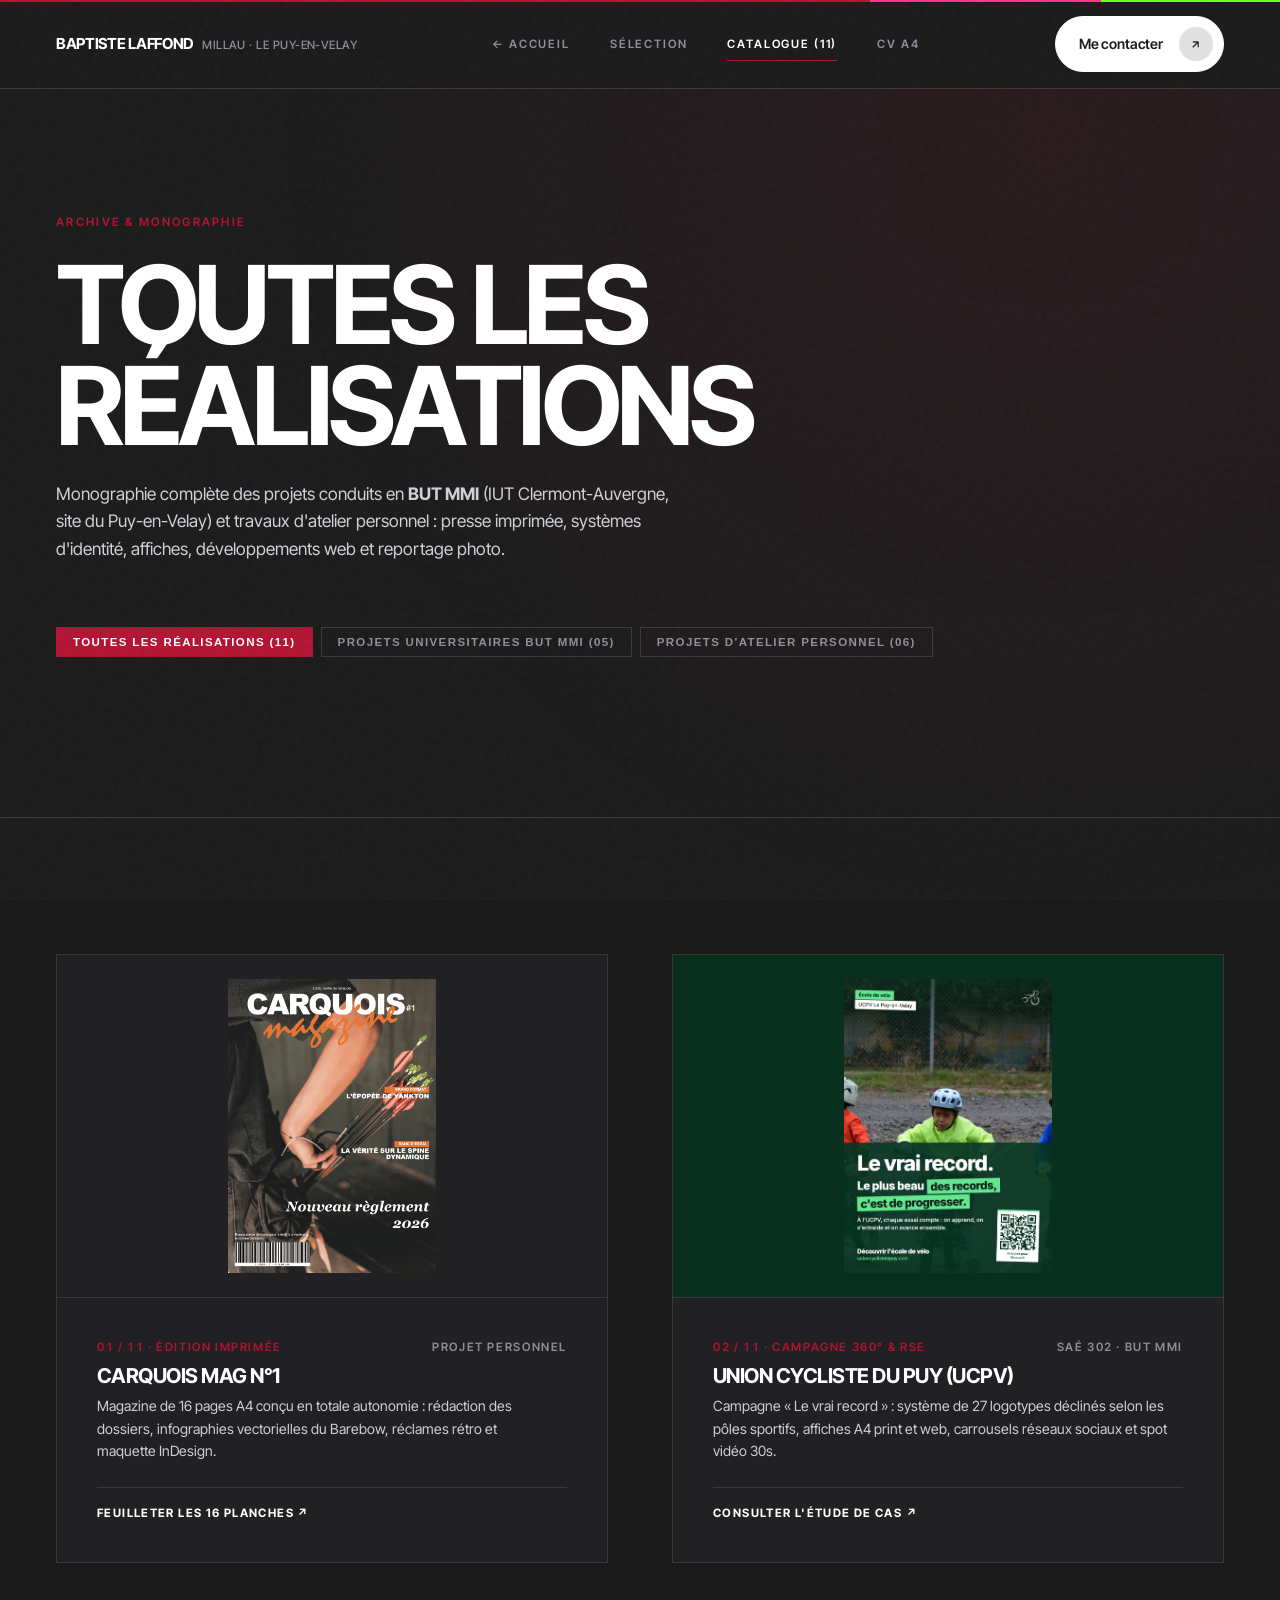
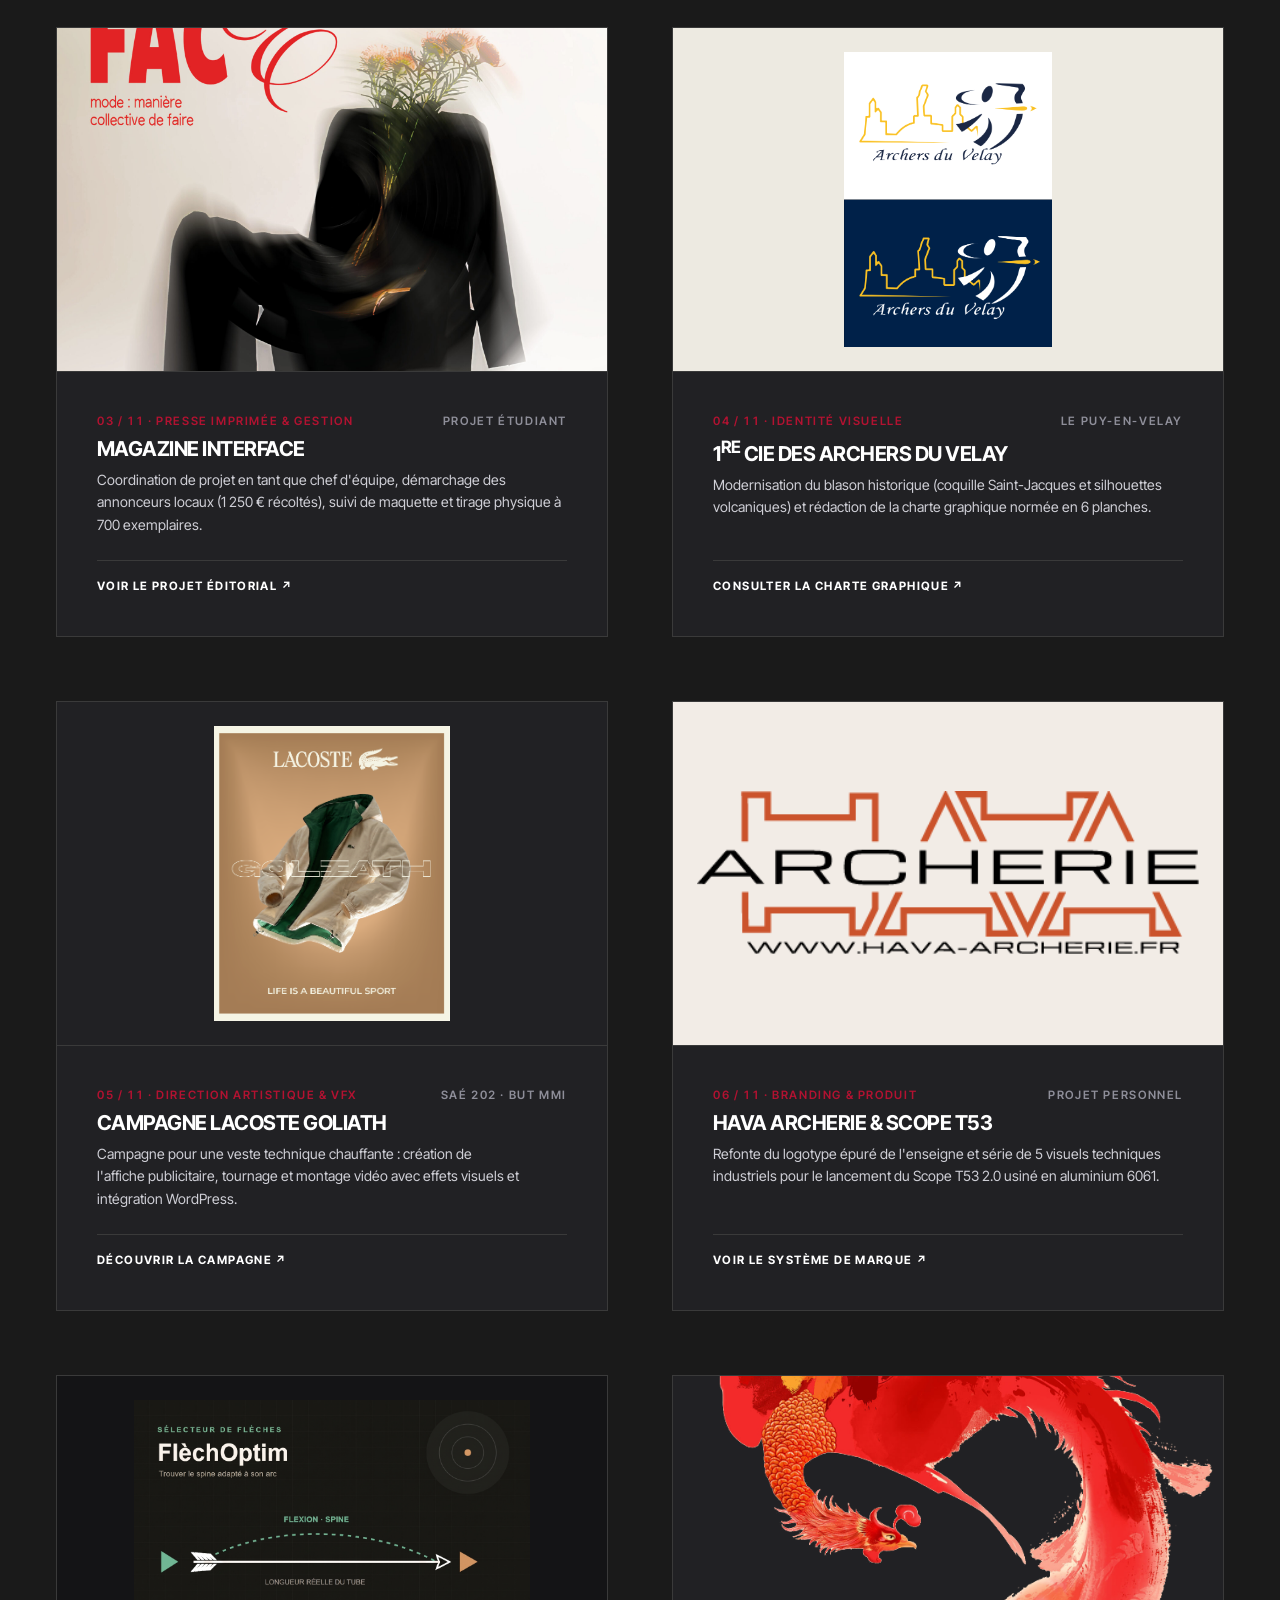
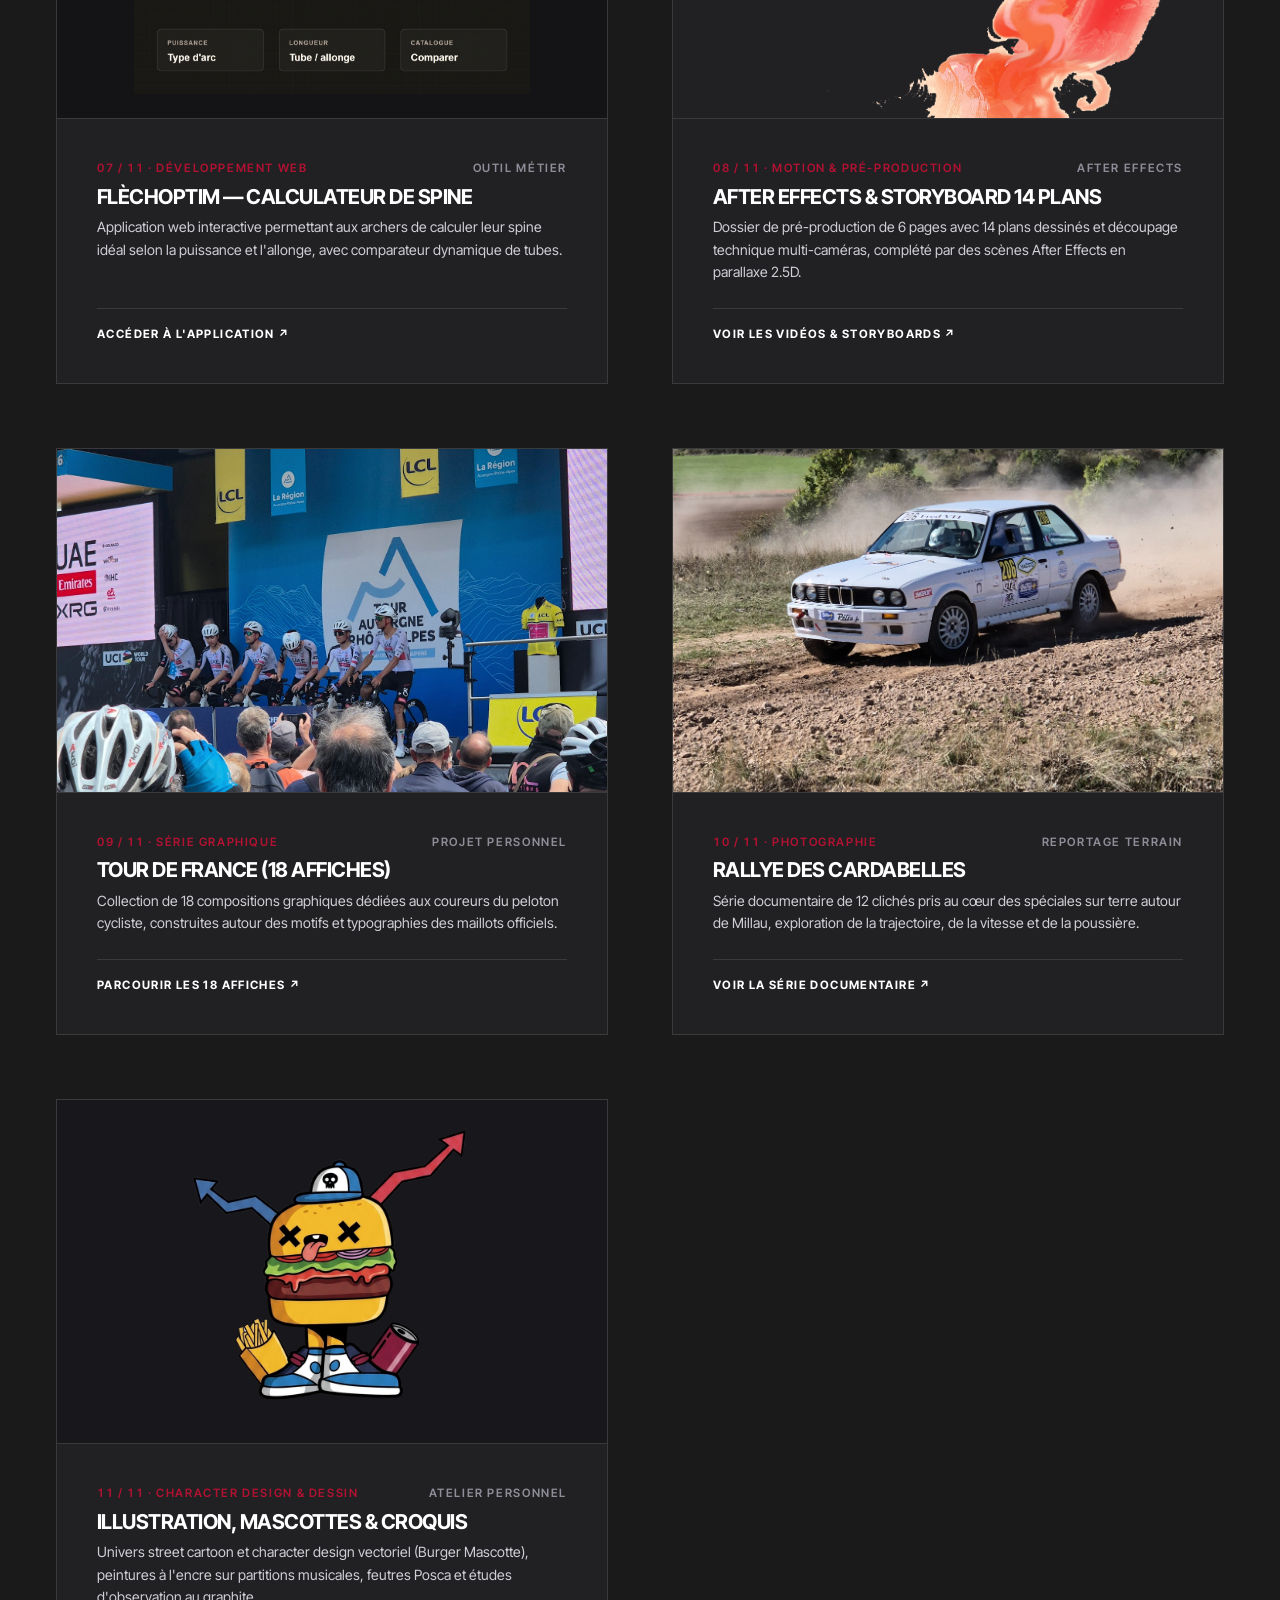
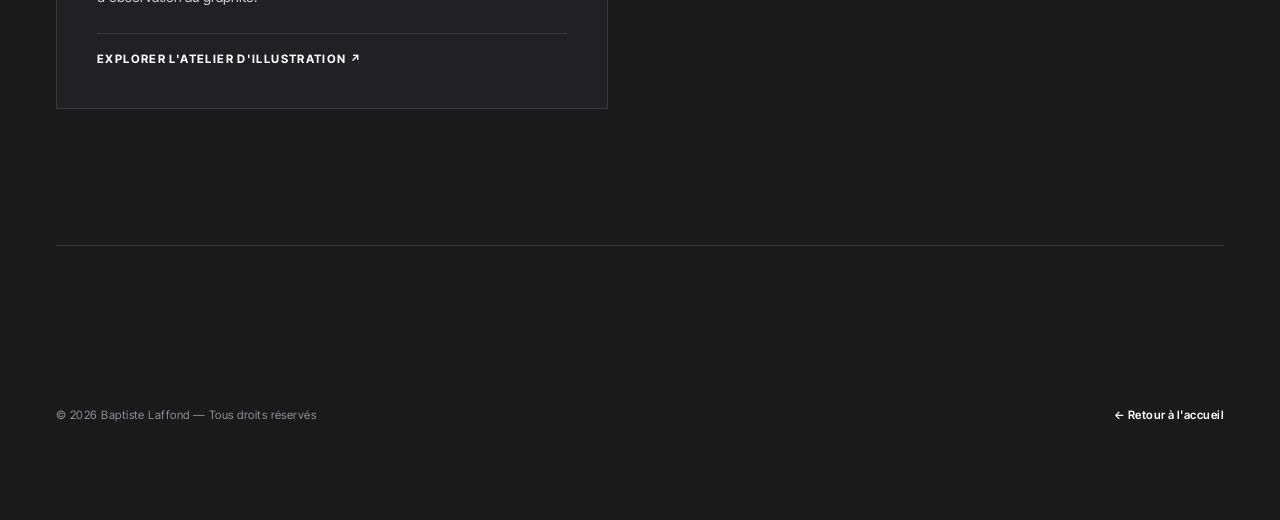
<file: projets.html>
<!DOCTYPE html>
<html lang="fr-CH">

<head>
    <meta charset="UTF-8">
    <meta name="viewport" content="width=device-width, initial-scale=1.0">
    <meta name="color-scheme" content="dark">
    <title>Monographie &amp; Catalogue des 11 Réalisations | Baptiste Laffond</title>
    
    <!-- Typographie Néo-Grotesque Suisse (Inter Tight) & Accent Éditorial (Instrument Serif) -->
    <link rel="preconnect" href="https://fonts.googleapis.com">
    <link rel="preconnect" href="https://fonts.gstatic.com" crossorigin>
    <link href="https://fonts.googleapis.com/css2?family=Instrument+Serif:ital@0;1&family=Inter+Tight:ital,wght@0,400;0,500;0,600;0,700;1,400;1,500&family=JetBrains+Mono:wght@400;600&display=swap" rel="stylesheet">
    
    <link rel="stylesheet" href="portfolio-style.css">
    <style>
        .page-catalog-head {
            padding-top: calc(72px + var(--space-3xl));
            padding-bottom: var(--space-2xl);
            border-bottom: 1px solid var(--rule);
        }
        
        .catalog-title {
            font-size: var(--text-display);
            font-weight: 700;
            line-height: 0.92;
            letter-spacing: -0.04em;
            text-transform: uppercase;
            margin: var(--space-xs) 0 var(--space-md);
        }
        
        .catalog-lead {
            font-size: var(--text-lg);
            color: var(--ink-secondary);
            line-height: 1.6;
            max-width: 62ch;
            margin-bottom: var(--space-xl);
        }
        
        /* Grille asymétrique large des planches de catalogue (2 colonnes aérées, pas de 3 cartes) */
        .catalog-asymmetric-grid {
            display: grid;
            grid-template-columns: repeat(2, 1fr);
            gap: var(--space-xl);
            padding: var(--space-3xl) 0;
            border-bottom: 1px solid var(--rule);
        }
        
        .catalog-plate {
            display: flex;
            flex-direction: column;
            border: 1px solid var(--rule);
            background: var(--paper-surface);
            text-decoration: none;
            color: var(--ink);
            transition: transform 0.35s var(--ease-spring), border-color 0.2s var(--ease-out);
            overflow: hidden;
        }
        
        .catalog-plate:hover {
            transform: translateY(-4px);
            border-color: var(--accent);
        }
        
        .catalog-plate-media {
            width: 100%;
            aspect-ratio: 16 / 10;
            background: var(--paper-surface);
            overflow: hidden;
            border-bottom: 1px solid var(--rule);
            display: flex;
            align-items: center;
            justify-content: center;
        }
        
        .catalog-plate-media img {
            width: 100%;
            height: 100%;
            object-fit: cover;
            filter: saturate(0.92) contrast(1.02);
            transition: transform 0.5s var(--ease-spring);
        }
        
        .catalog-plate-media img.contain {
            object-fit: contain;
            padding: var(--space-md);
        }
        
        .catalog-plate:hover .catalog-plate-media img {
            transform: scale(1.03);
        }
        
        .catalog-plate-content {
            padding: var(--space-lg);
            display: flex;
            flex-direction: column;
            flex: 1;
            justify-content: space-between;
        }
        
        .catalog-plate-meta-top {
            display: flex;
            justify-content: space-between;
            align-items: baseline;
            font-size: var(--text-xs);
            text-transform: uppercase;
            letter-spacing: 0.14em;
            color: var(--accent);
            margin-bottom: var(--space-xs);
            font-variant-numeric: tabular-nums;
            font-weight: 600;
        }
        
        .catalog-plate-meta-top span:last-child {
            color: var(--ink-muted);
        }
        
        .catalog-plate-title {
            font-size: var(--text-xl);
            font-weight: 700;
            line-height: 1.1;
            letter-spacing: -0.025em;
            text-transform: uppercase;
            margin-bottom: var(--space-xs);
        }
        
        .catalog-plate-desc {
            font-size: var(--text-sm);
            color: var(--ink-secondary);
            line-height: 1.6;
            margin-bottom: var(--space-md);
            flex: 1;
        }
        
        .catalog-plate-cta {
            display: inline-flex;
            align-items: center;
            gap: var(--space-2xs);
            font-size: var(--text-xs);
            font-weight: 700;
            text-transform: uppercase;
            letter-spacing: 0.12em;
            color: var(--ink);
            padding-top: var(--space-sm);
            border-top: 1px solid var(--rule);
            transition: color 0.18s ease;
        }
        
        .catalog-plate:hover .catalog-plate-cta {
            color: var(--accent);
        }

        @media (max-width: 900px) {
            .catalog-asymmetric-grid {
                grid-template-columns: 1fr;
            }
        }
    </style>
</head>

<body>
    <div class="ambient-layer" aria-hidden="true"></div>

    <header class="topbar">
        <div class="topbar-inner">
            <a href="portfolio.html" class="brand-mark" aria-label="Accueil — Baptiste Laffond">
                Baptiste Laffond
                <span class="brand-mark-sub">Millau · Le Puy-en-Velay</span>
            </a>

            <nav class="nav-links" aria-label="Navigation principale">
                <a href="portfolio.html" class="nav-link">← Accueil</a>
                <a href="portfolio.html#selection" class="nav-link">Sélection</a>
                <a href="projets.html" class="nav-link active">Catalogue (11)</a>
                <a href="cv-print.html" target="_blank" class="nav-link">CV A4</a>
            </nav>

            <div>
                <a href="portfolio.html#contact" class="cta-swiss">
                    <span>Me contacter</span>
                    <span class="arrow-circle" aria-hidden="true">
                        <svg viewBox="0 0 24 24"><path d="M7 17L17 7M17 7H7M17 7V17"/></svg>
                    </span>
                </a>
            </div>
        </div>
    </header>

    <main>
        <section class="page-catalog-head">
            <div class="container">
                <div class="eyebrow eyebrow-accent">Archive &amp; Monographie</div>
                <h1 class="catalog-title">Toutes les réalisations</h1>
                <p class="catalog-lead">
                    Monographie complète des projets conduits en <strong>BUT MMI</strong> (IUT Clermont-Auvergne, site du Puy-en-Velay) et travaux d'atelier personnel : presse imprimée, systèmes d'identité, affiches, développements web et reportage photo.
                </p>

                <div class="archive-filter-bar" role="group" aria-label="Filtrer les travaux">
                    <button type="button" class="filter-chip active" data-filter="all">Toutes les réalisations (11)</button>
                    <button type="button" class="filter-chip" data-filter="student">Projets universitaires BUT MMI (05)</button>
                    <button type="button" class="filter-chip" data-filter="personal">Projets d'atelier personnel (06)</button>
                </div>
            </div>
        </section>

        <!-- Grille asymétrique aérée en 2 grandes colonnes (pas de 3 cartes) -->
        <section class="container">
            <div class="catalog-asymmetric-grid">

                <!-- 01 : Carquois Mag N°1 -->
                <a href="carquois_mag-1.html" class="catalog-plate" data-type="personal">
                    <div class="catalog-plate-media">
                        <img src="carquois-mag-p1.png" alt="Couverture de Carquois Mag N°1" class="contain">
                    </div>
                    <div class="catalog-plate-content">
                        <div>
                            <div class="catalog-plate-meta-top">
                                <span>01 / 11 · Édition imprimée</span>
                                <span>Projet personnel</span>
                            </div>
                            <h2 class="catalog-plate-title">Carquois Mag N°1</h2>
                            <p class="catalog-plate-desc">Magazine de 16 pages A4 conçu en totale autonomie : rédaction des dossiers, infographies vectorielles du Barebow, réclames rétro et maquette InDesign.</p>
                        </div>
                        <span class="catalog-plate-cta">Feuilleter les 16 planches ↗</span>
                    </div>
                </a>

                <!-- 02 : Union Cycliste du Puy (UCPV) -->
                <a href="ucpv.html" class="catalog-plate" data-type="student">
                    <div class="catalog-plate-media" style="background:#09301f;">
                        <img src="ucpv-affiche-web.png" alt="Affiche UCPV Le vrai record" class="contain">
                    </div>
                    <div class="catalog-plate-content">
                        <div>
                            <div class="catalog-plate-meta-top">
                                <span>02 / 11 · Campagne 360° &amp; RSE</span>
                                <span>SAÉ 302 · BUT MMI</span>
                            </div>
                            <h2 class="catalog-plate-title">Union Cycliste du Puy (UCPV)</h2>
                            <p class="catalog-plate-desc">Campagne « Le vrai record » : système de 27 logotypes déclinés selon les pôles sportifs, affiches A4 print et web, carrousels réseaux sociaux et spot vidéo 30s.</p>
                        </div>
                        <span class="catalog-plate-cta">Consulter l'étude de cas ↗</span>
                    </div>
                </a>

                <!-- 03 : Magazine Interface -->
                <a href="mag-interface.html" class="catalog-plate" data-type="student">
                    <div class="catalog-plate-media">
                        <img src="INTERFACE-couv-scaled.jpg" alt="Couverture Magazine Interface">
                    </div>
                    <div class="catalog-plate-content">
                        <div>
                            <div class="catalog-plate-meta-top">
                                <span>03 / 11 · Presse imprimée &amp; Gestion</span>
                                <span>Projet étudiant</span>
                            </div>
                            <h2 class="catalog-plate-title">Magazine Interface</h2>
                            <p class="catalog-plate-desc">Coordination de projet en tant que chef d'équipe, démarchage des annonceurs locaux (1 250 € récoltés), suivi de maquette et tirage physique à 700 exemplaires.</p>
                        </div>
                        <span class="catalog-plate-cta">Voir le projet éditorial ↗</span>
                    </div>
                </a>

                <!-- 04 : Archers du Velay -->
                <a href="archers-du-velay.html" class="catalog-plate" data-type="student">
                    <div class="catalog-plate-media" style="background:#EDEAE1;">
                        <img src="archers-velay-presentation.png" alt="Charte graphique Archers du Velay" class="contain">
                    </div>
                    <div class="catalog-plate-content">
                        <div>
                            <div class="catalog-plate-meta-top">
                                <span>04 / 11 · Identité visuelle</span>
                                <span>Le Puy-en-Velay</span>
                            </div>
                            <h2 class="catalog-plate-title">1<sup>re</sup> Cie des Archers du Velay</h2>
                            <p class="catalog-plate-desc">Modernisation du blason historique (coquille Saint-Jacques et silhouettes volcaniques) et rédaction de la charte graphique normée en 6 planches.</p>
                        </div>
                        <span class="catalog-plate-cta">Consulter la charte graphique ↗</span>
                    </div>
                </a>

                <!-- 05 : Lacoste Goliath -->
                <a href="lacoste_project.html" class="catalog-plate" data-type="student">
                    <div class="catalog-plate-media">
                        <img src="GOLIATH.png" alt="Affiche Lacoste Goliath" class="contain">
                    </div>
                    <div class="catalog-plate-content">
                        <div>
                            <div class="catalog-plate-meta-top">
                                <span>05 / 11 · Direction artistique &amp; VFX</span>
                                <span>SAÉ 202 · BUT MMI</span>
                            </div>
                            <h2 class="catalog-plate-title">Campagne Lacoste Goliath</h2>
                            <p class="catalog-plate-desc">Campagne pour une veste technique chauffante : création de l'affiche publicitaire, tournage et montage vidéo avec effets visuels et intégration WordPress.</p>
                        </div>
                        <span class="catalog-plate-cta">Découvrir la campagne ↗</span>
                    </div>
                </a>

                <!-- 06 : Hava Archerie -->
                <a href="hava-archerie.html" class="catalog-plate" data-type="personal">
                    <div class="catalog-plate-media" style="background:#F2ECE6;">
                        <img src="nouveau-logo.webp" alt="Logotype Hava Archerie" class="contain">
                    </div>
                    <div class="catalog-plate-content">
                        <div>
                            <div class="catalog-plate-meta-top">
                                <span>06 / 11 · Branding &amp; Produit</span>
                                <span>Projet personnel</span>
                            </div>
                            <h2 class="catalog-plate-title">Hava Archerie &amp; Scope T53</h2>
                            <p class="catalog-plate-desc">Refonte du logotype épuré de l'enseigne et série de 5 visuels techniques industriels pour le lancement du Scope T53 2.0 usiné en aluminium 6061.</p>
                        </div>
                        <span class="catalog-plate-cta">Voir le système de marque ↗</span>
                    </div>
                </a>

                <!-- 07 : FlèchOptim -->
                <a href="FlechOptim.html" class="catalog-plate" data-type="personal">
                    <div class="catalog-plate-media" style="background:#141416;">
                        <img src="FlechOptim.jpg" alt="Interface de l'outil FlèchOptim" class="contain">
                    </div>
                    <div class="catalog-plate-content">
                        <div>
                            <div class="catalog-plate-meta-top">
                                <span>07 / 11 · Développement Web</span>
                                <span>Outil métier</span>
                            </div>
                            <h2 class="catalog-plate-title">FlèchOptim — Calculateur de spine</h2>
                            <p class="catalog-plate-desc">Application web interactive permettant aux archers de calculer leur spine idéal selon la puissance et l'allonge, avec comparateur dynamique de tubes.</p>
                        </div>
                        <span class="catalog-plate-cta">Accéder à l'application ↗</span>
                    </div>
                </a>

                <!-- 08 : After Effects & Storyboard -->
                <a href="motion-storyboard.html" class="catalog-plate" data-type="student">
                    <div class="catalog-plate-media">
                        <img src="ae-phoenix-parallaxe.png" alt="After Effects Motion Phoenix">
                    </div>
                    <div class="catalog-plate-content">
                        <div>
                            <div class="catalog-plate-meta-top">
                                <span>08 / 11 · Motion &amp; Pré-production</span>
                                <span>After Effects</span>
                            </div>
                            <h2 class="catalog-plate-title">After Effects &amp; Storyboard 14 plans</h2>
                            <p class="catalog-plate-desc">Dossier de pré-production de 6 pages avec 14 plans dessinés et découpage technique multi-caméras, complété par des scènes After Effects en parallaxe 2.5D.</p>
                        </div>
                        <span class="catalog-plate-cta">Voir les vidéos &amp; storyboards ↗</span>
                    </div>
                </a>

                <!-- 09 : Tour de France -->
                <a href="tour-de-france.html" class="catalog-plate" data-type="personal">
                    <div class="catalog-plate-media">
                        <img src="herotdf.jpg" alt="Affiches Tour de France">
                    </div>
                    <div class="catalog-plate-content">
                        <div>
                            <div class="catalog-plate-meta-top">
                                <span>09 / 11 · Série graphique</span>
                                <span>Projet personnel</span>
                            </div>
                            <h2 class="catalog-plate-title">Tour de France (18 affiches)</h2>
                            <p class="catalog-plate-desc">Collection de 18 compositions graphiques dédiées aux coureurs du peloton cycliste, construites autour des motifs et typographies des maillots officiels.</p>
                        </div>
                        <span class="catalog-plate-cta">Parcourir les 18 affiches ↗</span>
                    </div>
                </a>

                <!-- 10 : Rallye des Cardabelles -->
                <a href="rallye-cardabelles.html" class="catalog-plate" data-type="personal">
                    <div class="catalog-plate-media">
                        <img src="20241005_152502(0).jpg" alt="Photographie Rallye des Cardabelles">
                    </div>
                    <div class="catalog-plate-content">
                        <div>
                            <div class="catalog-plate-meta-top">
                                <span>10 / 11 · Photographie</span>
                                <span>Reportage terrain</span>
                            </div>
                            <h2 class="catalog-plate-title">Rallye des Cardabelles</h2>
                            <p class="catalog-plate-desc">Série documentaire de 12 clichés pris au cœur des spéciales sur terre autour de Millau, exploration de la trajectoire, de la vitesse et de la poussière.</p>
                        </div>
                        <span class="catalog-plate-cta">Voir la série documentaire ↗</span>
                    </div>
                </a>

                <!-- 11 : Atelier d'Illustration & Character Design -->
                <a href="creation.html" class="catalog-plate" data-type="personal">
                    <div class="catalog-plate-media" style="background:#18181C;">
                        <img src="creations/burger-mascotte-web.png" alt="Burger Mascotte Character Design" class="contain">
                    </div>
                    <div class="catalog-plate-content">
                        <div>
                            <div class="catalog-plate-meta-top">
                                <span>11 / 11 · Character Design &amp; Dessin</span>
                                <span>Atelier personnel</span>
                            </div>
                            <h2 class="catalog-plate-title">Illustration, Mascottes &amp; Croquis</h2>
                            <p class="catalog-plate-desc">Univers street cartoon et character design vectoriel (Burger Mascotte), peintures à l'encre sur partitions musicales, feutres Posca et études d'observation au graphite.</p>
                        </div>
                        <span class="catalog-plate-cta">Explorer l'atelier d'illustration ↗</span>
                    </div>
                </a>

            </div>
        </section>
    </main>

    <footer class="footer-swiss">
        <div class="container">
            <div class="footer-bottom-bar">
                <span>© 2026 Baptiste Laffond — Tous droits réservés</span>
                <a href="portfolio.html" style="color:var(--ink); font-weight:600;">← Retour à l'accueil</a>
            </div>
        </div>
    </footer>

    <script src="portfolio.js"></script>
    <script>
        // Filtrage des planches du catalogue
        const chips = document.querySelectorAll('.filter-chip');
        const plates = document.querySelectorAll('.catalog-plate');
        chips.forEach(chip => {
            chip.addEventListener('click', () => {
                chips.forEach(c => c.classList.remove('active'));
                chip.classList.add('active');
                const filter = chip.getAttribute('data-filter');
                plates.forEach(plate => {
                    const type = plate.getAttribute('data-type');
                    if (filter === 'all' || type === filter) {
                        plate.style.display = 'flex';
                    } else {
                        plate.style.display = 'none';
                    }
                });
            });
        });
    </script>
</body>

</html>
</file>
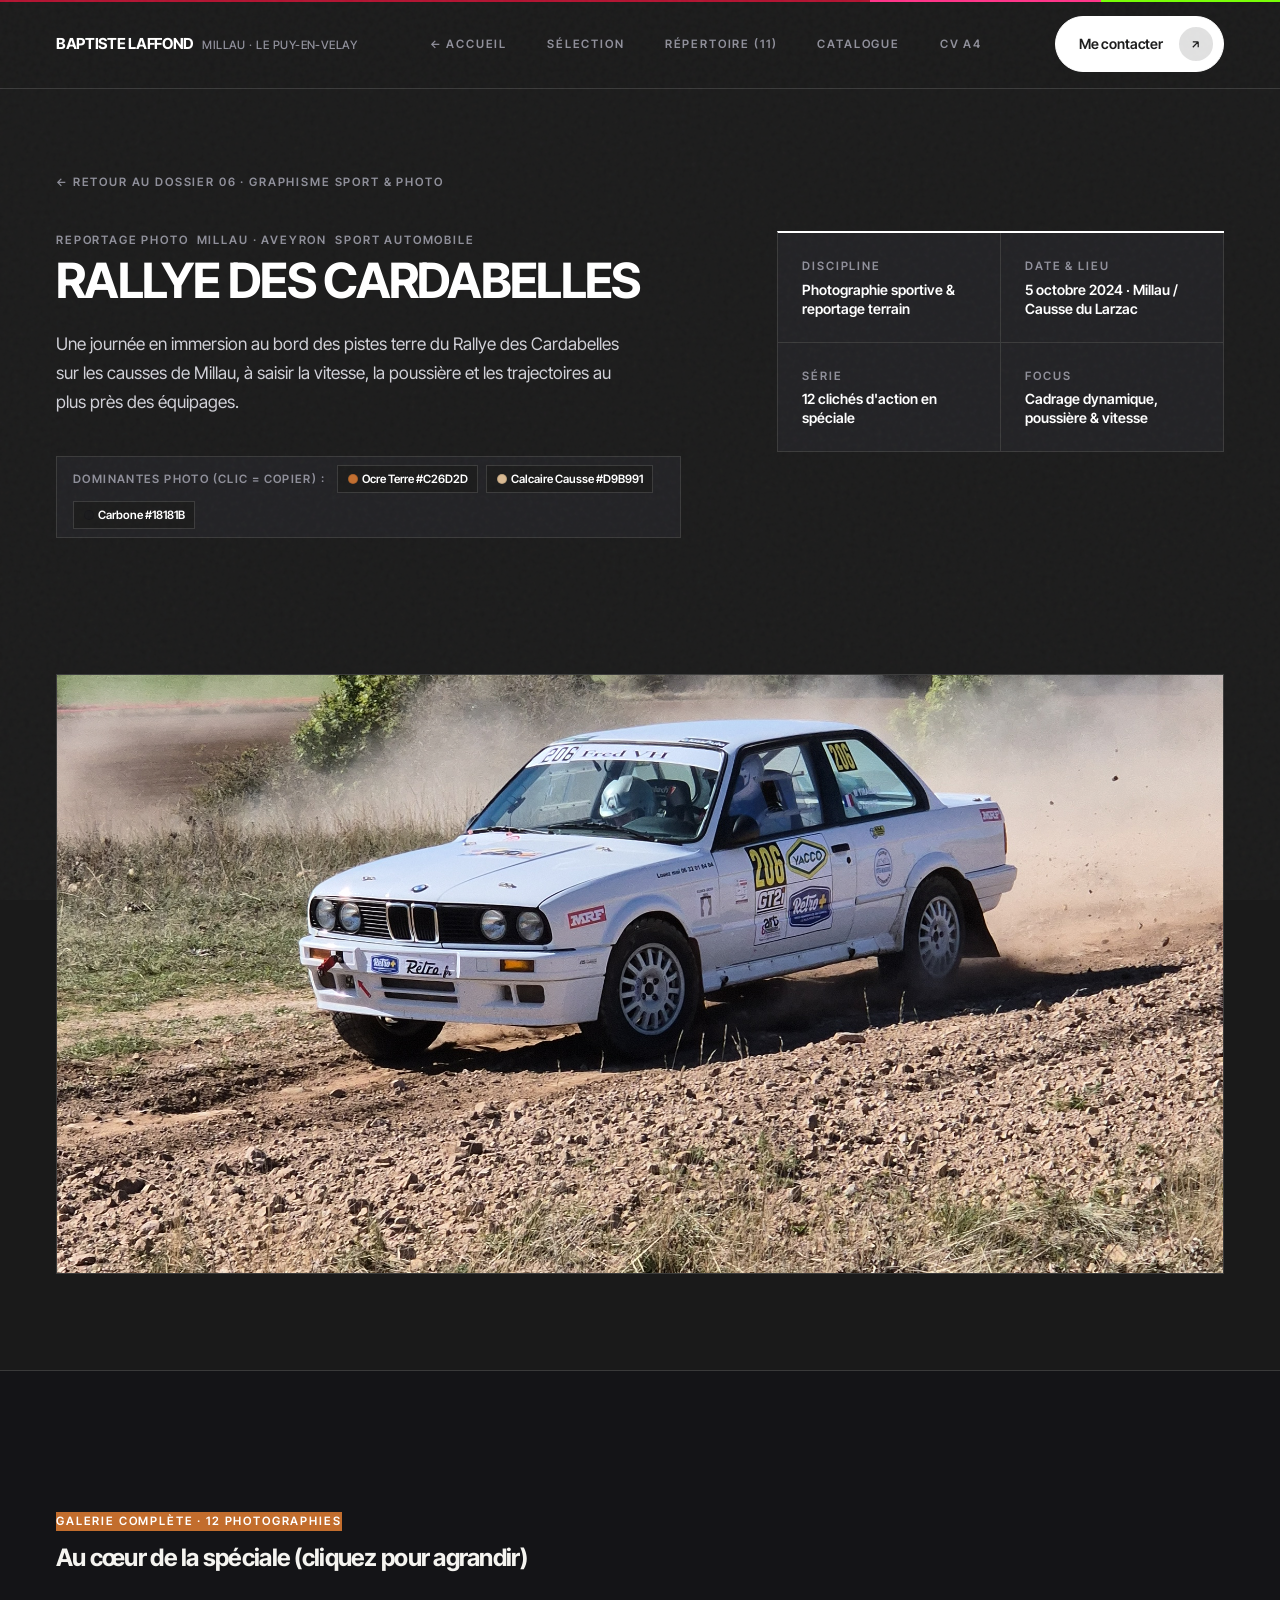
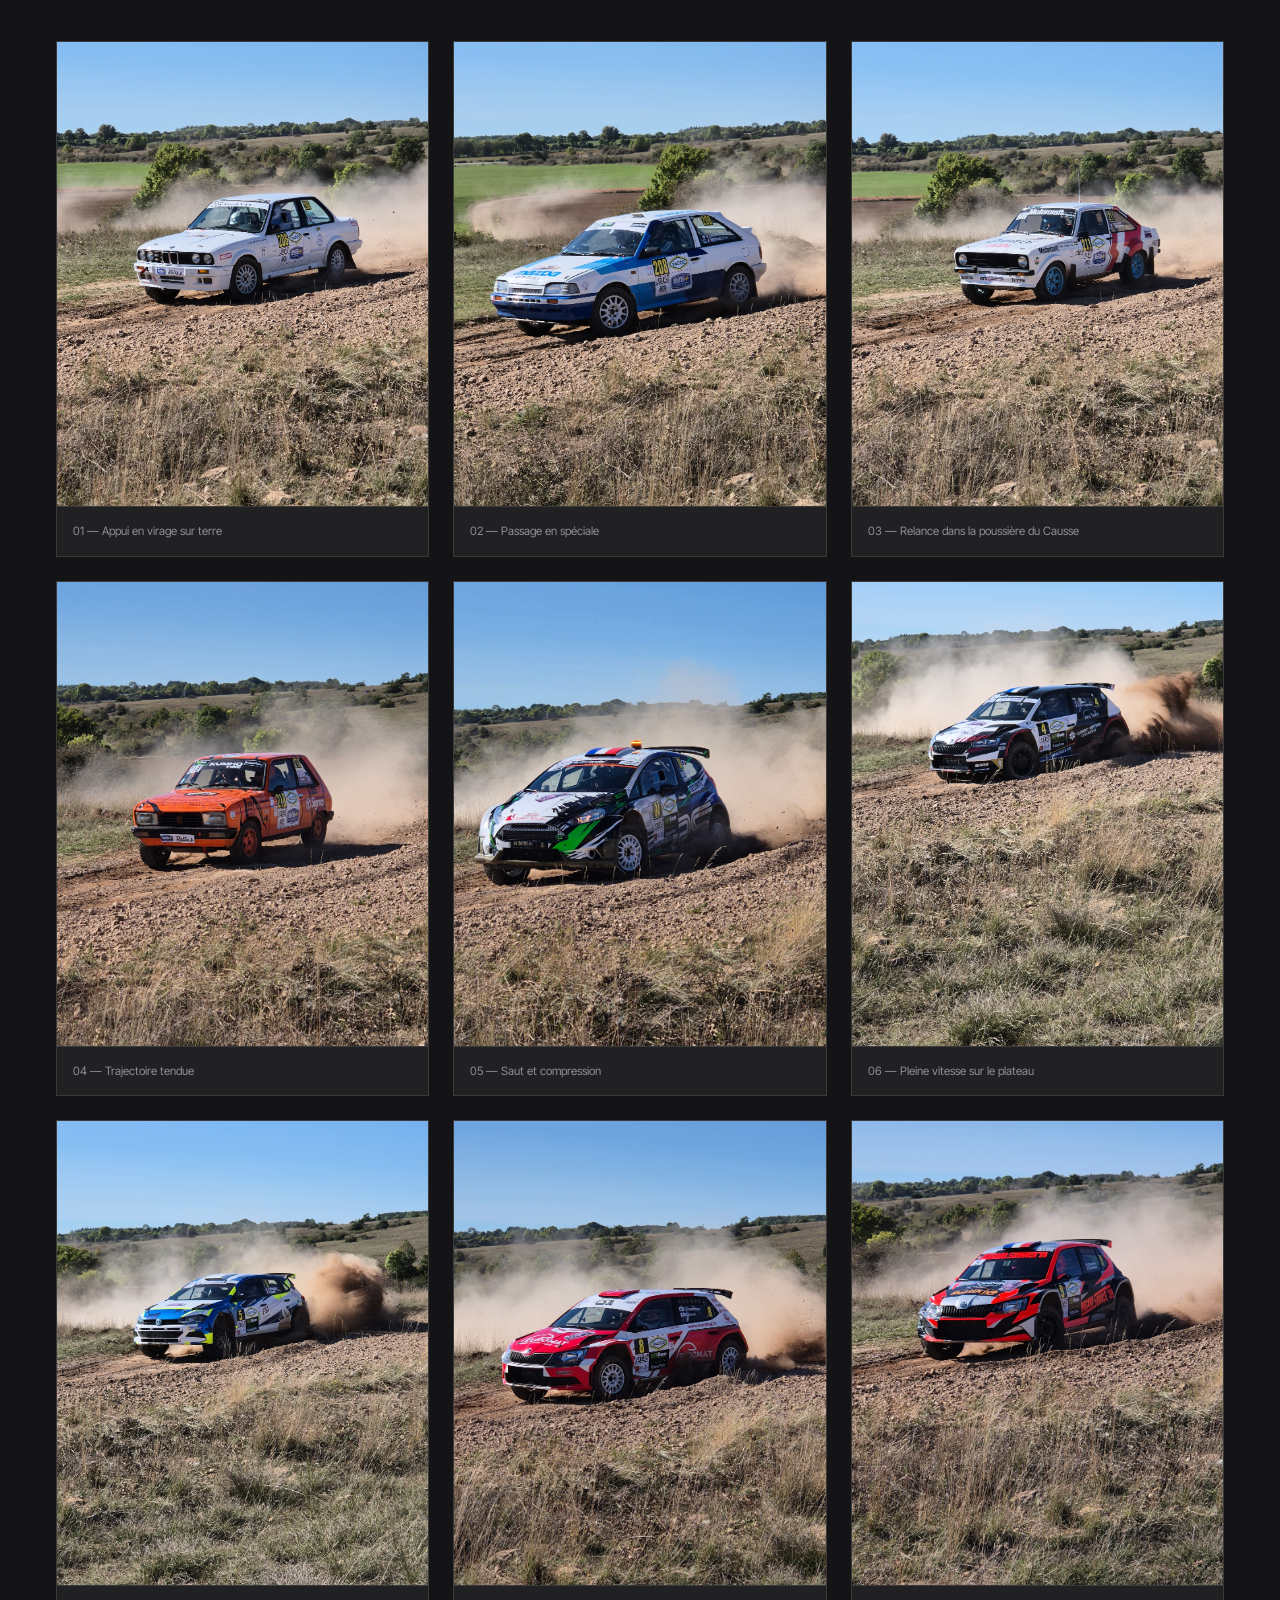
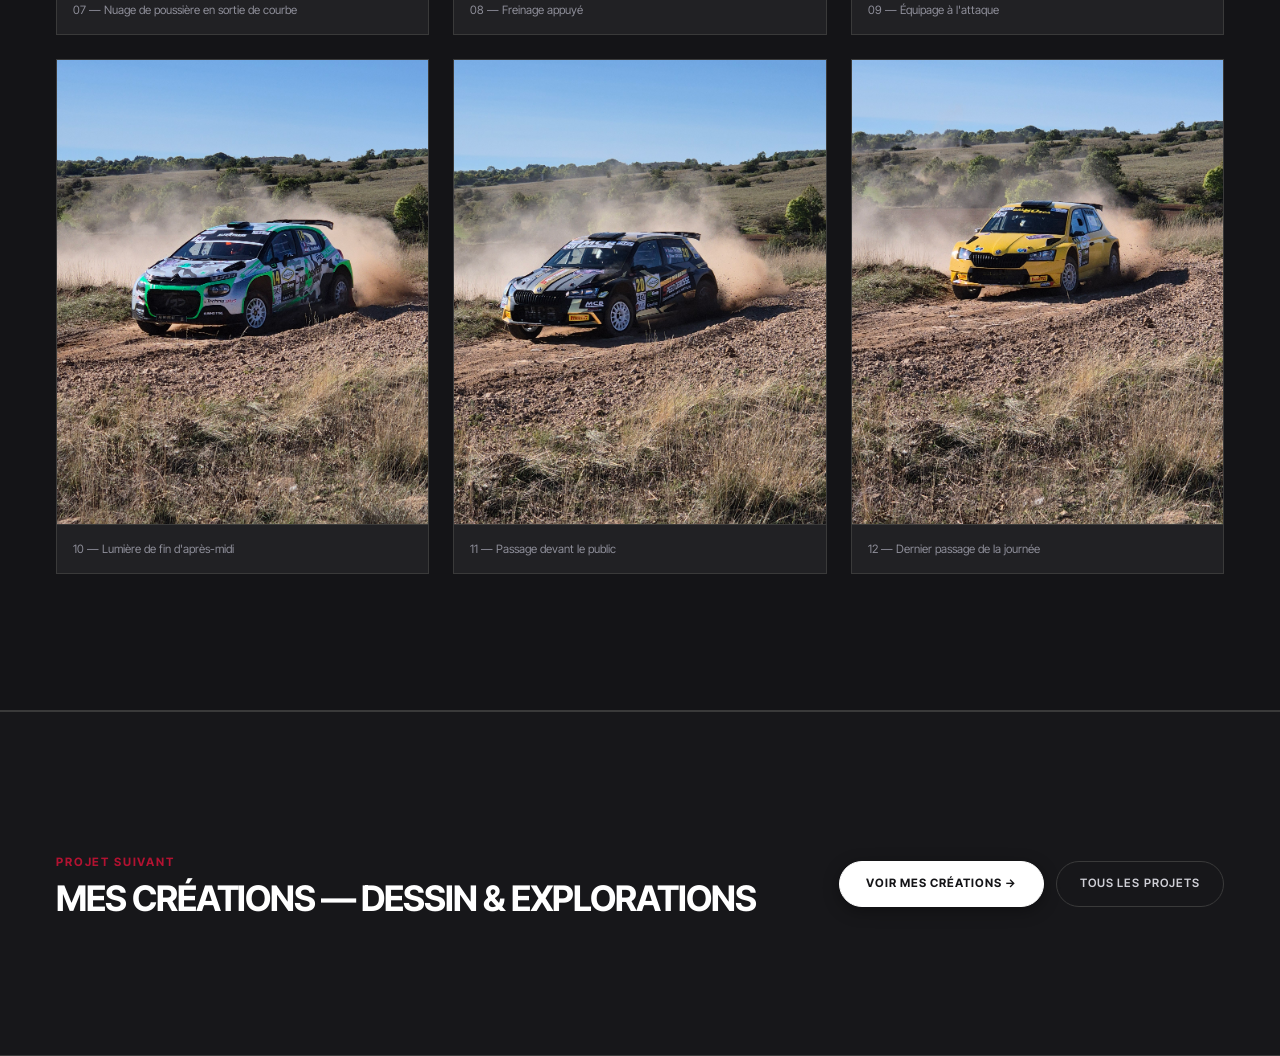
<file: rallye-cardabelles.html>
<!DOCTYPE html>
<html lang="fr">

<head>
    <meta charset="UTF-8">
    <meta name="viewport" content="width=device-width, initial-scale=1.0">
    <title>Rallye des Cardabelles — Reportage Photo | Baptiste Laffond</title>
    <link rel="preconnect" href="https://fonts.googleapis.com">
    <link rel="preconnect" href="https://fonts.gstatic.com" crossorigin>
    <link href="https://fonts.googleapis.com/css2?family=Playfair+Display:ital,wght@0,600;0,800;0,900;1,600&family=Space+Grotesk:wght@400;500;600;700&family=Inter:wght@400;500;600;700&family=JetBrains+Mono:wght@400;600&display=swap" rel="stylesheet">
    <link rel="stylesheet" href="portfolio-style.css">
    <style>
        /* Palette Terre des Causses / Rallye des Cardabelles - Ocre & Noir Carbone */
        :root {
            --accent-primary: #ff6a00;
            --accent-yellow: #ffd600;
            --poster-bg: #141418;
        }
        .btn-primary {
            background: #ff6a00;
            color: #ffffff;
            border-color: #ff6a00;
            box-shadow: none;
        }
    </style>
</head>

<body data-project-charter="Palette Terre &amp; Rallye (#C26D2D / #18181B)">
    <div class="scroll-progress"></div>

            <header class="topbar">
        <div class="topbar-inner">
            <a href="portfolio.html" class="brand-mark" aria-label="Accueil — Baptiste Laffond">
                Baptiste Laffond
                <span class="brand-mark-sub">Millau · Le Puy-en-Velay</span>
            </a>

            <nav class="nav-links" aria-label="Navigation principale">
                <a href="portfolio.html" class="nav-link">← Accueil</a>
                <a href="portfolio.html#selection" class="nav-link">Sélection</a>
                <a href="portfolio.html#repertoire" class="nav-link">Répertoire (11)</a>
                <a href="projets.html" class="nav-link">Catalogue</a>
                <a href="cv-print.html" target="_blank" class="nav-link">CV A4</a>
            </nav>

            <div>
                <a href="portfolio.html#contact" class="cta-swiss">
                    <span>Me contacter</span>
                    <span class="arrow-circle" aria-hidden="true">
                        <svg viewBox="0 0 24 24"><path d="M7 17L17 7M17 7H7M17 7V17"/></svg>
                    </span>
                </a>
            </div>
        </div>
    </header>

    <main>
        <section class="case-hero">
            <div class="container">
                <a href="portfolio.html#sommaire" class="case-breadcrumb">← Retour au Dossier 06 · Graphisme Sport &amp; Photo</a>

                <div class="case-header-grid">
                    <div>
                        <div style="display:flex; gap:0.5rem; flex-wrap:wrap; margin-bottom:0.5rem;">
                            <span class="pill-badge orange">REPORTAGE PHOTO</span>
                            <span class="pill-badge yellow">MILLAU · AVEYRON</span>
                            <span class="pill-badge green">SPORT AUTOMOBILE</span>
                        </div>
                        <h1 class="case-title">Rallye des Cardabelles</h1>
                        <p class="case-lead">
                            Une journée en immersion au bord des pistes terre du Rallye des Cardabelles sur les causses de Millau, à saisir la vitesse, la poussière et les trajectoires au plus près des équipages.
                        </p>

                        <!-- Barre rapide de la Palette Rallye -->
                        <div class="project-brand-bar" aria-label="Palette photographique Rallye des Cardabelles">
                            <span class="project-brand-bar-label">Dominantes photo (clic = copier) :</span>
                            <span class="mini-swatch-pill" data-copy-hex="#C26D2D"><span class="mini-swatch-dot" style="background:#C26D2D;"></span>Ocre Terre #C26D2D</span>
                            <span class="mini-swatch-pill" data-copy-hex="#D9B991"><span class="mini-swatch-dot" style="background:#D9B991;"></span>Calcaire Causse #D9B991</span>
                            <span class="mini-swatch-pill" data-copy-hex="#18181B"><span class="mini-swatch-dot" style="background:#18181B;"></span>Carbone #18181B</span>
                        </div>
                    </div>

                    <dl class="case-meta-notes">
                        <div class="meta-sticky blue">
                            <dt>DISCIPLINE</dt>
                            <dd>Photographie sportive &amp; reportage terrain</dd>
                        </div>
                        <div class="meta-sticky pink">
                            <dt>DATE &amp; LIEU</dt>
                            <dd>5 octobre 2024 · Millau / Causse du Larzac</dd>
                        </div>
                        <div class="meta-sticky green">
                            <dt>SÉRIE</dt>
                            <dd>12 clichés d'action en spéciale</dd>
                        </div>
                        <div class="meta-sticky orange">
                            <dt>FOCUS</dt>
                            <dd>Cadrage dynamique, poussière &amp; vitesse</dd>
                        </div>
                    </dl>
                </div>

                <div class="case-banner-frame cover-fit reveal-on-scroll">
                    <img src="20241005_152502(0).jpg" alt="Voiture en spéciale au Rallye des Cardabelles" class="zoomable-img">
                </div>
            </div>
        </section>

        <section class="case-section bg-dark">
            <div class="container">
                <span class="section-kicker" style="background:#C26D2D; color:#fff;">Galerie complète · 12 photographies</span>
                <h2 class="section-title">Au cœur de la spéciale (cliquez pour agrandir)</h2>

                <div class="media-gallery-grid cols-3 reveal-on-scroll">
                    <figure class="gallery-card photo-cover"><img src="20241005_152502(0).jpg" alt="Rallye photo 1" loading="lazy"><figcaption>01 — Appui en virage sur terre</figcaption></figure>
                    <figure class="gallery-card photo-cover"><img src="20241005_152558(0).jpg" alt="Rallye photo 2" loading="lazy"><figcaption>02 — Passage en spéciale</figcaption></figure>
                    <figure class="gallery-card photo-cover"><img src="20241005_152802(0).jpg" alt="Rallye photo 3" loading="lazy"><figcaption>03 — Relance dans la poussière du Causse</figcaption></figure>
                    <figure class="gallery-card photo-cover"><img src="20241005_153508(0).jpg" alt="Rallye photo 4" loading="lazy"><figcaption>04 — Trajectoire tendue</figcaption></figure>
                    <figure class="gallery-card photo-cover"><img src="20241005_154955(1).jpg" alt="Rallye photo 5" loading="lazy"><figcaption>05 — Saut et compression</figcaption></figure>
                    <figure class="gallery-card photo-cover"><img src="20241005_160347.jpg" alt="Rallye photo 6" loading="lazy"><figcaption>06 — Pleine vitesse sur le plateau</figcaption></figure>
                    <figure class="gallery-card photo-cover"><img src="20241005_160546(0).jpg" alt="Rallye photo 7" loading="lazy"><figcaption>07 — Nuage de poussière en sortie de courbe</figcaption></figure>
                    <figure class="gallery-card photo-cover"><img src="20241005_161148(0).jpg" alt="Rallye photo 8" loading="lazy"><figcaption>08 — Freinage appuyé</figcaption></figure>
                    <figure class="gallery-card photo-cover"><img src="20241005_161347(0).jpg" alt="Rallye photo 9" loading="lazy"><figcaption>09 — Équipage à l'attaque</figcaption></figure>
                    <figure class="gallery-card photo-cover"><img src="20241005_161948.jpg" alt="Rallye photo 10" loading="lazy"><figcaption>10 — Lumière de fin d'après-midi</figcaption></figure>
                    <figure class="gallery-card photo-cover"><img src="20241005_162949.jpg" alt="Rallye photo 11" loading="lazy"><figcaption>11 — Passage devant le public</figcaption></figure>
                    <figure class="gallery-card photo-cover"><img src="20241005_163150.jpg" alt="Rallye photo 12" loading="lazy"><figcaption>12 — Dernier passage de la journée</figcaption></figure>
                </div>
            </div>
        </section>

        <div class="next-project-banner">
            <div>
                <span class="section-kicker" style="margin-bottom:0.4rem;">Projet suivant</span>
                <h3 style="font-family:var(--font-display); font-size:1.8rem; text-transform:uppercase;">Mes créations — Dessin &amp; Explorations</h3>
            </div>
            <div style="display:flex; gap:0.75rem; flex-wrap:wrap;">
                <a href="creation.html" class="btn-primary">Voir Mes créations →</a>
                <a href="projets.html" class="btn-secondary">Tous les projets</a>
            </div>
        </div>
    </main>

    <script src="portfolio.js"></script>
</body>

</html>
</file>
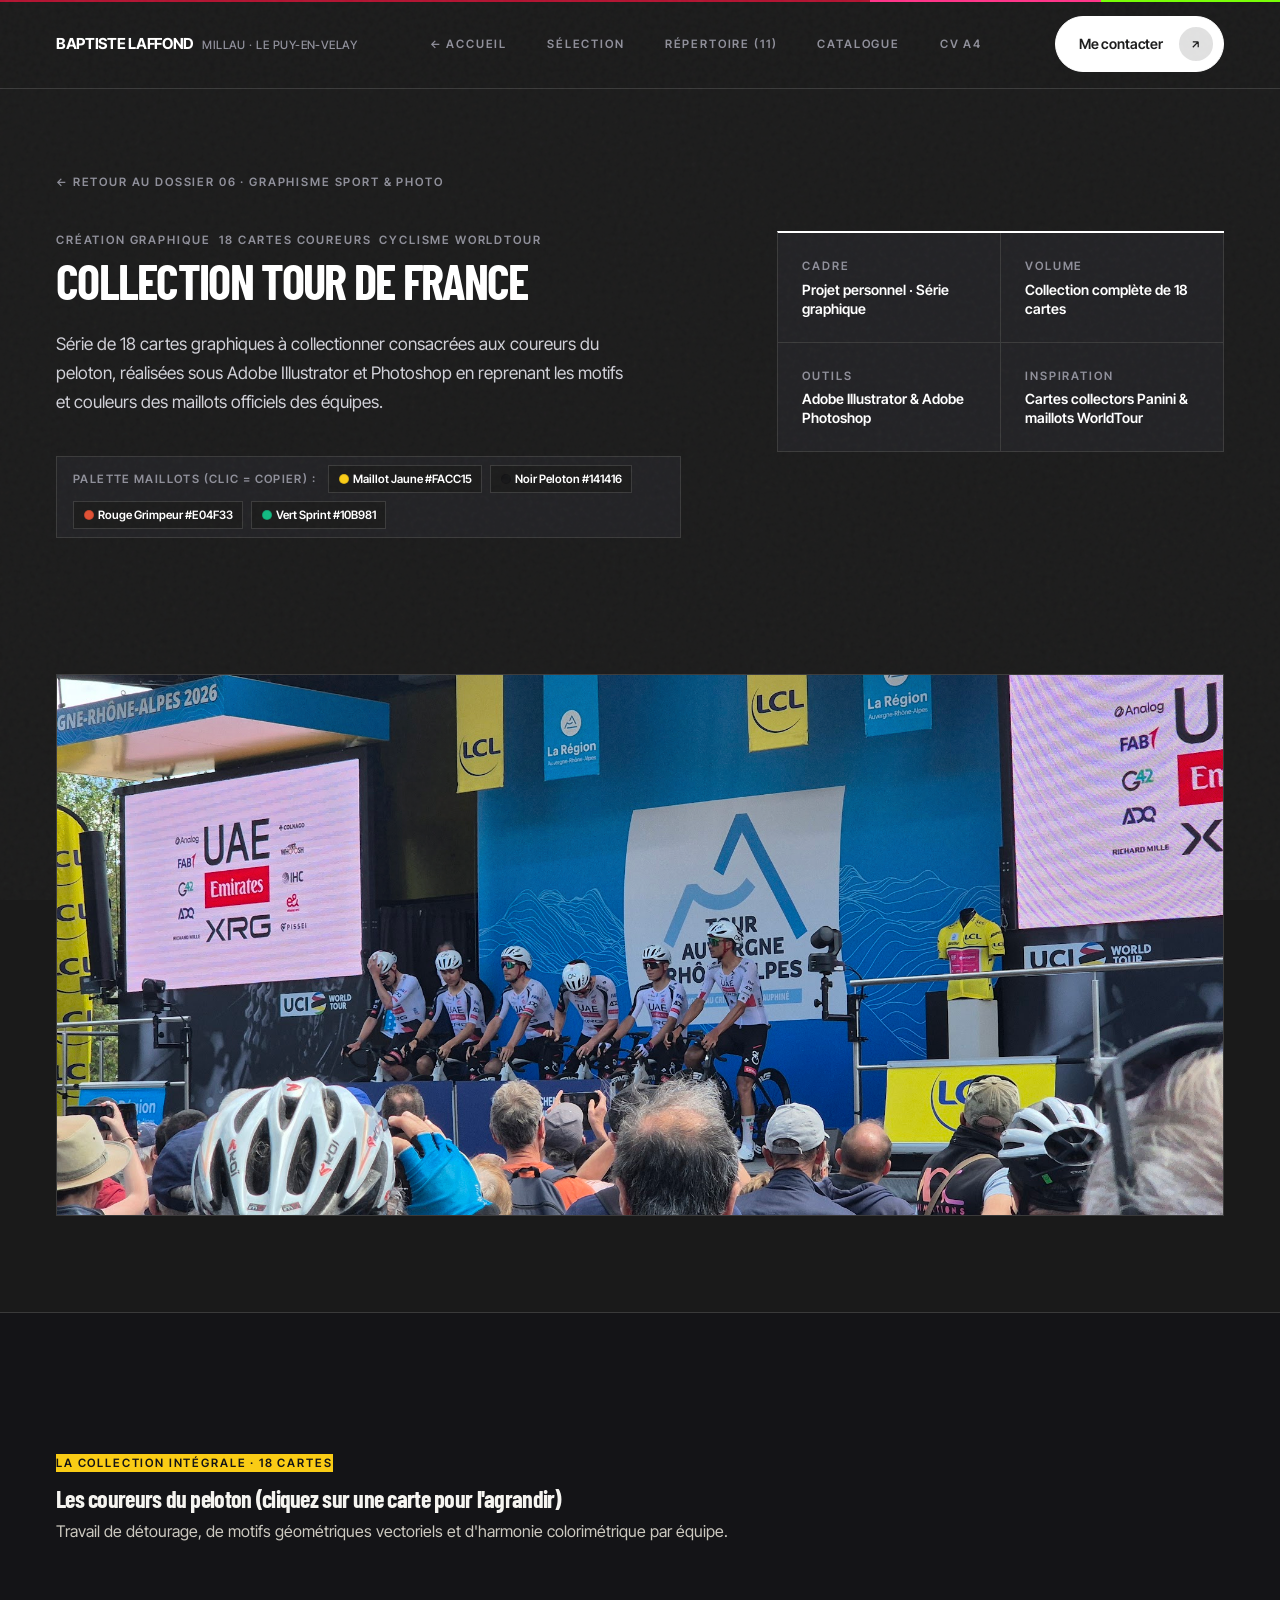
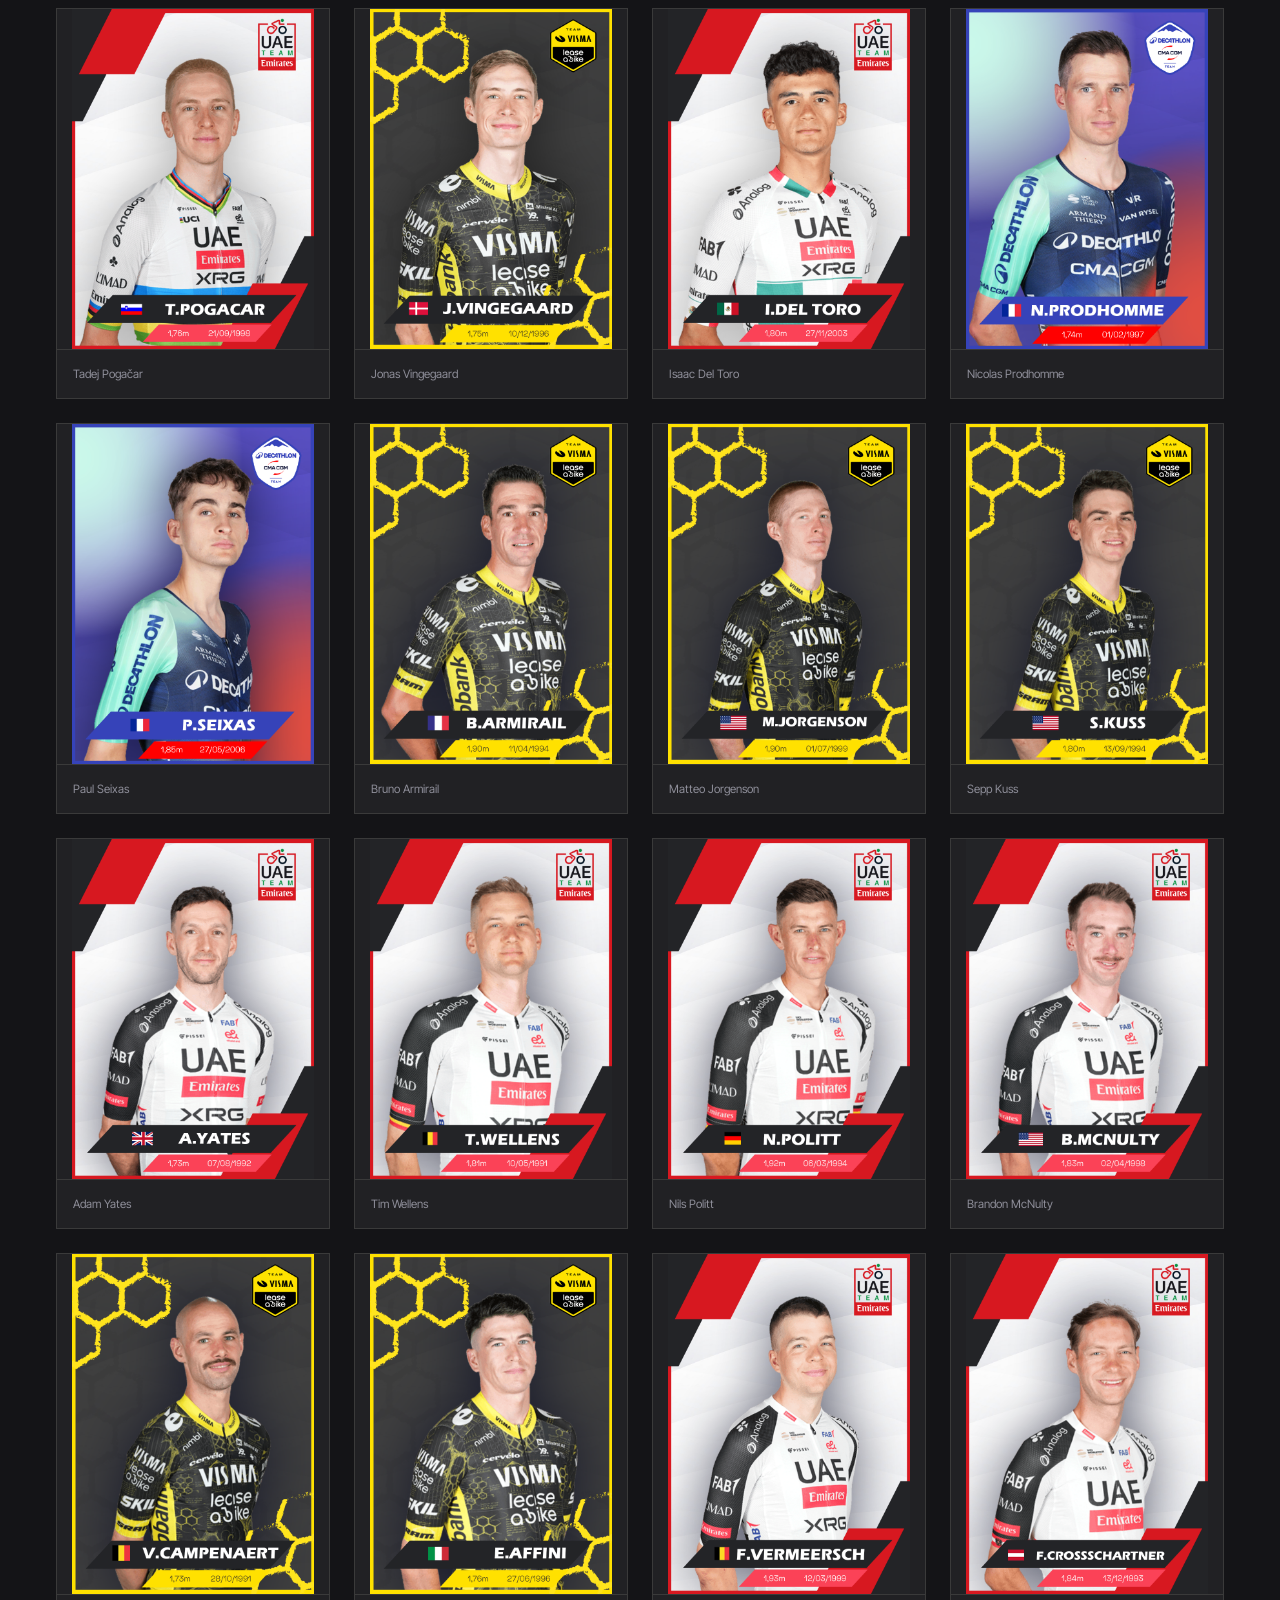
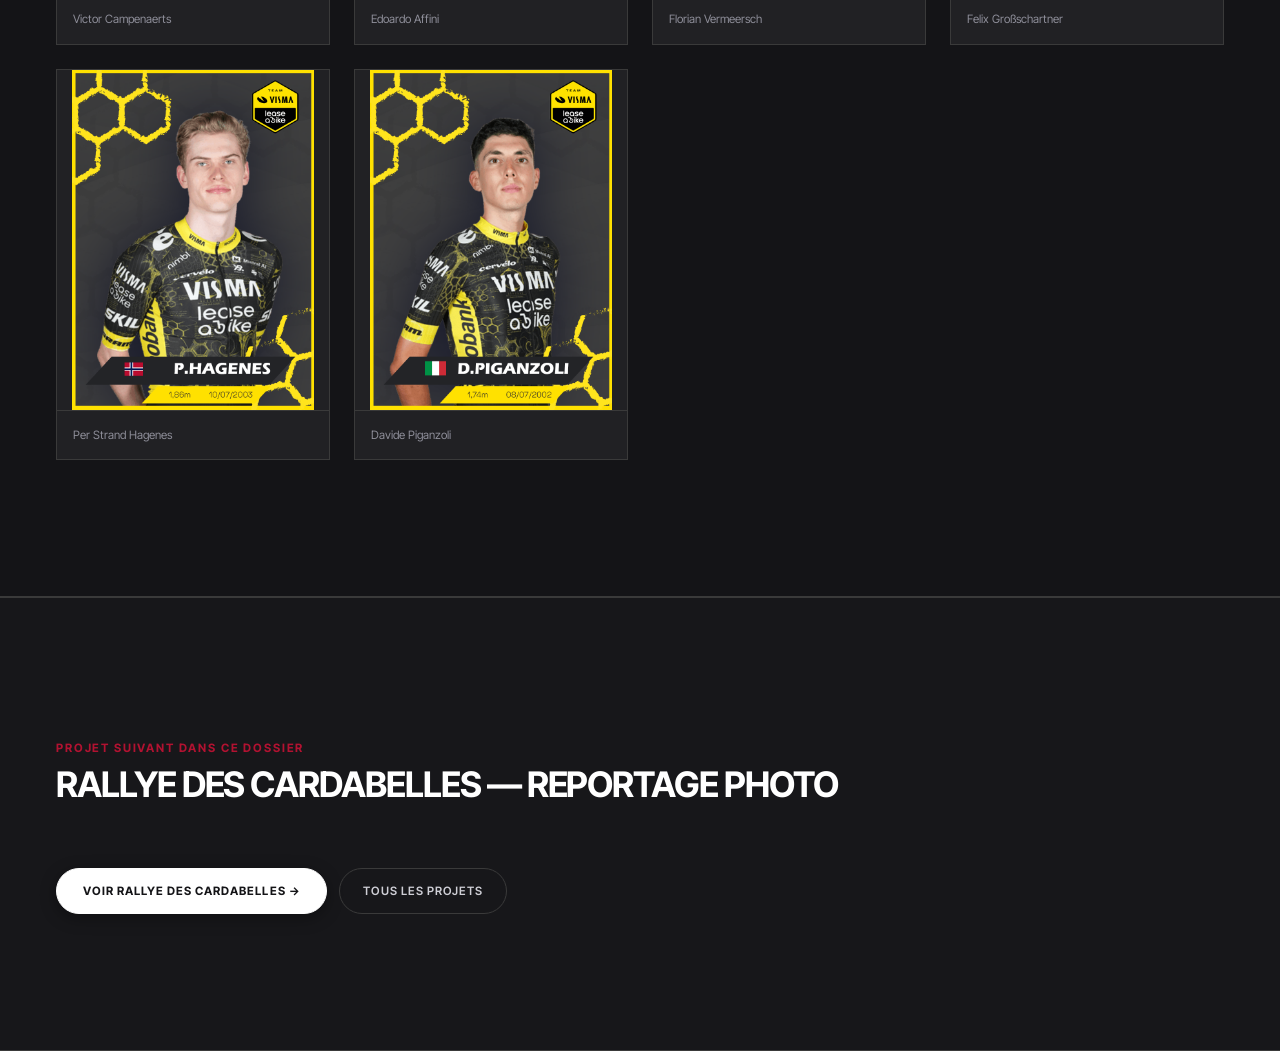
<file: tour-de-france.html>
<!DOCTYPE html>
<html lang="fr">

<head>
    <meta charset="UTF-8">
    <meta name="viewport" content="width=device-width, initial-scale=1.0">
    <title>Tour de France — 18 Cartes Graphiques | Baptiste Laffond</title>
    <link rel="preconnect" href="https://fonts.googleapis.com">
    <link rel="preconnect" href="https://fonts.gstatic.com" crossorigin>
    <link href="https://fonts.googleapis.com/css2?family=Barlow+Condensed:wght@700;800;900&family=Playfair+Display:ital,wght@0,600;0,800;1,600&family=Space+Grotesk:wght@400;500;600;700&family=Inter:wght@400;500;600;700&family=JetBrains+Mono:wght@400;600&display=swap" rel="stylesheet">
    <link rel="stylesheet" href="portfolio-style.css">
    <style>
        /* Charte Tour de France - Jaune Maillot Electrique & Rouge Pois */
        :root {
            --accent-primary: #ffd600;
            --accent-yellow: #ffe600;
            --accent-coral: #ff2233;
            --poster-bg: #141418;
            --font-display: 'Barlow Condensed', 'Space Grotesk', sans-serif;
        }
        .btn-primary {
            background: #ffd600;
            color: #0a0a0c;
            border-color: #ffd600;
            font-weight: 700;
            box-shadow: none;
        }
    </style>
</head>

<body data-project-charter="Charte Tour de France (#FACC15 / #141416)">
    <div class="scroll-progress"></div>

            <header class="topbar">
        <div class="topbar-inner">
            <a href="portfolio.html" class="brand-mark" aria-label="Accueil — Baptiste Laffond">
                Baptiste Laffond
                <span class="brand-mark-sub">Millau · Le Puy-en-Velay</span>
            </a>

            <nav class="nav-links" aria-label="Navigation principale">
                <a href="portfolio.html" class="nav-link">← Accueil</a>
                <a href="portfolio.html#selection" class="nav-link">Sélection</a>
                <a href="portfolio.html#repertoire" class="nav-link">Répertoire (11)</a>
                <a href="projets.html" class="nav-link">Catalogue</a>
                <a href="cv-print.html" target="_blank" class="nav-link">CV A4</a>
            </nav>

            <div>
                <a href="portfolio.html#contact" class="cta-swiss">
                    <span>Me contacter</span>
                    <span class="arrow-circle" aria-hidden="true">
                        <svg viewBox="0 0 24 24"><path d="M7 17L17 7M17 7H7M17 7V17"/></svg>
                    </span>
                </a>
            </div>
        </div>
    </header>

    <main>
        <section class="case-hero">
            <div class="container">
                <a href="portfolio.html#sommaire" class="case-breadcrumb">← Retour au Dossier 06 · Graphisme Sport &amp; Photo</a>

                <div class="case-header-grid">
                    <div>
                        <div style="display:flex; gap:0.5rem; flex-wrap:wrap; margin-bottom:0.5rem;">
                            <span class="pill-badge yellow">CRÉATION GRAPHIQUE</span>
                            <span class="pill-badge blue">18 CARTES COUREURS</span>
                            <span class="pill-badge green">CYCLISME WORLDTOUR</span>
                        </div>
                        <h1 class="case-title">Collection Tour de France</h1>
                        <p class="case-lead">
                            Série de 18 cartes graphiques à collectionner consacrées aux coureurs du peloton, réalisées sous Adobe Illustrator et Photoshop en reprenant les motifs et couleurs des maillots officiels des équipes.
                        </p>

                        <!-- Barre rapide de la Charte Tour de France -->
                        <div class="project-brand-bar" aria-label="Palette Tour de France">
                            <span class="project-brand-bar-label">Palette Maillots (clic = copier) :</span>
                            <span class="mini-swatch-pill" data-copy-hex="#FACC15"><span class="mini-swatch-dot" style="background:#FACC15;"></span>Maillot Jaune #FACC15</span>
                            <span class="mini-swatch-pill" data-copy-hex="#141416"><span class="mini-swatch-dot" style="background:#141416;"></span>Noir Peloton #141416</span>
                            <span class="mini-swatch-pill" data-copy-hex="#E04F33"><span class="mini-swatch-dot" style="background:#E04F33;"></span>Rouge Grimpeur #E04F33</span>
                            <span class="mini-swatch-pill" data-copy-hex="#10B981"><span class="mini-swatch-dot" style="background:#10B981;"></span>Vert Sprint #10B981</span>
                        </div>
                    </div>

                    <dl class="case-meta-notes">
                        <div class="meta-sticky blue">
                            <dt>CADRE</dt>
                            <dd>Projet personnel · Série graphique</dd>
                        </div>
                        <div class="meta-sticky pink">
                            <dt>VOLUME</dt>
                            <dd>Collection complète de 18 cartes</dd>
                        </div>
                        <div class="meta-sticky green">
                            <dt>OUTILS</dt>
                            <dd>Adobe Illustrator &amp; Adobe Photoshop</dd>
                        </div>
                        <div class="meta-sticky orange">
                            <dt>INSPIRATION</dt>
                            <dd>Cartes collectors Panini &amp; maillots WorldTour</dd>
                        </div>
                    </dl>
                </div>

                <div class="case-banner-frame cover-fit reveal-on-scroll">
                    <img src="herotdf.jpg" alt="Visuel de présentation Tour de France" class="zoomable-img">
                </div>
            </div>
        </section>

        <!-- COLLECTION DES 18 CARTES -->
        <section class="case-section bg-dark">
            <div class="container">
                <span class="section-kicker" style="background:#FACC15; color:#141416;">La collection intégrale · 18 cartes</span>
                <h2 class="section-title">Les coureurs du peloton (cliquez sur une carte pour l'agrandir)</h2>
                <p>Travail de détourage, de motifs géométriques vectoriels et d'harmonie colorimétrique par équipe.</p>

                <div class="media-gallery-grid cols-4 reveal-on-scroll">
                    <figure class="gallery-card"><img src="Carte pogi.png" alt="Carte Pogacar" loading="lazy"><figcaption>Tadej Pogačar</figcaption></figure>
                    <figure class="gallery-card"><img src="carte vingegaard.png" alt="Carte Vingegaard" loading="lazy"><figcaption>Jonas Vingegaard</figcaption></figure>
                    <figure class="gallery-card"><img src="Carte DEL TORO.png" alt="Carte Del Toro" loading="lazy"><figcaption>Isaac Del Toro</figcaption></figure>
                    <figure class="gallery-card"><img src="carte Prodohomme.png" alt="Carte Prodhomme" loading="lazy"><figcaption>Nicolas Prodhomme</figcaption></figure>
                    <figure class="gallery-card"><img src="carte sexas.png" alt="Carte Seixas" loading="lazy"><figcaption>Paul Seixas</figcaption></figure>
                    <figure class="gallery-card"><img src="amirail.png" alt="Carte Amirail" loading="lazy"><figcaption>Bruno Armirail</figcaption></figure>
                    <figure class="gallery-card"><img src="Jorgenson.png" alt="Carte Jorgenson" loading="lazy"><figcaption>Matteo Jorgenson</figcaption></figure>
                    <figure class="gallery-card"><img src="Kuss.png" alt="Carte Kuss" loading="lazy"><figcaption>Sepp Kuss</figcaption></figure>
                    <figure class="gallery-card"><img src="Yates.png" alt="Carte Yates" loading="lazy"><figcaption>Adam Yates</figcaption></figure>
                    <figure class="gallery-card"><img src="Wellens.png" alt="Carte Wellens" loading="lazy"><figcaption>Tim Wellens</figcaption></figure>
                    <figure class="gallery-card"><img src="POLITT.png" alt="Carte Politt" loading="lazy"><figcaption>Nils Politt</figcaption></figure>
                    <figure class="gallery-card"><img src="mcnulty.png" alt="Carte McNulty" loading="lazy"><figcaption>Brandon McNulty</figcaption></figure>
                    <figure class="gallery-card"><img src="Campenaerts.png" alt="Carte Campenaerts" loading="lazy"><figcaption>Victor Campenaerts</figcaption></figure>
                    <figure class="gallery-card"><img src="Affini.png" alt="Carte Affini" loading="lazy"><figcaption>Edoardo Affini</figcaption></figure>
                    <figure class="gallery-card"><img src="Vermeersch.png" alt="Carte Vermeersch" loading="lazy"><figcaption>Florian Vermeersch</figcaption></figure>
                    <figure class="gallery-card"><img src="GROSSSCHARTNER.png" alt="Carte Grossschartner" loading="lazy"><figcaption>Felix Großschartner</figcaption></figure>
                    <figure class="gallery-card"><img src="hagenes.png" alt="Carte Hagenes" loading="lazy"><figcaption>Per Strand Hagenes</figcaption></figure>
                    <figure class="gallery-card"><img src="Piganzoli.png" alt="Carte Piganzoli" loading="lazy"><figcaption>Davide Piganzoli</figcaption></figure>
                </div>
            </div>
        </section>

        <div class="next-project-banner">
            <div>
                <span class="section-kicker" style="margin-bottom:0.4rem;">Projet suivant dans ce dossier</span>
                <h3 style="font-family:var(--font-display); font-size:1.8rem; text-transform:uppercase;">Rallye des Cardabelles — Reportage Photo</h3>
            </div>
            <div style="display:flex; gap:0.75rem; flex-wrap:wrap;">
                <a href="rallye-cardabelles.html" class="btn-primary">Voir Rallye des Cardabelles →</a>
                <a href="projets.html" class="btn-secondary">Tous les projets</a>
            </div>
        </div>
    </main>

    <script src="portfolio.js"></script>
</body>

</html>
</file>
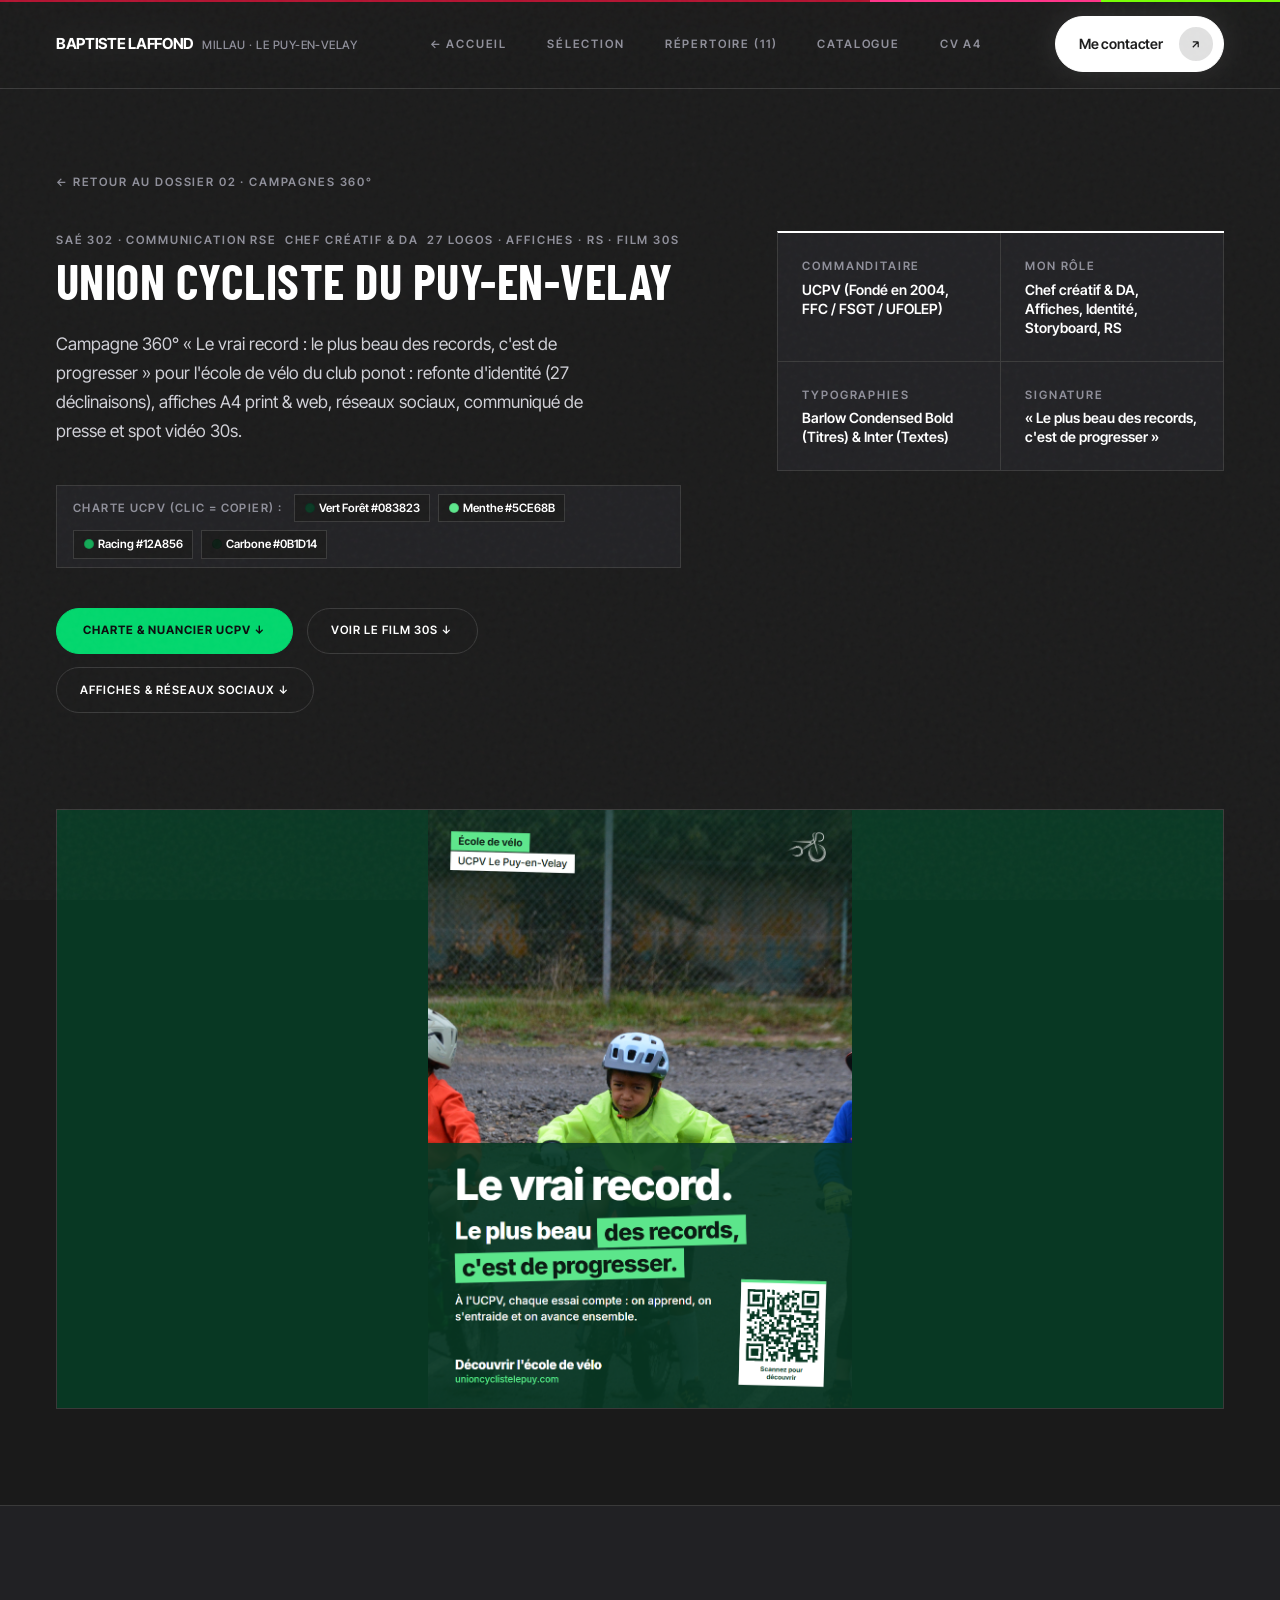
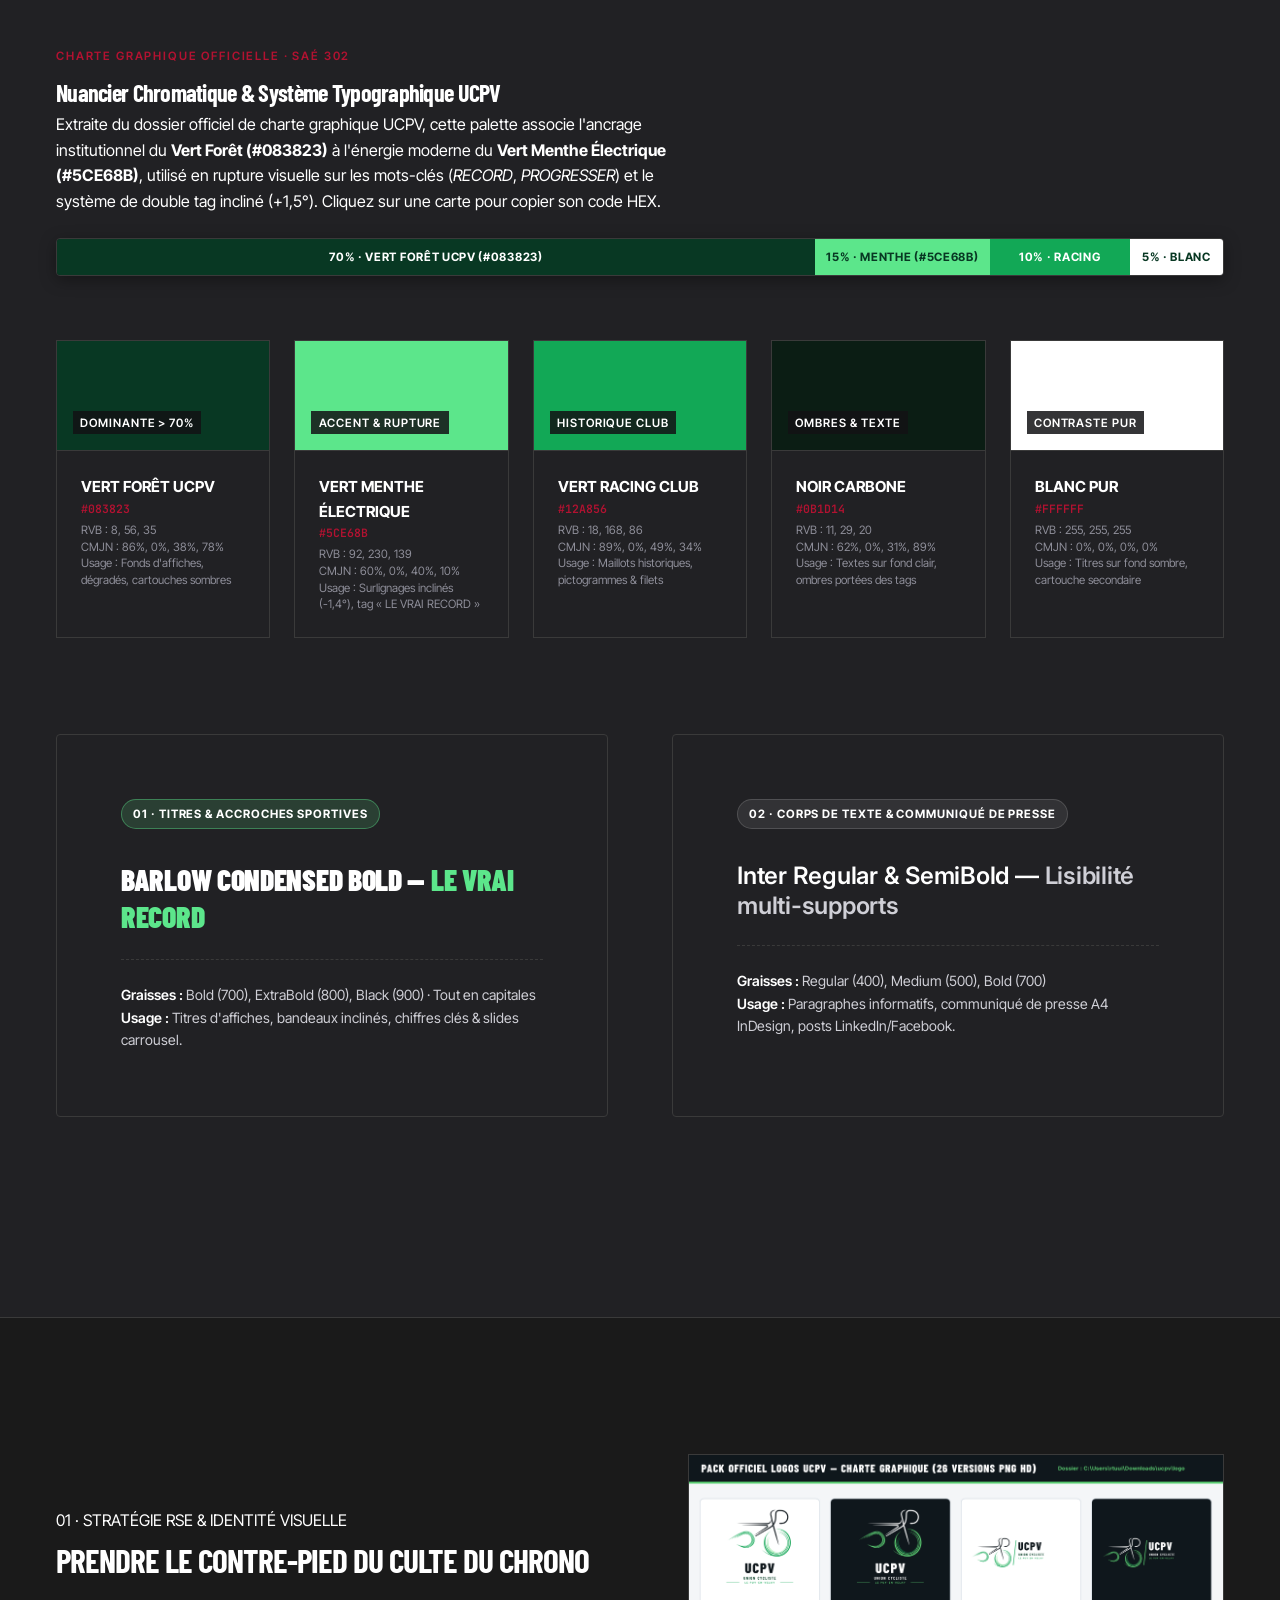
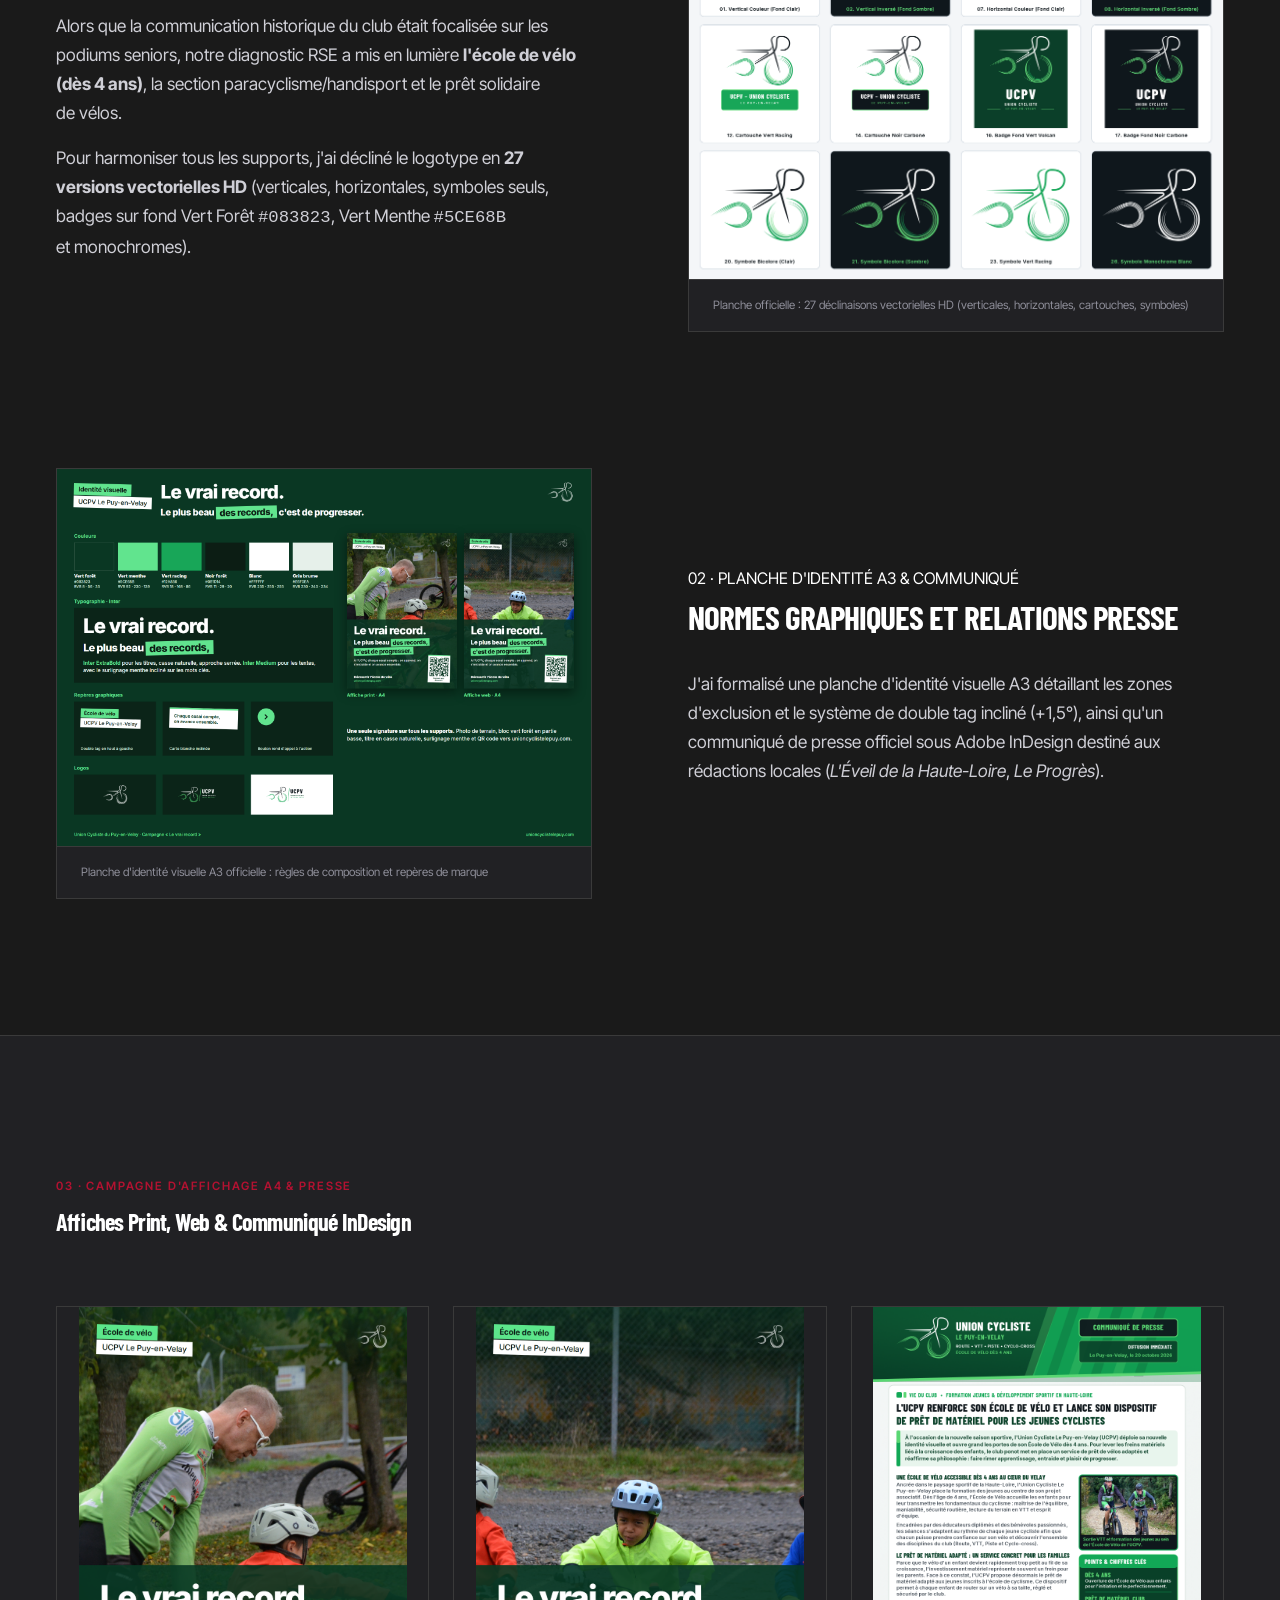
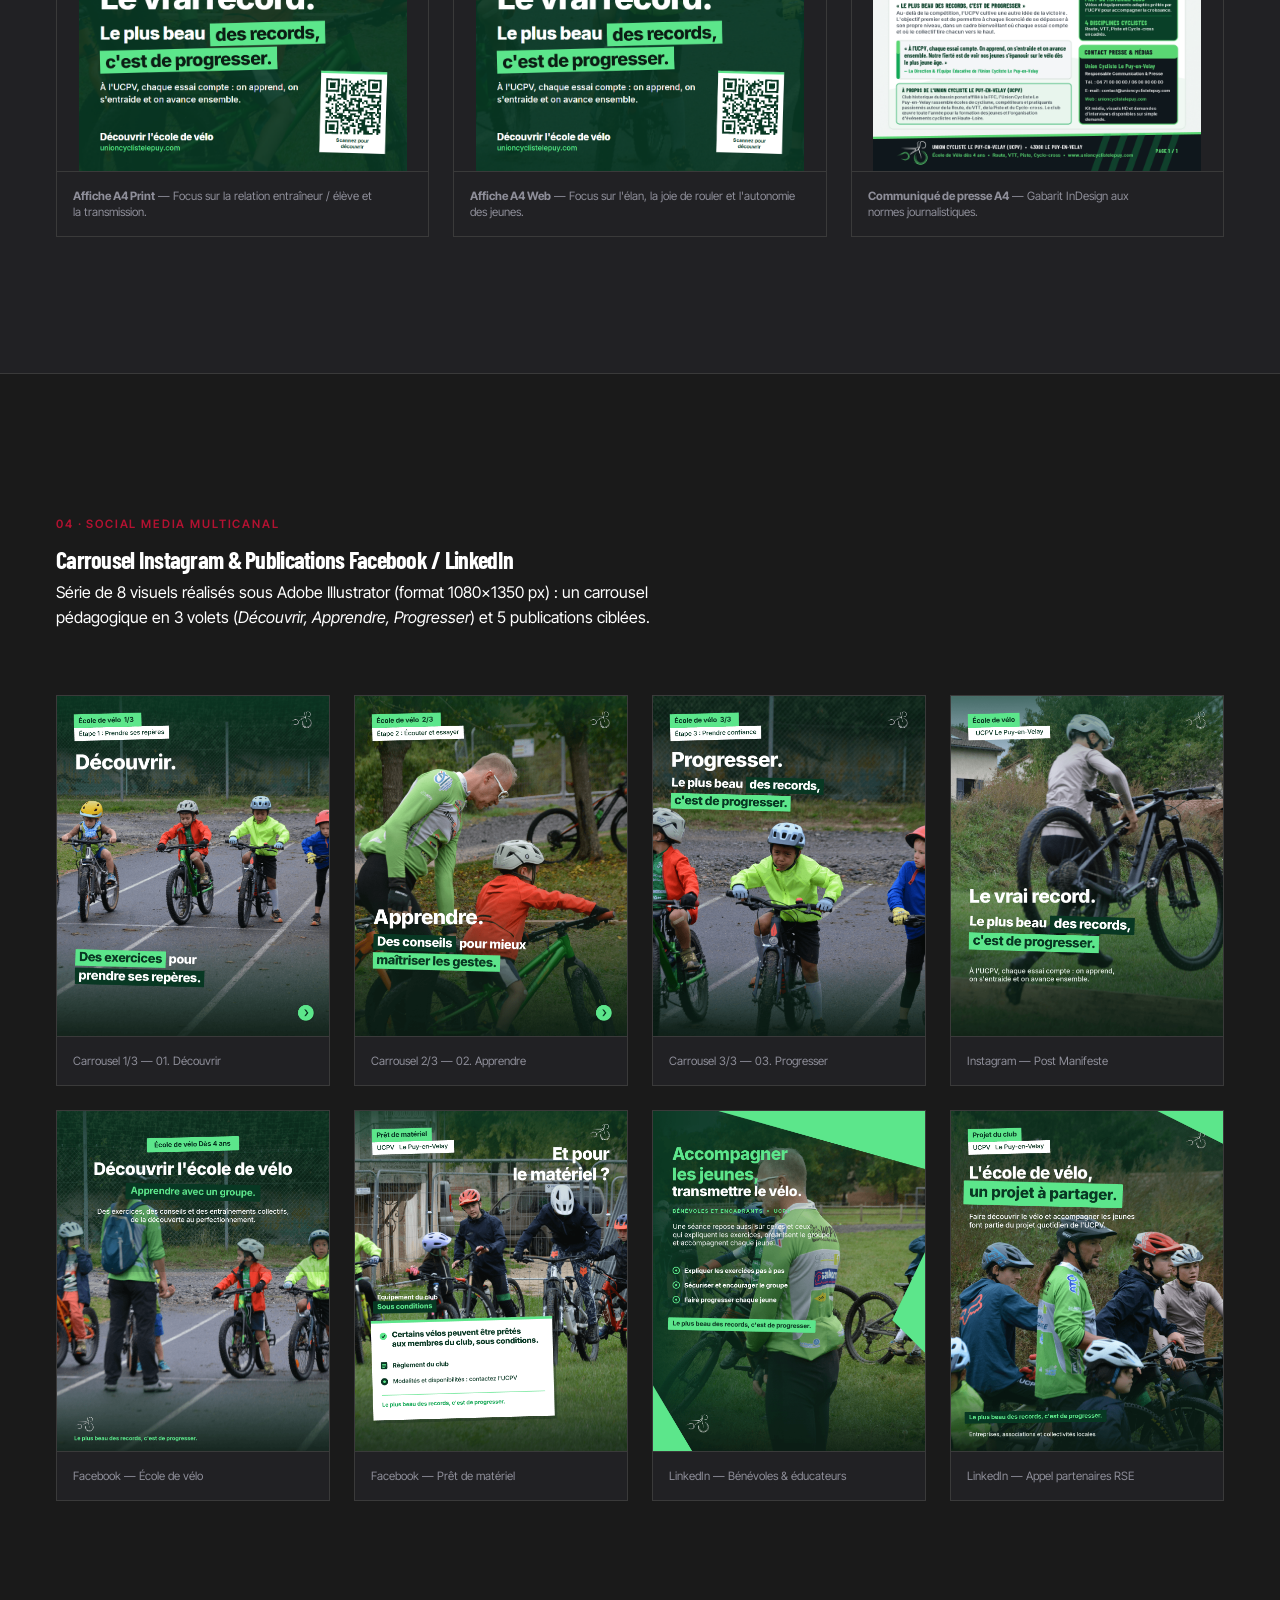
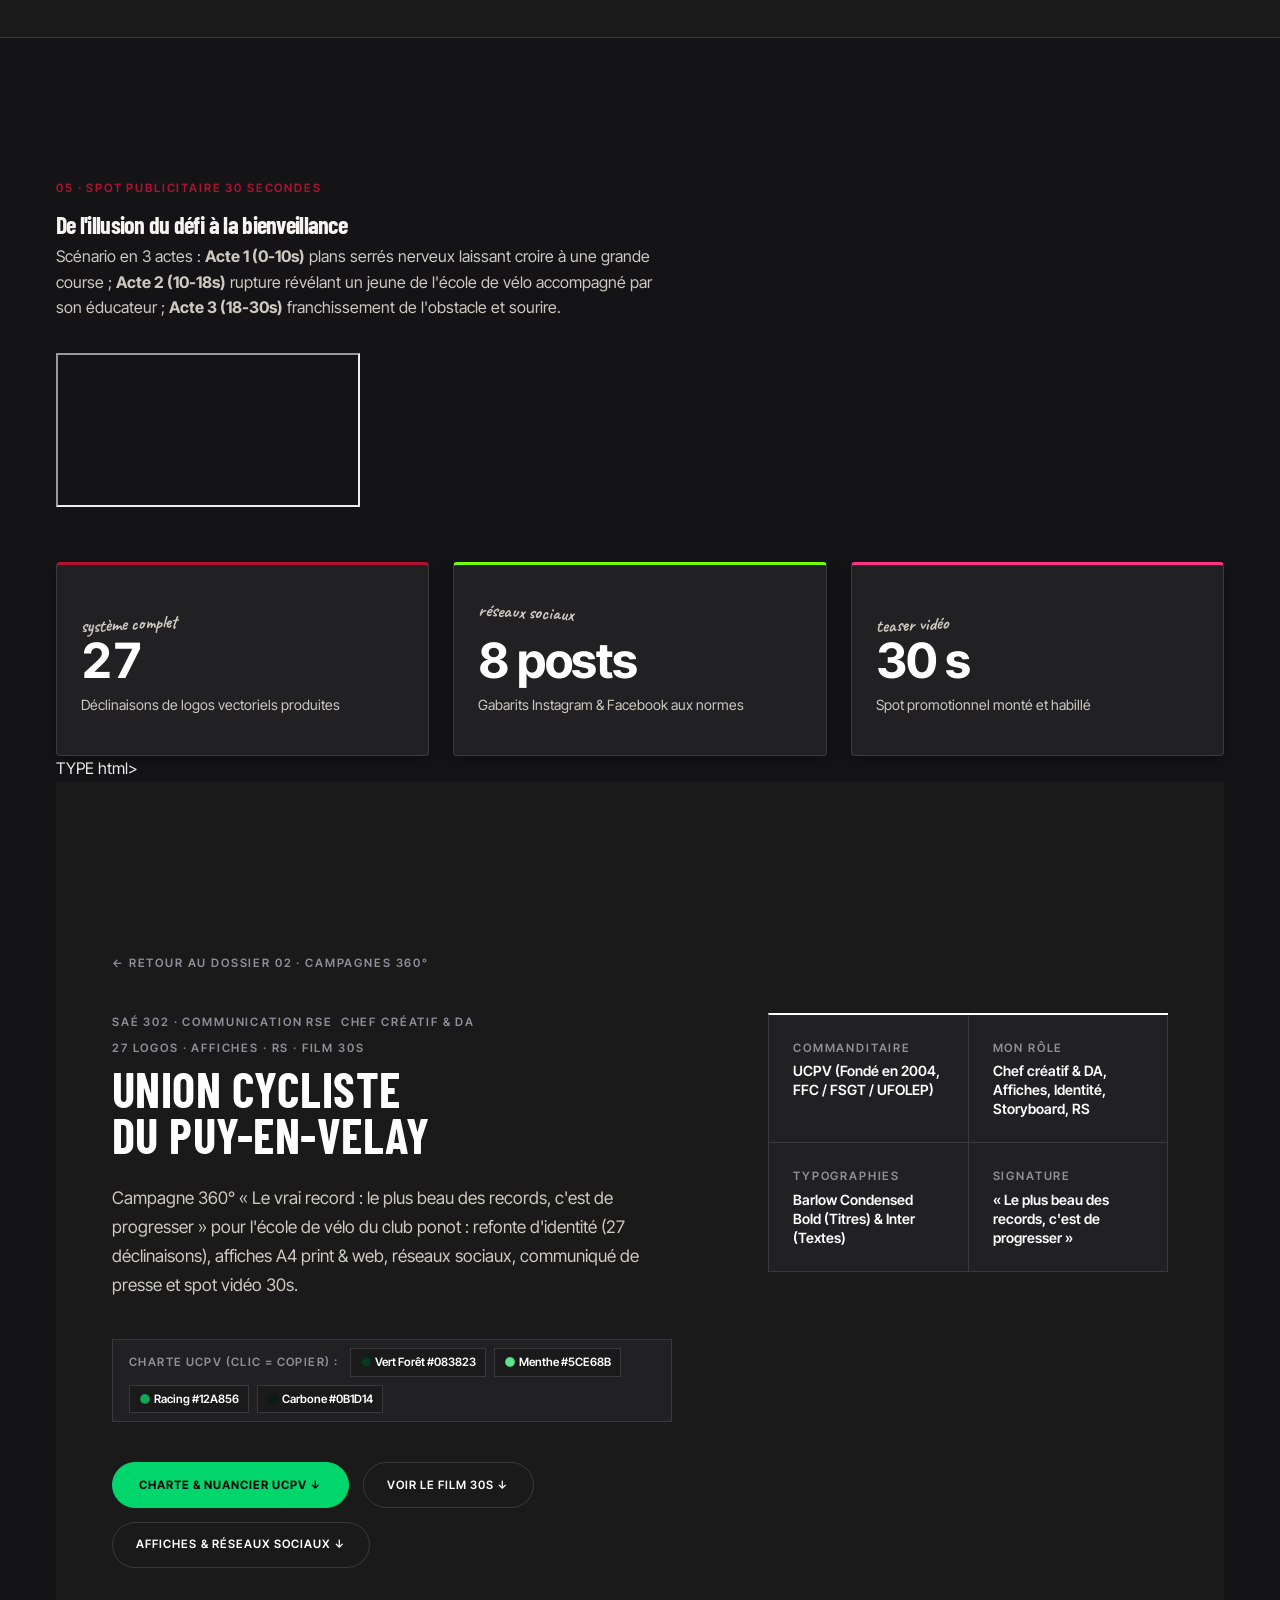
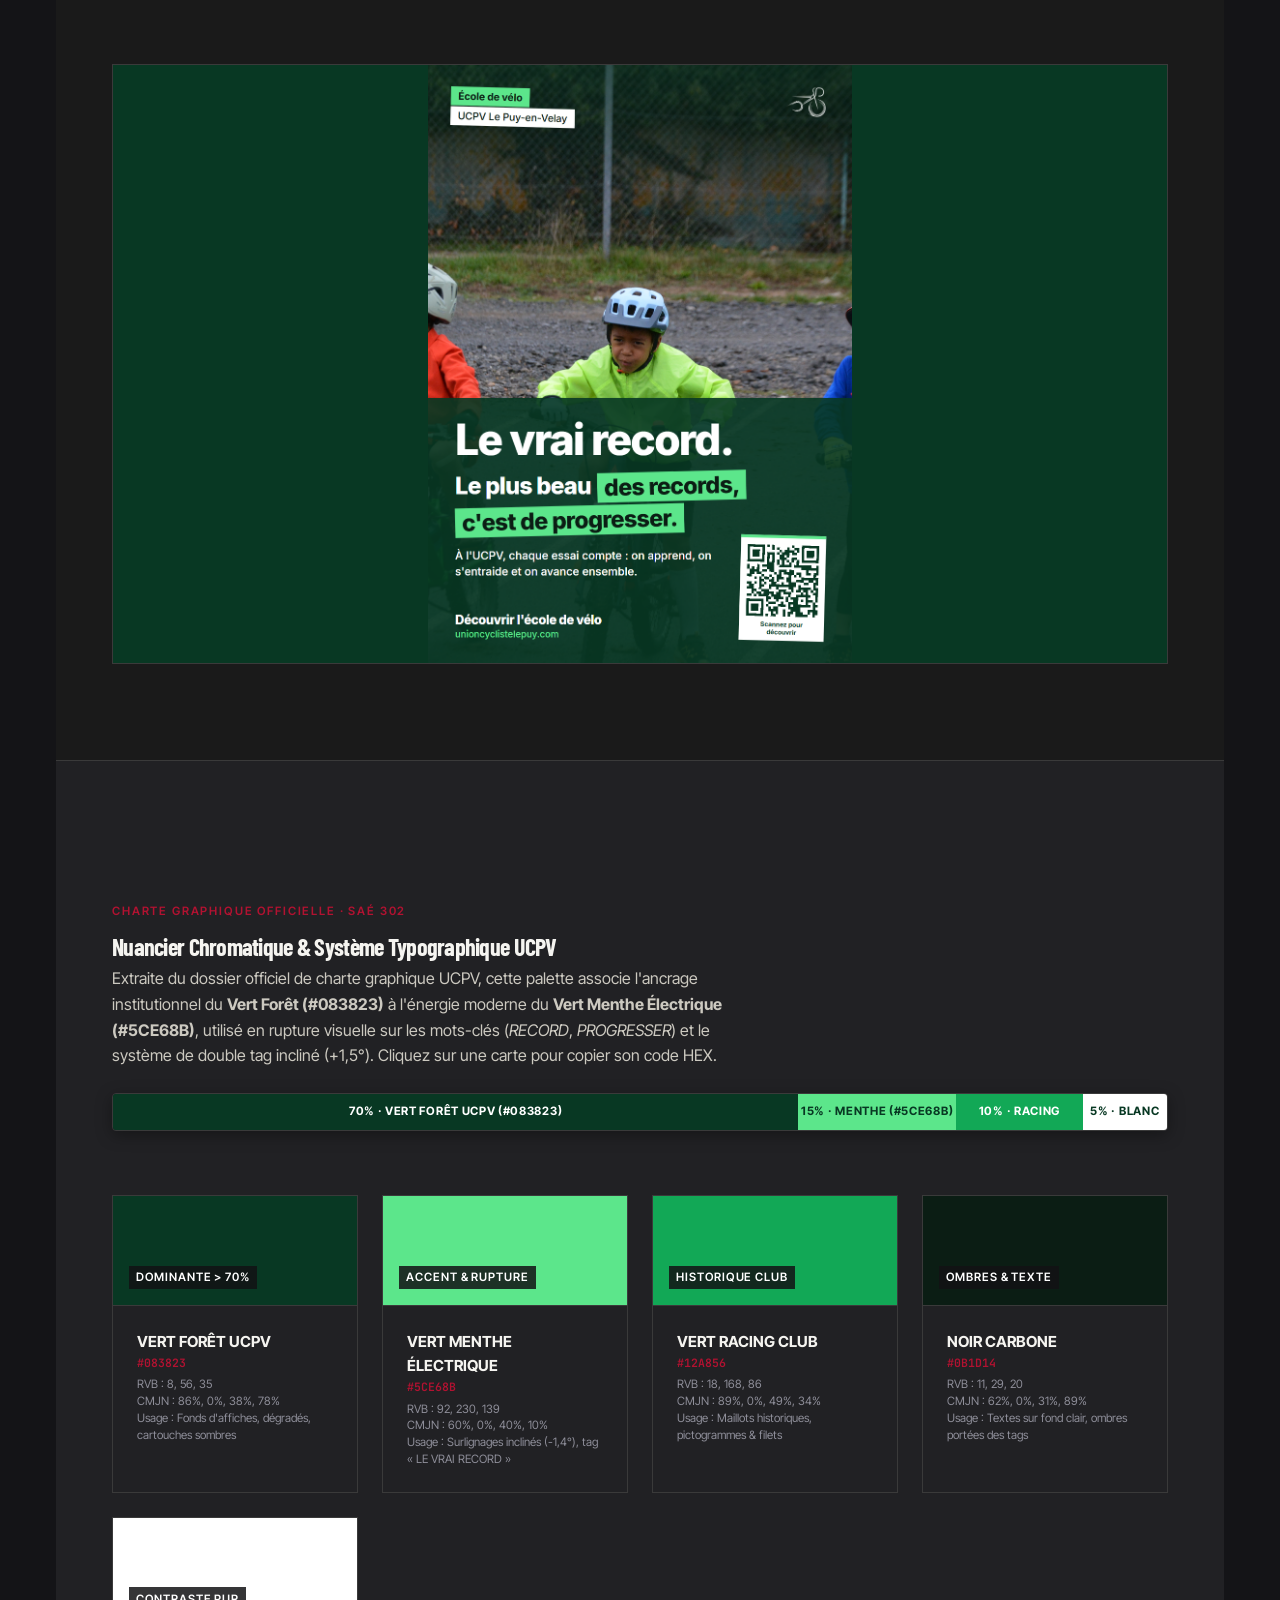
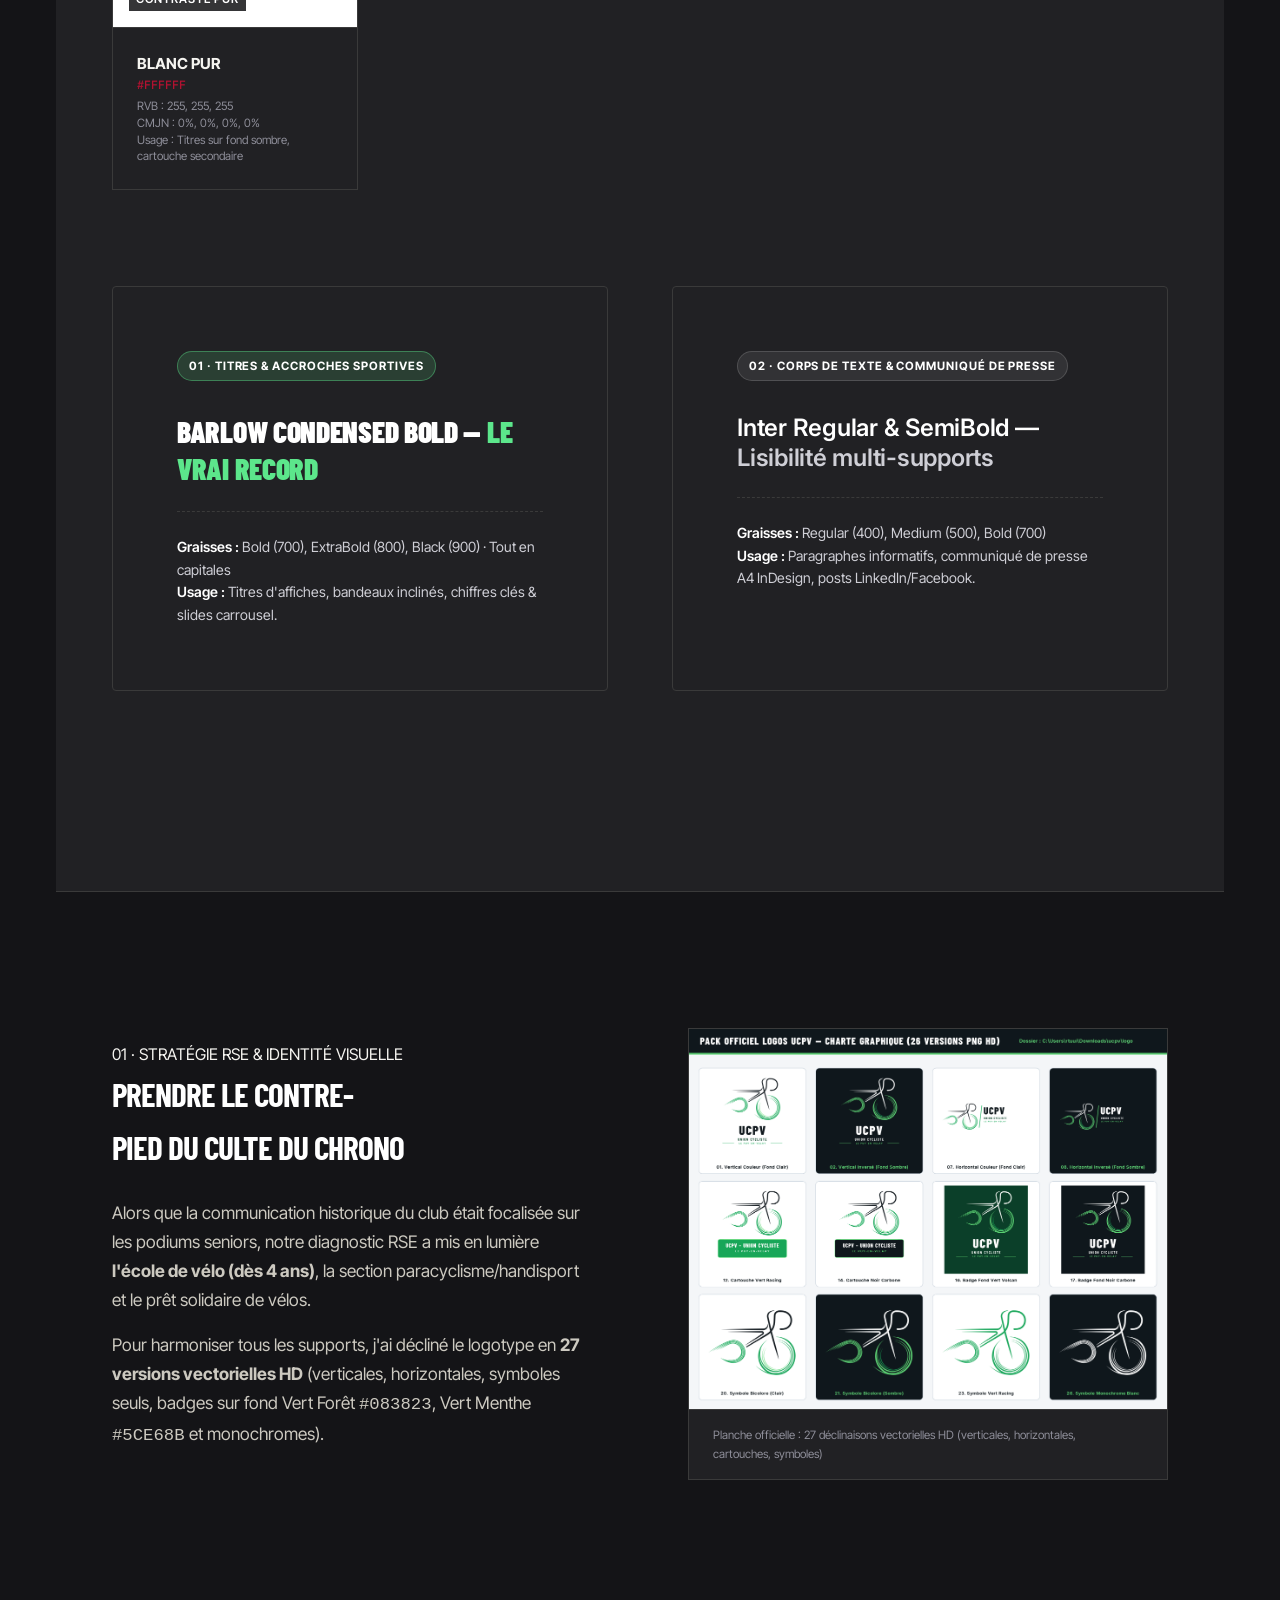
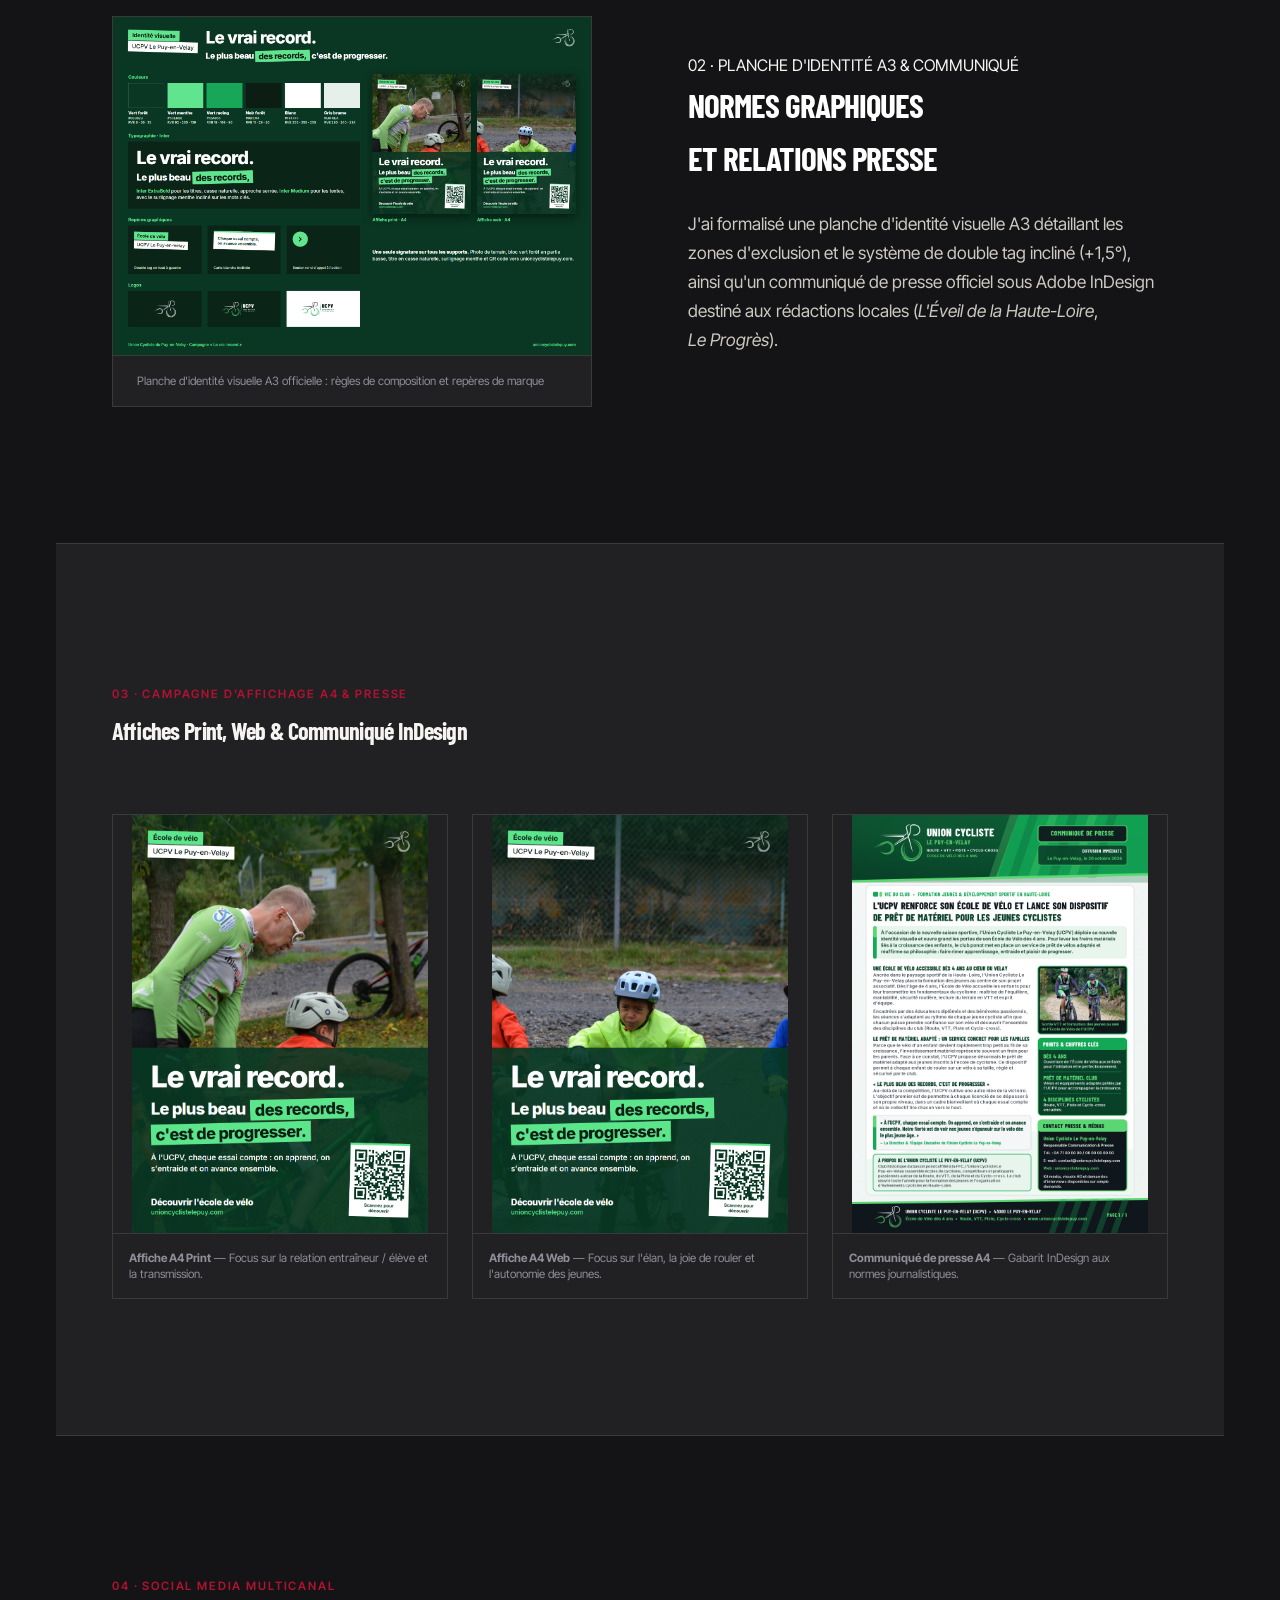
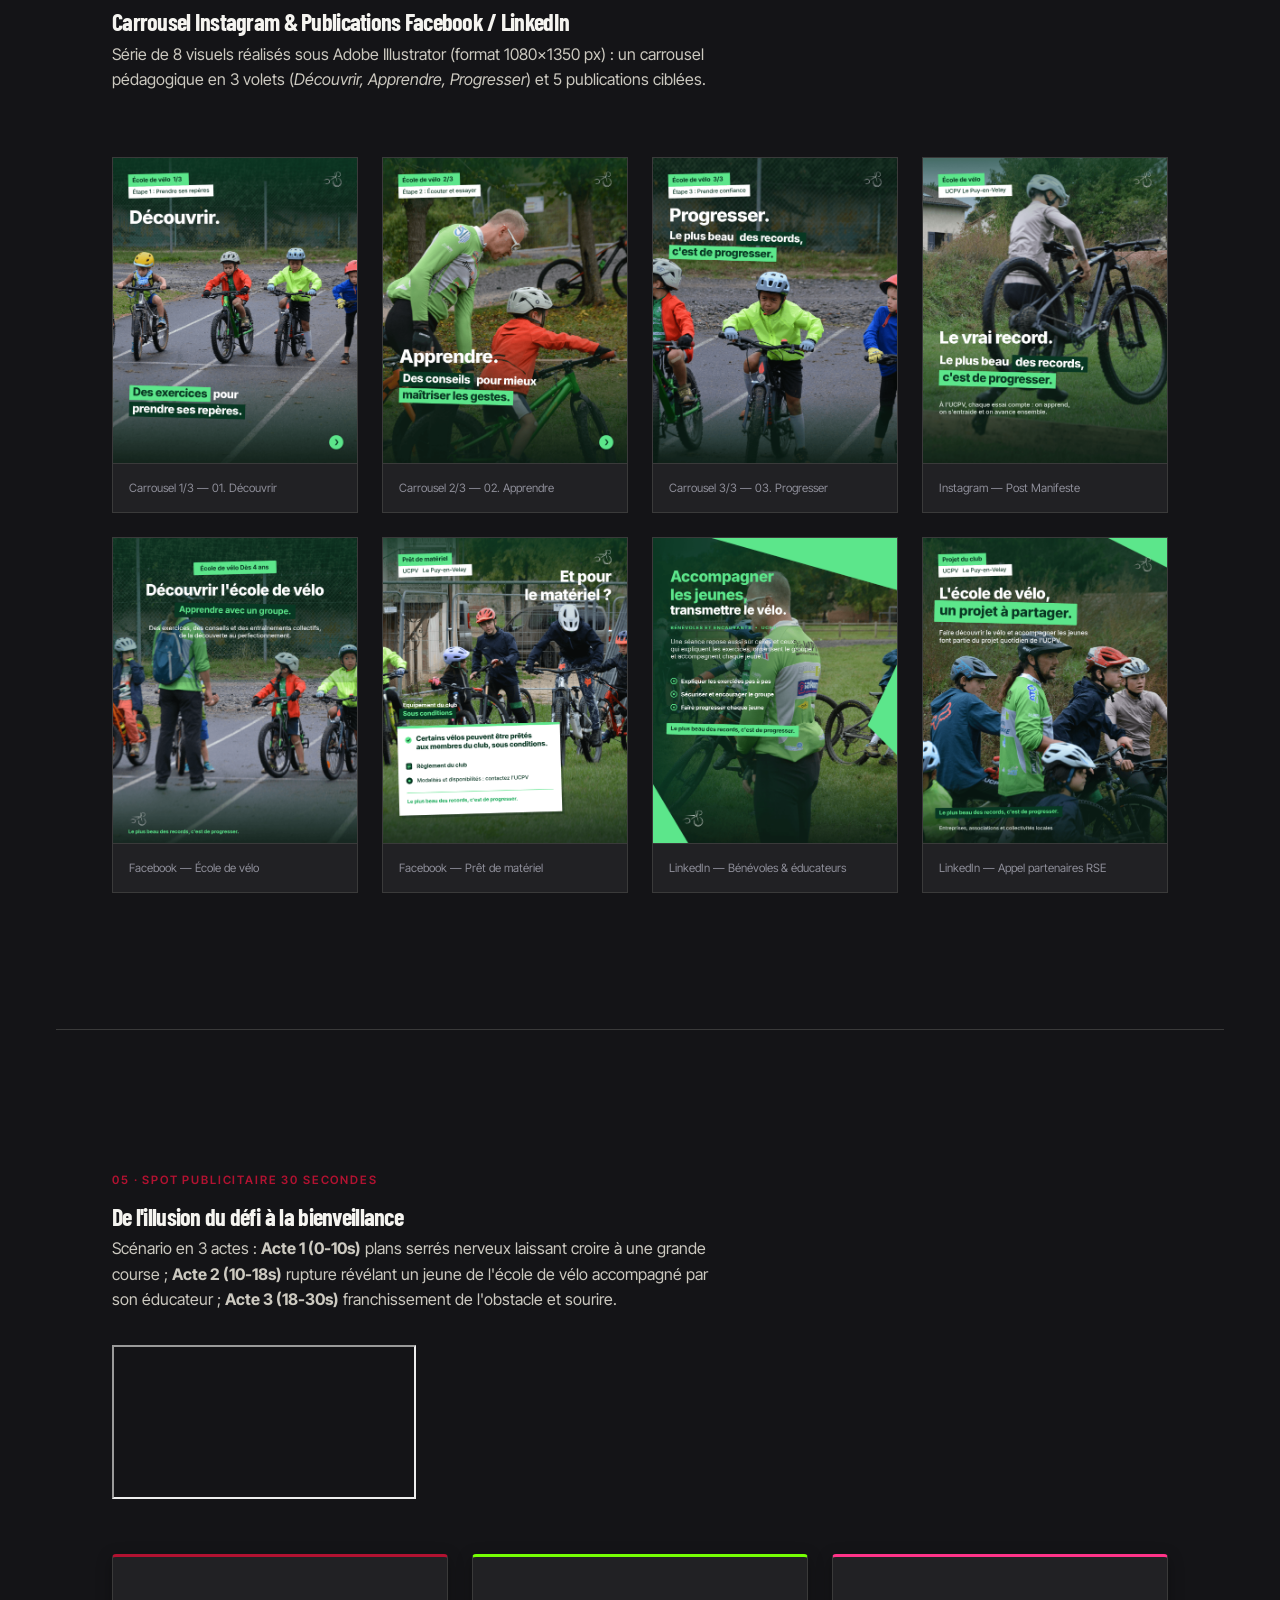
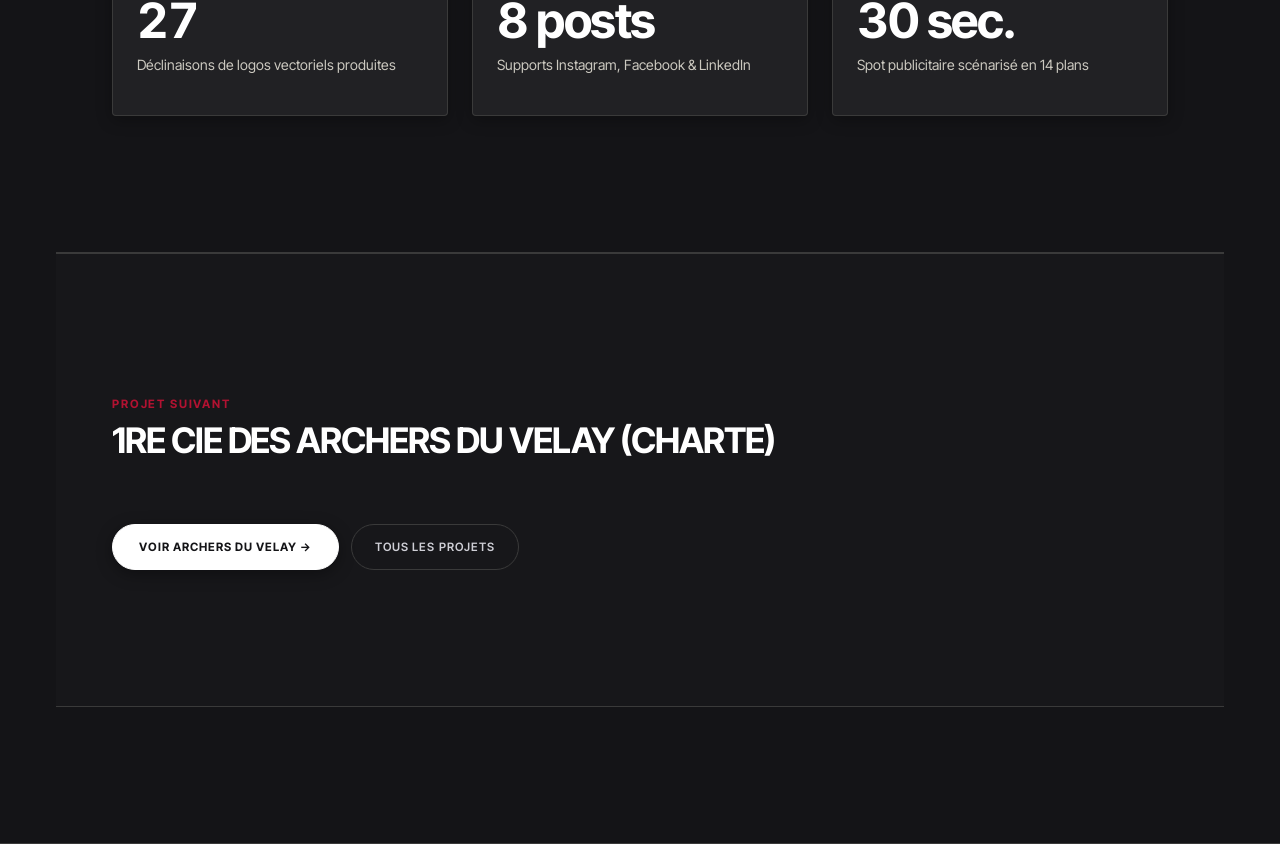
<file: ucpv.html>
<!DOCTYPE html>
<html lang="fr">

<head>
    <meta charset="UTF-8">
    <meta name="viewport" content="width=device-width, initial-scale=1.0">
    <title>UCPV « Le vrai record » — Campagne 360° &amp; Charte | Baptiste Laffond</title>
    <link rel="preconnect" href="https://fonts.googleapis.com">
    <link rel="preconnect" href="https://fonts.gstatic.com" crossorigin>
    <link href="https://fonts.googleapis.com/css2?family=Barlow+Condensed:ital,wght@0,700;0,800;0,900;1,700&family=Playfair+Display:ital,wght@0,600;0,800;1,600&family=Space+Grotesk:wght@500;700&family=Inter:wght@400;500;600;700&family=JetBrains+Mono:wght@400;600;700&display=swap" rel="stylesheet">
    <link rel="stylesheet" href="portfolio-style.css">
    <style>
        /* Charte graphique officielle UCPV - Vert Racing Eclatant & Noir Volcan */
        :root {
            --accent-primary: #00d66c;
            --accent-yellow: #ffd600;
            --accent-coral: #ff3344;
            --poster-bg: #141418;
            --font-display: 'Barlow Condensed', 'Space Grotesk', sans-serif;
        }
        .btn-primary {
            background: #00d66c;
            color: #0a0a0c;
            border-color: #00d66c;
            font-weight: 700;
            box-shadow: none;
        }
    </style>
</head>

<body data-project-charter="Charte UCPV (#083823 / #5CE68B)">
    <div class="scroll-progress"></div>

            <header class="topbar">
        <div class="topbar-inner">
            <a href="portfolio.html" class="brand-mark" aria-label="Accueil — Baptiste Laffond">
                Baptiste Laffond
                <span class="brand-mark-sub">Millau · Le Puy-en-Velay</span>
            </a>

            <nav class="nav-links" aria-label="Navigation principale">
                <a href="portfolio.html" class="nav-link">← Accueil</a>
                <a href="portfolio.html#selection" class="nav-link">Sélection</a>
                <a href="portfolio.html#repertoire" class="nav-link">Répertoire (11)</a>
                <a href="projets.html" class="nav-link">Catalogue</a>
                <a href="cv-print.html" target="_blank" class="nav-link">CV A4</a>
            </nav>

            <div>
                <a href="portfolio.html#contact" class="cta-swiss">
                    <span>Me contacter</span>
                    <span class="arrow-circle" aria-hidden="true">
                        <svg viewBox="0 0 24 24"><path d="M7 17L17 7M17 7H7M17 7V17"/></svg>
                    </span>
                </a>
            </div>
        </div>
    </header>

    <main>
        <section class="case-hero">
            <div class="container">
                <a href="portfolio.html#sommaire" class="case-breadcrumb">← Retour au Dossier 02 · Campagnes 360°</a>

                <div class="case-header-grid">
                    <div>
                        <div style="display:flex; gap:0.5rem; flex-wrap:wrap; margin-bottom:0.5rem;">
                            <span class="pill-badge green">SAÉ 302 · COMMUNICATION RSE</span>
                            <span class="pill-badge yellow">CHEF CRÉATIF &amp; DA</span>
                            <span class="pill-badge blue">27 LOGOS · AFFICHES · RS · FILM 30S</span>
                        </div>
                        <h1 class="case-title" style="letter-spacing:0.01em;">Union Cycliste du Puy-en-Velay</h1>
                        <p class="case-lead">
                            Campagne 360° « Le vrai record : le plus beau des records, c'est de progresser » pour l'école de vélo du club ponot : refonte d'identité (27 déclinaisons), affiches A4 print &amp; web, réseaux sociaux, communiqué de presse et spot vidéo 30s.
                        </p>

                        <!-- Barre rapide de la Charte Graphique UCPV -->
                        <div class="project-brand-bar" aria-label="Palette officielle du projet UCPV">
                            <span class="project-brand-bar-label">Charte UCPV (clic = copier) :</span>
                            <span class="mini-swatch-pill" data-copy-hex="#083823"><span class="mini-swatch-dot" style="background:#083823;"></span>Vert Forêt #083823</span>
                            <span class="mini-swatch-pill" data-copy-hex="#5CE68B"><span class="mini-swatch-dot" style="background:#5CE68B;"></span>Menthe #5CE68B</span>
                            <span class="mini-swatch-pill" data-copy-hex="#12A856"><span class="mini-swatch-dot" style="background:#12A856;"></span>Racing #12A856</span>
                            <span class="mini-swatch-pill" data-copy-hex="#0B1D14"><span class="mini-swatch-dot" style="background:#0B1D14;"></span>Carbone #0B1D14</span>
                        </div>

                        <div style="display:flex; gap:0.85rem; flex-wrap:wrap;">
                            <a href="#charte-ucpv" class="btn-primary">Charte &amp; Nuancier UCPV ↓</a>
                            <a href="#video-ucpv" class="btn-secondary">Voir le film 30s ↓</a>
                            <a href="#affiches-ucpv" class="btn-secondary">Affiches &amp; Réseaux sociaux ↓</a>
                        </div>
                    </div>

                    <dl class="case-meta-notes">
                        <div class="meta-sticky blue">
                            <dt>COMMANDITAIRE</dt>
                            <dd>UCPV (Fondé en 2004, FFC / FSGT / UFOLEP)</dd>
                        </div>
                        <div class="meta-sticky pink">
                            <dt>MON RÔLE</dt>
                            <dd>Chef créatif &amp; DA, Affiches, Identité, Storyboard, RS</dd>
                        </div>
                        <div class="meta-sticky green">
                            <dt>TYPOGRAPHIES</dt>
                            <dd>Barlow Condensed Bold (Titres) &amp; Inter (Textes)</dd>
                        </div>
                        <div class="meta-sticky orange">
                            <dt>SIGNATURE</dt>
                            <dd>« Le plus beau des records, c'est de progresser »</dd>
                        </div>
                    </dl>
                </div>

                <div class="case-banner-frame reveal-on-scroll" style="background:#083823;">
                    <img src="ucpv-affiche-web.png" alt="Affiche Web UCPV Le vrai record" class="zoomable-img">
                </div>
            </div>
        </section>

        <!-- SECTION CHARTE GRAPHIQUE INTERACTIVE UCPV -->
        <section class="case-section bg-white" id="charte-ucpv">
            <div class="container">
                <span class="section-kicker">Charte Graphique Officielle · SAÉ 302</span>
                <h2 class="section-title">Nuancier Chromatique &amp; Système Typographique UCPV</h2>
                <p style="max-width:72ch;">
                    Extraite du dossier officiel de charte graphique UCPV, cette palette associe l'ancrage institutionnel du <strong>Vert Forêt (#083823)</strong> à l'énergie moderne du <strong>Vert Menthe Électrique (#5CE68B)</strong>, utilisé en rupture visuelle sur les mots-clés (<em>RECORD</em>, <em>PROGRESSER</em>) et le système de double tag incliné (+1,5°). Cliquez sur une carte pour copier son code HEX.
                </p>

                <!-- Barre de répartition 70 / 15 / 10 / 5 -->
                <div class="color-ratio-bar reveal-on-scroll">
                    <div class="color-ratio-segment" style="width:65%; background:#083823; color:#fff;">70% · VERT FORÊT UCPV (#083823)</div>
                    <div class="color-ratio-segment" style="width:15%; background:#5CE68B; color:#083823;">15% · MENTHE (#5CE68B)</div>
                    <div class="color-ratio-segment" style="width:12%; background:#12A856; color:#fff;">10% · RACING</div>
                    <div class="color-ratio-segment" style="width:8%; background:#FFFFFF; color:#083823;">5% · BLANC</div>
                </div>

                <div class="swatches-grid reveal-on-scroll">
                    <div class="swatch-card" data-copy-hex="#083823">
                        <div class="swatch-color" style="background:#083823;">
                            <span class="swatch-usage-badge">Dominante &gt; 70%</span>
                        </div>
                        <div class="swatch-body">
                            <div class="swatch-name">Vert Forêt UCPV</div>
                            <div class="swatch-hex">#083823</div>
                            <div class="swatch-specs">
                                RVB : 8, 56, 35<br>
                                CMJN : 86%, 0%, 38%, 78%<br>
                                Usage : Fonds d'affiches, dégradés, cartouches sombres
                            </div>
                        </div>
                    </div>

                    <div class="swatch-card" data-copy-hex="#5CE68B">
                        <div class="swatch-color" style="background:#5CE68B;">
                            <span class="swatch-usage-badge">Accent &amp; Rupture</span>
                        </div>
                        <div class="swatch-body">
                            <div class="swatch-name">Vert Menthe Électrique</div>
                            <div class="swatch-hex">#5CE68B</div>
                            <div class="swatch-specs">
                                RVB : 92, 230, 139<br>
                                CMJN : 60%, 0%, 40%, 10%<br>
                                Usage : Surlignages inclinés (-1,4°), tag « LE VRAI RECORD »
                            </div>
                        </div>
                    </div>

                    <div class="swatch-card" data-copy-hex="#12A856">
                        <div class="swatch-color" style="background:#12A856;">
                            <span class="swatch-usage-badge">Historique Club</span>
                        </div>
                        <div class="swatch-body">
                            <div class="swatch-name">Vert Racing Club</div>
                            <div class="swatch-hex">#12A856</div>
                            <div class="swatch-specs">
                                RVB : 18, 168, 86<br>
                                CMJN : 89%, 0%, 49%, 34%<br>
                                Usage : Maillots historiques, pictogrammes &amp; filets
                            </div>
                        </div>
                    </div>

                    <div class="swatch-card" data-copy-hex="#0B1D14">
                        <div class="swatch-color" style="background:#0B1D14;">
                            <span class="swatch-usage-badge">Ombres &amp; Texte</span>
                        </div>
                        <div class="swatch-body">
                            <div class="swatch-name">Noir Carbone</div>
                            <div class="swatch-hex">#0B1D14</div>
                            <div class="swatch-specs">
                                RVB : 11, 29, 20<br>
                                CMJN : 62%, 0%, 31%, 89%<br>
                                Usage : Textes sur fond clair, ombres portées des tags
                            </div>
                        </div>
                    </div>

                    <div class="swatch-card" data-copy-hex="#FFFFFF">
                        <div class="swatch-color" style="background:#FFFFFF;">
                            <span class="swatch-usage-badge">Contraste Pur</span>
                        </div>
                        <div class="swatch-body">
                            <div class="swatch-name">Blanc Pur</div>
                            <div class="swatch-hex">#FFFFFF</div>
                            <div class="swatch-specs">
                                RVB : 255, 255, 255<br>
                                CMJN : 0%, 0%, 0%, 0%<br>
                                Usage : Titres sur fond sombre, cartouche secondaire
                            </div>
                        </div>
                    </div>
                </div>

                <!-- Spécimens Typographiques UCPV -->
                <div class="typo-specimens-grid reveal-on-scroll">
                    <div class="typo-card">
                        <span class="typo-role" style="background:rgba(92, 230, 139, 0.15); color:#5CE68B; border:1px solid rgba(92, 230, 139, 0.4);">01 · Titres &amp; Accroches Sportives</span>
                        <div class="typo-sample-abc" style="font-family:'Barlow Condensed', sans-serif; font-weight:900; text-transform:uppercase; color:#FFFFFF;">
                            BARLOW CONDENSED BOLD — <span style="color:#5CE68B;">LE VRAI RECORD</span>
                        </div>
                        <div class="typo-meta">
                            <strong>Graisses :</strong> Bold (700), ExtraBold (800), Black (900) · Tout en capitales<br>
                            <strong>Usage :</strong> Titres d'affiches, bandeaux inclinés, chiffres clés &amp; slides carrousel.
                        </div>
                    </div>
                    <div class="typo-card">
                        <span class="typo-role">02 · Corps de texte &amp; Communiqué de presse</span>
                        <div class="typo-sample-abc" style="font-family:'Inter', sans-serif; font-weight:600; font-size:1.5rem; color:#FFFFFF;">
                            Inter Regular &amp; SemiBold — <span style="color:var(--ink-secondary);">Lisibilité multi-supports</span>
                        </div>
                        <div class="typo-meta">
                            <strong>Graisses :</strong> Regular (400), Medium (500), Bold (700)<br>
                            <strong>Usage :</strong> Paragraphes informatifs, communiqué de presse A4 InDesign, posts LinkedIn/Facebook.
                        </div>
                    </div>
                </div>
            </div>
        </section>

        <!-- 01 & 02 : IDENTITÉ VISUELLE ET LOGOS -->
        <section class="case-section" id="identite-ucpv">
            <div class="container">
                <div class="case-row reveal-on-scroll">
                    <div class="case-text">
                        <span class="step-number">01 · STRATÉGIE RSE &amp; IDENTITÉ VISUELLE</span>
                        <h2>Prendre le contre-pied du culte du chrono</h2>
                        <p>
                            Alors que la communication historique du club était focalisée sur les podiums seniors, notre diagnostic RSE a mis en lumière <strong>l'école de vélo (dès 4 ans)</strong>, la section paracyclisme/handisport et le prêt solidaire de vélos.
                        </p>
                        <p>
                            Pour harmoniser tous les supports, j'ai décliné le logotype en <strong>27 versions vectorielles HD</strong> (verticales, horizontales, symboles seuls, badges sur fond Vert Forêt <code>#083823</code>, Vert Menthe <code>#5CE68B</code> et monochromes).
                        </p>
                    </div>
                    <figure class="l-frame-media">
                        <img src="ucpv-planche-logos.png" alt="Planche récapitulative des 27 déclinaisons du logo UCPV" loading="lazy">
                        <figcaption>Planche officielle : 27 déclinaisons vectorielles HD (verticales, horizontales, cartouches, symboles)</figcaption>
                    </figure>
                </div>

                <div class="case-row reverse reveal-on-scroll">
                    <div class="case-text">
                        <span class="step-number">02 · PLANCHE D'IDENTITÉ A3 &amp; COMMUNIQUÉ</span>
                        <h2>Normes graphiques et relations presse</h2>
                        <p>
                            J'ai formalisé une planche d'identité visuelle A3 détaillant les zones d'exclusion et le système de double tag incliné (+1,5°), ainsi qu'un communiqué de presse officiel sous Adobe InDesign destiné aux rédactions locales (<em>L'Éveil de la Haute-Loire</em>, <em>Le Progrès</em>).
                        </p>
                    </div>
                    <figure class="l-frame-media">
                        <img src="ucpv-planche-identite.png" alt="Planche d'identité visuelle A3 UCPV" loading="lazy">
                        <figcaption>Planche d'identité visuelle A3 officielle : règles de composition et repères de marque</figcaption>
                    </figure>
                </div>
            </div>
        </section>

        <!-- 03 : AFFICHES A4 PRINT & WEB + COMMUNIQUÉ -->
        <section class="case-section bg-white" id="affiches-ucpv">
            <div class="container">
                <span class="section-kicker">03 · Campagne d'affichage A4 &amp; Presse</span>
                <h2 class="section-title">Affiches Print, Web &amp; Communiqué InDesign</h2>

                <div class="media-gallery-grid cols-3 reveal-on-scroll">
                    <figure class="gallery-card">
                        <img src="ucpv-affiche-print.png" alt="Affiche A4 Print UCPV" loading="lazy">
                        <figcaption><strong>Affiche A4 Print</strong> — Focus sur la relation entraîneur / élève et la transmission.</figcaption>
                    </figure>
                    <figure class="gallery-card">
                        <img src="ucpv-affiche-web.png" alt="Affiche A4 Web UCPV" loading="lazy">
                        <figcaption><strong>Affiche A4 Web</strong> — Focus sur l'élan, la joie de rouler et l'autonomie des jeunes.</figcaption>
                    </figure>
                    <figure class="gallery-card">
                        <img src="ucpv-communique-presse.png" alt="Communiqué de presse UCPV" loading="lazy">
                        <figcaption><strong>Communiqué de presse A4</strong> — Gabarit InDesign aux normes journalistiques.</figcaption>
                    </figure>
                </div>
            </div>
        </section>

        <!-- 04 : RÉSEAUX SOCIAUX -->
        <section class="case-section">
            <div class="container">
                <span class="section-kicker">04 · Social Media Multicanal</span>
                <h2 class="section-title">Carrousel Instagram &amp; Publications Facebook / LinkedIn</h2>
                <p style="max-width:68ch;">
                    Série de 8 visuels réalisés sous Adobe Illustrator (format 1080×1350 px) : un carrousel pédagogique en 3 volets (<em>Découvrir, Apprendre, Progresser</em>) et 5 publications ciblées.
                </p>

                <div class="media-gallery-grid cols-4 reveal-on-scroll">
                    <figure class="gallery-card"><img src="ucpv-insta-p1.png" alt="Slide 1 Découvrir" loading="lazy"><figcaption>Carrousel 1/3 — 01. Découvrir</figcaption></figure>
                    <figure class="gallery-card"><img src="ucpv-insta-p2.png" alt="Slide 2 Apprendre" loading="lazy"><figcaption>Carrousel 2/3 — 02. Apprendre</figcaption></figure>
                    <figure class="gallery-card"><img src="ucpv-insta-p3.png" alt="Slide 3 Progresser" loading="lazy"><figcaption>Carrousel 3/3 — 03. Progresser</figcaption></figure>
                    <figure class="gallery-card"><img src="ucpv-insta-record.png" alt="Post Instagram Manifeste" loading="lazy"><figcaption>Instagram — Post Manifeste</figcaption></figure>
                    <figure class="gallery-card"><img src="ucpv-fb-ecole.png" alt="Post Facebook École de vélo" loading="lazy"><figcaption>Facebook — École de vélo</figcaption></figure>
                    <figure class="gallery-card"><img src="ucpv-fb-materiel.png" alt="Post Facebook Prêt de matériel" loading="lazy"><figcaption>Facebook — Prêt de matériel</figcaption></figure>
                    <figure class="gallery-card"><img src="ucpv-linkedin-accompagner.png" alt="Post LinkedIn Bénévoles" loading="lazy"><figcaption>LinkedIn — Bénévoles &amp; éducateurs</figcaption></figure>
                    <figure class="gallery-card"><img src="ucpv-linkedin-projet.png" alt="Post LinkedIn Partenaires RSE" loading="lazy"><figcaption>LinkedIn — Appel partenaires RSE</figcaption></figure>
                </div>
            </div>
        </section>

        <!-- 05 : FILM 30 SECONDES -->
        <section class="case-section bg-dark" id="video-ucpv">
            <div class="container">
                <span class="section-kicker">05 · Spot publicitaire 30 secondes</span>
                <h2 class="section-title">De l'illusion du défi à la bienveillance</h2>
                <p style="max-width:68ch; margin-bottom:2rem;">
                    Scénario en 3 actes : <strong>Acte 1 (0-10s)</strong> plans serrés nerveux laissant croire à une grande course ; <strong>Acte 2 (10-18s)</strong> rupture révélant un jeune de l'école de vélo accompagné par son éducateur ; <strong>Acte 3 (18-30s)</strong> franchissement de l'obstacle et sourire.
                </p>

                <div class="video-frame reveal-on-scroll">
                    <iframe src="https://www.youtube.com/embed/fx9FN9j0iPM" title="Spot publicitaire UCPV 30s" loading="lazy" allow="accelerometer; autoplay; clipboard-write; encrypted-media; gyroscope; picture-in-picture; web-share" referrerpolicy="strict-origin-when-cross-origin" allowfullscreen></iframe>
                </div>

                <div class="results-notes-grid reveal-on-scroll" style="margin-top:3rem;">
                    <div class="result-note">
                        <span class="draw-note rotate-left" style="color:var(--accent-lime); font-size:1.15rem; margin-bottom:var(--space-2xs);">système complet</span>
                        <strong style="color:var(--accent-lime);">27</strong>
                        <span>Déclinaisons de logos vectoriels produites</span>
                    </div>
                    <div class="result-note">
                        <span class="draw-note rotate-right" style="color:var(--accent); font-size:1.15rem; margin-bottom:var(--space-2xs);">réseaux sociaux</span>
                        <strong>8 posts</strong>
                        <span>Gabarits Instagram &amp; Facebook aux normes</span>
                    </div>
                    <div class="result-note">
                        <span class="draw-note rotate-left" style="color:var(--accent-pink); font-size:1.15rem; margin-bottom:var(--space-2xs);">teaser vidéo</span>
                        <strong>30 s</strong>
                        <span>Spot promotionnel monté et habillé</span>
                    </div>
                </div>TYPE html>
<html lang="fr">

<head>
    <meta charset="UTF-8">
    <meta name="viewport" content="width=device-width, initial-scale=1.0">
    <title>UCPV « Le vrai record » — Campagne 360° &amp; Charte | Baptiste Laffond</title>
    <link rel="preconnect" href="https://fonts.googleapis.com">
    <link rel="preconnect" href="https://fonts.gstatic.com" crossorigin>
    <link href="https://fonts.googleapis.com/css2?family=Barlow+Condensed:ital,wght@0,700;0,800;0,900;1,700&family=Playfair+Display:ital,wght@0,600;0,800;1,600&family=Space+Grotesk:wght@500;700&family=Inter:wght@400;500;600;700&family=JetBrains+Mono:wght@400;600;700&display=swap" rel="stylesheet">
    <link rel="stylesheet" href="portfolio-style.css">
    <style>
        /* Charte graphique officielle UCPV - Vert Racing Eclatant & Noir Volcan */
        :root {
            --accent-primary: #00d66c;
            --accent-yellow: #ffd600;
            --accent-coral: #ff3344;
            --poster-bg: #141418;
            --font-display: 'Barlow Condensed', 'Space Grotesk', sans-serif;
        }
        .btn-primary {
            background: #00d66c;
            color: #0a0a0c;
            border-color: #00d66c;
            font-weight: 700;
            box-shadow: none;
        }
    </style>
</head>

<body data-project-charter="Charte UCPV (#083823 / #5CE68B)">
    <div class="scroll-progress"></div>

            <header class="topbar">
        <div class="topbar-inner">
            <a href="portfolio.html" class="brand-mark" aria-label="Accueil — Baptiste Laffond">
                Baptiste Laffond
                <span class="brand-mark-sub">Millau · Le Puy-en-Velay</span>
            </a>

            <nav class="nav-links" aria-label="Navigation principale">
                <a href="portfolio.html" class="nav-link">← Accueil</a>
                <a href="portfolio.html#selection" class="nav-link">Sélection</a>
                <a href="portfolio.html#repertoire" class="nav-link">Répertoire (11)</a>
                <a href="projets.html" class="nav-link">Catalogue</a>
                <a href="cv-print.html" target="_blank" class="nav-link">CV A4</a>
            </nav>

            <div>
                <a href="portfolio.html#contact" class="cta-swiss">
                    <span>Me contacter</span>
                    <span class="arrow-circle" aria-hidden="true">
                        <svg viewBox="0 0 24 24"><path d="M7 17L17 7M17 7H7M17 7V17"/></svg>
                    </span>
                </a>
            </div>
        </div>
    </header>

    <main>
        <section class="case-hero">
            <div class="container">
                <a href="portfolio.html#sommaire" class="case-breadcrumb">← Retour au Dossier 02 · Campagnes 360°</a>

                <div class="case-header-grid">
                    <div>
                        <div style="display:flex; gap:0.5rem; flex-wrap:wrap; margin-bottom:0.5rem;">
                            <span class="pill-badge green">SAÉ 302 · COMMUNICATION RSE</span>
                            <span class="pill-badge yellow">CHEF CRÉATIF &amp; DA</span>
                            <span class="pill-badge blue">27 LOGOS · AFFICHES · RS · FILM 30S</span>
                        </div>
                        <h1 class="case-title" style="letter-spacing:0.01em;">Union Cycliste du Puy-en-Velay</h1>
                        <p class="case-lead">
                            Campagne 360° « Le vrai record : le plus beau des records, c'est de progresser » pour l'école de vélo du club ponot : refonte d'identité (27 déclinaisons), affiches A4 print &amp; web, réseaux sociaux, communiqué de presse et spot vidéo 30s.
                        </p>

                        <!-- Barre rapide de la Charte Graphique UCPV -->
                        <div class="project-brand-bar" aria-label="Palette officielle du projet UCPV">
                            <span class="project-brand-bar-label">Charte UCPV (clic = copier) :</span>
                            <span class="mini-swatch-pill" data-copy-hex="#083823"><span class="mini-swatch-dot" style="background:#083823;"></span>Vert Forêt #083823</span>
                            <span class="mini-swatch-pill" data-copy-hex="#5CE68B"><span class="mini-swatch-dot" style="background:#5CE68B;"></span>Menthe #5CE68B</span>
                            <span class="mini-swatch-pill" data-copy-hex="#12A856"><span class="mini-swatch-dot" style="background:#12A856;"></span>Racing #12A856</span>
                            <span class="mini-swatch-pill" data-copy-hex="#0B1D14"><span class="mini-swatch-dot" style="background:#0B1D14;"></span>Carbone #0B1D14</span>
                        </div>

                        <div style="display:flex; gap:0.85rem; flex-wrap:wrap;">
                            <a href="#charte-ucpv" class="btn-primary">Charte &amp; Nuancier UCPV ↓</a>
                            <a href="#video-ucpv" class="btn-secondary">Voir le film 30s ↓</a>
                            <a href="#affiches-ucpv" class="btn-secondary">Affiches &amp; Réseaux sociaux ↓</a>
                        </div>
                    </div>

                    <dl class="case-meta-notes">
                        <div class="meta-sticky blue">
                            <dt>COMMANDITAIRE</dt>
                            <dd>UCPV (Fondé en 2004, FFC / FSGT / UFOLEP)</dd>
                        </div>
                        <div class="meta-sticky pink">
                            <dt>MON RÔLE</dt>
                            <dd>Chef créatif &amp; DA, Affiches, Identité, Storyboard, RS</dd>
                        </div>
                        <div class="meta-sticky green">
                            <dt>TYPOGRAPHIES</dt>
                            <dd>Barlow Condensed Bold (Titres) &amp; Inter (Textes)</dd>
                        </div>
                        <div class="meta-sticky orange">
                            <dt>SIGNATURE</dt>
                            <dd>« Le plus beau des records, c'est de progresser »</dd>
                        </div>
                    </dl>
                </div>

                <div class="case-banner-frame reveal-on-scroll" style="background:#083823;">
                    <img src="ucpv-affiche-web.png" alt="Affiche Web UCPV Le vrai record" class="zoomable-img">
                </div>
            </div>
        </section>

        <!-- SECTION CHARTE GRAPHIQUE INTERACTIVE UCPV -->
        <section class="case-section bg-white" id="charte-ucpv">
            <div class="container">
                <span class="section-kicker">Charte Graphique Officielle · SAÉ 302</span>
                <h2 class="section-title">Nuancier Chromatique &amp; Système Typographique UCPV</h2>
                <p style="max-width:72ch;">
                    Extraite du dossier officiel de charte graphique UCPV, cette palette associe l'ancrage institutionnel du <strong>Vert Forêt (#083823)</strong> à l'énergie moderne du <strong>Vert Menthe Électrique (#5CE68B)</strong>, utilisé en rupture visuelle sur les mots-clés (<em>RECORD</em>, <em>PROGRESSER</em>) et le système de double tag incliné (+1,5°). Cliquez sur une carte pour copier son code HEX.
                </p>

                <!-- Barre de répartition 70 / 15 / 10 / 5 -->
                <div class="color-ratio-bar reveal-on-scroll">
                    <div class="color-ratio-segment" style="width:65%; background:#083823; color:#fff;">70% · VERT FORÊT UCPV (#083823)</div>
                    <div class="color-ratio-segment" style="width:15%; background:#5CE68B; color:#083823;">15% · MENTHE (#5CE68B)</div>
                    <div class="color-ratio-segment" style="width:12%; background:#12A856; color:#fff;">10% · RACING</div>
                    <div class="color-ratio-segment" style="width:8%; background:#FFFFFF; color:#083823;">5% · BLANC</div>
                </div>

                <div class="swatches-grid reveal-on-scroll">
                    <div class="swatch-card" data-copy-hex="#083823">
                        <div class="swatch-color" style="background:#083823;">
                            <span class="swatch-usage-badge">Dominante &gt; 70%</span>
                        </div>
                        <div class="swatch-body">
                            <div class="swatch-name">Vert Forêt UCPV</div>
                            <div class="swatch-hex">#083823</div>
                            <div class="swatch-specs">
                                RVB : 8, 56, 35<br>
                                CMJN : 86%, 0%, 38%, 78%<br>
                                Usage : Fonds d'affiches, dégradés, cartouches sombres
                            </div>
                        </div>
                    </div>

                    <div class="swatch-card" data-copy-hex="#5CE68B">
                        <div class="swatch-color" style="background:#5CE68B;">
                            <span class="swatch-usage-badge">Accent &amp; Rupture</span>
                        </div>
                        <div class="swatch-body">
                            <div class="swatch-name">Vert Menthe Électrique</div>
                            <div class="swatch-hex">#5CE68B</div>
                            <div class="swatch-specs">
                                RVB : 92, 230, 139<br>
                                CMJN : 60%, 0%, 40%, 10%<br>
                                Usage : Surlignages inclinés (-1,4°), tag « LE VRAI RECORD »
                            </div>
                        </div>
                    </div>

                    <div class="swatch-card" data-copy-hex="#12A856">
                        <div class="swatch-color" style="background:#12A856;">
                            <span class="swatch-usage-badge">Historique Club</span>
                        </div>
                        <div class="swatch-body">
                            <div class="swatch-name">Vert Racing Club</div>
                            <div class="swatch-hex">#12A856</div>
                            <div class="swatch-specs">
                                RVB : 18, 168, 86<br>
                                CMJN : 89%, 0%, 49%, 34%<br>
                                Usage : Maillots historiques, pictogrammes &amp; filets
                            </div>
                        </div>
                    </div>

                    <div class="swatch-card" data-copy-hex="#0B1D14">
                        <div class="swatch-color" style="background:#0B1D14;">
                            <span class="swatch-usage-badge">Ombres &amp; Texte</span>
                        </div>
                        <div class="swatch-body">
                            <div class="swatch-name">Noir Carbone</div>
                            <div class="swatch-hex">#0B1D14</div>
                            <div class="swatch-specs">
                                RVB : 11, 29, 20<br>
                                CMJN : 62%, 0%, 31%, 89%<br>
                                Usage : Textes sur fond clair, ombres portées des tags
                            </div>
                        </div>
                    </div>

                    <div class="swatch-card" data-copy-hex="#FFFFFF">
                        <div class="swatch-color" style="background:#FFFFFF;">
                            <span class="swatch-usage-badge">Contraste Pur</span>
                        </div>
                        <div class="swatch-body">
                            <div class="swatch-name">Blanc Pur</div>
                            <div class="swatch-hex">#FFFFFF</div>
                            <div class="swatch-specs">
                                RVB : 255, 255, 255<br>
                                CMJN : 0%, 0%, 0%, 0%<br>
                                Usage : Titres sur fond sombre, cartouche secondaire
                            </div>
                        </div>
                    </div>
                </div>

                <!-- Spécimens Typographiques UCPV -->
                <div class="typo-specimens-grid reveal-on-scroll">
                    <div class="typo-card">
                        <span class="typo-role" style="background:rgba(92, 230, 139, 0.15); color:#5CE68B; border:1px solid rgba(92, 230, 139, 0.4);">01 · Titres &amp; Accroches Sportives</span>
                        <div class="typo-sample-abc" style="font-family:'Barlow Condensed', sans-serif; font-weight:900; text-transform:uppercase; color:#FFFFFF;">
                            BARLOW CONDENSED BOLD — <span style="color:#5CE68B;">LE VRAI RECORD</span>
                        </div>
                        <div class="typo-meta">
                            <strong>Graisses :</strong> Bold (700), ExtraBold (800), Black (900) · Tout en capitales<br>
                            <strong>Usage :</strong> Titres d'affiches, bandeaux inclinés, chiffres clés &amp; slides carrousel.
                        </div>
                    </div>
                    <div class="typo-card">
                        <span class="typo-role">02 · Corps de texte &amp; Communiqué de presse</span>
                        <div class="typo-sample-abc" style="font-family:'Inter', sans-serif; font-weight:600; font-size:1.5rem; color:#FFFFFF;">
                            Inter Regular &amp; SemiBold — <span style="color:var(--ink-secondary);">Lisibilité multi-supports</span>
                        </div>
                        <div class="typo-meta">
                            <strong>Graisses :</strong> Regular (400), Medium (500), Bold (700)<br>
                            <strong>Usage :</strong> Paragraphes informatifs, communiqué de presse A4 InDesign, posts LinkedIn/Facebook.
                        </div>
                    </div>
                </div>
            </div>
        </section>

        <!-- 01 & 02 : IDENTITÉ VISUELLE ET LOGOS -->
        <section class="case-section" id="identite-ucpv">
            <div class="container">
                <div class="case-row reveal-on-scroll">
                    <div class="case-text">
                        <span class="step-number">01 · STRATÉGIE RSE &amp; IDENTITÉ VISUELLE</span>
                        <h2>Prendre le contre-pied du culte du chrono</h2>
                        <p>
                            Alors que la communication historique du club était focalisée sur les podiums seniors, notre diagnostic RSE a mis en lumière <strong>l'école de vélo (dès 4 ans)</strong>, la section paracyclisme/handisport et le prêt solidaire de vélos.
                        </p>
                        <p>
                            Pour harmoniser tous les supports, j'ai décliné le logotype en <strong>27 versions vectorielles HD</strong> (verticales, horizontales, symboles seuls, badges sur fond Vert Forêt <code>#083823</code>, Vert Menthe <code>#5CE68B</code> et monochromes).
                        </p>
                    </div>
                    <figure class="l-frame-media">
                        <img src="ucpv-planche-logos.png" alt="Planche récapitulative des 27 déclinaisons du logo UCPV" loading="lazy">
                        <figcaption>Planche officielle : 27 déclinaisons vectorielles HD (verticales, horizontales, cartouches, symboles)</figcaption>
                    </figure>
                </div>

                <div class="case-row reverse reveal-on-scroll">
                    <div class="case-text">
                        <span class="step-number">02 · PLANCHE D'IDENTITÉ A3 &amp; COMMUNIQUÉ</span>
                        <h2>Normes graphiques et relations presse</h2>
                        <p>
                            J'ai formalisé une planche d'identité visuelle A3 détaillant les zones d'exclusion et le système de double tag incliné (+1,5°), ainsi qu'un communiqué de presse officiel sous Adobe InDesign destiné aux rédactions locales (<em>L'Éveil de la Haute-Loire</em>, <em>Le Progrès</em>).
                        </p>
                    </div>
                    <figure class="l-frame-media">
                        <img src="ucpv-planche-identite.png" alt="Planche d'identité visuelle A3 UCPV" loading="lazy">
                        <figcaption>Planche d'identité visuelle A3 officielle : règles de composition et repères de marque</figcaption>
                    </figure>
                </div>
            </div>
        </section>

        <!-- 03 : AFFICHES A4 PRINT & WEB + COMMUNIQUÉ -->
        <section class="case-section bg-white" id="affiches-ucpv">
            <div class="container">
                <span class="section-kicker">03 · Campagne d'affichage A4 &amp; Presse</span>
                <h2 class="section-title">Affiches Print, Web &amp; Communiqué InDesign</h2>

                <div class="media-gallery-grid cols-3 reveal-on-scroll">
                    <figure class="gallery-card">
                        <img src="ucpv-affiche-print.png" alt="Affiche A4 Print UCPV" loading="lazy">
                        <figcaption><strong>Affiche A4 Print</strong> — Focus sur la relation entraîneur / élève et la transmission.</figcaption>
                    </figure>
                    <figure class="gallery-card">
                        <img src="ucpv-affiche-web.png" alt="Affiche A4 Web UCPV" loading="lazy">
                        <figcaption><strong>Affiche A4 Web</strong> — Focus sur l'élan, la joie de rouler et l'autonomie des jeunes.</figcaption>
                    </figure>
                    <figure class="gallery-card">
                        <img src="ucpv-communique-presse.png" alt="Communiqué de presse UCPV" loading="lazy">
                        <figcaption><strong>Communiqué de presse A4</strong> — Gabarit InDesign aux normes journalistiques.</figcaption>
                    </figure>
                </div>
            </div>
        </section>

        <!-- 04 : RÉSEAUX SOCIAUX -->
        <section class="case-section">
            <div class="container">
                <span class="section-kicker">04 · Social Media Multicanal</span>
                <h2 class="section-title">Carrousel Instagram &amp; Publications Facebook / LinkedIn</h2>
                <p style="max-width:68ch;">
                    Série de 8 visuels réalisés sous Adobe Illustrator (format 1080×1350 px) : un carrousel pédagogique en 3 volets (<em>Découvrir, Apprendre, Progresser</em>) et 5 publications ciblées.
                </p>

                <div class="media-gallery-grid cols-4 reveal-on-scroll">
                    <figure class="gallery-card"><img src="ucpv-insta-p1.png" alt="Slide 1 Découvrir" loading="lazy"><figcaption>Carrousel 1/3 — 01. Découvrir</figcaption></figure>
                    <figure class="gallery-card"><img src="ucpv-insta-p2.png" alt="Slide 2 Apprendre" loading="lazy"><figcaption>Carrousel 2/3 — 02. Apprendre</figcaption></figure>
                    <figure class="gallery-card"><img src="ucpv-insta-p3.png" alt="Slide 3 Progresser" loading="lazy"><figcaption>Carrousel 3/3 — 03. Progresser</figcaption></figure>
                    <figure class="gallery-card"><img src="ucpv-insta-record.png" alt="Post Instagram Manifeste" loading="lazy"><figcaption>Instagram — Post Manifeste</figcaption></figure>
                    <figure class="gallery-card"><img src="ucpv-fb-ecole.png" alt="Post Facebook École de vélo" loading="lazy"><figcaption>Facebook — École de vélo</figcaption></figure>
                    <figure class="gallery-card"><img src="ucpv-fb-materiel.png" alt="Post Facebook Prêt de matériel" loading="lazy"><figcaption>Facebook — Prêt de matériel</figcaption></figure>
                    <figure class="gallery-card"><img src="ucpv-linkedin-accompagner.png" alt="Post LinkedIn Bénévoles" loading="lazy"><figcaption>LinkedIn — Bénévoles &amp; éducateurs</figcaption></figure>
                    <figure class="gallery-card"><img src="ucpv-linkedin-projet.png" alt="Post LinkedIn Partenaires RSE" loading="lazy"><figcaption>LinkedIn — Appel partenaires RSE</figcaption></figure>
                </div>
            </div>
        </section>

        <!-- 05 : FILM 30 SECONDES -->
        <section class="case-section bg-dark" id="video-ucpv">
            <div class="container">
                <span class="section-kicker">05 · Spot publicitaire 30 secondes</span>
                <h2 class="section-title">De l'illusion du défi à la bienveillance</h2>
                <p style="max-width:68ch; margin-bottom:2rem;">
                    Scénario en 3 actes : <strong>Acte 1 (0-10s)</strong> plans serrés nerveux laissant croire à une grande course ; <strong>Acte 2 (10-18s)</strong> rupture révélant un jeune de l'école de vélo accompagné par son éducateur ; <strong>Acte 3 (18-30s)</strong> franchissement de l'obstacle et sourire.
                </p>

                <div class="video-frame reveal-on-scroll">
                    <iframe src="https://www.youtube.com/embed/fx9FN9j0iPM" title="Spot publicitaire UCPV 30s" loading="lazy" allow="accelerometer; autoplay; clipboard-write; encrypted-media; gyroscope; picture-in-picture; web-share" referrerpolicy="strict-origin-when-cross-origin" allowfullscreen></iframe>
                </div>

                <div class="results-notes-grid reveal-on-scroll" style="margin-top:3rem;">
                    <div class="result-note" style="background:var(--tag-green);">
                        <strong>27</strong>
                        <span>Déclinaisons de logos vectoriels produites</span>
                    </div>
                    <div class="result-note" style="background:var(--tag-yellow);">
                        <strong>8 posts</strong>
                        <span>Supports Instagram, Facebook &amp; LinkedIn</span>
                    </div>
                    <div class="result-note" style="background:var(--tag-blue);">
                        <strong>30 sec.</strong>
                        <span>Spot publicitaire scénarisé en 14 plans</span>
                    </div>
                </div>
            </div>
        </section>

        <div class="next-project-banner">
            <div>
                <span class="section-kicker" style="margin-bottom:0.4rem;">Projet suivant</span>
                <h3 style="font-family:var(--font-display); font-size:1.8rem; text-transform:uppercase;">1re Cie des Archers du Velay (Charte)</h3>
            </div>
            <div style="display:flex; gap:0.75rem; flex-wrap:wrap;">
                <a href="archers-du-velay.html" class="btn-primary">Voir Archers du Velay →</a>
                <a href="projets.html" class="btn-secondary">Tous les projets</a>
            </div>
        </div>
    </main>

    <script src="portfolio.js"></script>
</body>

</html>
</file>
<file: portfolio-style.css>
@import url('https://fonts.googleapis.com/css2?family=Caveat:wght@600;700&family=Instrument+Serif:ital@0;1&family=Inter+Tight:ital,wght@0,400;0,500;0,600;0,700;1,400;1,500&family=JetBrains+Mono:wght@400;600&display=swap');

/* ==========================================================================
   DIRECTION ARTISTIQUE & CHARTE OFFICIELLE — BAPTISTE LAFFOND
   Identité visuelle : "Maîtrise du Style & Énergie"
   Style : Typographie Internationale Suisse & Design d'Atelier
   Palette officielle :
   - #B21231 : Rouge Tir à l'arc / Dynamisme (57%)
   - #1A1A1A : Noir Carbone / Cyclisme / Sobriété (28%)
   - #FFFFFF : Blanc Équilibre & Clarté
   - #111625 : Bleu Nuit Profond / Asphalte
   - #3A3A3A : Gris Anthracite / Structure & Filets
   - #A56846 : Bronze Mat / Signature artisanale (5%)
   - #FF3388 : Rose créatif Van Rysel-Roubaix (3%)
   - #76FF03 : Vert volt Audace Van Rysel-Roubaix (2%)
   ========================================================================== */

/* --------------------------------------------------------------------------
   1. VARIABLES DU SYSTÈME SUISSE AUX COULEURS DE LA CHARTE OFFICIELLE
   -------------------------------------------------------------------------- */
:root {
    /* Fond & Surfaces selon la charte officielle */
    --paper: #1A1A1A;              /* Noir Carbone / Cyclisme / Sobriété (28%) */
    --paper-surface: #212124;      /* Surfaces de cartes & planches d'exposition */
    --paper-muted: #111625;        /* Bleu Nuit Profond (Asphalte, nuances et survols) */
    --paper-elevated: #28282D;     /* Blocs surélevés & cartouches */
    
    --bg-page: #1A1A1A;
    --bg-surface: #212124;
    --bg-dark: #121214;            /* Noir d'obsidienne profond */
    --bg-muted: #111625;
    --bg-anthracite: #3A3A3A;

    /* Typographie & Encre : Blanc Clarté & Nuances */
    --ink: #FFFFFF;                /* Blanc Équilibre & Clarté (28%) */
    --ink-secondary: #CFCFD6;      /* Texte courant à haute lisibilité */
    --ink-muted: #8E8E99;          /* Métadonnées, légendes, folios chiffrés */
    --ink-subtle: #63636E;         /* Repères discrets */
    
    /* Structure & Filets hairlines */
    --rule: #3A3A3A;               /* Gris Anthracite / Structure & Filets (hairline 1px) */
    --rule-subtle: rgba(255, 255, 255, 0.08);
    --rule-strong: #B21231;        /* Filet d'accentuation rouge signature */
    --border: #3A3A3A;
    --border-strong: #B21231;
    
    /* Palette Principale & Accents de la charte */
    --accent: #B21231;             /* Rouge Tir à l'arc / Dynamisme (57%) */
    --accent-hover: #D62848;
    --accent-subtle: rgba(178, 18, 49, 0.18);
    --accent-primary: #B21231;
    --accent-red: #B21231;
    --accent-pink: #FF3388;        /* Rose créatif Van Rysel-Roubaix (3%) */
    --accent-lime: #76FF03;        /* Vert volt Audace Van Rysel-Roubaix (2%) */
    --accent-bronze: #A56846;      /* Bronze mat / Signature artisanale (5%) */
    --accent-blue-night: #111625;  /* Bleu nuit profond */
    --accent-anthracite: #3A3A3A;  /* Gris anthracite */

    /* Alias de compatibilité pour tags et sous-pages */
    --accent-yellow: #76FF03;
    --accent-coral: #B21231;
    --accent-mint: #76FF03;
    --tag-red: #B21231;
    --tag-pink: #FF3388;
    --tag-lime: #76FF03;
    --tag-bronze: #A56846;
    --tag-yellow: #76FF03;
    --tag-green: #76FF03;
    --tag-blue: #111625;
    --tag-orange: #A56846;
    --poster-bg: #111625;
    --poster-shape: #3A3A3A;
    --poster-shape-light: #A56846;

    /* Typographie : Néo-grotesque suisse & Éditoriale */
    --font-sans: 'Inter Tight', -apple-system, BlinkMacSystemFont, 'Helvetica Neue', Helvetica, Arial, sans-serif;
    --font-display: 'Inter Tight', -apple-system, BlinkMacSystemFont, 'Helvetica Neue', Helvetica, Arial, sans-serif;
    --font-serif: 'Instrument Serif', 'Newsreader', Georgia, serif;
    --font-mono: 'JetBrains Mono', 'Geist Mono', monospace;

    /* Échelle typographique fluide à fort contraste (Müller-Brockmann) */
    --text-display: clamp(3.8rem, 8.5vw, 9rem);
    --text-4xl: clamp(2.8rem, 5.5vw, 5.4rem);
    --text-3xl: clamp(2.2rem, 3.8vw, 3.8rem);
    --text-2xl: clamp(1.6rem, 2.6vw, 2.4rem);
    --text-xl: clamp(1.25rem, 1.6vw, 1.65rem);
    --text-lg: clamp(1.08rem, 1.2vw, 1.25rem);
    --text-base: clamp(0.96rem, 0.92rem + 0.25vw, 1.08rem);
    --text-sm: 0.88rem;
    --text-xs: 0.72rem;

    /* Échelle d'espacement modulaire rigoureuse */
    --space-2xs: 0.25rem;  /* 4px */
    --space-xs: 0.5rem;    /* 8px */
    --space-sm: 1rem;      /* 16px */
    --space-md: 1.5rem;    /* 24px */
    --space-lg: 2.5rem;    /* 40px */
    --space-xl: 4rem;      /* 64px */
    --space-2xl: 6rem;     /* 96px */
    --space-3xl: 8.5rem;   /* 136px */
    --space-4xl: 12rem;    /* 192px */

    /* Grille */
    --container-max: 1380px;
    --gutter: clamp(1.5rem, 4.5vw, 3.5rem);

    /* Transition signatures */
    --ease-out: cubic-bezier(0.16, 1, 0.3, 1);
    --ease-spring: cubic-bezier(0.32, 0.72, 0, 1);
}

/* --------------------------------------------------------------------------
   2. FONDATIONS & GRAIN DE PAPIER SUISSE
   -------------------------------------------------------------------------- */
*, *::before, *::after {
    box-sizing: border-box;
    margin: 0;
    padding: 0;
}

html {
    scroll-behavior: smooth;
    background-color: var(--paper);
    color: var(--ink);
    color-scheme: dark;
    font-size: 16px;
    -webkit-font-smoothing: antialiased;
    -moz-osx-font-smoothing: grayscale;
    text-rendering: optimizeLegibility;
    font-optical-sizing: auto;
    hanging-punctuation: first last;
    overflow-x: hidden;
    max-width: 100%;
}

body {
    background-color: var(--paper);
    color: var(--ink);
    font-family: var(--font-sans);
    line-height: 1.6;
    overflow-x: hidden;
    max-width: 100%;
    position: relative;
    font-feature-settings: "kern" 1, "liga" 1, "calt" 1;
}

/* Grain physique tactile (rendu papier offset sur fond carbone) */
body::before {
    content: "";
    position: fixed;
    inset: 0;
    pointer-events: none;
    z-index: 9998;
    opacity: 0.025;
    background-image: url("data:image/svg+xml,%3Csvg viewBox='0 0 200 200' xmlns='http://www.w3.org/2000/svg'%3E%3Cfilter id='noiseFilter'%3E%3CfeTurbulence type='fractalNoise' baseFrequency='0.85' numOctaves='3' stitchTiles='stitch'/%3E%3C/filter%3E%3Crect width='100%25' height='100%25' filter='url(%23noiseFilter)'/%3E%3C/svg%3E");
    mix-blend-mode: screen;
}

/* Couche de lumière ambiante subtile et unifiante */
.ambient-layer {
    position: fixed;
    inset: 0;
    pointer-events: none;
    z-index: 0;
    background: radial-gradient(circle at 82% 15%, color-mix(in srgb, var(--accent) 14%, transparent) 0%, transparent 60%);
    opacity: 0.7;
}

/* Typographie de base et sélection */
::selection {
    background: var(--accent);
    color: #FFFFFF;
}

h1, h2, h3, h4 {
    color: var(--ink);
    font-family: var(--font-display);
    font-weight: 700;
    text-wrap: balance;
    letter-spacing: -0.03em;
}

p, li, figcaption {
    text-wrap: pretty;
}

a {
    color: inherit;
    text-decoration: none;
    transition: color 0.18s var(--ease-out);
}

img, video {
    max-width: 100%;
    height: auto;
    display: block;
}

/* Conteneur et grille 12 colonnes asymétrique */
.container {
    max-width: var(--container-max);
    margin-left: auto;
    margin-right: auto;
    padding-left: var(--gutter);
    padding-right: var(--gutter);
    width: 100%;
    position: relative;
    z-index: 1;
}

.grid-12 {
    display: grid;
    grid-template-columns: repeat(12, 1fr);
    gap: var(--space-md);
}

/* Filet hairline suisse */
.hairline {
    border: 0;
    height: 1px;
    background-color: var(--rule);
    width: 100%;
}

/* --------------------------------------------------------------------------
   3. CURSEUR SUR MESURE (CRAFTSMANSHIP SUISSE)
   -------------------------------------------------------------------------- */
.swiss-cursor {
    position: fixed;
    top: 0;
    left: 0;
    width: 8px;
    height: 8px;
    border-radius: 50%;
    background-color: var(--accent);
    pointer-events: none;
    z-index: 10000;
    opacity: 0;
    transform: translate(-50%, -50%);
    transition: width 0.22s var(--ease-spring), height 0.22s var(--ease-spring), background-color 0.22s var(--ease-out), opacity 0.2s ease;
}

.swiss-cursor.is-active {
    opacity: 1;
}

.swiss-cursor.on-hover {
    width: 36px;
    height: 36px;
    background-color: transparent;
    border: 1px solid var(--accent);
}

@media (hover: none), (pointer: coarse) {
    .swiss-cursor { display: none !important; }
}

/* --------------------------------------------------------------------------
   4. NAVIGATION ARCHITECTURALE FLOTTANTE
   -------------------------------------------------------------------------- */
.topbar {
    position: fixed;
    top: 0;
    left: 0;
    right: 0;
    width: 100%;
    max-width: 100vw;
    box-sizing: border-box;
    z-index: 1050;
    padding: var(--space-sm) var(--gutter);
    background: rgba(26, 26, 26, 0.90);
    backdrop-filter: blur(14px);
    -webkit-backdrop-filter: blur(14px);
    border-bottom: 1px solid var(--rule);
    transition: background 0.3s ease, border-color 0.3s ease;
}

.topbar-inner {
    max-width: var(--container-max);
    width: 100%;
    margin: 0 auto;
    display: flex;
    align-items: center;
    justify-content: space-between;
    gap: var(--space-md);
}

.brand-mark {
    display: flex;
    align-items: baseline;
    gap: var(--space-xs);
    font-size: 0.95rem;
    font-weight: 700;
    letter-spacing: -0.02em;
    text-transform: uppercase;
    color: var(--ink);
}

.brand-mark-sub {
    font-size: var(--text-xs);
    font-weight: 500;
    color: var(--ink-muted);
    letter-spacing: 0.04em;
}

.nav-links {
    display: flex;
    align-items: center;
    gap: var(--space-lg);
}

.nav-link {
    font-size: var(--text-xs);
    font-weight: 600;
    text-transform: uppercase;
    letter-spacing: 0.16em;
    color: var(--ink-muted);
    padding: var(--space-xs) 0;
    position: relative;
}

.nav-link::after {
    content: "";
    position: absolute;
    bottom: 0;
    left: 0;
    width: 0;
    height: 1.5px;
    background: var(--accent);
    transition: width 0.25s var(--ease-spring);
}

.nav-link:hover,
.nav-link.active {
    color: var(--ink);
}

.nav-link.active::after,
.nav-link:hover::after {
    width: 100%;
}

.nav-link-badge {
    color: var(--accent);
    font-feature-settings: "tnum" 1;
    margin-left: 2px;
}

/* Fallback de compatibilité pour pages avec structure .nav-pills sans .topbar-inner */
.topbar:not(:has(.topbar-inner)) {
    display: flex;
    align-items: center;
    justify-content: space-between;
    gap: var(--space-md);
    max-width: var(--container-max);
    margin: 0 auto;
}

.nav-pills {
    display: flex;
    align-items: center;
    gap: var(--space-lg);
    list-style: none;
}

.nav-pill {
    font-size: var(--text-xs);
    font-weight: 600;
    text-transform: uppercase;
    letter-spacing: 0.16em;
    color: var(--ink-muted);
    padding: var(--space-xs) 0;
    position: relative;
    text-decoration: none;
    transition: color 0.2s ease;
}

.nav-pill:hover,
.nav-pill.active {
    color: var(--ink);
}

.nav-pill::after {
    content: "";
    position: absolute;
    bottom: 0;
    left: 0;
    width: 0;
    height: 1.5px;
    background: var(--accent);
    transition: width 0.25s var(--ease-spring);
}

.nav-pill:hover::after,
.nav-pill.active::after {
    width: 100%;
}

.topbar-right {
    display: flex;
    align-items: center;
    gap: var(--space-sm);
}

.btn-contact-top {
    display: inline-flex;
    align-items: center;
    gap: var(--space-xs);
    padding: 0.45rem 1rem;
    border: 1px solid var(--rule);
    border-radius: 9999px;
    font-size: var(--text-xs);
    font-weight: 600;
    text-transform: uppercase;
    letter-spacing: 0.1em;
    color: var(--ink);
    background: var(--paper-surface);
    text-decoration: none;
    transition: all 0.2s ease;
}

.btn-contact-top:hover {
    background: var(--ink);
    color: var(--paper);
    border-color: var(--ink);
}

/* --------------------------------------------------------------------------
   4C. BOUTON BURGER & TIROIR MOBILE RESPONSIVE
   -------------------------------------------------------------------------- */
.burger-btn {
    display: none;
    align-items: center;
    justify-content: center;
    width: 44px;
    height: 44px;
    background: transparent;
    border: 1px solid var(--rule);
    border-radius: 4px;
    cursor: pointer;
    color: var(--ink);
    padding: 0;
    transition: background 0.2s ease, border-color 0.2s ease, transform 0.2s var(--ease-spring);
    z-index: 1001;
    position: relative;
    user-select: none;
    -webkit-tap-highlight-color: transparent;
}

.burger-btn:hover {
    border-color: var(--accent);
    background: var(--paper-surface);
}

.burger-box {
    width: 22px;
    height: 16px;
    position: relative;
    display: flex;
    flex-direction: column;
    justify-content: space-between;
    pointer-events: none;
}

.burger-line {
    display: block;
    width: 100%;
    height: 2px;
    background-color: currentColor;
    border-radius: 1px;
    transition: transform 0.3s var(--ease-spring), opacity 0.2s ease, background-color 0.25s ease;
    transform-origin: center;
}

/* Animation en croix '✕' */
.burger-btn.is-active .line-1 {
    transform: translateY(7px) rotate(45deg);
    background-color: var(--accent);
}

.burger-btn.is-active .line-2 {
    opacity: 0;
    transform: scaleX(0);
}

.burger-btn.is-active .line-3 {
    transform: translateY(-7px) rotate(-45deg);
    background-color: var(--accent);
}

/* Tiroir de navigation mobile plein écran */
.mobile-drawer {
    position: fixed;
    top: 0;
    left: 0;
    right: 0;
    bottom: 0;
    width: 100%;
    height: 100dvh;
    background: rgba(20, 20, 22, 0.97);
    backdrop-filter: blur(24px);
    -webkit-backdrop-filter: blur(24px);
    z-index: 1040;
    display: flex;
    flex-direction: column;
    padding-top: calc(72px + var(--space-md));
    padding-bottom: var(--space-xl);
    padding-left: var(--gutter);
    padding-right: var(--gutter);
    opacity: 0;
    visibility: hidden;
    pointer-events: none;
    transform: translateY(-12px);
    transition: opacity 0.3s var(--ease-out), visibility 0.3s var(--ease-out), transform 0.3s var(--ease-spring);
    overflow-y: auto;
    -webkit-overflow-scrolling: touch;
}

.mobile-drawer.is-open {
    opacity: 1;
    visibility: visible;
    pointer-events: auto;
    transform: translateY(0);
}

.mobile-drawer-inner {
    max-width: var(--container-max);
    width: 100%;
    margin: 0 auto;
    display: flex;
    flex-direction: column;
    flex: 1;
    justify-content: space-between;
    gap: var(--space-lg);
}

.mobile-drawer-head {
    display: flex;
    align-items: center;
    justify-content: space-between;
    padding-bottom: var(--space-sm);
    border-bottom: 1px solid var(--rule);
}

.mobile-nav-links {
    display: flex;
    flex-direction: column;
    gap: 0;
    margin: var(--space-sm) 0;
}

.mobile-nav-link {
    display: flex;
    align-items: baseline;
    justify-content: space-between;
    padding: var(--space-sm) 0;
    border-bottom: 1px solid var(--rule);
    font-size: clamp(1.35rem, 4.5vw, 2rem);
    font-weight: 700;
    text-transform: uppercase;
    letter-spacing: -0.02em;
    color: var(--ink);
    text-decoration: none;
    transition: color 0.2s ease, transform 0.2s var(--ease-spring), padding-left 0.2s var(--ease-spring);
}

.mobile-nav-link:hover,
.mobile-nav-link.active {
    color: var(--accent);
    transform: translateX(6px);
}

.mobile-nav-num {
    font-family: var(--font-mono);
    font-size: var(--text-xs);
    color: var(--accent);
    font-weight: 600;
}

.mobile-drawer-footer {
    padding-top: var(--space-md);
    border-top: 1px solid var(--rule);
    display: flex;
    flex-direction: column;
    gap: var(--space-sm);
}

.mobile-drawer-contact {
    display: flex;
    align-items: center;
    justify-content: space-between;
    padding: var(--space-md);
    background: var(--paper-surface);
    border: 1px solid var(--rule);
    border-radius: 4px;
    font-size: var(--text-sm);
    color: var(--ink);
    text-decoration: none;
    font-weight: 600;
    transition: border-color 0.2s ease, background 0.2s ease;
}

.mobile-drawer-contact:hover {
    border-color: var(--accent);
    background: rgba(178, 18, 49, 0.1);
}

.mobile-drawer-meta {
    display: flex;
    justify-content: space-between;
    font-size: var(--text-xs);
    color: var(--ink-muted);
}

@media (max-width: 960px) {
    .topbar {
        padding: 0.65rem 1rem !important;
    }

    .topbar-inner {
        width: 100% !important;
        gap: var(--space-xs) !important;
    }

    .burger-btn {
        display: flex !important;
        flex-shrink: 0 !important;
        margin-left: auto !important;
    }

    .nav-links,
    .nav-pills {
        display: none !important;
    }

    .topbar .cta-swiss,
    .topbar .btn-contact-top {
        display: none !important;
    }

    .brand-mark-sub {
        display: none !important;
    }
}

/* --------------------------------------------------------------------------
   5. COMPOSANTS IDIOMATIQUES SUISSES
   -------------------------------------------------------------------------- */

/* A. Bouton Signature Swiss : Arrow-in-circle */
.cta-swiss {
    display: inline-flex;
    align-items: center;
    gap: var(--space-sm);
    padding: 0.65rem 0.65rem 0.65rem 1.45rem;
    background: var(--ink);
    color: var(--paper);
    font-size: var(--text-sm);
    font-weight: 600;
    letter-spacing: -0.01em;
    border-radius: 9999px;
    border: 1px solid var(--ink);
    cursor: pointer;
    transition: background 0.22s var(--ease-out), color 0.22s var(--ease-out), transform 0.22s var(--ease-spring);
}

.cta-swiss .arrow-circle {
    display: inline-flex;
    align-items: center;
    justify-content: center;
    width: 2.1rem;
    height: 2.1rem;
    border-radius: 50%;
    background: rgba(0, 0, 0, 0.12);
    color: inherit;
    transition: transform 0.35s var(--ease-spring), background 0.22s var(--ease-out);
}

.cta-swiss .arrow-circle svg {
    width: 13px;
    height: 13px;
    stroke: currentColor;
    stroke-width: 2.2;
    fill: none;
    transition: transform 0.35s var(--ease-spring);
}

.cta-swiss:hover {
    background: var(--accent);
    color: #FFFFFF;
    border-color: var(--accent);
    transform: translateY(-1px);
}

.cta-swiss:hover .arrow-circle {
    background: rgba(255, 255, 255, 0.25);
    transform: translateX(3px) rotate(45deg);
}

/* Variante CTA secondaire sur papier */
.cta-secondary-swiss {
    display: inline-flex;
    align-items: center;
    gap: var(--space-xs);
    font-size: var(--text-sm);
    font-weight: 600;
    letter-spacing: -0.01em;
    color: var(--ink);
    padding: 0.75rem 0;
    border-bottom: 1px solid var(--ink);
    transition: color 0.2s var(--ease-out), border-color 0.2s var(--ease-out);
}

.cta-secondary-swiss:hover {
    color: var(--accent);
    border-color: var(--accent);
}

/* B. Eyebrow Tag : Typographique pur, sans pilule décorative */
.eyebrow {
    display: inline-flex;
    align-items: center;
    gap: var(--space-xs);
    font-size: var(--text-xs);
    font-weight: 600;
    text-transform: uppercase;
    letter-spacing: 0.2em;
    color: var(--ink-muted);
    margin-bottom: var(--space-sm);
}

.eyebrow-accent {
    color: var(--accent);
}

/* C. Compteur de section (Folio "01 / 05") */
.section-counter {
    font-size: var(--text-xs);
    font-weight: 600;
    letter-spacing: 0.18em;
    color: var(--ink-muted);
    font-variant-numeric: tabular-nums;
    text-transform: uppercase;
}

.section-counter span {
    color: var(--accent);
}

/* --------------------------------------------------------------------------
   6. HERO SECTION — ASYMÉTRIE MÜLLER-BROCKMANN (COLONNES 7 / 5)
   -------------------------------------------------------------------------- */
.hero-swiss {
    padding-top: calc(72px + var(--space-3xl));
    padding-bottom: var(--space-3xl);
    border-bottom: 1px solid var(--rule);
    position: relative;
}

.hero-grid {
    display: grid;
    grid-template-columns: 7fr 5fr;
    gap: var(--space-xl);
    align-items: start;
}

.hero-left {
    display: flex;
    flex-direction: column;
}

.hero-type-architecture {
    font-size: var(--text-display);
    font-weight: 700;
    line-height: 0.91;
    letter-spacing: -0.045em;
    text-transform: uppercase;
    margin: var(--space-sm) 0 var(--space-lg);
    color: var(--ink);
}

.hero-type-architecture span {
    display: block;
}

.hero-lead {
    font-size: var(--text-lg);
    line-height: 1.6;
    color: var(--ink-secondary);
    max-width: 54ch;
    margin-bottom: var(--space-xl);
}

.hero-lead strong {
    color: var(--ink);
    font-weight: 600;
}

.hero-actions-row {
    display: flex;
    align-items: center;
    gap: var(--space-lg);
    flex-wrap: wrap;
    margin-bottom: var(--space-2xl);
}

/* Repères de fabrication & ancrage (table hairline suisse) */
.hero-specs-table {
    display: grid;
    grid-template-columns: repeat(3, 1fr);
    border-top: 1px solid var(--rule);
    padding-top: var(--space-lg);
}

.spec-cell {
    padding-right: var(--space-md);
    border-right: 1px solid var(--rule);
}

.spec-cell:last-child {
    border-right: none;
    padding-right: 0;
    padding-left: var(--space-md);
}

.spec-cell:nth-child(2) {
    padding-left: var(--space-md);
}

.spec-cell .spec-label {
    font-size: var(--text-xs);
    font-weight: 600;
    text-transform: uppercase;
    letter-spacing: 0.16em;
    color: var(--ink-muted);
    margin-bottom: var(--space-2xs);
    display: block;
}

.spec-cell .spec-value {
    font-size: var(--text-sm);
    font-weight: 600;
    color: var(--ink);
}

/* Colonne droite : Document photographique cadré rigoureusement */
.hero-visual-frame {
    position: relative;
    border: 1px solid var(--rule);
    background: var(--paper-surface);
    overflow: hidden;
}

.hero-visual-frame img {
    width: 100%;
    aspect-ratio: 4 / 5;
    object-fit: cover;
    object-position: center 25%;
    filter: saturate(0.92) contrast(1.02);
}

.hero-visual-caption {
    padding: var(--space-sm) var(--space-md);
    border-top: 1px solid var(--rule);
    display: flex;
    justify-content: space-between;
    align-items: baseline;
    font-size: var(--text-xs);
    background: var(--paper-surface);
}

.hero-visual-caption strong {
    font-weight: 600;
    letter-spacing: 0.04em;
    text-transform: uppercase;
}

.hero-visual-caption span {
    color: var(--ink-muted);
    font-variant-numeric: tabular-nums;
}

/* --------------------------------------------------------------------------
   7. STATS STRIP / DONNÉES DE FABRICATION EN SÉRIE
   -------------------------------------------------------------------------- */
.stats-swiss-strip {
    border-bottom: 1px solid var(--rule);
    background: var(--paper-surface);
}

.stats-grid {
    display: grid;
    grid-template-columns: repeat(4, 1fr);
}

.stat-box {
    padding: var(--space-xl) var(--space-lg);
    border-right: 1px solid var(--rule);
    display: flex;
    flex-direction: column;
}

.stat-box:last-child {
    border-right: none;
}

.stat-numeral {
    font-size: var(--text-3xl);
    font-weight: 700;
    line-height: 1;
    letter-spacing: -0.04em;
    font-variant-numeric: tabular-nums;
    color: var(--ink);
    margin-bottom: var(--space-xs);
}

.stat-label {
    font-size: var(--text-sm);
    color: var(--ink-secondary);
    line-height: 1.5;
}

/* --------------------------------------------------------------------------
   8. GRANDES PLANCHES D'EXPOSITION (PROJETS PHARES EN GRANDEUR)
   -------------------------------------------------------------------------- */
.section-works-exhibition {
    padding-top: var(--space-4xl);
    padding-bottom: var(--space-4xl);
    border-bottom: 1px solid var(--rule);
}

.section-head-asymmetric {
    display: grid;
    grid-template-columns: 7fr 5fr;
    gap: var(--space-xl);
    align-items: end;
    margin-bottom: var(--space-3xl);
    padding-bottom: var(--space-lg);
    border-bottom: 1px solid var(--rule-strong);
}

.section-head-asymmetric h2 {
    font-size: var(--text-3xl);
    font-weight: 700;
    line-height: 0.98;
    letter-spacing: -0.035em;
    text-transform: uppercase;
}

.section-head-asymmetric p {
    font-size: var(--text-base);
    color: var(--ink-secondary);
    line-height: 1.6;
}

/* Chaque planche d'exposition : Asymétrie généreuse 7/5 ou 5/7 */
.work-spread {
    display: grid;
    grid-template-columns: 7fr 5fr;
    gap: var(--space-xl);
    align-items: center;
    padding: var(--space-3xl) 0;
    border-bottom: 1px solid var(--rule);
}

.work-spread.reverse {
    grid-template-columns: 5fr 7fr;
}

.work-spread.reverse .work-spread-visual {
    order: 2;
}

.work-spread.reverse .work-spread-info {
    order: 1;
}

.work-spread-visual {
    position: relative;
    background: var(--paper-surface);
    border: 1px solid var(--rule);
    overflow: hidden;
}

.work-spread-visual img {
    width: 100%;
    max-height: 580px;
    object-fit: cover;
    filter: contrast(1.02);
    transition: transform 0.6s var(--ease-spring);
}

.work-spread-visual.contain-fit img {
    object-fit: contain;
    padding: var(--space-lg);
    background: var(--paper-surface);
}

.work-spread:hover .work-spread-visual img {
    transform: scale(1.02);
}

.work-spread-info {
    display: flex;
    flex-direction: column;
}

.work-folio {
    font-size: var(--text-xs);
    font-weight: 600;
    letter-spacing: 0.18em;
    color: var(--accent);
    margin-bottom: var(--space-xs);
    font-variant-numeric: tabular-nums;
    text-transform: uppercase;
}

.work-title {
    font-size: var(--text-2xl);
    font-weight: 700;
    line-height: 1.05;
    letter-spacing: -0.03em;
    text-transform: uppercase;
    margin-bottom: var(--space-md);
}

.work-desc {
    font-size: var(--text-base);
    line-height: 1.65;
    color: var(--ink-secondary);
    margin-bottom: var(--space-lg);
    max-width: 52ch;
}

.work-specs-list {
    list-style: none;
    border-top: 1px solid var(--rule);
    margin-bottom: var(--space-xl);
}

.work-specs-list li {
    padding: var(--space-xs) 0;
    border-bottom: 1px solid var(--rule);
    display: flex;
    justify-content: space-between;
    font-size: var(--text-xs);
    text-transform: uppercase;
    letter-spacing: 0.08em;
}

.work-specs-list li span:first-child {
    color: var(--ink-muted);
}

.work-specs-list li span:last-child {
    font-weight: 600;
    color: var(--ink);
}

/* --------------------------------------------------------------------------
   9. RÉPERTOIRE ARCHITECTURAL DES 11 PROJETS (TABLE ARCHIVE ÉDITORIALE)
   -------------------------------------------------------------------------- */
.section-archive-table {
    padding-top: var(--space-4xl);
    padding-bottom: var(--space-4xl);
    border-bottom: 1px solid var(--rule);
    background: var(--paper-surface);
}

.archive-filter-bar {
    display: flex;
    align-items: center;
    gap: var(--space-xs);
    flex-wrap: wrap;
    margin-bottom: var(--space-xl);
}

.filter-chip {
    padding: 0.5rem 1rem;
    font-size: var(--text-xs);
    font-weight: 600;
    text-transform: uppercase;
    letter-spacing: 0.12em;
    background: transparent;
    border: 1px solid var(--rule);
    color: var(--ink-muted);
    cursor: pointer;
    transition: all 0.2s var(--ease-out);
}

.filter-chip:hover {
    color: var(--ink);
    border-color: var(--ink);
}

.filter-chip.active {
    background: var(--accent);
    color: #FFFFFF;
    border-color: var(--accent);
}

/* Table éditoriale suisse sans fioritures */
.swiss-table-wrap {
    width: 100%;
    max-width: 100%;
    overflow-x: auto;
    -webkit-overflow-scrolling: touch;
    border-top: 2px solid var(--ink);
}

.swiss-table {
    width: 100%;
    border-collapse: collapse;
    font-variant-numeric: tabular-nums;
    text-align: left;
}

.swiss-table th {
    padding: var(--space-sm) var(--space-sm);
    font-size: var(--text-xs);
    font-weight: 600;
    text-transform: uppercase;
    letter-spacing: 0.16em;
    color: var(--ink-muted);
    border-bottom: 1px solid var(--rule);
}

.swiss-table td {
    padding: var(--space-md) var(--space-sm);
    border-bottom: 1px solid var(--rule);
    font-size: var(--text-sm);
    vertical-align: middle;
    transition: background 0.15s ease;
}

.swiss-table tr.project-row {
    cursor: pointer;
}

.swiss-table tr.project-row:hover td {
    background: var(--paper-muted);
}

.swiss-table tr.project-row:hover .project-row-name {
    color: var(--accent);
}

.project-row-num {
    font-family: var(--font-mono);
    font-size: var(--text-xs);
    color: var(--ink-muted);
    font-weight: 600;
}

.project-row-name {
    font-weight: 700;
    font-size: 1.05rem;
    letter-spacing: -0.015em;
    text-transform: uppercase;
    transition: color 0.18s ease;
}

.project-row-cat {
    font-size: var(--text-xs);
    text-transform: uppercase;
    letter-spacing: 0.08em;
    color: var(--ink-muted);
}

.project-row-details {
    color: var(--ink-secondary);
    font-size: var(--text-xs);
}

.project-row-cta {
    display: inline-flex;
    align-items: center;
    gap: 4px;
    font-weight: 600;
    font-size: var(--text-xs);
    text-transform: uppercase;
    letter-spacing: 0.08em;
    color: var(--accent);
}

/* --------------------------------------------------------------------------
   10. BIOGRAPHIE & ATELIER (PARCOURS & MÉTHODE SUISSE)
   -------------------------------------------------------------------------- */
.section-biography {
    padding-top: var(--space-4xl);
    padding-bottom: var(--space-4xl);
    border-bottom: 1px solid var(--rule);
}

.bio-grid {
    display: grid;
    grid-template-columns: 5fr 7fr;
    gap: var(--space-2xl);
    align-items: start;
}

.bio-portrait-box {
    border: 1px solid var(--rule);
    background: var(--paper-surface);
}

.bio-portrait-box img {
    width: 100%;
    aspect-ratio: 4 / 5;
    object-fit: cover;
    filter: saturate(0.9) contrast(1.02);
}

.bio-portrait-meta {
    padding: var(--space-md);
    border-top: 1px solid var(--rule);
    font-size: var(--text-xs);
    display: flex;
    justify-content: space-between;
}

.bio-narrative h2 {
    font-size: var(--text-3xl);
    font-weight: 700;
    line-height: 0.98;
    letter-spacing: -0.035em;
    text-transform: uppercase;
    margin-bottom: var(--space-lg);
}

.bio-text-columns {
    display: grid;
    grid-template-columns: 1fr 1fr;
    gap: var(--space-lg);
    margin-bottom: var(--space-2xl);
}

.bio-text-columns p {
    font-size: var(--text-base);
    line-height: 1.68;
    color: var(--ink-secondary);
}

.bio-text-columns p strong {
    color: var(--ink);
    font-weight: 600;
}

/* Table de compétences Müller-Brockmann (hairline rows) */
.skills-table-swiss {
    border-top: 1px solid var(--ink);
    width: 100%;
}

.skill-row-item {
    display: grid;
    grid-template-columns: 4fr 8fr;
    gap: var(--space-md);
    padding: var(--space-md) 0;
    border-bottom: 1px solid var(--rule);
    align-items: baseline;
}

.skill-row-title {
    font-size: var(--text-xs);
    font-weight: 700;
    text-transform: uppercase;
    letter-spacing: 0.14em;
    color: var(--ink);
}

.skill-row-desc {
    font-size: var(--text-sm);
    color: var(--ink-secondary);
    line-height: 1.6;
}

/* --------------------------------------------------------------------------
   11. FERMETURE ÉDITORIALE & CONTACT
   -------------------------------------------------------------------------- */
.section-contact-swiss {
    padding-top: var(--space-4xl);
    padding-bottom: var(--space-4xl);
    background: var(--paper-surface);
    border-bottom: 1px solid var(--rule);
}

.contact-layout {
    display: grid;
    grid-template-columns: 7fr 5fr;
    gap: var(--space-2xl);
    align-items: end;
}

.contact-main-call h2 {
    font-size: var(--text-display);
    font-weight: 700;
    line-height: 0.92;
    letter-spacing: -0.04em;
    text-transform: uppercase;
    margin-bottom: var(--space-md);
}

.contact-sub {
    font-size: var(--text-lg);
    color: var(--ink-secondary);
    line-height: 1.6;
    max-width: 50ch;
}

.contact-details-stack {
    display: flex;
    flex-direction: column;
    gap: var(--space-md);
}

.contact-card-link {
    display: flex;
    justify-content: space-between;
    align-items: center;
    padding: var(--space-md) var(--space-lg);
    border: 1px solid var(--rule);
    background: var(--paper-surface);
    font-size: var(--text-sm);
    font-weight: 600;
    transition: all 0.22s var(--ease-spring);
}

.contact-card-link:hover {
    border-color: var(--accent);
    background: var(--accent);
    color: #FFFFFF;
    transform: translateY(-2px);
}

/* --------------------------------------------------------------------------
   12. PIED DE PAGE SUISSE (MÜLLER-BROCKMANN COLUMNS)
   -------------------------------------------------------------------------- */
.footer-swiss {
    padding-top: var(--space-3xl);
    padding-bottom: var(--space-2xl);
    background: var(--paper);
    font-size: var(--text-xs);
    color: var(--ink-muted);
}

.footer-columns-grid {
    display: grid;
    grid-template-columns: 4fr 3fr 3fr 2fr;
    gap: var(--space-xl);
    padding-bottom: var(--space-2xl);
    border-bottom: 1px solid var(--rule);
}

.footer-col h5 {
    font-size: var(--text-xs);
    font-weight: 700;
    text-transform: uppercase;
    letter-spacing: 0.16em;
    color: var(--ink);
    margin-bottom: var(--space-md);
}

.footer-col ul {
    list-style: none;
}

.footer-col li {
    margin-bottom: var(--space-xs);
}

.footer-col a {
    color: var(--ink-muted);
    transition: color 0.18s ease;
}

.footer-col a:hover {
    color: var(--accent);
}

.footer-bottom-bar {
    display: flex;
    justify-content: space-between;
    align-items: center;
    padding-top: var(--space-md);
    font-size: var(--text-xs);
    letter-spacing: 0.04em;
}

/* --------------------------------------------------------------------------
   13. LIGHTBOX & DÉTAILS D'ACCESSIBILITÉ
   -------------------------------------------------------------------------- */
.lightbox-backdrop {
    position: fixed;
    inset: 0;
    background: rgba(18, 18, 20, 0.94);
    z-index: 99999;
    display: none;
    align-items: center;
    justify-content: center;
    padding: var(--space-lg);
    cursor: zoom-out;
}

.lightbox-backdrop.open {
    display: flex;
}

.lightbox-backdrop img {
    max-width: 92vw;
    max-height: 88vh;
    object-fit: contain;
    border: 1px solid rgba(255, 255, 255, 0.15);
    background: #000000;
}

/* Accessibilité Clavier */
:focus-visible {
    outline: 2px solid var(--accent);
    outline-offset: 3px;
}
:focus:not(:focus-visible) {
    outline: none;
}

/* Animations d'apparition discrètes */
.reveal-swiss {
    opacity: 0;
    transform: translateY(16px);
    transition: opacity 0.6s var(--ease-out), transform 0.6s var(--ease-spring);
}

.reveal-swiss.is-visible {
    opacity: 1;
    transform: translateY(0);
}

/* Préférences de mouvement réduit */
@media (prefers-reduced-motion: reduce) {
    *, *::before, *::after {
        animation-duration: 0.01ms !important;
        animation-iteration-count: 1 !important;
        transition-duration: 0.01ms !important;
        scroll-behavior: auto !important;
    }
    .ambient-layer { animation: none; }
}

/* Impression Suisse (Print stylesheet stricte) */
@media print {
    body::before, .ambient-layer, .topbar, .swiss-cursor, .footer-swiss { display: none !important; }
    body { background: #FFFFFF; color: #000000; }
    .hero-type-architecture, .section-head-asymmetric h2 { color: #000000; }
    .work-spread { page-break-inside: avoid; }
}

/* --------------------------------------------------------------------------
   14. ÉTUDES DE CAS PROJETS (COMPATIBILITÉ & STYLE ÉDITORIAL SUISSE)
   -------------------------------------------------------------------------- */
.case-hero {
    padding-top: calc(72px + var(--space-2xl));
    padding-bottom: var(--space-2xl);
    border-bottom: 1px solid var(--rule);
    background: var(--paper);
    position: relative;
}

.case-breadcrumb {
    display: inline-flex;
    align-items: center;
    gap: var(--space-xs);
    font-size: var(--text-xs);
    font-weight: 600;
    text-transform: uppercase;
    letter-spacing: 0.16em;
    color: var(--ink-muted);
    margin-bottom: var(--space-lg);
    transition: color 0.18s ease;
}

.case-breadcrumb:hover {
    color: var(--accent);
}

.case-header-grid {
    display: grid;
    grid-template-columns: 7fr 5fr;
    gap: var(--space-2xl);
    align-items: start;
    margin-bottom: var(--space-2xl);
}

.case-title {
    font-size: var(--text-3xl);
    font-weight: 700;
    line-height: 0.96;
    letter-spacing: -0.035em;
    text-transform: uppercase;
    margin: var(--space-xs) 0 var(--space-md);
}

.case-lead {
    font-size: var(--text-base);
    line-height: 1.68;
    color: var(--ink-secondary);
    margin-bottom: var(--space-lg);
    max-width: 58ch;
}

/* Fiche technique / Cartouche de projet */
.case-meta-notes {
    display: grid;
    grid-template-columns: 1fr 1fr;
    border-top: 2px solid var(--ink);
    border-left: 1px solid var(--rule);
    background: var(--paper-surface);
}

.meta-sticky {
    padding: var(--space-md);
    border-right: 1px solid var(--rule);
    border-bottom: 1px solid var(--rule);
}

.meta-sticky dt {
    font-size: var(--text-xs);
    font-weight: 600;
    text-transform: uppercase;
    letter-spacing: 0.16em;
    color: var(--ink-muted);
    margin-bottom: var(--space-2xs);
}

.meta-sticky dd {
    font-size: var(--text-sm);
    font-weight: 600;
    color: var(--ink);
    line-height: 1.35;
}

/* Bannière d'en-tête de projet */
.case-banner-frame {
    position: relative;
    background: var(--paper-surface);
    border: 1px solid var(--rule);
    max-height: 600px;
    overflow: hidden;
    display: flex;
    align-items: center;
    justify-content: center;
}

.case-banner-frame img {
    width: 100%;
    max-height: 600px;
    object-fit: contain;
    background: transparent;
}

.case-banner-frame.cover-fit img {
    object-fit: cover;
}

/* Sections éditoriales de projet */
.case-section {
    padding: var(--space-3xl) 0;
    border-bottom: 1px solid var(--rule);
}

.case-section.bg-white {
    background: var(--paper-surface);
}

.case-section.bg-dark {
    background: #141417;
    color: #F5F4F0;
}

.case-section.bg-dark .section-title {
    color: #F5F4F0;
}

.case-section.bg-dark p {
    color: #CCC9C0;
}

.case-row {
    display: grid;
    grid-template-columns: 1fr 1fr;
    gap: var(--space-2xl);
    align-items: center;
    margin-bottom: var(--space-3xl);
}

.case-row:last-child {
    margin-bottom: 0;
}

.case-row.reverse > *:first-child { order: 2; }
.case-row.reverse > *:last-child { order: 1; }

.case-text h2 {
    font-size: var(--text-2xl);
    margin-bottom: var(--space-md);
    text-transform: uppercase;
}

.case-text p {
    font-size: var(--text-base);
    color: var(--ink-secondary);
    line-height: 1.68;
    margin-bottom: var(--space-sm);
}

/* Cadre média */
.l-frame-media {
    position: relative;
    background: var(--paper-surface);
    border: 1px solid var(--rule);
}

.l-frame-media img {
    width: 100%;
    display: block;
    filter: saturate(0.95);
}

.l-frame-media figcaption {
    padding: var(--space-sm) var(--space-md);
    font-size: var(--text-xs);
    color: var(--ink-muted);
    border-top: 1px solid var(--rule);
    background: var(--paper-surface);
}

/* Galeries */
.media-gallery-grid {
    display: grid;
    grid-template-columns: repeat(auto-fill, minmax(280px, 1fr));
    gap: var(--space-md);
    margin-top: var(--space-xl);
}

.media-gallery-grid.cols-3 {
    grid-template-columns: repeat(3, 1fr);
}

.media-gallery-grid.cols-4 {
    grid-template-columns: repeat(4, 1fr);
}

.gallery-card {
    background: var(--paper-surface);
    border: 1px solid var(--rule);
    display: flex;
    flex-direction: column;
    transition: transform 0.25s var(--ease-spring), border-color 0.2s ease;
}

.gallery-card:hover {
    transform: translateY(-3px);
    border-color: var(--ink);
}

.gallery-card img {
    width: 100%;
    aspect-ratio: 4 / 5;
    object-fit: contain;
    background: var(--paper-surface);
}

.gallery-card.photo-cover img {
    object-fit: cover;
}

.gallery-card figcaption {
    padding: var(--space-sm);
    font-size: var(--text-xs);
    color: var(--ink-muted);
    border-top: 1px solid var(--rule);
    line-height: 1.4;
}

/* Nuanciers */
.project-brand-bar {
    display: flex;
    align-items: center;
    flex-wrap: wrap;
    gap: var(--space-xs);
    margin: var(--space-md) 0 var(--space-lg);
    padding: var(--space-xs) var(--space-sm);
    background: var(--paper-surface);
    border: 1px solid var(--rule);
}

.project-brand-bar-label {
    font-size: var(--text-xs);
    font-weight: 600;
    text-transform: uppercase;
    letter-spacing: 0.12em;
    color: var(--ink-muted);
    margin-right: var(--space-2xs);
}

.mini-swatch-pill {
    display: inline-flex;
    align-items: center;
    gap: var(--space-2xs);
    padding: 0.25rem 0.6rem;
    background: var(--paper);
    border: 1px solid var(--rule);
    font-size: var(--text-xs);
    font-weight: 600;
    color: var(--ink);
    cursor: pointer;
    transition: border-color 0.15s ease;
}

.mini-swatch-pill:hover {
    border-color: var(--accent);
}

.mini-swatch-dot {
    width: 10px;
    height: 10px;
    border-radius: 50%;
    border: 1px solid rgba(0, 0, 0, 0.15);
}

.swatches-grid {
    display: grid;
    grid-template-columns: repeat(auto-fit, minmax(210px, 1fr));
    gap: var(--space-md);
    margin-top: var(--space-lg);
}

.swatch-card {
    background: var(--paper-surface);
    border: 1px solid var(--rule);
    cursor: pointer;
    transition: transform 0.2s var(--ease-spring), border-color 0.2s ease;
}

.swatch-card:hover {
    transform: translateY(-2px);
    border-color: var(--ink);
}

.swatch-color {
    height: 110px;
    width: 100%;
    border-bottom: 1px solid var(--rule);
    padding: var(--space-sm);
    display: flex;
    align-items: flex-end;
}

.swatch-usage-badge {
    font-size: var(--text-xs);
    font-weight: 600;
    text-transform: uppercase;
    letter-spacing: 0.08em;
    padding: 0.15rem 0.45rem;
    background: rgba(18, 18, 20, 0.85);
    color: #FFFFFF;
}

.swatch-body {
    padding: var(--space-md);
}

.swatch-name {
    font-weight: 700;
    font-size: 0.95rem;
    text-transform: uppercase;
}

.swatch-hex {
    font-family: var(--font-mono);
    font-size: var(--text-xs);
    color: var(--accent);
    font-weight: 600;
}

.swatch-specs {
    font-size: var(--text-xs);
    color: var(--ink-muted);
    line-height: 1.45;
    margin-top: var(--space-2xs);
}

/* --------------------------------------------------------------------------
   15A. BARRE CHROMATIQUE DE RÉPARTITION (RATIO DES COULEURS)
   -------------------------------------------------------------------------- */
.color-ratio-bar {
    display: flex;
    width: 100%;
    height: 38px;
    border-radius: var(--radius-sm, 4px);
    overflow: hidden;
    margin: var(--space-md) 0 var(--space-xl);
    border: 1px solid var(--rule);
    box-shadow: 0 4px 16px rgba(0, 0, 0, 0.35);
}

.color-ratio-segment {
    display: flex;
    align-items: center;
    justify-content: center;
    font-size: 0.72rem;
    font-weight: 700;
    text-transform: uppercase;
    letter-spacing: 0.06em;
    padding: 0 0.6rem;
    white-space: nowrap;
    overflow: hidden;
    text-overflow: ellipsis;
    line-height: 1;
    transition: filter 0.2s ease, flex-grow 0.2s ease;
}

.color-ratio-segment:hover {
    filter: brightness(1.15);
}

/* --------------------------------------------------------------------------
   15A-BIS. SPÉCIMENS TYPOGRAPHIQUES (SWISS DESIGN DISCIPLINE)
   -------------------------------------------------------------------------- */
.typo-specimens-grid {
    display: grid;
    grid-template-columns: repeat(auto-fit, minmax(320px, 1fr));
    gap: var(--space-xl);
    margin-top: var(--space-2xl);
    margin-bottom: var(--space-xl);
}

.typo-card {
    background: var(--paper-surface);
    border: 1px solid var(--rule);
    border-radius: var(--radius-sm, 4px);
    padding: var(--space-xl);
    display: flex;
    flex-direction: column;
    gap: var(--space-md);
    position: relative;
    transition: border-color 0.2s ease, transform 0.2s var(--ease-spring);
}

.typo-card:hover {
    border-color: rgba(255, 255, 255, 0.25);
    transform: translateY(-2px);
}

.typo-role {
    display: inline-flex;
    align-items: center;
    align-self: flex-start;
    font-size: var(--text-xs);
    font-weight: 700;
    text-transform: uppercase;
    letter-spacing: 0.08em;
    color: #FFFFFF !important;
    background: rgba(255, 255, 255, 0.08);
    border: 1px solid rgba(255, 255, 255, 0.15);
    padding: 0.3rem 0.7rem;
    border-radius: 999px;
}

.typo-sample-abc {
    font-size: clamp(1.4rem, 2.5vw, 1.85rem);
    line-height: 1.25;
    letter-spacing: -0.01em;
    color: #FFFFFF !important;
    padding: var(--space-xs) 0 var(--space-md);
    border-bottom: 1px dashed var(--rule);
    word-break: break-word;
}

.typo-meta {
    font-size: 0.88rem;
    line-height: 1.6;
    color: var(--ink-secondary);
}

.typo-meta strong {
    color: #FFFFFF;
    font-weight: 600;
}

.typo-meta code {
    background: rgba(255, 255, 255, 0.08);
    color: var(--ink);
    padding: 0.15rem 0.4rem;
    border-radius: 3px;
    font-family: var(--font-mono);
    font-size: 0.82rem;
}

/* Toast de copie HEX */
.hex-copy-toast {
    position: fixed;
    bottom: var(--space-lg);
    right: var(--space-lg);
    background: var(--ink);
    color: var(--paper);
    padding: var(--space-sm) var(--space-md);
    font-size: var(--text-xs);
    font-weight: 600;
    text-transform: uppercase;
    letter-spacing: 0.1em;
    z-index: 10000;
    opacity: 0;
    transform: translateY(12px);
    pointer-events: none;
    transition: opacity 0.2s ease, transform 0.2s ease;
}

.hex-copy-toast.show {
    opacity: 1;
    transform: translateY(0);
}

/* --------------------------------------------------------------------------
   15B. GRILLES DE RÉSULTATS CHIFFRÉS & MÉTRIQUES D'ÉTUDES DE CAS
   -------------------------------------------------------------------------- */
.section-kicker {
    font-size: var(--text-xs);
    font-weight: 600;
    text-transform: uppercase;
    letter-spacing: 0.16em;
    color: var(--accent);
    margin-bottom: var(--space-xs);
    display: inline-block;
}

.results-notes-grid {
    display: grid;
    grid-template-columns: repeat(3, 1fr);
    gap: var(--space-md);
    margin-top: var(--space-lg);
}

.result-note {
    background: var(--paper-surface) !important;
    border: 1px solid var(--rule);
    border-top: 3px solid var(--accent);
    padding: var(--space-lg) var(--space-md);
    display: flex;
    flex-direction: column;
    justify-content: space-between;
    position: relative;
    border-radius: 4px;
    box-shadow: 0 4px 16px rgba(0, 0, 0, 0.3);
    transition: transform 0.25s var(--ease-spring), border-color 0.2s ease;
}

.result-note:nth-child(2) {
    border-top-color: var(--accent-lime);
}

.result-note:nth-child(3) {
    border-top-color: var(--accent-pink);
}

.result-note:hover {
    transform: translateY(-3px);
    border-color: var(--ink);
}

.result-note strong {
    font-size: var(--text-3xl);
    font-weight: 700;
    line-height: 1;
    letter-spacing: -0.03em;
    color: #FFFFFF !important;
    margin-bottom: var(--space-xs);
    display: block;
    font-variant-numeric: tabular-nums;
}

.result-note span {
    font-size: var(--text-sm);
    color: #CCC9C0 !important;
    line-height: 1.5;
    display: block;
}

@media (max-width: 860px) {
    .results-notes-grid {
        grid-template-columns: 1fr;
    }
}

/* Bannière de transition entre projets (Swiss Architecture) */
.next-project-banner {
    padding: var(--space-3xl) var(--gutter);
    background: #17171A;
    border-top: 1px solid var(--rule);
    border-bottom: 1px solid var(--rule);
    display: flex;
    justify-content: space-between;
    align-items: center;
    flex-wrap: wrap;
    gap: var(--space-xl);
    box-sizing: border-box;
    width: 100%;
}

.next-project-banner .section-kicker,
.next-project-banner .eyebrow {
    color: var(--accent);
    font-size: var(--text-xs);
    font-weight: 700;
    text-transform: uppercase;
    letter-spacing: 0.16em;
    display: inline-block;
    margin-bottom: var(--space-2xs);
}

.next-project-banner h3 {
    font-family: var(--font-neo-grotesque), -apple-system, BlinkMacSystemFont, "Segoe UI", Roboto, sans-serif !important;
    font-size: clamp(1.4rem, 3.5vw, 2.2rem) !important;
    font-weight: 700 !important;
    text-transform: uppercase !important;
    letter-spacing: -0.03em !important;
    line-height: 1.15 !important;
    margin: 0 !important;
    color: #FFFFFF !important;
}

.next-project-banner > div:last-child {
    display: inline-flex;
    align-items: center;
    gap: var(--space-md);
    flex-wrap: wrap;
}

/* Boutons éditoriaux suisses : silhouette en pilule raffinée */
.btn-primary {
    display: inline-flex;
    align-items: center;
    justify-content: center;
    gap: var(--space-xs);
    padding: 0.8rem 1.6rem;
    background: var(--ink);
    color: var(--paper);
    font-size: var(--text-xs);
    font-weight: 700;
    text-transform: uppercase;
    letter-spacing: 0.09em;
    border: 1px solid var(--ink);
    border-radius: 999px;
    transition: all 0.25s var(--ease-spring);
    cursor: pointer;
    box-shadow: 0 4px 14px rgba(0, 0, 0, 0.25);
    text-decoration: none;
}

.btn-primary:hover {
    background: var(--accent);
    border-color: var(--accent);
    color: #FFFFFF;
    transform: translateY(-2px);
    box-shadow: 0 6px 20px rgba(178, 18, 49, 0.35);
}

.btn-secondary {
    display: inline-flex;
    align-items: center;
    justify-content: center;
    gap: var(--space-xs);
    padding: 0.8rem 1.45rem;
    background: transparent;
    color: var(--ink);
    font-size: var(--text-xs);
    font-weight: 600;
    text-transform: uppercase;
    letter-spacing: 0.09em;
    border: 1px solid var(--rule);
    border-radius: 999px;
    transition: all 0.2s ease;
    cursor: pointer;
    text-decoration: none;
}

.btn-secondary:hover {
    border-color: var(--ink);
    color: var(--ink);
    background: rgba(255, 255, 255, 0.06);
    transform: translateY(-2px);
}

/* Bouton principal du projet suivant : Toujours blanc / noir Swiss chic, jamais fluo */
.next-project-banner .btn-primary {
    background: #FFFFFF !important;
    color: #141417 !important;
    border-color: #FFFFFF !important;
    box-shadow: 0 4px 16px rgba(0, 0, 0, 0.35) !important;
}

.next-project-banner .btn-primary:hover {
    background: var(--accent) !important;
    border-color: var(--accent) !important;
    color: #FFFFFF !important;
}

.next-project-banner .btn-secondary {
    border-color: var(--rule) !important;
    color: var(--ink-secondary) !important;
}

.next-project-banner .btn-secondary:hover {
    border-color: #FFFFFF !important;
    color: #FFFFFF !important;
}

.btn-secondary:hover {
    border-color: var(--ink);
    background: var(--paper-surface);
}

.pill-badge {
    display: inline-flex;
    align-items: center;
    font-size: var(--text-xs);
    font-weight: 600;
    text-transform: uppercase;
    letter-spacing: 0.16em;
    color: var(--ink-muted);
}

/* --------------------------------------------------------------------------
   16. COUCHE CARTOON & HAND-DRAWN "EFFIGIE BAPTISTE LAFFOND"
   -------------------------------------------------------------------------- */
:root {
    --font-draw: 'Caveat', cursive, sans-serif;
}

/* Notes manuscrites d'atelier avec respiration permanente (sans hover/click) */
.draw-note {
    font-family: var(--font-draw);
    font-size: 1.35rem;
    line-height: 1.15;
    color: var(--accent);
    display: inline-flex;
    align-items: center;
    gap: 0.4rem;
    font-weight: 700;
    white-space: nowrap;
    cursor: default;
    pointer-events: none;
    transform-origin: center center;
    animation: handDrawnBoilNeutral 6.8s ease-in-out infinite;
}

.draw-note.white { color: #FFFFFF; }
.draw-note.pink { color: var(--accent-pink); }
.draw-note.lime { color: var(--accent-lime); }
.draw-note.yellow { color: #FFD600; }

.draw-note.rotate-left {
    transform: rotate(-3deg);
    animation: handDrawnBoilLeft 6.5s ease-in-out infinite;
}

.draw-note.rotate-right {
    transform: rotate(3deg);
    animation: handDrawnBoilRight 7s ease-in-out infinite;
}

/* Animations de respiration manuscrite subtile & légère (micro-mouvements organiques) */
@keyframes handDrawnBoilLeft {
    0%, 100% {
        transform: rotate(-3deg) scale(1) translate(0, 0);
    }
    50% {
        transform: rotate(-2.4deg) scale(1.008) translate(-0.2px, -0.3px);
    }
}

@keyframes handDrawnBoilRight {
    0%, 100% {
        transform: rotate(3deg) scale(1) translate(0, 0);
    }
    50% {
        transform: rotate(2.4deg) scale(1.008) translate(0.2px, -0.3px);
    }
}

@keyframes handDrawnBoilNeutral {
    0%, 100% {
        transform: rotate(0deg) scale(1) translate(0, 0);
    }
    50% {
        transform: rotate(-0.5deg) scale(1.008) translateY(-0.3px);
    }
}

/* Annotations avec flèches tracées à la main (sans hover/click) */
.draw-annotation {
    display: inline-flex;
    align-items: center;
    gap: 0.45rem;
    font-family: var(--font-draw);
    font-size: 1.3rem;
    font-weight: 700;
    line-height: 1.15;
    color: var(--accent);
    cursor: default;
    pointer-events: none;
    animation: handDrawnBoilNeutral 6.8s ease-in-out infinite;
}

.draw-annotation.lime { color: var(--accent-lime); }
.draw-annotation.pink { color: var(--accent-pink); }
.draw-annotation.white { color: #FFFFFF; }
.draw-annotation.yellow { color: #FFD600; }

.draw-annotation-arrow {
    width: 26px;
    height: 22px;
    stroke: currentColor;
    stroke-width: 2.3;
    fill: none;
    stroke-linecap: round;
    stroke-linejoin: round;
    flex-shrink: 0;
    animation: arrowNudge 4.5s ease-in-out infinite;
    transform-origin: center;
}

.draw-annotation-arrow path {
    stroke-dasharray: 70;
    stroke-dashoffset: 70;
    animation: arrowTraceIn 1.4s cubic-bezier(0.25, 1, 0.5, 1) forwards 0.2s;
}

@keyframes arrowTraceIn {
    to {
        stroke-dashoffset: 0;
    }
}

@keyframes arrowNudge {
    0%, 100% {
        transform: translateX(0) translateY(0);
    }
    50% {
        transform: translateX(1.5px) translateY(-1px);
    }
}

/* Étiquettes adhésives & tags manuscrits */
.handwritten-tag {
    font-family: var(--font-draw);
    font-size: 1.22rem;
    font-weight: 700;
    line-height: 1;
    color: var(--accent);
    background: rgba(178, 18, 49, 0.15);
    border: 1px dashed rgba(178, 18, 49, 0.45);
    padding: 0.25rem 0.65rem;
    border-radius: 4px;
    display: inline-flex;
    align-items: center;
    gap: 0.35rem;
    transform: rotate(-1.5deg);
    white-space: nowrap;
    backdrop-filter: blur(4px);
    -webkit-backdrop-filter: blur(4px);
    animation: tapeFloat 6.5s ease-in-out infinite;
    transform-origin: center left;
    cursor: default;
    pointer-events: none;
}

@keyframes tapeFloat {
    0%, 100% {
        transform: rotate(-1.5deg) scale(1);
    }
    50% {
        transform: rotate(-1.1deg) scale(1.01) translateY(-0.5px);
    }
}

.handwritten-tag.lime {
    color: var(--accent-lime);
    background: rgba(118, 255, 3, 0.12);
    border-color: rgba(118, 255, 3, 0.45);
}

.handwritten-tag.pink {
    color: var(--accent-pink);
    background: rgba(255, 51, 136, 0.12);
    border-color: rgba(255, 51, 136, 0.45);
}

.handwritten-tag.yellow {
    color: #FFD600;
    background: rgba(255, 214, 0, 0.12);
    border-color: rgba(255, 214, 0, 0.45);
}

.handwritten-tag.sm {
    font-size: 0.95rem;
    padding: 0.15rem 0.45rem;
    gap: 0.2rem;
}

/* Surlignage au feutre animé */
.draw-highlight {
    position: relative;
    display: inline;
    white-space: nowrap;
}

.draw-highlight::after {
    content: "";
    position: absolute;
    left: -4px;
    right: -4px;
    bottom: 2px;
    height: 38%;
    background: rgba(178, 18, 49, 0.3);
    z-index: -1;
    border-radius: 2px;
    transform-origin: left center;
    transform: scaleX(0) rotate(-0.5deg);
    animation: markerSweep 1.2s cubic-bezier(0.22, 1, 0.36, 1) forwards 0.3s;
}

@keyframes markerSweep {
    to {
        transform: scaleX(1) rotate(-0.5deg);
    }
}

.draw-highlight.lime::after { background: rgba(118, 255, 3, 0.25); }
.draw-highlight.pink::after { background: rgba(255, 51, 136, 0.25); }

/* SVG Doodles */
.doodle-svg {
    display: inline-block;
    vertical-align: middle;
    overflow: visible;
}

/* Soulignement feutre organique animé */
.draw-underline-wrap {
    position: relative;
    display: inline-block;
}

.draw-underline-svg {
    position: absolute;
    left: 0;
    bottom: -6px;
    width: 100%;
    height: 14px;
    pointer-events: none;
    color: var(--accent);
    overflow: visible;
}

.draw-underline-svg path {
    stroke-dasharray: 300;
    stroke-dashoffset: 300;
    animation: drawInkStroke 1.8s cubic-bezier(0.35, 0, 0.25, 1) forwards 0.4s;
}

@keyframes drawInkStroke {
    to {
        stroke-dashoffset: 0;
    }
}

/* Cerclage feutre autour d'un chiffre clé */
.doodle-circle-wrap {
    position: relative;
    display: inline-block;
}

.doodle-circle-svg {
    position: absolute;
    top: 50%;
    left: 50%;
    width: 130%;
    height: 140%;
    transform: translate(-50%, -50%);
    pointer-events: none;
    color: var(--accent);
}

.doodle-circle-svg path {
    stroke-dasharray: 200;
    stroke-dashoffset: 200;
    animation: drawInkStroke 1.6s cubic-bezier(0.35, 0, 0.25, 1) forwards 0.3s;
}

/* Signature manuscrite authentique Baptiste Laffond animée permanente & légère */
.baptiste-signature {
    display: inline-block;
    height: 44px;
    width: auto;
    filter: drop-shadow(0 2px 4px rgba(0, 0, 0, 0.4));
    vertical-align: middle;
    animation: signaturePulse 7.2s ease-in-out infinite;
    transform-origin: bottom center;
    pointer-events: none;
}

@keyframes signaturePulse {
    0%, 100% {
        transform: rotate(0deg) scale(1);
        filter: drop-shadow(0 2px 4px rgba(0, 0, 0, 0.4));
    }
    50% {
        transform: rotate(-0.6deg) scale(1.012);
        filter: drop-shadow(0 3px 6px rgba(178, 18, 49, 0.22));
    }
}

/* Mascotte Burger Cartoon flottante dans le Hero */
.mascot-hero-wrap {
    position: absolute;
    bottom: -25px;
    right: 25px;
    z-index: 10;
    display: flex;
    align-items: flex-end;
    gap: var(--space-xs);
    animation: mascotFloat 4s ease-in-out infinite;
    pointer-events: auto;
}

@keyframes mascotFloat {
    0%, 100% {
        transform: translateY(0px) rotate(-1.5deg);
    }
    50% {
        transform: translateY(-8px) rotate(2deg);
    }
}

.mascot-hero-img {
    width: 145px;
    height: auto;
    filter: drop-shadow(0 12px 20px rgba(0,0,0,0.65));
    cursor: pointer;
    transition: transform 0.25s var(--ease-spring);
}

.mascot-hero-img:hover {
    transform: scale(1.12) rotate(4deg);
}

/* Bulle de dialogue cartoon style comics */
.mascot-speech-bubble {
    background: #FFFFFF;
    color: #1A1A1A;
    border: 2px solid #1A1A1A;
    border-radius: 12px;
    padding: 0.45rem 0.8rem;
    font-family: var(--font-draw);
    font-size: 1.15rem;
    font-weight: 700;
    line-height: 1.15;
    position: relative;
    white-space: nowrap;
    box-shadow: 3px 3px 0px rgba(0,0,0,0.8);
    transform: rotate(-3deg);
    user-select: none;
}

.mascot-speech-bubble::after {
    content: "";
    position: absolute;
    bottom: 8px;
    right: -8px;
    width: 0;
    height: 0;
    border-top: 6px solid transparent;
    border-bottom: 6px solid transparent;
    border-left: 8px solid #FFFFFF;
}

.mascot-speech-bubble::before {
    content: "";
    position: absolute;
    bottom: 7px;
    right: -11px;
    width: 0;
    height: 0;
    border-top: 7px solid transparent;
    border-bottom: 7px solid transparent;
    border-left: 9px solid #1A1A1A;
}

/* Stickers Cartoon d'atelier */
.cartoon-sticker-badge {
    display: inline-flex;
    align-items: center;
    gap: 0.35rem;
    padding: 0.35rem 0.75rem;
    background: #FFFFFF;
    color: #1A1A1A;
    font-family: var(--font-draw);
    font-size: 1.15rem;
    font-weight: 700;
    border: 2px solid #1A1A1A;
    border-radius: 6px;
    box-shadow: 3px 3px 0px rgba(0,0,0,0.9);
    transform: rotate(-2deg);
    cursor: default;
    pointer-events: none;
}

/* Section spéciale Atelier d'Illustration & Character Design */
.section-illustration-cartoon {
    padding-top: var(--space-4xl);
    padding-bottom: var(--space-4xl);
    border-bottom: 1px solid var(--rule);
    background: #141416;
    position: relative;
    overflow: hidden;
}

.illustration-asymmetric-grid {
    display: grid;
    grid-template-columns: 7fr 5fr;
    gap: var(--space-2xl);
    align-items: center;
}

.illustration-card-feature {
    border: 1px solid var(--rule);
    background: var(--paper-surface);
    position: relative;
    padding: var(--space-2xl) var(--space-xl);
    display: flex;
    flex-direction: column;
    align-items: center;
    justify-content: center;
    overflow: hidden;
}

.illustration-card-feature .feature-mascot-img {
    max-width: 320px;
    width: 100%;
    height: auto;
    filter: drop-shadow(0 16px 26px rgba(0, 0, 0, 0.75));
    transition: transform 0.4s var(--ease-spring);
}

.illustration-card-feature:hover .feature-mascot-img {
    transform: scale(1.06) rotate(-2deg);
}

.illustration-mini-gallery {
    display: grid;
    grid-template-columns: 1fr 1fr;
    gap: var(--space-md);
}

.illustration-mini-card {
    border: 1px solid var(--rule);
    background: var(--paper-surface);
    display: flex;
    flex-direction: column;
    transition: transform 0.25s var(--ease-spring), border-color 0.2s ease;
    overflow: hidden;
}

.illustration-mini-card:hover {
    transform: translateY(-3px);
    border-color: var(--accent);
}

.illustration-mini-media {
    width: 100%;
    aspect-ratio: 1 / 1;
    overflow: hidden;
    display: flex;
    align-items: center;
    justify-content: center;
    background: #18181C;
    position: relative;
}

.illustration-mini-media img {
    width: 100%;
    height: 100%;
    object-fit: cover;
    transition: transform 0.4s var(--ease-spring);
}

.illustration-mini-card:hover .illustration-mini-media img {
    transform: scale(1.05);
}

.illustration-mini-caption {
    padding: var(--space-sm) var(--space-md);
    border-top: 1px solid var(--rule);
    font-size: var(--text-xs);
    display: flex;
    justify-content: space-between;
    align-items: baseline;
    color: var(--ink-secondary);
}

.illustration-mini-caption strong {
    color: var(--ink);
    font-weight: 600;
}

/* ==========================================================================
   17. SYSTÈME RESPONSIVE COMPLET MULTI-BREAKPOINTS SUISSE
   (1200px / 1024px / 960px / 768px / 560px / 400px)
   ========================================================================== */

/* --------------------------------------------------------------------------
   A. GRAND ÉCRAN INTERMÉDIAIRE / LAPTOP COMPACT (<= 1200px)
   -------------------------------------------------------------------------- */
@media (max-width: 1200px) {
    .container {
        padding-left: var(--space-xl);
        padding-right: var(--space-xl);
    }

    .hero-grid {
        gap: var(--space-xl);
    }

    .work-spread {
        gap: var(--space-xl);
    }

    .case-header-grid {
        gap: var(--space-xl);
    }

    .footer-columns-grid {
        grid-template-columns: 2fr 1.2fr 1.2fr 1.2fr;
        gap: var(--space-xl);
    }

    .media-gallery-grid.cols-4 {
        grid-template-columns: repeat(4, 1fr);
        gap: var(--space-md);
    }
}

/* --------------------------------------------------------------------------
   B. TABLETTE PAYSAGE & ÉCRANS MOYENS (<= 1024px)
   -------------------------------------------------------------------------- */
@media (max-width: 1024px) {
    /* Grilles principales en 1 colonne aérée */
    .hero-grid,
    .work-spread,
    .work-spread.reverse,
    .bio-grid,
    .contact-layout,
    .section-head-asymmetric,
    .illustration-asymmetric-grid,
    .illustration-hero-grid {
        grid-template-columns: 1fr !important;
        gap: var(--space-xl);
    }

    .work-spread.reverse .work-spread-visual {
        order: 1;
    }
    .work-spread.reverse .work-spread-info {
        order: 2;
    }

    /* Mètres & métriques */
    .stats-grid {
        grid-template-columns: repeat(2, 1fr);
    }
    .stat-box:nth-child(2) {
        border-right: none;
    }
    .stat-box:nth-child(1), .stat-box:nth-child(2) {
        border-bottom: 1px solid var(--rule);
    }

    .metrics-ribbon-grid {
        grid-template-columns: repeat(2, 1fr);
    }
    .metrics-ribbon-grid > *:nth-child(2) {
        border-right: none;
    }
    .metrics-ribbon-grid > *:nth-child(1),
    .metrics-ribbon-grid > *:nth-child(2) {
        border-bottom: 1px solid var(--rule);
    }

    /* Hero mascotte cartoon */
    .mascot-hero-wrap {
        position: static !important;
        margin-top: var(--space-md);
        justify-content: flex-end;
        transform: none;
    }

    /* ÉTUDES DE CAS : CORRECTION CARTOUCHE EN-TÊTE */
    .case-header-grid {
        grid-template-columns: 1fr !important;
        gap: var(--space-xl);
    }

    .case-meta-notes {
        grid-template-columns: repeat(4, 1fr);
        width: 100%;
        margin-top: var(--space-sm);
    }

    .case-lead {
        max-width: 100%;
    }

    .case-banner-frame {
        max-height: 480px;
    }

    /* ÉTUDES DE CAS : Galeries 4 cols passent à 3 cols propres */
    .media-gallery-grid.cols-4 {
        grid-template-columns: repeat(3, 1fr);
        gap: var(--space-md);
    }

    /* Pied de page */
    .footer-columns-grid {
        grid-template-columns: repeat(2, 1fr);
        gap: var(--space-xl);
    }
}

/* --------------------------------------------------------------------------
   C. TABLETTE STANDARD & MENU BURGER SUISSE (<= 960px)
   -------------------------------------------------------------------------- */
@media (max-width: 960px) {
    .topbar {
        padding: 0.65rem 1rem !important;
    }

    .topbar-inner {
        width: 100% !important;
        gap: var(--space-xs) !important;
    }

    .burger-btn {
        display: flex !important;
        flex-shrink: 0 !important;
        margin-left: auto !important;
    }

    .nav-links,
    .nav-pills,
    .topbar .cta-swiss,
    .topbar .btn-contact-top,
    .brand-mark-sub {
        display: none !important;
    }

    /* Études de cas : sections éditoriales text/média */
    .case-row {
        grid-template-columns: 1fr;
        gap: var(--space-lg);
    }
    .case-row.reverse > *:first-child { order: unset; }
    .case-row.reverse > *:last-child { order: unset; }

    .case-title {
        font-size: clamp(2.2rem, 5.5vw, 3.2rem);
    }

    /* Galeries 3 cols passent à 2 cols */
    .media-gallery-grid.cols-3 {
        grid-template-columns: repeat(2, 1fr);
        gap: var(--space-md);
    }

    /* Catalogue monographique */
    .catalog-asymmetric-grid {
        grid-template-columns: 1fr;
        gap: var(--space-lg);
    }

    /* Contact & Cartes */
    .contact-card {
        grid-template-columns: 1fr;
        gap: var(--space-xl);
    }

    .results-notes-grid {
        grid-template-columns: 1fr;
        gap: var(--space-md);
    }
}

/* --------------------------------------------------------------------------
   D. TABLETTE PORTRAIT & PHABLETTE (<= 768px)
   -------------------------------------------------------------------------- */
@media (max-width: 768px) {
    .container {
        padding-left: var(--space-md);
        padding-right: var(--space-md);
    }

    /* Typographies fluides & lead */
    .hero-type-architecture {
        font-size: clamp(2.3rem, 10vw, 3.8rem);
        line-height: 0.94;
    }

    .hero-lead {
        font-size: 1.05rem;
        line-height: 1.6;
    }

    /* Homepage grilles */
    .stats-grid {
        grid-template-columns: 1fr;
    }
    .stat-box {
        border-right: none;
        border-bottom: 1px solid var(--rule);
    }

    .hero-specs-table,
    .bio-text-columns,
    .skill-row-item {
        grid-template-columns: 1fr;
        gap: var(--space-xs);
    }

    .spec-cell, .spec-cell:nth-child(2), .spec-cell:last-child {
        border-right: none !important;
        border-bottom: 1px solid var(--rule);
        padding: var(--space-xs) 0;
    }

    .bio-skills-compact {
        grid-template-columns: 1fr;
        gap: var(--space-md);
    }

    .skill-row {
        grid-template-columns: 1fr;
        gap: var(--space-2xs);
        padding: var(--space-xs) 0;
    }

    .illustration-minis-grid {
        grid-template-columns: repeat(2, 1fr);
        gap: var(--space-sm);
    }

    /* Espacements réguliers */
    .section-works-exhibition,
    .section-archive-table,
    .section-biography,
    .section-contact-swiss,
    .case-section {
        padding-top: var(--space-2xl);
        padding-bottom: var(--space-2xl);
    }

    /* Défilement fluide de la table de projets */
    .swiss-table-wrap {
        overflow-x: auto;
        -webkit-overflow-scrolling: touch;
        width: 100%;
        border: 1px solid var(--rule);
    }
    .swiss-table {
        min-width: 680px;
        width: 100%;
    }

    /* ÉTUDES DE CAS : 2x2 propre pour le cartouche */
    .case-hero {
        padding-top: calc(65px + var(--space-xl));
        padding-bottom: var(--space-xl);
    }

    .case-meta-notes {
        grid-template-columns: repeat(2, 1fr);
    }

    /* Galeries : passage à 2 colonnes parfaitement aérées */
    .media-gallery-grid.cols-4 {
        grid-template-columns: repeat(2, 1fr);
        gap: var(--space-sm);
    }

    .media-gallery-grid.cols-2 {
        grid-template-columns: 1fr;
    }

    .case-banner-frame {
        max-height: 380px;
    }

    .project-brand-bar {
        flex-wrap: wrap;
        gap: 0.35rem;
        padding: 0.6rem 0.75rem;
    }

    .mini-swatch-pill {
        font-size: 0.72rem;
        padding: 0.25rem 0.5rem;
    }
}

/* --------------------------------------------------------------------------
   E. SMARTPHONE STANDARD (<= 560px)
   -------------------------------------------------------------------------- */
@media (max-width: 560px) {
    .container {
        padding-left: 1rem;
        padding-right: 1rem;
    }

    .topbar {
        padding: 0.5rem 0.85rem !important;
    }
    .brand-mark {
        font-size: 0.95rem;
    }
    .burger-btn {
        width: 40px;
        height: 40px;
    }

    /* ÉTUDES DE CAS : CORRECTION TOTALE DES COUPURES D'IMAGE 1 */
    .case-header-grid {
        gap: var(--space-md);
    }

    .case-title {
        font-size: clamp(1.85rem, 8.5vw, 2.4rem);
        letter-spacing: -0.03em;
        word-break: break-word;
        hyphens: auto;
    }

    .case-lead {
        font-size: 0.95rem;
        line-height: 1.55;
        margin-bottom: var(--space-md);
    }

    .case-breadcrumb {
        font-size: 0.72rem;
        letter-spacing: 0.1em;
        margin-bottom: var(--space-sm);
    }

    /* Cartouche technique 100% pleine largeur, zéro coupure */
    .case-meta-notes {
        grid-template-columns: 1fr !important;
        border-left: none;
        border-top: 2px solid var(--ink);
    }

    .meta-sticky {
        padding: 0.75rem 0.85rem;
        border-right: none;
        border-bottom: 1px solid var(--rule);
    }
    .meta-sticky dt {
        font-size: 0.7rem;
        margin-bottom: 0.2rem;
    }
    .meta-sticky dd {
        font-size: 0.88rem;
        line-height: 1.4;
    }

    /* Boutons d'action dans le Hero des études de cas */
    .case-header-grid .btn-primary,
    .case-header-grid .btn-secondary,
    .case-hero .btn-primary,
    .case-hero .btn-secondary {
        border-radius: 999px !important;
        padding: 0.8rem 1.35rem !important;
        font-size: 0.8rem !important;
        letter-spacing: 0.08em !important;
    }

    .case-header-grid > div > div[style*="display:flex"] {
        display: flex !important;
        flex-wrap: wrap !important;
        gap: 0.6rem !important;
    }

    /* Transition vers le projet suivant : Design suisse haut de gamme (Finies les briques vertes géantes) */
    .next-project-banner {
        padding: var(--space-2xl) var(--gutter) !important;
        flex-direction: column !important;
        align-items: flex-start !important;
        gap: var(--space-lg) !important;
        border-top: 1px solid var(--rule) !important;
        border-bottom: 1px solid var(--rule) !important;
        background: #17171A !important;
    }

    .next-project-banner h3 {
        font-size: clamp(1.4rem, 6vw, 1.85rem) !important;
        line-height: 1.18 !important;
        margin-top: 0.25rem !important;
    }

    .next-project-banner > div:last-child {
        width: 100% !important;
        display: flex !important;
        flex-direction: column !important;
        align-items: stretch !important;
        gap: 0.65rem !important;
    }

    .next-project-banner .btn-primary {
        width: 100% !important;
        background: #FFFFFF !important;
        color: #141417 !important;
        border: 1px solid #FFFFFF !important;
        border-radius: 999px !important;
        padding: 0.95rem 1.4rem !important;
        font-size: 0.82rem !important;
        font-weight: 700 !important;
        letter-spacing: 0.08em !important;
        text-transform: uppercase !important;
        justify-content: center !important;
        text-align: center !important;
        box-shadow: 0 4px 16px rgba(0, 0, 0, 0.35) !important;
    }

    .next-project-banner .btn-primary:hover {
        background: var(--accent) !important;
        border-color: var(--accent) !important;
        color: #FFFFFF !important;
    }

    .next-project-banner .btn-secondary {
        width: 100% !important;
        background: transparent !important;
        color: var(--ink-secondary) !important;
        border: 1px solid var(--rule) !important;
        border-radius: 999px !important;
        padding: 0.85rem 1.3rem !important;
        font-size: 0.8rem !important;
        font-weight: 600 !important;
        letter-spacing: 0.08em !important;
        text-transform: uppercase !important;
        justify-content: center !important;
        text-align: center !important;
    }

    .next-project-banner .btn-secondary:hover {
        border-color: #FFFFFF !important;
        color: #FFFFFF !important;
        background: rgba(255, 255, 255, 0.06) !important;
    }

    /* ÉTUDES DE CAS : CORRECTION TOTALE DES PLANCHES D'IMAGE 2 (1 COLONNE PLEIN CADRE) */
    .media-gallery-grid.cols-4,
    .media-gallery-grid.cols-3,
    .media-gallery-grid.cols-2 {
        grid-template-columns: 1fr !important;
        gap: var(--space-md);
    }

    .gallery-card {
        width: 100%;
    }
    .gallery-card img {
        aspect-ratio: auto;
        max-height: 520px;
        object-fit: contain;
    }
    .gallery-card figcaption {
        padding: 0.65rem 0.85rem;
        font-size: 0.82rem;
    }

    .case-banner-frame {
        max-height: 280px;
    }

    .swatches-grid {
        grid-template-columns: 1fr;
    }

    .project-brand-bar {
        flex-direction: column;
        align-items: flex-start;
        gap: 0.5rem;
        padding: 0.65rem 0.85rem;
    }
    .mini-swatch-pill {
        width: 100%;
        justify-content: flex-start;
    }

    /* Homepage responsive */
    .hero-type-architecture {
        font-size: clamp(1.9rem, 9.5vw, 2.75rem);
    }
    .hero-actions-row {
        flex-direction: column;
        width: 100%;
        gap: 0.6rem;
    }
    .hero-actions-row .cta-swiss,
    .hero-actions-row .cta-secondary-swiss {
        width: 100%;
        justify-content: center;
        text-align: center;
    }

    .metrics-ribbon-grid {
        grid-template-columns: 1fr;
    }
    .metric-item {
        border-right: none !important;
        border-bottom: 1px solid var(--rule);
        padding: var(--space-md) var(--gutter);
    }

    .illustration-minis-grid {
        grid-template-columns: 1fr;
    }
    .illustration-card-feature {
        padding: var(--space-md);
    }
    .feature-mascot-img {
        max-height: 260px;
    }
    .work-spread-visual {
        max-height: 260px;
    }

    .contact-card {
        padding: var(--space-lg) var(--space-md);
    }
    .contact-cta-btn {
        width: 100%;
        justify-content: center;
    }

    .footer-columns-grid {
        grid-template-columns: 1fr;
        gap: var(--space-lg);
    }
}

/* --------------------------------------------------------------------------
   F. SMARTPHONE ULTRA-COMPACT (<= 400px)
   -------------------------------------------------------------------------- */
@media (max-width: 400px) {
    .container {
        padding-left: 0.75rem;
        padding-right: 0.75rem;
    }
    .topbar {
        padding: 0.4rem 0.6rem !important;
    }
    .brand-mark {
        font-size: 0.85rem;
    }
    .hero-type-architecture {
        font-size: 1.85rem;
    }
    .case-title {
        font-size: 1.65rem;
    }
    .section-title {
        font-size: 1.4rem;
    }
    .pill-badge {
        font-size: 0.68rem;
        padding: 0.2rem 0.45rem;
    }
    .btn-primary, .btn-secondary {
        font-size: 0.8rem;
        padding: 0.65rem 0.9rem;
    }
}

/* ==========================================================================
   18. IDENTITÉ MATÉRIELLE D'ATELIER — ARCHERIE BAREBOW, PRÉ-PRESSE & POSCA
   (Table lumineuse d'imprimeur, mire de tir, repères CMJN, stickers die-cut)
   ========================================================================== */

/* 18.1 Grain papier carbone Fedrigoni & Trame d'imprimerie renforcée */
body::before {
    opacity: 0.042;
}

/* Liseré supérieur « Peloton & Archerie » sur la barre de navigation */
.topbar::before {
    content: "";
    position: absolute;
    top: 0;
    left: 0;
    right: 0;
    height: 2px;
    background: linear-gradient(
        90deg,
        var(--accent) 0%,
        var(--accent) 68%,
        var(--accent-pink) 68%,
        var(--accent-pink) 86%,
        var(--accent-lime) 86%,
        var(--accent-lime) 100%
    );
    z-index: 10;
}

/* Coordonnées géodésiques GPS dans la topbar */
.brand-gps-coords {
    display: inline-flex;
    align-items: center;
    gap: 0.35rem;
    font-family: var(--font-mono);
    font-size: 0.65rem;
    font-weight: 500;
    color: var(--ink-subtle);
    letter-spacing: 0.04em;
    padding-left: 0.55rem;
    margin-left: 0.35rem;
    border-left: 1px solid var(--rule);
}

.brand-gps-dot {
    width: 5px;
    height: 5px;
    border-radius: 50%;
    background: var(--accent);
    display: inline-block;
    box-shadow: 0 0 6px var(--accent);
}

@media (max-width: 1260px) {
    .brand-gps-coords {
        display: none;
    }
}

/* 18.2 Curseur sur mesure : Mire d'archer Barebow & Compte-fils de photogravure */
.swiss-cursor {
    width: 24px;
    height: 24px;
    background-color: transparent;
    border: 1px solid rgba(255, 255, 255, 0.38);
    border-radius: 50%;
    display: flex;
    align-items: center;
    justify-content: center;
    transition:
        width 0.22s var(--ease-spring),
        height 0.22s var(--ease-spring),
        border-color 0.2s ease,
        background-color 0.2s ease,
        opacity 0.2s ease;
}

/* Point central rouge d'ancrage de visée */
.swiss-cursor::before {
    content: "";
    width: 5px;
    height: 5px;
    border-radius: 50%;
    background-color: var(--accent);
    transition: transform 0.2s var(--ease-spring), background-color 0.2s ease;
}

/* Réticule : crans de mire horizontaux et verticaux */
.swiss-cursor::after {
    content: "";
    position: absolute;
    inset: -4px;
    background:
        linear-gradient(to right, transparent 46%, rgba(255, 255, 255, 0.45) 46%, rgba(255, 255, 255, 0.45) 54%, transparent 54%) center top / 100% 3px no-repeat,
        linear-gradient(to right, transparent 46%, rgba(255, 255, 255, 0.45) 46%, rgba(255, 255, 255, 0.45) 54%, transparent 54%) center bottom / 100% 3px no-repeat,
        linear-gradient(to bottom, transparent 46%, rgba(255, 255, 255, 0.45) 46%, rgba(255, 255, 255, 0.45) 54%, transparent 54%) left center / 3px 100% no-repeat,
        linear-gradient(to bottom, transparent 46%, rgba(255, 255, 255, 0.45) 46%, rgba(255, 255, 255, 0.45) 54%, transparent 54%) right center / 3px 100% no-repeat;
    border-radius: 50%;
    pointer-events: none;
    transition: transform 0.3s var(--ease-spring), opacity 0.2s ease;
}

.swiss-cursor.on-hover {
    width: 44px;
    height: 44px;
    border: 1.5px solid var(--accent);
    background-color: rgba(178, 18, 49, 0.08);
}

.swiss-cursor.on-hover::before {
    transform: scale(1.35);
    background-color: var(--accent-lime);
}

.swiss-cursor.on-hover::after {
    transform: rotate(45deg) scale(1.06);
}

/* 18.4 Filigrane Hero : Blason de tir WA concentrique & Topographie des Causses/Velay */
.hero-swiss {
    overflow: hidden;
}

.hero-archery-topo-bg {
    position: absolute;
    top: 50%;
    right: -6%;
    width: min(760px, 65vw);
    height: min(760px, 65vw);
    transform: translateY(-48%);
    pointer-events: none;
    z-index: 0;
    opacity: 0.085;
}

.hero-archery-topo-bg svg {
    width: 100%;
    height: 100%;
    overflow: visible;
}

/* Croix de calage d'intersection de grille (Registration Crosshairs) */
.grid-crosshair {
    position: absolute;
    width: 15px;
    height: 15px;
    pointer-events: none;
    z-index: 3;
    opacity: 0.55;
}

.grid-crosshair::before,
.grid-crosshair::after {
    content: "";
    position: absolute;
    background: var(--ink-muted);
}

.grid-crosshair::before {
    top: 7px;
    left: 0;
    width: 15px;
    height: 1px;
}

.grid-crosshair::after {
    left: 7px;
    top: 0;
    width: 1px;
    height: 15px;
}

.grid-crosshair.ch-tl { top: -8px; left: -8px; }
.grid-crosshair.ch-tr { top: -8px; right: -8px; }
.grid-crosshair.ch-bl { bottom: -8px; left: -8px; }
.grid-crosshair.ch-br { bottom: -8px; right: -8px; }

/* 18.5 Repères pré-presse : Hirondelles, Traits de coupe & Gammes CMJN */
.print-proof-frame {
    position: relative;
}

/* Traits de coupe aux 4 coins (Crop Marks) */
.print-crop-marks {
    position: absolute;
    inset: -7px;
    pointer-events: none;
    z-index: 5;
    background:
        /* Top-Left */
        linear-gradient(to right, var(--ink-muted) 10px, transparent 10px) 0 0 / 16px 1px no-repeat,
        linear-gradient(to bottom, var(--ink-muted) 10px, transparent 10px) 0 0 / 1px 16px no-repeat,
        /* Top-Right */
        linear-gradient(to left, var(--ink-muted) 10px, transparent 10px) 100% 0 / 16px 1px no-repeat,
        linear-gradient(to bottom, var(--ink-muted) 10px, transparent 10px) 100% 0 / 1px 16px no-repeat,
        /* Bottom-Left */
        linear-gradient(to right, var(--ink-muted) 10px, transparent 10px) 0 100% / 16px 1px no-repeat,
        linear-gradient(to top, var(--ink-muted) 10px, transparent 10px) 0 100% / 1px 16px no-repeat,
        /* Bottom-Right */
        linear-gradient(to left, var(--ink-muted) 10px, transparent 10px) 100% 100% / 16px 1px no-repeat,
        linear-gradient(to top, var(--ink-muted) 10px, transparent 10px) 100% 100% / 1px 16px no-repeat;
}

/* Barre de contrôle colorimétrique CMJN + Pantone d'atelier */
.cmyk-control-bar {
    display: flex;
    align-items: center;
    justify-content: space-between;
    gap: var(--space-xs);
    padding: 0.35rem 0.65rem;
    background: #141417;
    border-bottom: 1px solid var(--rule);
    font-family: var(--font-mono);
    font-size: 0.64rem;
    color: var(--ink-muted);
    letter-spacing: 0.06em;
    text-transform: uppercase;
}

.cmyk-patches {
    display: inline-flex;
    align-items: center;
    gap: 3px;
}

.cmyk-patch {
    width: 9px;
    height: 9px;
    display: inline-block;
    border: 1px solid rgba(255, 255, 255, 0.15);
}

.cmyk-patch.c { background: #00AEEF; }
.cmyk-patch.m { background: #EC008C; }
.cmyk-patch.y { background: #FFF200; }
.cmyk-patch.k { background: #111111; }
.cmyk-patch.spot-red { background: #B21231; }
.cmyk-patch.spot-lime { background: #76FF03; }
.cmyk-patch.spot-pink { background: #FF3388; }
.cmyk-patch.k75 { background: rgba(255, 255, 255, 0.75); }
.cmyk-patch.k50 { background: rgba(255, 255, 255, 0.45); }
.cmyk-patch.k25 { background: rgba(255, 255, 255, 0.2); }

/* Hirondelle d'imprimeur (Registration Target SVG) */
.reg-mark-icon {
    display: inline-flex;
    align-items: center;
    justify-content: center;
    width: 13px;
    height: 13px;
    position: relative;
}

.reg-mark-icon::before {
    content: "⊕";
    font-family: var(--font-mono);
    font-size: 0.78rem;
    color: var(--ink-muted);
    line-height: 1;
}

/* 18.6 Masking Tape / Scotch papier d'atelier (Washi Tape de maquettiste) */
.masking-tape {
    position: absolute;
    width: 92px;
    height: 24px;
    background: linear-gradient(
        135deg,
        rgba(236, 226, 200, 0.82) 0%,
        rgba(222, 210, 182, 0.74) 50%,
        rgba(234, 224, 196, 0.80) 100%
    );
    box-shadow:
        0 2px 5px rgba(0, 0, 0, 0.38),
        inset 0 0 10px rgba(255, 255, 255, 0.22);
    z-index: 8;
    pointer-events: none;
    /* Bords dentelés de ruban adhésif déchiré à la main */
    clip-path: polygon(
        2% 0%, 98% 2%, 100% 18%, 97% 36%, 100% 54%, 98% 72%, 100% 90%, 97% 100%,
        3% 98%, 0% 82%, 3% 64%, 0% 46%, 2% 28%, 0% 12%
    );
    backdrop-filter: blur(1.5px);
}

.masking-tape::after {
    content: "";
    position: absolute;
    inset: 0;
    background: repeating-linear-gradient(
        -45deg,
        rgba(165, 104, 70, 0.06) 0px,
        rgba(165, 104, 70, 0.06) 2px,
        transparent 2px,
        transparent 5px
    );
}

.masking-tape.top-center {
    top: -11px;
    left: 50%;
    transform: translateX(-50%) rotate(-2.2deg);
}

.masking-tape.top-left {
    top: -9px;
    left: 16px;
    transform: rotate(-14deg);
    width: 78px;
    height: 21px;
}

.masking-tape.top-right {
    top: -9px;
    right: 16px;
    transform: rotate(12deg);
    width: 78px;
    height: 21px;
}

.masking-tape.bottom-left {
    bottom: -9px;
    left: 18px;
    transform: rotate(10deg);
    width: 72px;
    height: 20px;
}

/* Version avec annotation écrite au feutre sur le scotch */
.masking-tape-labeled {
    display: flex;
    align-items: center;
    justify-content: center;
    font-family: var(--font-draw);
    font-size: 0.92rem;
    font-weight: 700;
    color: #231F20;
    letter-spacing: 0.01em;
    width: 118px;
    height: 26px;
}

/* 18.7 Tampons encreurs d'atelier (BAT Validé / Tirage Certifié) */
.atelier-ink-stamp {
    display: inline-flex;
    align-items: center;
    gap: 0.4rem;
    padding: 0.25rem 0.65rem;
    border: 2px solid var(--accent);
    color: var(--accent);
    font-family: var(--font-mono);
    font-size: 0.66rem;
    font-weight: 700;
    letter-spacing: 0.14em;
    text-transform: uppercase;
    transform: rotate(-2.5deg);
    position: relative;
    user-select: none;
    background: rgba(178, 18, 49, 0.06);
    box-shadow: inset 0 0 0 1px rgba(178, 18, 49, 0.25);
    filter: url(#stamp-rough);
}

.atelier-ink-stamp.lime {
    border-color: var(--accent-lime);
    color: var(--accent-lime);
    background: rgba(118, 255, 3, 0.05);
    box-shadow: inset 0 0 0 1px rgba(118, 255, 3, 0.22);
}

.atelier-ink-stamp::before {
    content: "●";
    font-size: 0.5rem;
}

/* 18.8 Cartouches de Fabrication */
.work-specs-list {
    border: 1px solid var(--rule);
    background: #161619;
    padding: 0;
    position: relative;
}

.work-specs-list li {
    padding: 0.5rem 0.75rem;
    font-family: var(--font-mono);
    font-size: 0.72rem;
}

.work-specs-list li:last-child {
    border-bottom: none;
}

/* Effet reliure centrale & cahier ouvert sur les éditions print */
.magazine-crease-overlay {
    position: relative;
}

.magazine-crease-overlay::after {
    content: "";
    position: absolute;
    inset: 0;
    pointer-events: none;
    background: linear-gradient(
        90deg,
        rgba(0, 0, 0, 0.22) 0%,
        transparent 6%,
        transparent 47%,
        rgba(0, 0, 0, 0.28) 49.5%,
        rgba(255, 255, 255, 0.09) 50.2%,
        rgba(0, 0, 0, 0.18) 51.5%,
        transparent 55%,
        transparent 95%,
        rgba(0, 0, 0, 0.18) 100%
    );
    z-index: 1;
}

/* Pastille Compte-Fils / Loupe de Trame sur les planches */
.loupe-badge-detail {
    position: absolute;
    bottom: 12px;
    left: 12px;
    z-index: 4;
    display: inline-flex;
    align-items: center;
    gap: 0.4rem;
    padding: 0.3rem 0.6rem;
    background: rgba(18, 18, 22, 0.9);
    border: 1px solid rgba(255, 255, 255, 0.22);
    font-family: var(--font-mono);
    font-size: 0.64rem;
    color: var(--ink);
    letter-spacing: 0.06em;
    text-transform: uppercase;
    backdrop-filter: blur(6px);
    pointer-events: none;
}

.loupe-badge-detail .halftone-dot {
    width: 10px;
    height: 10px;
    border-radius: 50%;
    background-image: radial-gradient(circle, var(--accent) 1.5px, transparent 1.5px);
    background-size: 4px 4px;
    border: 1px solid var(--accent);
}

/* 18.9 Traitement Sticker Vinyle Découpé (Die-Cut) pour Mascottes & Dessins */
.diecut-sticker-img {
    filter: url(#vinyl-sticker);
    transition: transform 0.32s var(--ease-spring), filter 0.32s ease;
    will-change: transform;
}

.mascot-hero-img {
    filter: url(#vinyl-sticker);
}

.illustration-card-feature .feature-mascot-img {
    filter: url(#vinyl-sticker);
}

/* Emplacements dédiés pour futurs stickers/mascottes de Baptiste */
.baptiste-sticker-slot {
    display: inline-flex;
    align-items: center;
    justify-content: center;
    position: relative;
    z-index: 12;
    user-select: none;
}

.baptiste-sticker-slot img {
    filter: url(#vinyl-sticker);
    transition: transform 0.3s var(--ease-spring);
}

.baptiste-sticker-slot:hover img {
    transform: scale(1.1) rotate(-4deg);
}

/* 18.10 Section Illustration : Tapis de découpe auto-cicatrisant (Cutting Mat A1) */
.section-illustration-cartoon {
    background-color: #131816;
    background-image:
        /* Grille principale 60px (centimètres d'atelier) */
        linear-gradient(to right, rgba(118, 255, 3, 0.065) 1px, transparent 1px),
        linear-gradient(to bottom, rgba(118, 255, 3, 0.065) 1px, transparent 1px),
        /* Sous-grille millimétrée 12px */
        linear-gradient(to right, rgba(255, 255, 255, 0.022) 1px, transparent 1px),
        linear-gradient(to bottom, rgba(255, 255, 255, 0.022) 1px, transparent 1px);
    background-size: 60px 60px, 60px 60px, 12px 12px, 12px 12px;
}

/* Repères d'angle de tapis de découpe (Cutting Mat Protractor Marks) */
.cutting-mat-ruler-top {
    display: flex;
    justify-content: space-between;
    align-items: center;
    padding: 0.35rem 0;
    margin-bottom: var(--space-lg);
    border-top: 1px solid rgba(118, 255, 3, 0.22);
    border-bottom: 1px solid rgba(118, 255, 3, 0.12);
    font-family: var(--font-mono);
    font-size: 0.64rem;
    color: rgba(118, 255, 3, 0.65);
    letter-spacing: 0.14em;
    text-transform: uppercase;
}

/* Disposition organique « Planches épinglées sur le tapis de découpe » */
.illustration-mini-card {
    position: relative;
    overflow: visible;
    box-shadow: 0 12px 24px rgba(0, 0, 0, 0.45);
}

.illustration-mini-card:nth-child(1) {
    transform: rotate(-1.3deg);
}

.illustration-mini-card:nth-child(2) {
    transform: rotate(1.1deg);
}

.illustration-mini-card:nth-child(3) {
    transform: rotate(0.9deg);
}

.illustration-mini-card:nth-child(4) {
    transform: rotate(-1.1deg);
}

.illustration-mini-card:hover {
    transform: translateY(-5px) rotate(0deg) scale(1.02);
    z-index: 5;
}

/* Doodles Posca (étoiles street, couronne, traits d'impact) */
.posca-sparkle-svg {
    width: 28px;
    height: 28px;
    stroke: currentColor;
    stroke-width: 2.4;
    stroke-linecap: round;
    stroke-linejoin: round;
    fill: none;
    pointer-events: none;
}

/* Colophon d'imprimeur dans le pied de page */
.footer-colophon-strip {
    margin-top: var(--space-xl);
    padding: var(--space-sm) var(--space-md);
    border: 1px solid var(--rule);
    background: #141417;
    display: flex;
    align-items: center;
    justify-content: space-between;
    flex-wrap: wrap;
    gap: var(--space-sm);
    font-family: var(--font-mono);
    font-size: 0.68rem;
    color: var(--ink-muted);
    letter-spacing: 0.05em;
}

@media (prefers-reduced-motion: reduce) {
    .mascot-hero-wrap,
    .baptiste-signature,
    .draw-note,
    .draw-annotation,
    .handwritten-tag {
        animation: none !important;
    }
}
</file>
